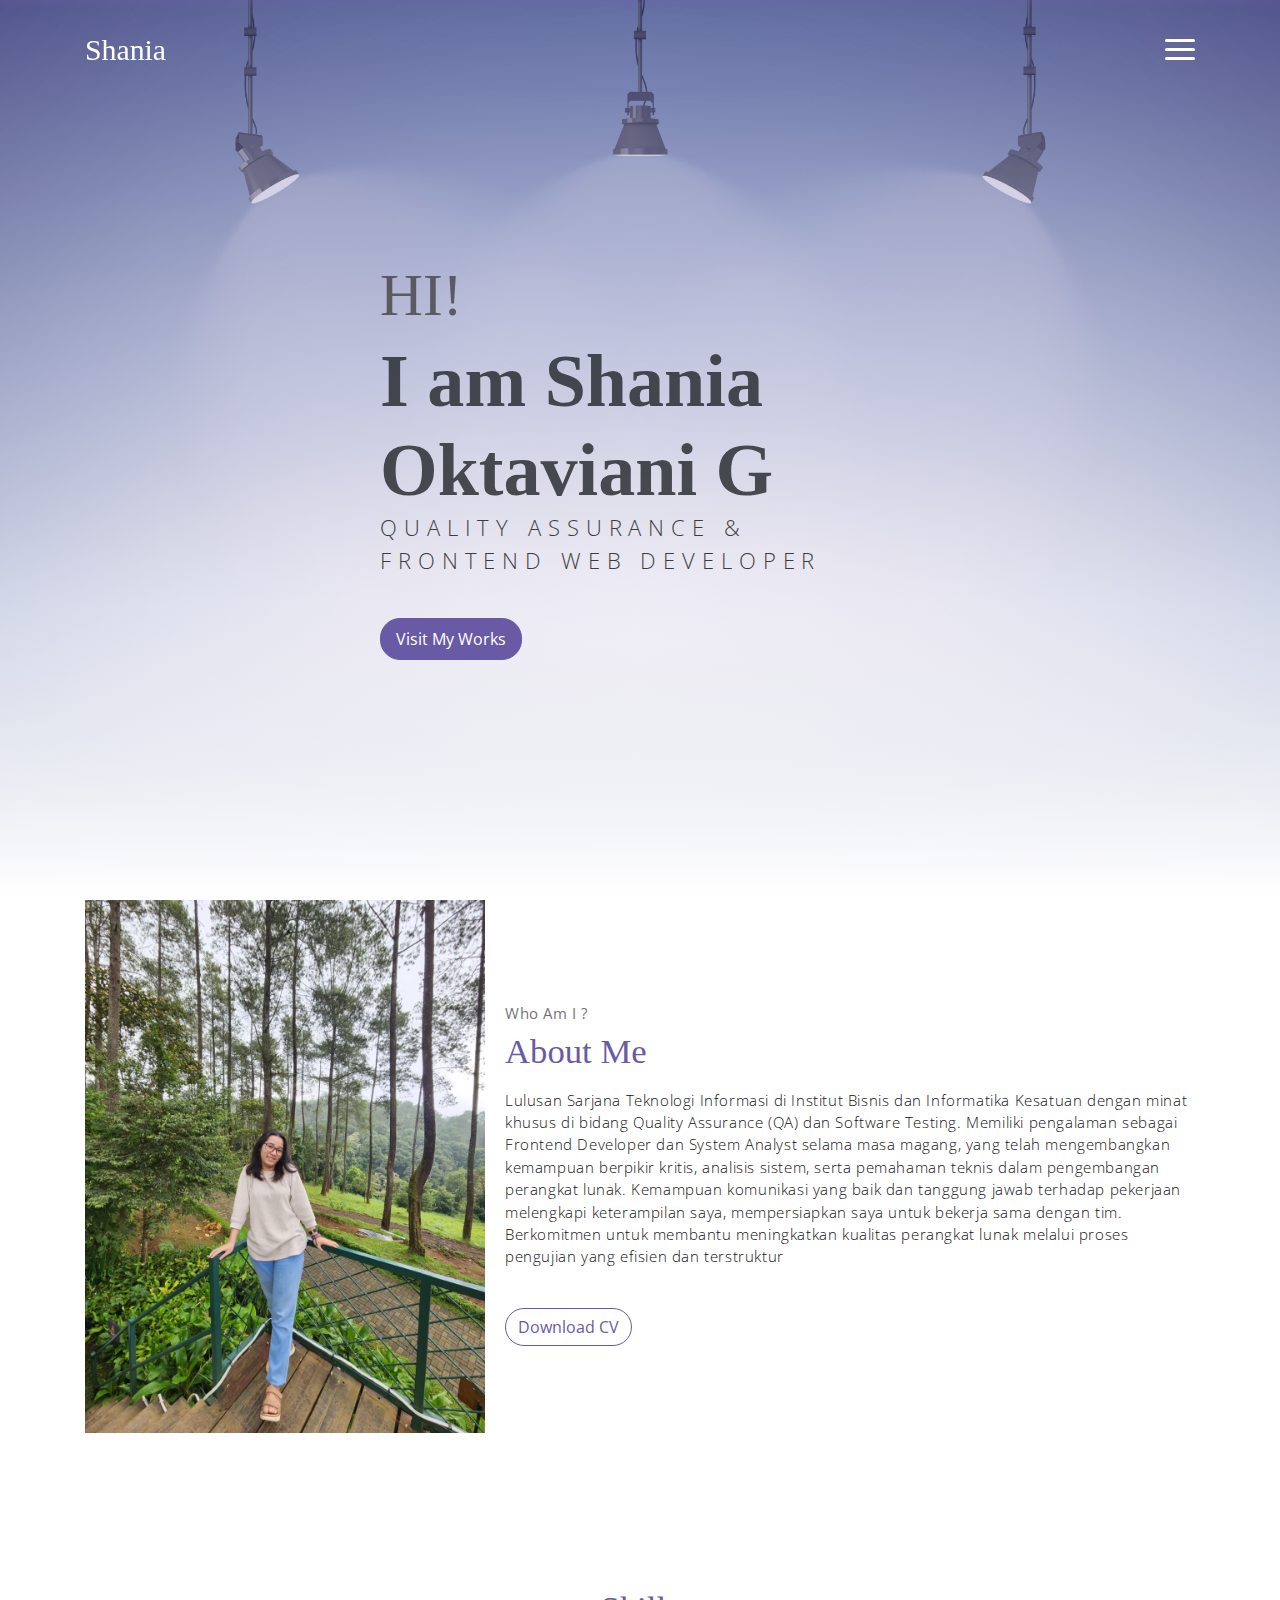
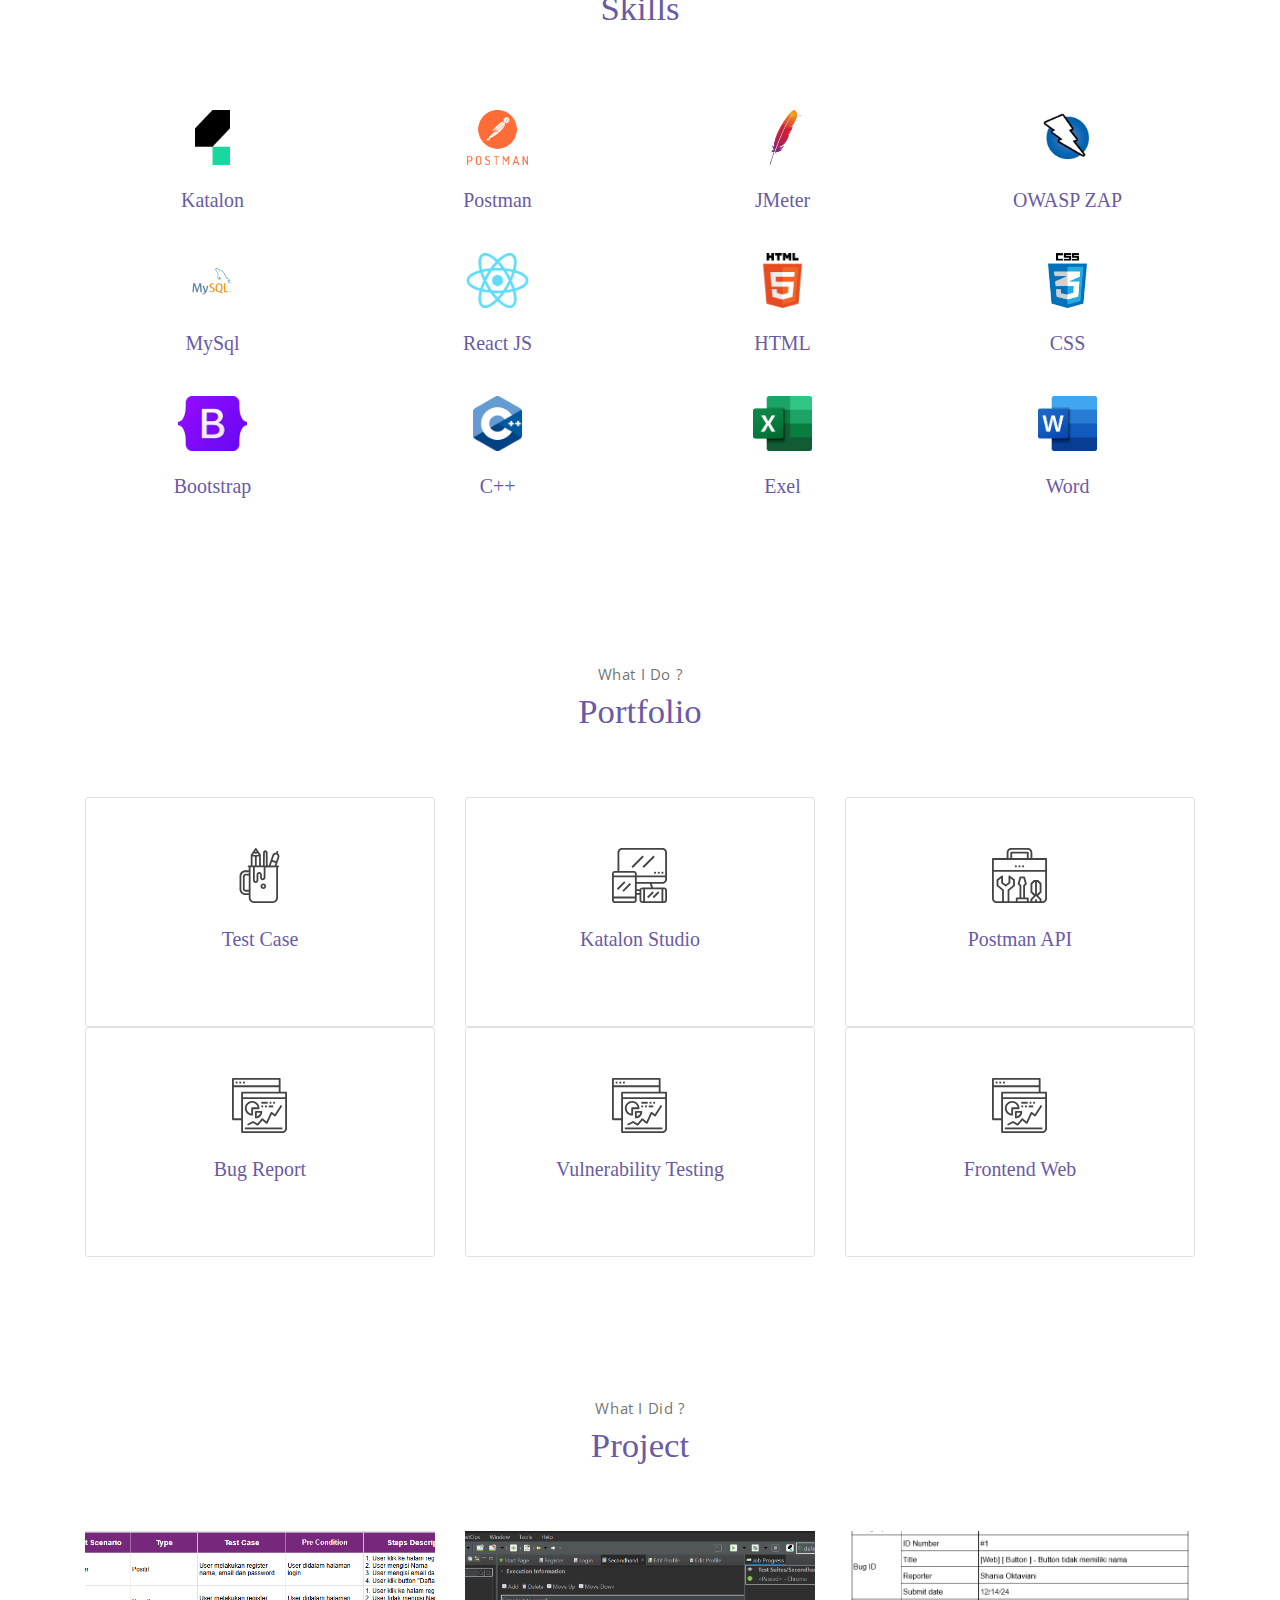
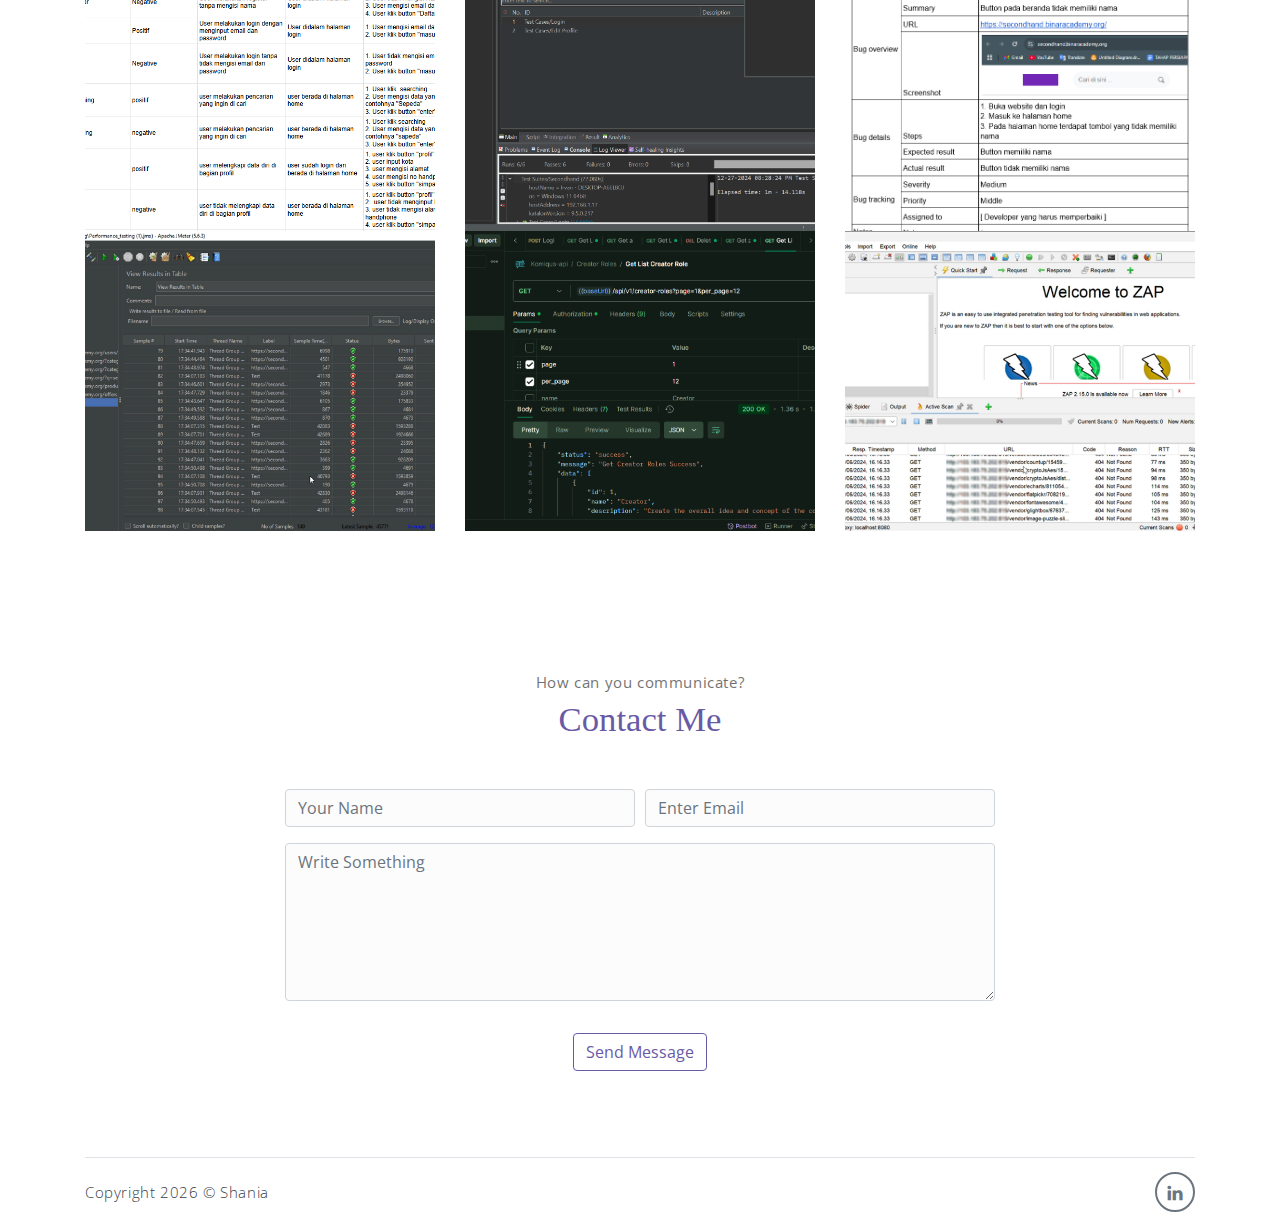
<file: index.html>
<!DOCTYPE html>
<html lang="en">
  <head>
    <meta charset="utf-8" />
    <meta
      name="viewport"
      content="width=device-width, initial-scale=1, shrink-to-fit=no"
    />
    <meta
      name="description"
      content="Explore the portfolio of a skilled QA Tester with expertise in ensuring software quality, bug tracking, and delivering seamless user experiences. Discover case studies, tools, and methodologies used to enhance software performance and reliability."
    />
    <meta name="author" content="Devcrud" />
    <title>
      Shania's Portfolio | Quality Assurance & Frontend Web Developer
    </title>
    <!-- Favicon -->
    <link rel="icon" href="assets/imgs/s.png" type="image/png" />
    <!-- font icons -->
    <link
      rel="stylesheet"
      href="assets/vendors/themify-icons/css/themify-icons.css"
    />
    <!-- Bootstrap + Meyawo main styles -->
    <link rel="stylesheet" href="assets/css/meyawo.css" />
  </head>
  <body data-spy="scroll" data-target=".navbar" data-offset="40" id="home">
    <!-- Page Navbar -->
    <nav class="custom-navbar" data-spy="affix" data-offset-top="20">
      <div class="container">
        <a class="logo" href="#">Shania</a>
        <ul class="nav">
          <li class="item">
            <a class="link" href="#home">Home</a>
          </li>
          <li class="item">
            <a class="link" href="#about">About</a>
          </li>
          <li class="item">
            <a class="link" href="#skills">Skills</a>
          </li>
          <li class="item">
            <a class="link" href="#portfolio">Portfolio</a>
          </li>
          <li class="item">
            <a class="link" href="#project">Project</a>
          </li>
          <li class="item">
            <a class="link" href="#contact">Contact</a>
          </li>
        </ul>
        <a
          href="javascript:void(0)"
          id="nav-toggle"
          class="hamburger hamburger--elastic"
        >
          <div class="hamburger-box">
            <div class="hamburger-inner"></div>
          </div>
        </a>
      </div>
    </nav>
    <!-- End of Page Navbar -->

    <!-- page header -->
    <header id="home" class="header">
      <div class="overlay"></div>
      <div class="header-content container">
        <h1 class="header-title">
          <span class="up">HI!</span>
          <span class="down">I am Shania Oktaviani G</span>
        </h1>
        <p class="header-subtitle">
          QUALITY ASSURANCE & <br />FRONTEND WEB DEVELOPER
        </p>

        <a href="#portfolio">
          <button class="btn btn-primary">Visit My Works</button>
        </a>
      </div>
    </header>
    <!-- end of page header -->

    <!-- about section -->
    <section class="section pt-0" id="about">
      <!-- container -->
      <div class="container text-center">
        <!-- about wrapper -->
        <div class="about">
          <div class="about-img-holder">
            <img src="assets/imgs/profile.jpg" class="about-img" />
          </div>
          <div class="about-caption">
            <p class="section-subtitle">Who Am I ?</p>
            <h2 class="section-title mb-3">About Me</h2>
            <p>
              Lulusan Sarjana Teknologi Informasi di Institut Bisnis dan
              Informatika Kesatuan dengan minat khusus di bidang Quality
              Assurance (QA) dan Software Testing. Memiliki pengalaman sebagai
              Frontend Developer dan System Analyst selama masa magang, yang
              telah mengembangkan kemampuan berpikir kritis, analisis sistem,
              serta pemahaman teknis dalam pengembangan perangkat lunak.
              Kemampuan komunikasi yang baik dan tanggung jawab terhadap
              pekerjaan melengkapi keterampilan saya, mempersiapkan saya untuk
              bekerja sama dengan tim. Berkomitmen untuk membantu meningkatkan
              kualitas perangkat lunak melalui proses pengujian yang efisien dan
              terstruktur
            </p>
            <a href="assets/doc/shan_cv.pdf" target="_blank">
              <button class="btn-rounded btn btn-outline-primary mt-4">
                Download CV
              </button>
            </a>
          </div>
        </div>
        <!-- end of about wrapper -->
      </div>
      <!-- end of container -->
    </section>
    <!-- end of about section -->

    <!-- skill section -->
    <section class="section" id="skills">
      <div class="container text-center">
        <h6 class="section-title mb-6">Skills</h6>
        <div class="row">
          <div class="col-md-3 col-6 p-3">
            <img
              src="assets/imgs/katalon.png"
              style="height: 55px"
              class="mb-4"
            />
            <h6 class="title">Katalon</h6>
          </div>
          <div class="col-md-3 col-6 p-3">
            <img
              src="assets/imgs/postman.png"
              style="height: 55px"
              class="mb-4"
            />
            <h6 class="title">Postman</h6>
          </div>
          <div class="col-md-3 col-6 p-3">
            <img
              src="assets/imgs/jmeter.png"
              style="height: 55px"
              class="mb-4"
            />
            <h6 class="title">JMeter</h6>
          </div>
          <div class="col-md-3 col-6 p-3">
            <img
              src="assets/imgs/owasp.png"
              style="height: 55px"
              class="mb-4"
            />
            <h6 class="title">OWASP ZAP</h6>
          </div>
          <div class="col-md-3 col-6 p-3">
            <img src="assets/imgs/sql.svg" style="height: 55px" class="mb-4" />
            <h6 class="title">MySql</h6>
          </div>
          <div class="col-md-3 col-6 p-3">
            <img
              src="assets/imgs/react.png"
              style="height: 55px"
              class="mb-4"
            />
            <h6 class="title">React JS</h6>
          </div>
          <div class="col-md-3 col-6 p-3">
            <img src="assets/imgs/html.png" style="height: 55px" class="mb-4" />
            <h6 class="title">HTML</h6>
          </div>
          <div class="col-md-3 col-6 p-3">
            <img src="assets/imgs/css.png" style="height: 55px" class="mb-4" />
            <h6 class="title">CSS</h6>
          </div>
          <div class="col-md-3 col-6 p-3">
            <img
              src="assets/imgs/bootstrap.png"
              style="height: 55px"
              class="mb-4"
            />
            <h6 class="title">Bootstrap</h6>
          </div>
          <div class="col-md-3 col-6 p-3">
            <img src="assets/imgs/cpp.png" style="height: 55px" class="mb-4" />
            <h6 class="title">C++</h6>
          </div>
          <div class="col-md-3 col-6 p-3">
            <img src="assets/imgs/exe.png" style="height: 55px" class="mb-4" />
            <h6 class="title">Exel</h6>
          </div>
          <div class="col-md-3 col-6 p-3">
            <img src="assets/imgs/word.png" style="height: 55px" class="mb-4" />
            <h6 class="title">Word</h6>
          </div>
        </div>
      </div>
    </section>

    <!-- portfolio section -->
    <section class="section" id="portfolio">
      <div class="container text-center">
        <p class="section-subtitle">What I Do ?</p>
        <h6 class="section-title mb-6">Portfolio</h6>
        <!-- row -->
        <div class="row">
          <div class="col-md-4">
            <div class="service-card">
              <div class="body">
                <img src="assets/imgs/pencil-case.svg" class="icon" />
                <h6 class="title">Test Case</h6>
                <div class="subtitle">
                  <p>
                    Created test cases for web and mobile using Spreadsheets.
                  </p>
                </div>
              </div>
            </div>
          </div>
          <div class="col-md-4">
            <div class="service-card">
              <div class="body">
                <img src="assets/imgs/responsive.svg" class="icon" />
                <h6 class="title">Katalon Studio</h6>
                <div class="subtitle">
                  <p>
                    Automation testing for web and mobile using Katalon Studio.
                  </p>
                </div>
              </div>
            </div>
          </div>
          <div class="col-md-4">
            <div class="service-card">
              <div class="body">
                <img src="assets/imgs/toolbox.svg" class="icon" />
                <h6 class="title">Postman API</h6>
                <div class="subtitle">
                  <p>API testing for web and mobile using Postman.</p>
                </div>
              </div>
            </div>
          </div>
          <div class="col-md-4">
            <div class="service-card">
              <div class="body">
                <img src="assets/imgs/analytics.svg" class="icon" />
                <h6 class="title">Bug Report</h6>
                <div class="subtitle">
                  <p>
                    Created bug report for web and mobile using Google Document.
                  </p>
                </div>
              </div>
            </div>
          </div>
          <div class="col-md-4">
            <div class="service-card">
              <div class="body">
                <img src="assets/imgs/analytics.svg" class="icon" />
                <h6 class="title">Vulnerability Testing</h6>
                <div class="subtitle">
                  <p>
                    Performed security assessments on web and mobile
                    applications using OWASP ZAP to identify vulnerabilities.
                  </p>
                </div>
              </div>
            </div>
          </div>
          <div class="col-md-4">
            <div class="service-card">
              <div class="body">
                <img src="assets/imgs/analytics.svg" class="icon" />
                <h6 class="title">Frontend Web</h6>
                <div class="subtitle">
                  <p>
                    Developed responsive and interactive web interfaces using
                    React.js.
                  </p>
                </div>
              </div>
            </div>
          </div>
        </div>
        <!-- end of row -->
      </div>
    </section>
    <!-- end of service section -->

    <!-- portfolio section -->
    <section class="section" id="project">
      <div class="container text-center">
        <p class="section-subtitle">What I Did ?</p>
        <h6 class="section-title mb-6">Project</h6>
        <!-- row -->
        <div class="row">
          <div class="col-md-4">
            <a
              href="https://docs.google.com/spreadsheets/d/1jQ_G0SIMCD8kkJg25L4HsJIUYGyi-kmePGwEMuD1Wt4/edit?usp=sharing"
              target="_blank"
              class="portfolio-card"
            >
              <img src="assets/imgs/test-case.png" class="portfolio-card-img" />
              <span class="portfolio-card-overlay">
                <span class="portfolio-card-caption">
                  <h5>Secondhand Scenario</h5>
                  <p class="font-weight-normal">Test Case</p>
                </span>
              </span>
            </a>
          </div>
          <div class="col-md-4">
            <a
              href="assets/doc/katalon-report.html"
              target="_blank"
              class="portfolio-card"
            >
              <img
                class="portfolio-card-img"
                src="assets/imgs/katalon-test.png"
                class="img-responsive rounded"
              />
              <span class="portfolio-card-overlay">
                <span class="portfolio-card-caption">
                  <h5>Secondhand Automation Test</h5>
                  <p class="font-weight-normal">KATALON</p>
                </span>
              </span>
            </a>
          </div>
          <div class="col-md-4">
            <a
              href="https://docs.google.com/document/d/146Sgu62ngHO5RmDXrvWI2LULvHDmw6q-2YFkojRzyzY/edit?usp=sharing"
              target="_blank"
              class="portfolio-card"
            >
              <img
                class="portfolio-card-img"
                src="assets/imgs/bug-report.png"
                class="img-responsive rounded"
              />
              <span class="portfolio-card-overlay">
                <span class="portfolio-card-caption">
                  <h5>Secondhand Bug</h5>
                  <p class="font-weight-normal">Bug Report</p>
                </span>
              </span>
            </a>
          </div>
          <div class="col-md-4">
            <a
              href="https://drive.google.com/file/d/1fqwlrIxGik3t9vhAxqo1BFWMnsKRtgGy/view?usp=sharing"
              target="_blank"
              class="portfolio-card"
            >
              <img
                class="portfolio-card-img"
                src="assets/imgs/load-test.png"
                class="img-responsive rounded"
              />
              <span class="portfolio-card-overlay">
                <span class="portfolio-card-caption">
                  <h5>Secondhand Load Test</h5>
                  <p class="font-weight-normal">JMETER</p>
                </span>
              </span>
            </a>
          </div>
          <div class="col-md-4">
            <a
              href="assets/doc/newman-report-api-test.html"
              target="_blank"
              class="portfolio-card"
            >
              <img
                class="portfolio-card-img"
                src="assets/imgs/postman-test.png"
                class="img-responsive rounded"
              />
              <span class="portfolio-card-overlay">
                <span class="portfolio-card-caption">
                  <h5>Komiqus API Test</h5>
                  <p class="font-weight-normal">POSTMAN & NEWMAN</p>
                </span>
              </span>
            </a>
          </div>
          <div class="col-md-4">
            <a
              href="https://docs.google.com/spreadsheets/d/1kGk33zQpKHTZbgfUni9UjHA3TcFSQ4vOSdi0YbwfBHY/edit?usp=sharing"
              target="_blank"
              class="portfolio-card"
            >
              <img
                class="portfolio-card-img"
                src="assets/imgs/vulnerability-test.png"
                class="img-responsive rounded"
              />
              <span class="portfolio-card-overlay">
                <span class="portfolio-card-caption">
                  <h5>Komiqus Vulnerability Test</h5>
                  <p class="font-weight-normal">OWASP ZAP</p>
                </span>
              </span>
            </a>
          </div>
        </div>
        <!-- end of row -->
      </div>
      <!-- end of container -->
    </section>
    <!-- end of portfolio section -->

    <!-- contact section -->
    <section class="section" id="contact">
      <div class="container text-center">
        <p class="section-subtitle">How can you communicate?</p>
        <h6 class="section-title mb-5">Contact Me</h6>
        <!-- contact form -->
        <form
          action=""
          class="contact-form col-md-10 col-lg-8 m-auto"
          id="contact-form"
        >
          <div class="form-row">
            <div class="form-group col-sm-6">
              <input
                type="text"
                size="50"
                class="form-control"
                placeholder="Your Name"
                name="from_name"
                required
              />
            </div>
            <div class="form-group col-sm-6">
              <input
                type="email"
                class="form-control"
                placeholder="Enter Email"
                name="from_email"
                required
              />
            </div>
            <div class="form-group col-sm-12">
              <textarea
                id="comment"
                rows="6"
                class="form-control"
                placeholder="Write Something"
                name="message"
              ></textarea>
            </div>
            <div class="form-group col-sm-12 mt-3">
              <input
                type="submit"
                value="Send Message"
                class="btn btn-outline-primary rounded"
              />
            </div>
          </div>
        </form>
        <!-- end of contact form -->
      </div>
      <!-- end of container -->
    </section>
    <!-- end of contact section -->

    <!-- footer -->
    <div class="container">
      <footer class="footer">
        <p class="mb-0">
          Copyright
          <script>
            document.write(new Date().getFullYear());
          </script>
          &copy; <a href="#">Shania</a>
        </p>
        <div class="social-links text-right m-auto ml-sm-auto">
          <a
            href="https://www.linkedin.com/in/shania-oktaviani-g-754260261/"
            class="link"
            target="_blank"
            ><i class="ti-linkedin"></i
          ></a>
        </div>
      </footer>
    </div>
    <!-- end of page footer -->

    <!-- core  -->
    <script src="assets/vendors/jquery/jquery-3.4.1.js"></script>
    <script src="assets/vendors/bootstrap/bootstrap.bundle.js"></script>

    <!-- bootstrap 3 affix -->
    <script src="assets/vendors/bootstrap/bootstrap.affix.js"></script>

    <!-- Meyawo js -->
    <script src="assets/js/meyawo.js"></script>

    <!-- emailjs -->
    <script
      type="text/javascript"
      src="https://cdn.emailjs.com/dist/email.min.js"
    ></script>
    <script type="text/javascript">
      (function () {
        emailjs.init("FC3VoWu8QPsa7zONm"); // Ganti dengan User ID Anda

        const form = document.getElementById("contact-form");
        const submitButton = form.querySelector("input[type='submit']"); // Mendapatkan tombol kirim

        form.addEventListener("submit", function (event) {
          event.preventDefault(); // Mencegah formulir dikirim secara default

          // Menonaktifkan tombol kirim dan mengganti teks menjadi "Sending..."
          submitButton.disabled = true;
          submitButton.value = "Sending...";

          // Mengirim formulir ke EmailJS
          emailjs.sendForm("service_p2m9kow", "template_nqhce0j", form).then(
            function (response) {
              // Mengaktifkan kembali tombol dan mengganti teks menjadi "Send Message"
              submitButton.disabled = false;
              submitButton.value = "Send Message";

              // Mengosongkan form setelah berhasil dikirim
              form.reset(); // Reset semua input dalam form

              // Memberikan notifikasi berhasil
              alert("Pesan Anda berhasil dikirim!", response);
            },
            function (error) {
              // Mengaktifkan kembali tombol dan mengganti teks menjadi "Send Message" jika terjadi kesalahan
              submitButton.disabled = false;
              submitButton.value = "Send Message";

              // Menampilkan pesan kesalahan
              alert("Terjadi kesalahan: " + error);
            }
          );
        });
      })();
    </script>
  </body>
</html>
</file>
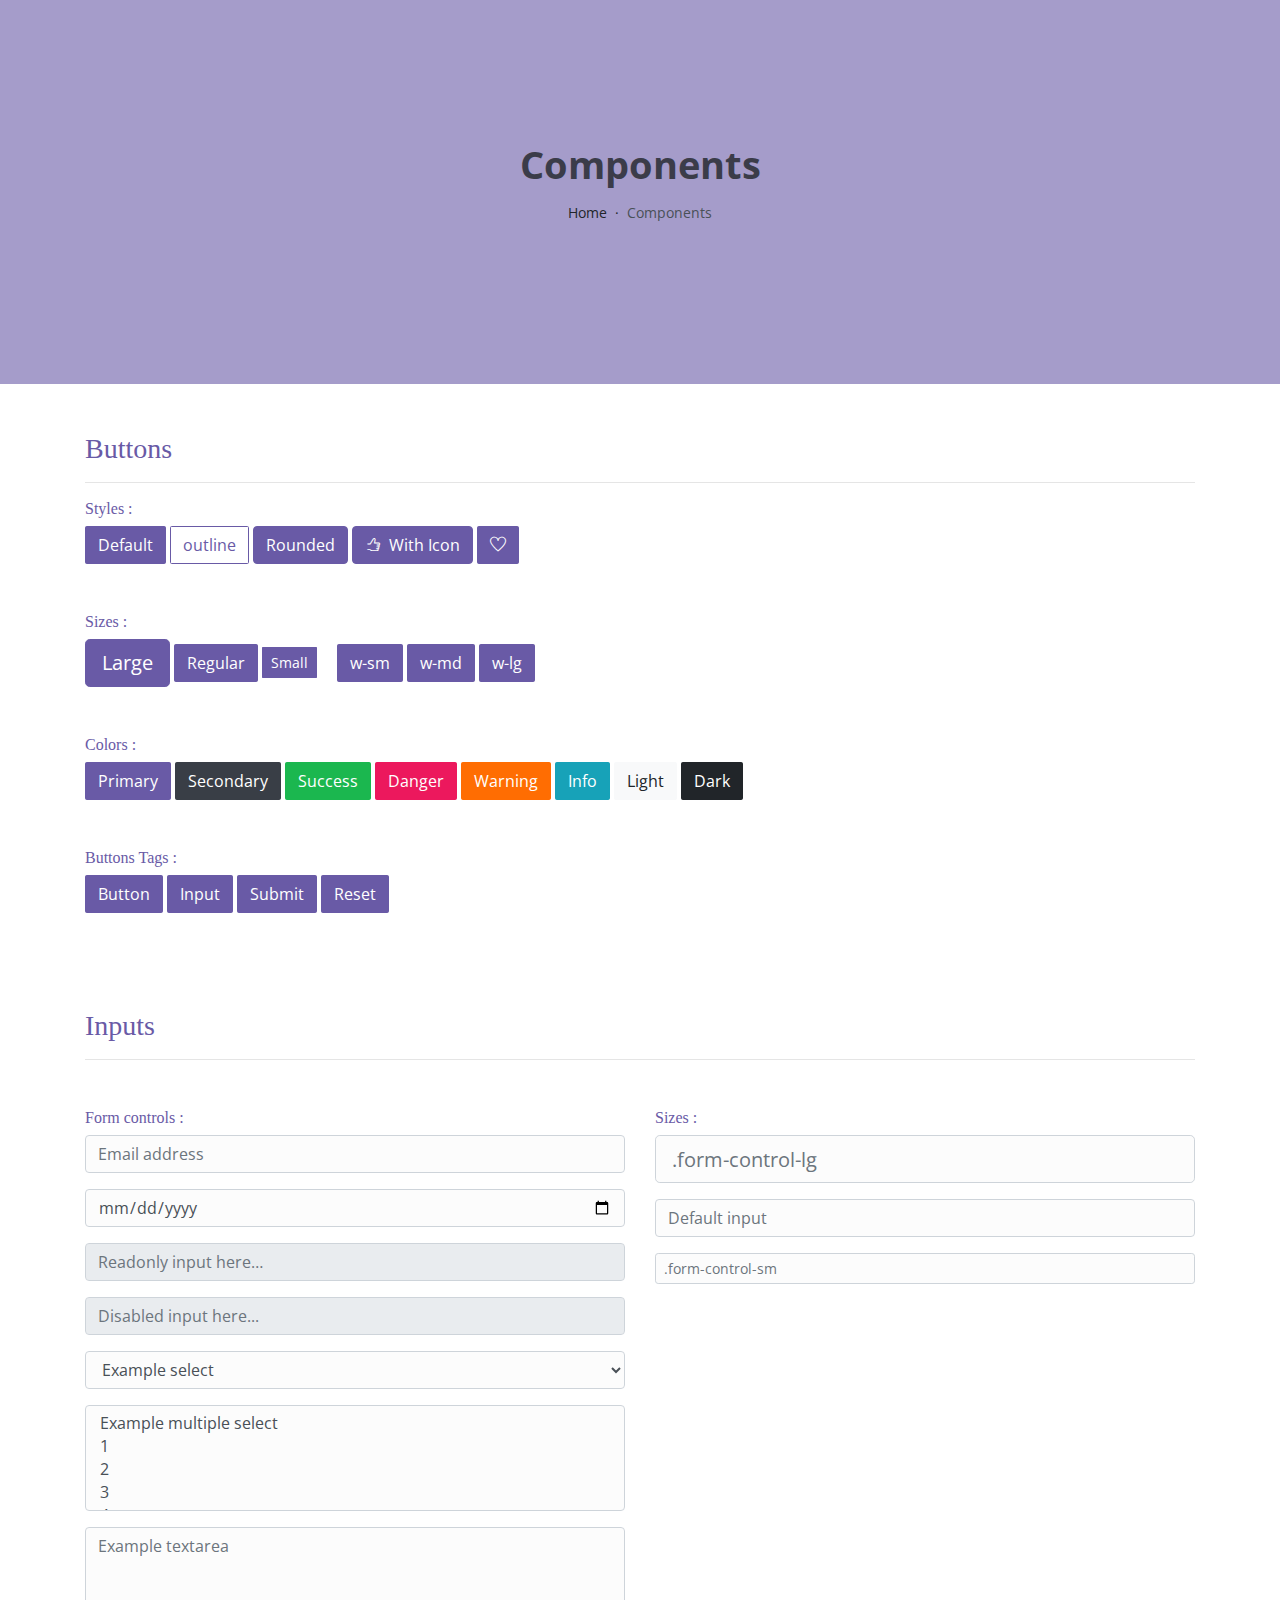
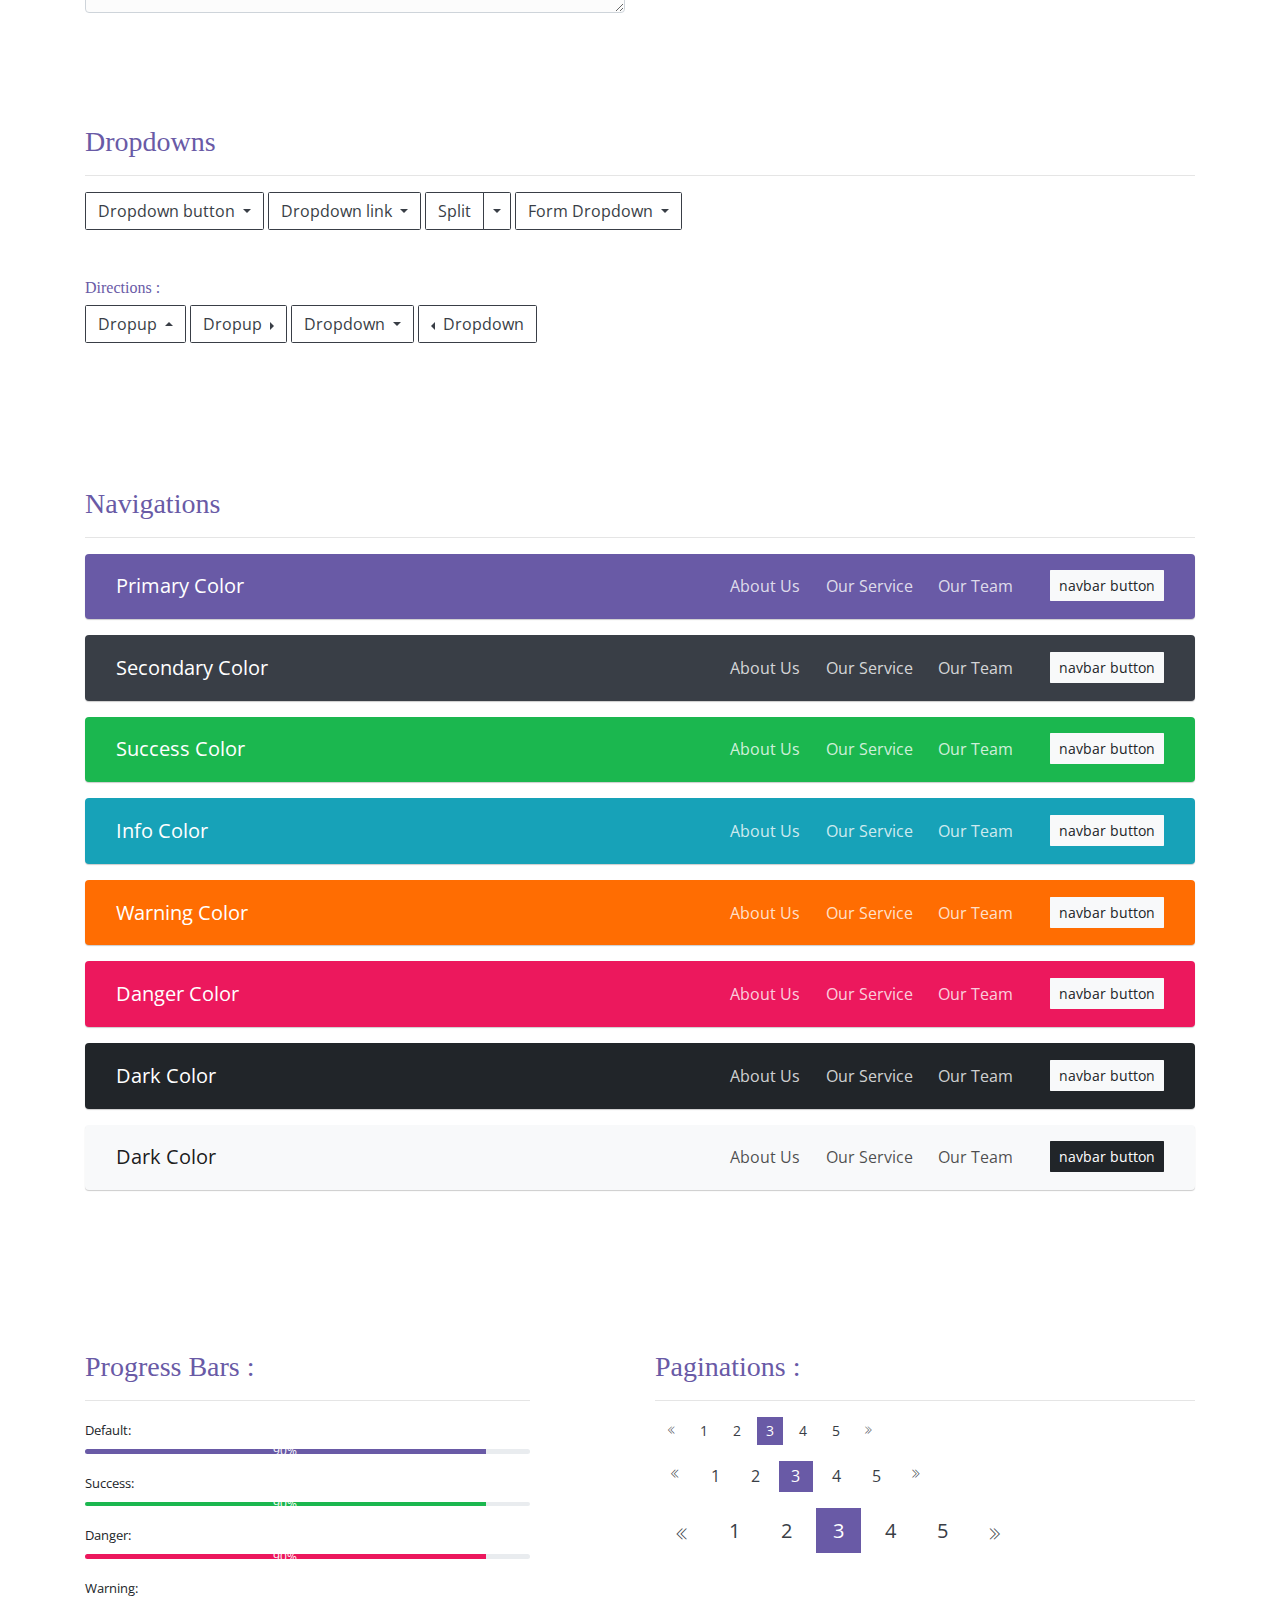
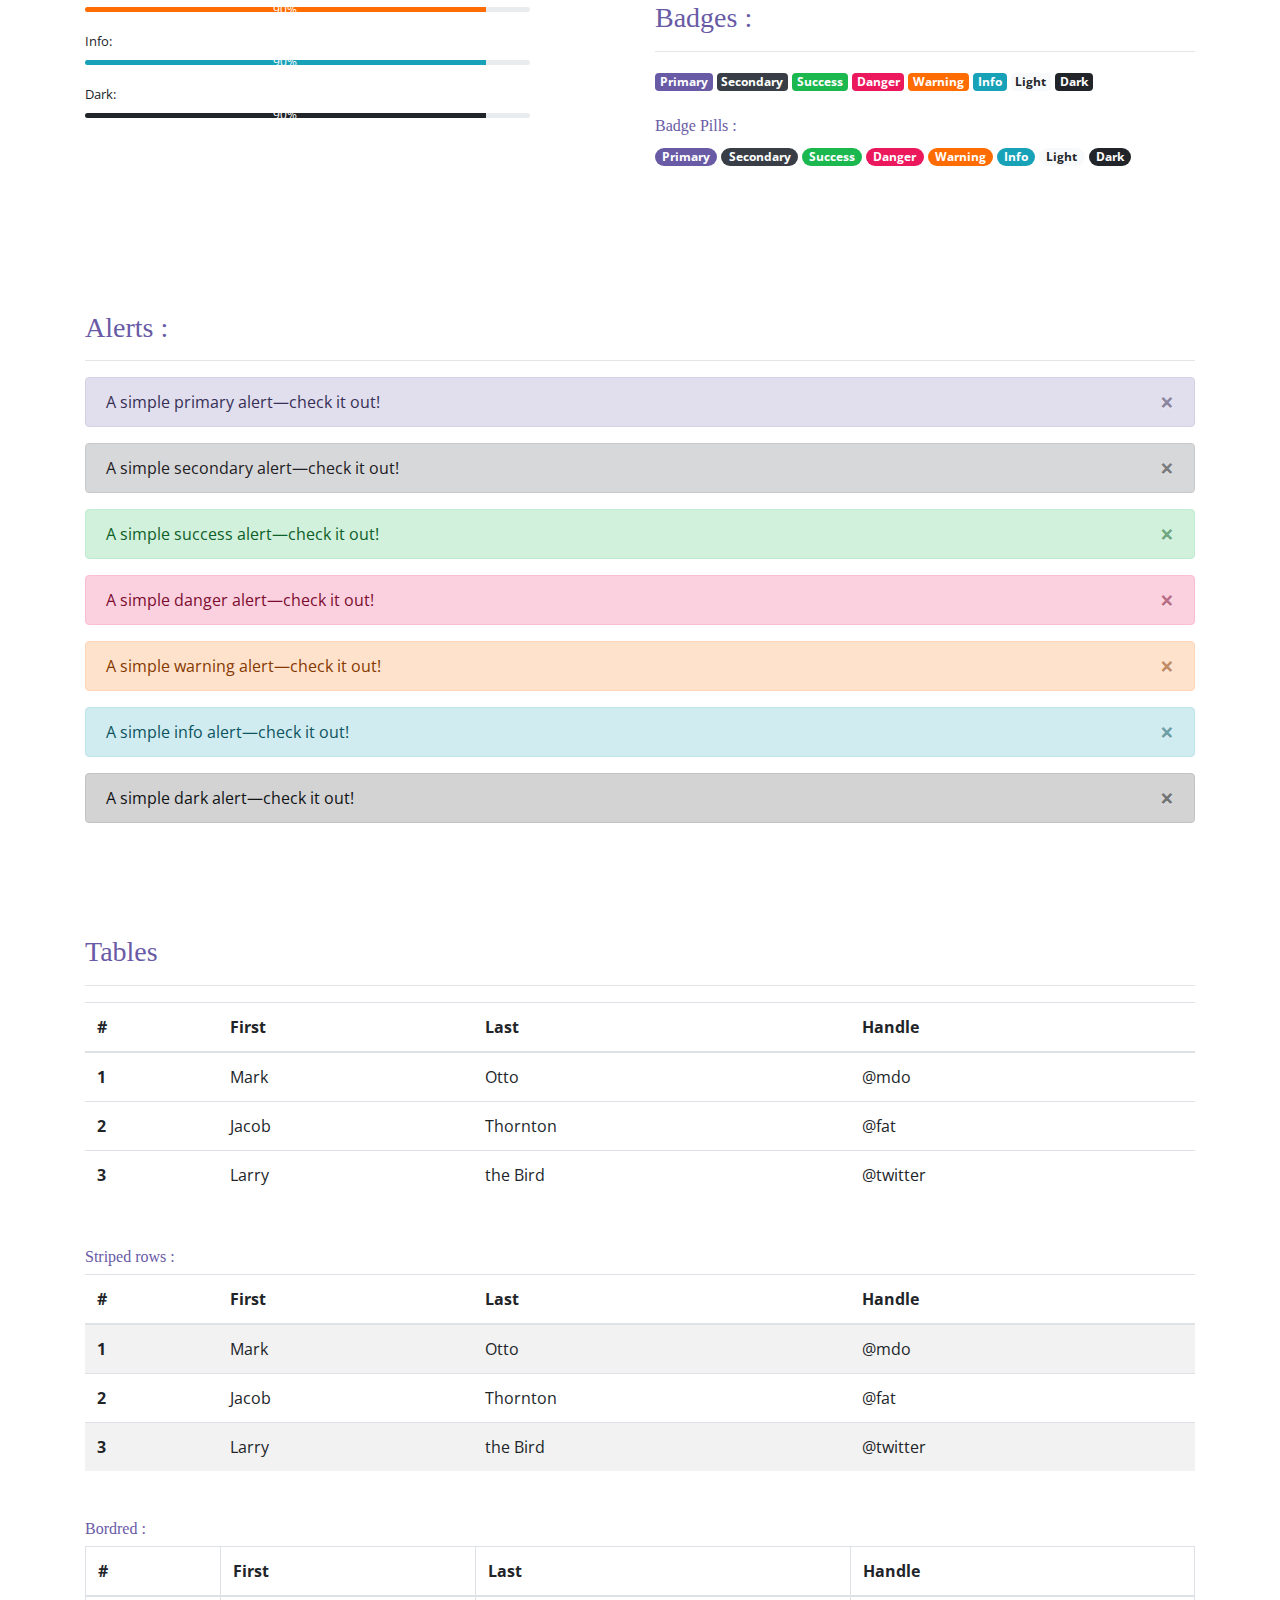
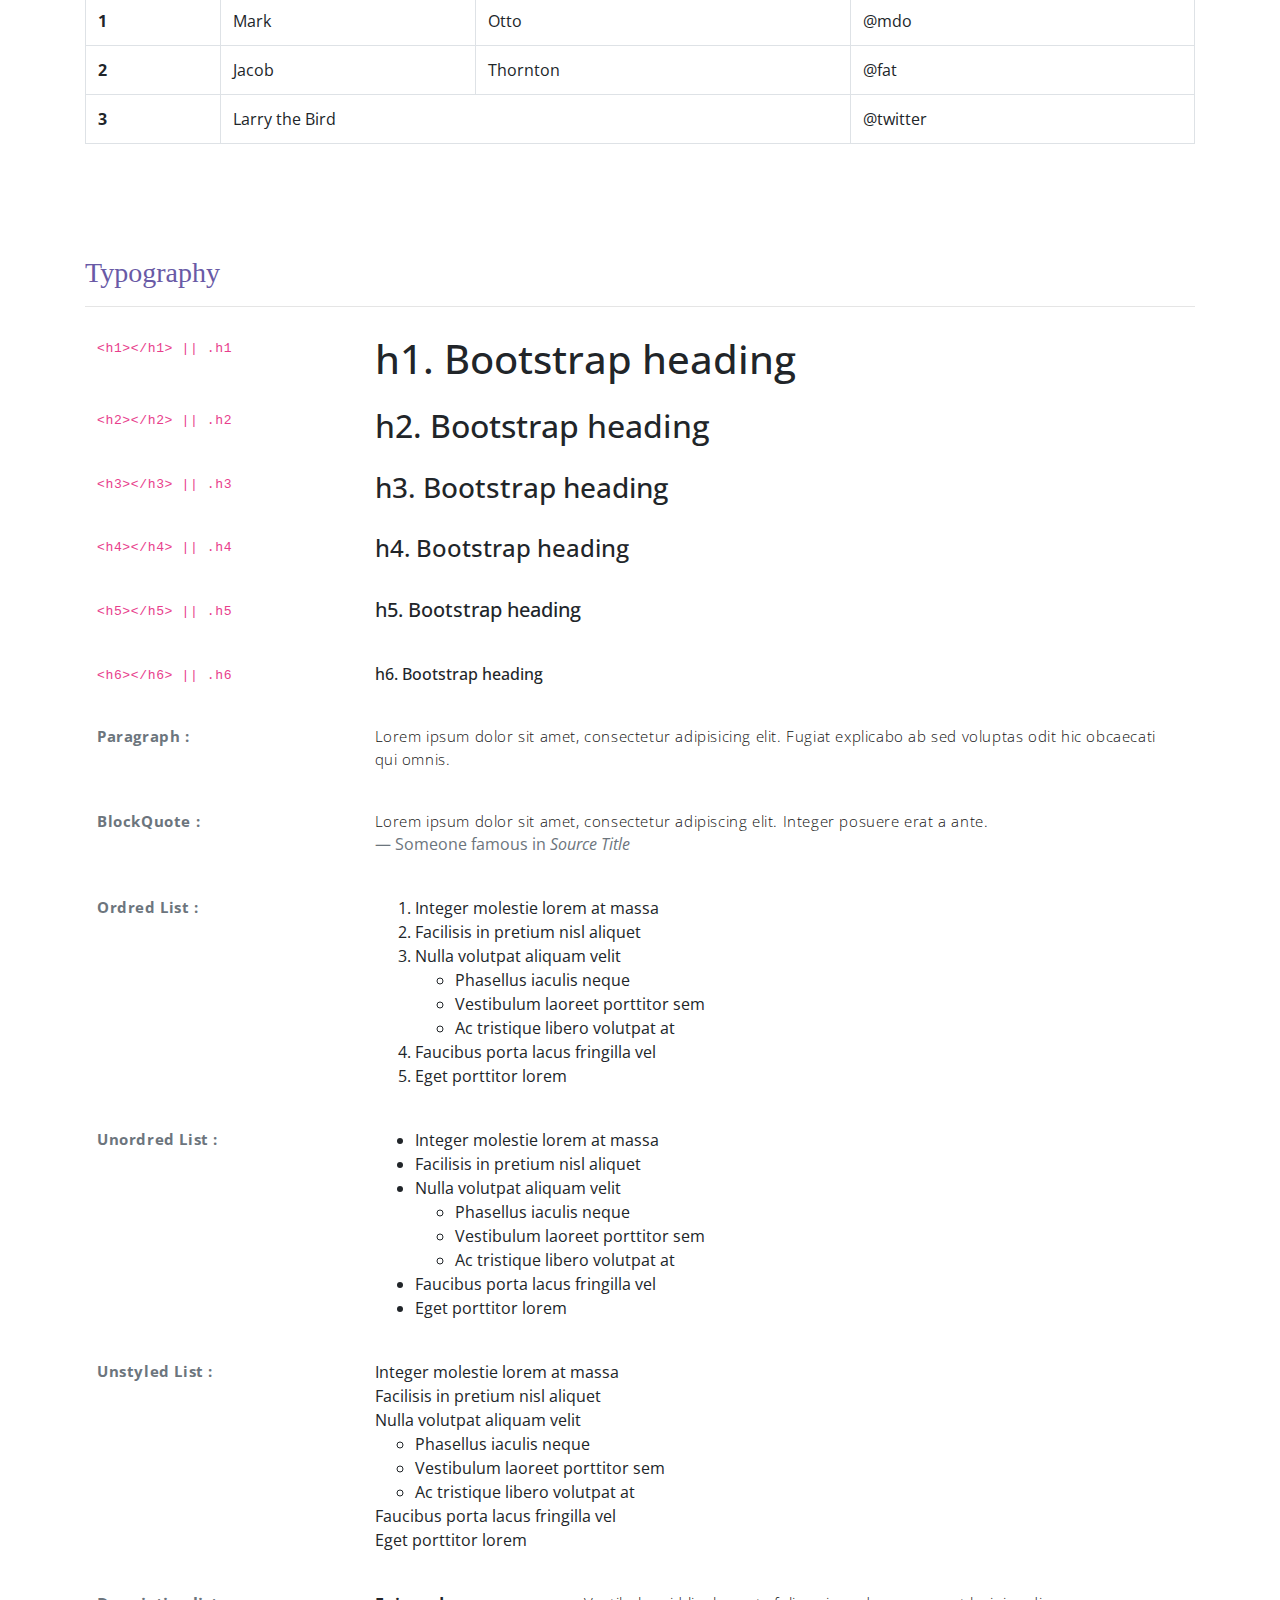
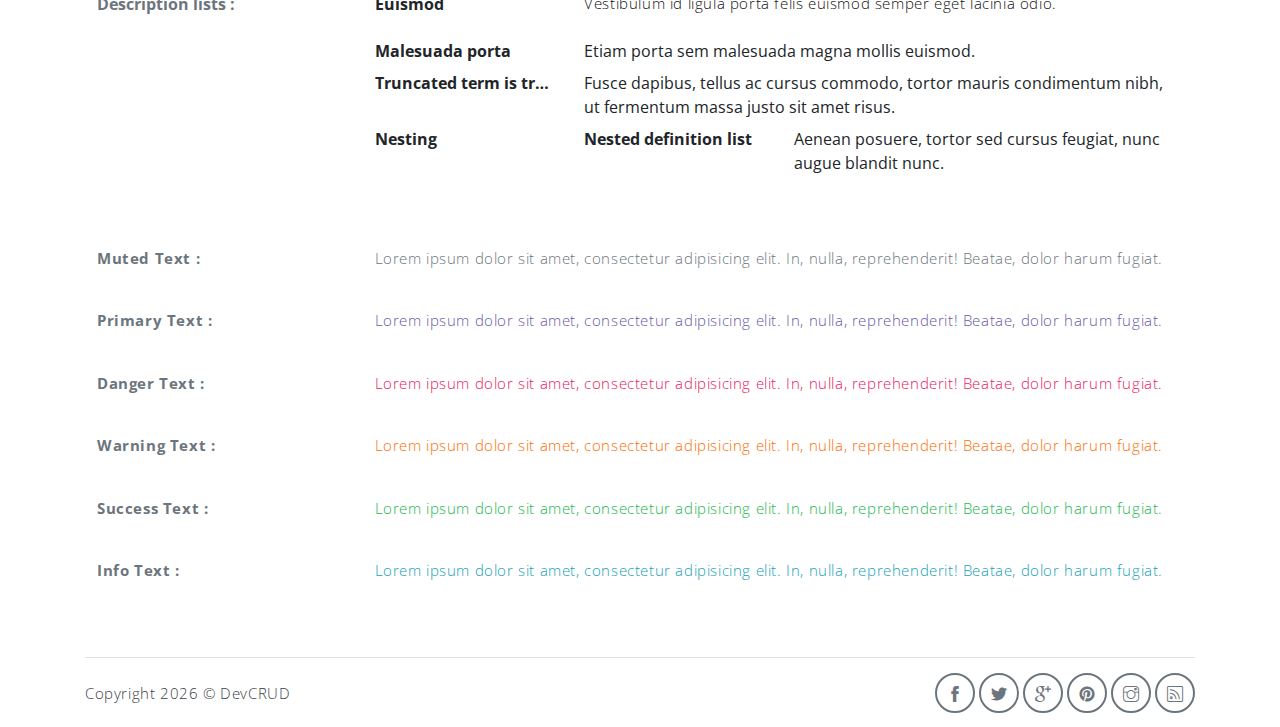
<file: components.html>
<!DOCTYPE html>
<html lang="en">
<head>
   <meta charset="utf-8">
   <meta name="viewport" content="width=device-width, initial-scale=1, shrink-to-fit=no">
   <meta name="description" content="Start your development with Meyawo landing page.">
   <meta name="author" content="Devcrud">
   <title>Meyawo Landing page | Components</title>
   <!-- font icons -->
   <link rel="stylesheet" href="assets/vendors/themify-icons/css/themify-icons.css">
   <!-- Bootstrap + Steller  -->
   <link rel="stylesheet" href="assets/css/meyawo.css">
</head>
<body>

   <!-- Page Header -->
   <header class="header header-mini"> 
      <div class="header-title">Components</div> 
      <nav aria-label="breadcrumb">
         <ol class="breadcrumb">
            <li class="breadcrumb-item"><a href="/">Home</a></li>
            <li class="breadcrumb-item active" aria-current="page">Components</li>
         </ol>
      </nav>
   </header> <!-- End Of Page Header -->

   <!-- main content -->
   <div class="container">

      <!-- Buttons -->
      <h3 class="mt-5">Buttons</h3>
      <hr>
      <h6 class="section-secondary-title">Styles :</h6>
      <button class="btn btn-primary">Default</button>
      <button class="btn btn-outline-primary">outline</button>
      <button class="btn btn-primary rounded">Rounded</button>
      <button class="btn btn-primary rounded"><i class="ti-thumb-up pr-1"></i> With Icon</button>
      <button class="btn btn-primary circle"><i class="ti-heart"></i></button>

      <h6 class="section-secondary-title mt-5">Sizes :</h6>
      <button class="btn btn-primary btn-lg">Large</button>
      <button class="btn btn-primary ">Regular</button>
      <button class="btn btn-primary btn-sm">Small</button>
      <button class="btn btn-primary w-sm ml-3">w-sm</button>
      <button class="btn btn-primary w-md">w-md</button>
      <button class="btn btn-primary w-lg">w-lg</button>

      <h6 class="section-secondary-title mt-5">Colors :</h6>          
      <button type="button" class="btn btn-primary">Primary</button>
      <button type="button" class="btn btn-secondary">Secondary</button>
      <button type="button" class="btn btn-success">Success</button>
      <button type="button" class="btn btn-danger">Danger</button>
      <button type="button" class="btn btn-warning">Warning</button>
      <button type="button" class="btn btn-info">Info</button>
      <button type="button" class="btn btn-light">Light</button>
      <button type="button" class="btn btn-dark">Dark</button>

      <h6 class="section-secondary-title mt-5">Buttons Tags :</h6>
      <button class="btn btn-primary" type="submit">Button</button>
      <input class="btn btn-primary" type="button" value="Input">
      <input class="btn btn-primary" type="submit" value="Submit">
      <input class="btn btn-primary" type="reset" value="Reset">
      
      <!-- devider -->
      <div class="py-5"></div>

      <!-- Inputs -->
      <h3>Inputs</h3>
      <hr>
      <div class="row mt-5">
         <div class="col-md-6">
            <h6 class="section-secondary-title">Form controls :</h6>        
            <div class="form-group">
               <input type="email" class="form-control" id="exampleFormControlInput1" placeholder="Email address">
            </div>
            <div class="form-group">
               <input type="date" class="form-control" id="exampleFormControlInput1" placeholder="Date">
            </div>
            <div class="form-group">
               <input class="form-control" type="text" placeholder="Readonly input here…" readonly>
            </div>
            <div class="form-group">
               <input class="form-control" id="disabledInput" type="text" placeholder="Disabled input here..." disabled>
            </div>
            <div class="form-group">
               <select class="form-control" id="exampleFormControlSelect1">
                  <option>Example select</option>
                  <option>1</option>
                  <option>2</option>
                  <option>3</option>
                  <option>4</option>
                  <option>5</option>
               </select>
            </div>
            <div class="form-group">
               <select multiple class="form-control" id="exampleFormControlSelect2">
                  <option>Example multiple select</option>
                  <option>1</option>
                  <option>2</option>
                  <option>3</option>
                  <option>4</option>
                  <option>5</option>
               </select>
            </div>
            <div class="form-group">
               <textarea class="form-control" id="exampleFormControlTextarea1" rows="3" placeholder="Example textarea"></textarea>
            </div>
         </div>
         <div class="col-md-6">
            <h6 class="section-secondary-title">Sizes :</h6>    
            <div class="form-group">
               <input class="form-control form-control-lg" type="text" placeholder=".form-control-lg">             
            </div>
            <div class="form-group">
               <input class="form-control" type="text" placeholder="Default input">
            </div>
            <div class="form-group">
               <input class="form-control form-control-sm" type="text" placeholder=".form-control-sm"> 
            </div>
         </div>
      </div> <!-- end of inputs -->   

      <!-- devider -->
      <div class="py-5"></div>             

      <!-- Dropdowns -->
      <h3 class="components-section-title font-weight-normal">Dropdowns</h3>
      <hr>
      <div class="dropdown d-inline-block">
         <button class="btn btn-outline-secondary dropdown-toggle" type="button" id="dropdownMenuButton" data-toggle="dropdown" aria-haspopup="true" aria-expanded="false">
         Dropdown button
         </button>
         <div class="dropdown-menu" aria-labelledby="dropdownMenuButton">
         <a class="dropdown-item" href="#">Action</a>
         <a class="dropdown-item" href="#">Another action</a>
         <a class="dropdown-item" href="#">Something else here</a>
         </div>
      </div>
      <div class="dropdown d-inline-block">
         <a class="btn btn-outline-secondary dropdown-toggle" href="#" role="button" id="dropdownMenuLink" data-toggle="dropdown" aria-haspopup="true" aria-expanded="false">
            Dropdown link
         </a>
         <div class="dropdown-menu" aria-labelledby="dropdownMenuLink">
            <a class="dropdown-item" href="#">Action</a>
            <a class="dropdown-item" href="#">Another action</a>
            <a class="dropdown-item" href="#">Something else here</a>
         </div>
      </div>
      <div class="btn-group">
         <button type="button" class="btn btn-outline-secondary">Split</button>
         <button type="button" class="btn btn-outline-secondary dropdown-toggle dropdown-toggle-split" data-toggle="dropdown" aria-haspopup="true" aria-expanded="false">
         <span class="sr-only">Toggle Dropdown</span>
         </button>
         <div class="dropdown-menu">
            <a class="dropdown-item" href="#">Action</a>
            <a class="dropdown-item" href="#">Another action</a>
            <a class="dropdown-item" href="#">Something else here</a>
            <div class="dropdown-divider"></div>
            <a class="dropdown-item" href="#">Separated link</a>
         </div>
      </div>
      <div class="btn-group">
         <button class="btn btn-outline-secondary dropdown-toggle" type="button" id="dropdownMenuButton" data-toggle="dropdown" aria-haspopup="true" aria-expanded="false">
            Form Dropdown
         </button>
         <div class="dropdown-menu form">
            <form class="px-4 py-3">
               <div class="form-group">
                  <input type="email" class="form-control" id="exampleDropdownFormEmail1" placeholder="email@example.com">
               </div>
               <div class="form-group">
                  <input type="password" class="form-control" id="exampleDropdownFormPassword1" placeholder="Password">
               </div>
               <div class="form-check mb-3">
                  <input type="checkbox" class="form-check-input" id="dropdownCheck">
                  <label class="form-check-label" for="dropdownCheck">
                     Remember me
                  </label>
               </div>
               <button type="submit" class="btn btn-primary btn-block">Sign in</button>
            </form>
            <div class="dropdown-divider"></div>
            <a class="dropdown-item" href="#"><small>New around here? Sign up</small></a>
            <a class="dropdown-item" href="#"><small>Forgot password?</small></a>
         </div>
      </div>       
      <h6 class="section-secondary-title mt-5">Directions :</h6>  
      <div class="btn-group dropup">
         <button type="button" class="btn btn-outline-secondary dropdown-toggle" data-toggle="dropdown" aria-haspopup="true" aria-expanded="false">
            Dropup
         </button>
         <div class="dropdown-menu">
            <a class="dropdown-item" href="#">Action</a>
            <a class="dropdown-item" href="#">Another action</a>
            <a class="dropdown-item" href="#">Something else here</a>
            <div class="dropdown-divider"></div>
            <a class="dropdown-item" href="#">Separated link</a>
         </div>
      </div>
      <div class="btn-group dropright">
         <button type="button" class="btn btn-outline-secondary dropdown-toggle" data-toggle="dropdown" aria-haspopup="true" aria-expanded="false">
            Dropup
         </button>
         <div class="dropdown-menu">
            <a class="dropdown-item" href="#">Action</a>
            <a class="dropdown-item" href="#">Another action</a>
            <a class="dropdown-item" href="#">Something else here</a>
            <div class="dropdown-divider"></div>
            <a class="dropdown-item" href="#">Separated link</a>
         </div>
      </div>
      <div class="btn-group">
         <button type="button" class="btn btn-outline-secondary dropdown-toggle" data-toggle="dropdown" aria-haspopup="true" aria-expanded="false">
            Dropdown
         </button>
         <div class="dropdown-menu">
            <a class="dropdown-item" href="#">Action</a>
            <a class="dropdown-item" href="#">Another action</a>
            <a class="dropdown-item" href="#">Something else here</a>
            <div class="dropdown-divider"></div>
            <a class="dropdown-item" href="#">Separated link</a>
         </div>
      </div>
      <div class="btn-group dropleft">
         <button type="button" class="btn btn-outline-secondary dropdown-toggle" data-toggle="dropdown" aria-haspopup="true" aria-expanded="false">
            Dropdown
         </button>
         <div class="dropdown-menu">
            <a class="dropdown-item" href="#">Action</a>
            <a class="dropdown-item" href="#">Another action</a>
            <a class="dropdown-item" href="#">Something else here</a>
            <div class="dropdown-divider"></div>
            <a class="dropdown-item" href="#">Separated link</a>
         </div>
      </div> <!-- end of Dropdowns -->  

      <!-- devider -->
      <div class="py-5"></div>   

      <!-- navbars -->
      <h3 class="components-section-title font-weight-normal mt-5">Navigations</h3>
      <hr>
      <nav class="navbar navbar-expand-sm navbar-dark bg-primary rounded shadow mb-3">
         <div class="container">
            <a class="navbar-brand" href="#">Primary Color</a>
            <button class="navbar-toggler ml-auto" type="button" data-toggle="collapse" data-target="#navbarSupportedContent" aria-controls="navbarSupportedContent" aria-expanded="false" aria-label="Toggle navigation">
            <span class="navbar-toggler-icon"></span>
            </button>
            <div class="collapse navbar-collapse" id="navbarSupportedContent">
               <ul class="navbar-nav ml-auto"> 
                  <li class="nav-item">
                     <a class="nav-link" href="#about">About Us</a>
                  </li>
                  <li class="nav-item">
                     <a class="nav-link" href="#service">Our Service</a>
                  </li>
                  <li class="nav-item">
                     <a class="nav-link" href="#team">Our Team</a>
                  </li>
                  <li class="nav-item">
                     <a href="#book-table" class="ml-4 mt-1 btn btn-light btn-sm">navbar button</a>
                  </li>
               </ul>                       
            </div>
         </div>
      </nav>
      <nav class="navbar navbar-expand-sm navbar-dark bg-secondary rounded shadow mb-3">
         <div class="container">
            <a class="navbar-brand" href="#">Secondary Color</a>
            <button class="navbar-toggler ml-auto" type="button" data-toggle="collapse" data-target="#navbarSupportedContent" aria-controls="navbarSupportedContent" aria-expanded="false" aria-label="Toggle navigation">
            <span class="navbar-toggler-icon"></span>
            </button>
            <div class="collapse navbar-collapse" id="navbarSupportedContent">
               <ul class="navbar-nav ml-auto"> 
                  <li class="nav-item">
                     <a class="nav-link" href="#about">About Us</a>
                  </li>
                  <li class="nav-item">
                     <a class="nav-link" href="#service">Our Service</a>
                  </li>
                  <li class="nav-item">
                     <a class="nav-link" href="#team">Our Team</a>
                  </li>
                  <li class="nav-item">
                     <a href="#book-table" class="ml-4 mt-1 btn btn-light btn-sm">navbar button</a>
                  </li>
               </ul>                       
            </div>
         </div>
      </nav>
      <nav class="navbar navbar-expand-sm navbar-dark bg-success rounded shadow mb-3">
         <div class="container">
            <a class="navbar-brand" href="#">Success Color</a>
            <button class="navbar-toggler ml-auto" type="button" data-toggle="collapse" data-target="#navbarSupportedContent" aria-controls="navbarSupportedContent" aria-expanded="false" aria-label="Toggle navigation">
            <span class="navbar-toggler-icon"></span>
            </button>
            <div class="collapse navbar-collapse" id="navbarSupportedContent">
               <ul class="navbar-nav ml-auto"> 
                  <li class="nav-item">
                     <a class="nav-link" href="#about">About Us</a>
                  </li>
                  <li class="nav-item">
                     <a class="nav-link" href="#service">Our Service</a>
                  </li>
                  <li class="nav-item">
                     <a class="nav-link" href="#team">Our Team</a>
                  </li>
                  <li class="nav-item">
                     <a href="#book-table" class="ml-4 mt-1 btn btn-light btn-sm">navbar button</a>
                  </li>
               </ul>                       
            </div>
         </div>
      </nav>
      <nav class="navbar navbar-expand-sm navbar-dark bg-info rounded shadow mb-3">
         <div class="container">
            <a class="navbar-brand" href="#">Info Color</a>
            <button class="navbar-toggler ml-auto" type="button" data-toggle="collapse" data-target="#navbarSupportedContent" aria-controls="navbarSupportedContent" aria-expanded="false" aria-label="Toggle navigation">
            <span class="navbar-toggler-icon"></span>
            </button>
            <div class="collapse navbar-collapse" id="navbarSupportedContent">
               <ul class="navbar-nav ml-auto"> 
                  <li class="nav-item">
                     <a class="nav-link" href="#about">About Us</a>
                  </li>
                  <li class="nav-item">
                     <a class="nav-link" href="#service">Our Service</a>
                  </li>
                  <li class="nav-item">
                     <a class="nav-link" href="#team">Our Team</a>
                  </li>
                  <li class="nav-item">
                     <a href="#book-table" class="ml-4 mt-1 btn btn-light btn-sm">navbar button</a>
                  </li>
               </ul>                       
            </div>
         </div>
      </nav>
      <nav class="navbar navbar-expand-sm navbar-dark bg-warning rounded shadow mb-3">
         <div class="container">
            <a class="navbar-brand" href="#">Warning Color</a>
            <button class="navbar-toggler ml-auto" type="button" data-toggle="collapse" data-target="#navbarSupportedContent" aria-controls="navbarSupportedContent" aria-expanded="false" aria-label="Toggle navigation">
            <span class="navbar-toggler-icon"></span>
            </button>
            <div class="collapse navbar-collapse" id="navbarSupportedContent">
               <ul class="navbar-nav ml-auto"> 
                  <li class="nav-item">
                     <a class="nav-link" href="#about">About Us</a>
                  </li>
                  <li class="nav-item">
                     <a class="nav-link" href="#service">Our Service</a>
                  </li>
                  <li class="nav-item">
                     <a class="nav-link" href="#team">Our Team</a>
                  </li>
                  <li class="nav-item">
                     <a href="#book-table" class="ml-4 mt-1 btn btn-light btn-sm">navbar button</a>
                  </li>
               </ul>                       
            </div>
         </div>
      </nav>
      <nav class="navbar navbar-expand-sm navbar-dark bg-danger rounded shadow mb-3">
         <div class="container">
            <a class="navbar-brand" href="#">Danger Color</a>
            <button class="navbar-toggler ml-auto" type="button" data-toggle="collapse" data-target="#navbarSupportedContent" aria-controls="navbarSupportedContent" aria-expanded="false" aria-label="Toggle navigation">
            <span class="navbar-toggler-icon"></span>
            </button>
            <div class="collapse navbar-collapse" id="navbarSupportedContent">
               <ul class="navbar-nav ml-auto"> 
                  <li class="nav-item">
                     <a class="nav-link" href="#about">About Us</a>
                  </li>
                  <li class="nav-item">
                     <a class="nav-link" href="#service">Our Service</a>
                  </li>
                  <li class="nav-item">
                     <a class="nav-link" href="#team">Our Team</a>
                  </li>
                  <li class="nav-item">
                     <a href="#book-table" class="ml-4 mt-1 btn btn-light btn-sm">navbar button</a>
                  </li>
               </ul>                       
            </div>
         </div>
      </nav>
      <nav class="navbar navbar-expand-sm navbar-dark bg-dark rounded shadow mb-3">
         <div class="container">
            <a class="navbar-brand" href="#">Dark Color</a>
            <button class="navbar-toggler ml-auto" type="button" data-toggle="collapse" data-target="#navbarSupportedContent" aria-controls="navbarSupportedContent" aria-expanded="false" aria-label="Toggle navigation">
            <span class="navbar-toggler-icon"></span>
            </button>
            <div class="collapse navbar-collapse" id="navbarSupportedContent">
               <ul class="navbar-nav ml-auto"> 
                  <li class="nav-item">
                     <a class="nav-link" href="#about">About Us</a>
                  </li>
                  <li class="nav-item">
                     <a class="nav-link" href="#service">Our Service</a>
                  </li>
                  <li class="nav-item">
                     <a class="nav-link" href="#team">Our Team</a>
                  </li>
                  <li class="nav-item">
                     <a href="#book-table" class="ml-4 mt-1 btn btn-light btn-sm">navbar button</a>
                  </li>
               </ul>                       
            </div>
         </div>
      </nav>
      <nav class="navbar navbar-expand-sm navbar-light bg-light rounded shadow mb-3">
         <div class="container">
            <a class="navbar-brand" href="#">Dark Color</a>
            <button class="navbar-toggler ml-auto" type="button" data-toggle="collapse" data-target="#navbarSupportedContent" aria-controls="navbarSupportedContent" aria-expanded="false" aria-label="Toggle navigation">
            <span class="navbar-toggler-icon"></span>
            </button>
            <div class="collapse navbar-collapse" id="navbarSupportedContent">
               <ul class="navbar-nav ml-auto"> 
                  <li class="nav-item">
                     <a class="nav-link" href="#about">About Us</a>
                  </li>
                  <li class="nav-item">
                     <a class="nav-link" href="#service">Our Service</a>
                  </li>
                  <li class="nav-item">
                     <a class="nav-link" href="#team">Our Team</a>
                  </li>
                  <li class="nav-item">
                     <a href="#book-table" class="ml-4 mt-1 btn btn-dark btn-sm">navbar button</a>
                  </li>
               </ul>                       
            </div>
         </div>
      </nav>
      <!-- End of navbars -->

      <!-- devider -->
      <div class="py-5"></div>   
      
      <!-- progress bars -->
      <div class="row justify-content-between">
         <div class="col-md-5">
            <h3 class="components-section-title font-weight-normal mt-5">Progress Bars :</h3>
            <hr>
            <small>Default: </small>
            <div class="progress mt-2 mb-3">
               <div class="progress-bar" role="progressbar" style="width: 90%" aria-valuenow="25" aria-valuemin="0" aria-valuemax="100"><span>90%</span></div>
            </div>
            <small>Success:</small>
            <div class="progress mt-2 mb-3">
               <div class="progress-bar bg-success" role="progressbar" style="width: 90%" aria-valuenow="25" aria-valuemin="0" aria-valuemax="100"><span>90%</span></div>
            </div>
            <small>Danger:</small>
            <div class="progress mt-2 mb-3">
               <div class="progress-bar bg-danger" role="progressbar" style="width: 90%" aria-valuenow="25" aria-valuemin="0" aria-valuemax="100"><span>90%</span></div>
            </div>
            <small>Warning:</small>
            <div class="progress mt-2 mb-3">
               <div class="progress-bar bg-warning" role="progressbar" style="width: 90%" aria-valuenow="25" aria-valuemin="0" aria-valuemax="100"><span>90%</span></div>
            </div>
            <small>Info:</small>
            <div class="progress mt-2 mb-3">
               <div class="progress-bar bg-info" role="progressbar" style="width: 90%" aria-valuenow="25" aria-valuemin="0" aria-valuemax="100"><span>90%</span></div>
            </div>
            <small>Dark:</small>
            <div class="progress mt-2 mb-3">
               <div class="progress-bar bg-dark" role="progressbar" style="width: 90%" aria-valuenow="25" aria-valuemin="0" aria-valuemax="100"><span>90%</span></div>
            </div>
         </div>
         <div class="col-md-6">
            <h3 class="components-section-title font-weight-normal mt-5">Paginations :</h3>
            <hr>
            <nav aria-label="Page navigation example">
               <ul class="pagination pagination-sm">
                  <li class="page-item"><a class="page-link" href="#"><i class="ti-angle-double-left"></i></a></li>
                  <li class="page-item"><a class="page-link" href="#">1</a></li>
                  <li class="page-item"><a class="page-link" href="#">2</a></li>
                  <li class="page-item active"><a class="page-link" href="#">3</a></li>
                  <li class="page-item"><a class="page-link" href="#">4</a></li>
                  <li class="page-item"><a class="page-link" href="#">5</a></li>
                  <li class="page-item"><a class="page-link" href="#"><i class="ti-angle-double-right"></i></a></li>
               </ul>
            </nav>
            <nav aria-label="Page navigation example">
               <ul class="pagination">
               <li class="page-item"><a class="page-link" href="#"><i class="ti-angle-double-left"></i></a></li>
                  <li class="page-item"><a class="page-link" href="#">1</a></li>
                  <li class="page-item"><a class="page-link" href="#">2</a></li>
                  <li class="page-item active"><a class="page-link" href="#">3</a></li>
                  <li class="page-item"><a class="page-link" href="#">4</a></li>
                  <li class="page-item"><a class="page-link" href="#">5</a></li>
                  <li class="page-item"><a class="page-link" href="#"><i class="ti-angle-double-right"></i></a></li>
               </ul>
            </nav>
            <nav aria-label="Page navigation example">
               <ul class="pagination pagination-lg">
                  <li class="page-item"><a class="page-link" href="#"><i class="ti-angle-double-left"></i></a></li>
                  <li class="page-item"><a class="page-link" href="#">1</a></li>
                  <li class="page-item"><a class="page-link" href="#">2</a></li>
                  <li class="page-item active"><a class="page-link" href="#">3</a></li>
                  <li class="page-item"><a class="page-link" href="#">4</a></li>
                  <li class="page-item"><a class="page-link" href="#">5</a></li>
                  <li class="page-item"><a class="page-link" href="#"><i class="ti-angle-double-right"></i></a></li>
               </ul>
            </nav>

            <!-- Badges -->
            <h3 class="components-section-title font-weight-normal mt-5">Badges :</h3>
            <hr>
            <span class="badge badge-primary">Primary</span>
            <span class="badge badge-secondary">Secondary</span>
            <span class="badge badge-success">Success</span>
            <span class="badge badge-danger">Danger</span>
            <span class="badge badge-warning">Warning</span>
            <span class="badge badge-info">Info</span>
            <span class="badge badge-light">Light</span>
            <span class="badge badge-dark">Dark</span>
            <h6 class="section-secondary-title mt-4 mb-2">Badge Pills :</h6>
            <span class="badge badge-pill badge-primary">Primary</span>
            <span class="badge badge-pill badge-secondary">Secondary</span>
            <span class="badge badge-pill badge-success">Success</span>
            <span class="badge badge-pill badge-danger">Danger</span>
            <span class="badge badge-pill badge-warning">Warning</span>
            <span class="badge badge-pill badge-info">Info</span>
            <span class="badge badge-pill badge-light">Light</span>
            <span class="badge badge-pill badge-dark">Dark</span>
         </div>
      </div> <!-- End of Progress bars -->

      <!-- devider -->
      <div class="py-5"></div>  

      <!-- Alerts -->
      <h3 class="components-section-title font-weight-normal mt-5">Alerts :</h3>
      <hr>
      <div class="alert alert-primary alert-dismissible fade show" role="alert">
         A simple primary alert—check it out!
         <button type="button" class="close" data-dismiss="alert" aria-label="Close">
            <span aria-hidden="true">&times;</span>
         </button>
      </div>
      <div class="alert alert-secondary alert-dismissible fade show" role="alert">
         A simple secondary alert—check it out!
         <button type="button" class="close" data-dismiss="alert" aria-label="Close">
            <span aria-hidden="true">&times;</span>
         </button>
      </div>
      <div class="alert alert-success alert-dismissible fade show" role="alert">
         A simple success alert—check it out!
         <button type="button" class="close" data-dismiss="alert" aria-label="Close">
            <span aria-hidden="true">&times;</span>
         </button>
      </div>
      <div class="alert alert-danger alert-dismissible fade show" role="alert">
         A simple danger alert—check it out!
         <button type="button" class="close" data-dismiss="alert" aria-label="Close">
            <span aria-hidden="true">&times;</span>
         </button>
      </div>
      <div class="alert alert-warning alert-dismissible fade show" role="alert">
         A simple warning alert—check it out!
         <button type="button" class="close" data-dismiss="alert" aria-label="Close">
            <span aria-hidden="true">&times;</span>
         </button>
      </div>
      <div class="alert alert-info alert-dismissible fade show" role="alert">
         A simple info alert—check it out!
         <button type="button" class="close" data-dismiss="alert" aria-label="Close">
            <span aria-hidden="true">&times;</span>
         </button>
      </div>
      <div class="alert alert-dark alert-dismissible fade show" role="alert">
         A simple dark alert—check it out!
         <button type="button" class="close" data-dismiss="alert" aria-label="Close">
            <span aria-hidden="true">&times;</span>
         </button>
      </div>
      <!-- end of alerts -->

      <!-- devider -->
      <div class="py-5"></div> 
   
      <!-- tables -->
      <h3 class="components-section-title">Tables</h3>
      <hr>
      <table class="table">
         <thead>
            <tr>
               <th scope="col">#</th>
               <th scope="col">First</th>
               <th scope="col">Last</th>
               <th scope="col">Handle</th>
            </tr>
         </thead>
         <tbody>
            <tr>
               <th scope="row">1</th>
               <td>Mark</td>
               <td>Otto</td>
               <td>@mdo</td>
            </tr>
            <tr>
               <th scope="row">2</th>
               <td>Jacob</td>
               <td>Thornton</td>
               <td>@fat</td>
            </tr>
            <tr>
               <th scope="row">3</th>
               <td>Larry</td>
               <td>the Bird</td>
               <td>@twitter</td>
            </tr>
         </tbody>
      </table>

      <h6 class="section-secondary-title mt-5">Striped rows :</h6>
      <table class="table table-striped">
         <thead>
            <tr>
               <th scope="col">#</th>
               <th scope="col">First</th>
               <th scope="col">Last</th>
               <th scope="col">Handle</th>
            </tr>
         </thead>
         <tbody>
            <tr>
               <th scope="row">1</th>
               <td>Mark</td>
               <td>Otto</td>
               <td>@mdo</td>
            </tr>
            <tr>
               <th scope="row">2</th>
               <td>Jacob</td>
               <td>Thornton</td>
               <td>@fat</td>
            </tr>
            <tr>
               <th scope="row">3</th>
               <td>Larry</td>
               <td>the Bird</td>
               <td>@twitter</td>
            </tr>
         </tbody>
      </table>

      <h6 class="section-secondary-title mt-5">Bordred :</h6>
      <table class="table table-bordered">
         <thead>
            <tr>
               <th scope="col">#</th>
               <th scope="col">First</th>
               <th scope="col">Last</th>
               <th scope="col">Handle</th>
            </tr>
         </thead>
         <tbody>
            <tr>
               <th scope="row">1</th>
               <td>Mark</td>
               <td>Otto</td>
               <td>@mdo</td>
            </tr>
            <tr>
               <th scope="row">2</th>
               <td>Jacob</td>
               <td>Thornton</td>
               <td>@fat</td>
            </tr>
            <tr>
               <th scope="row">3</th>
               <td colspan="2">Larry the Bird</td>
               <td>@twitter</td>
            </tr>
         </tbody>
      </table>
      <!-- end of tables -->

      <!-- devider -->
      <div class="py-5"></div> 

      <!-- typography -->
      <h3 class="components-section-title">Typography</h3>
      <hr>
      <table class="table table-borderless v-align-center">
         <tbody>
            <tr>
               <td>
                  <p><code class="highlighter-rouge">&lt;h1&gt;&lt;/h1&gt; || .h1</code></p>
               </td>
               <td class="w-75"><span class="h1">h1. Bootstrap heading</span></td>
            </tr>
            <tr>
               <td>
                  <p><code class="highlighter-rouge">&lt;h2&gt;&lt;/h2&gt; || .h2</code></p>
               </td>
               <td><span class="h2">h2. Bootstrap heading</span></td>
            </tr>
            <tr>
               <td>
                  <p><code class="highlighter-rouge">&lt;h3&gt;&lt;/h3&gt; || .h3</code></p>
               </td>
               <td><span class="h3">h3. Bootstrap heading</span></td>
            </tr>
            <tr>
               <td>
                  <p><code class="highlighter-rouge">&lt;h4&gt;&lt;/h4&gt; || .h4</code></p>
               </td>
               <td><span class="h4">h4. Bootstrap heading</span></td>
            </tr>
            <tr>
               <td>
                  <p><code class="highlighter-rouge">&lt;h5&gt;&lt;/h5&gt; || .h5</code></p>
               </td>
               <td><span class="h5">h5. Bootstrap heading</span></td>
            </tr>
            <tr>
               <td>
                  <p><code class="highlighter-rouge">&lt;h6&gt;&lt;/h6&gt; || .h6</code></p>
               </td>
               <td><span class="h6">h6. Bootstrap heading</span></td>
            </tr>
            <tr>
               <td>
                  <p class="font-weight-bold text-muted">Paragraph :</p>
               </td>
               <td><p>Lorem ipsum dolor sit amet, consectetur adipisicing elit. Fugiat explicabo ab sed voluptas odit hic obcaecati qui omnis.</p></td>
            </tr>
            <tr>
               <td>
                  <p class="font-weight-bold text-muted">BlockQuote :</p>
               </td>
               <td>
                  <blockquote class="blockquote">
                     <p class="mb-0">Lorem ipsum dolor sit amet, consectetur adipiscing elit. Integer posuere erat a ante.</p>
                     <footer class="blockquote-footer">Someone famous in <cite title="Source Title">Source Title</cite></footer>
                  </blockquote>
               </td>
            </tr>

            <tr>
               <td><p class="font-weight-bold text-muted">Ordred List :</p></td>
               <td>
                  <ol>
                     <li>Integer molestie lorem at massa</li>
                     <li>Facilisis in pretium nisl aliquet</li>
                     <li>Nulla volutpat aliquam velit
                        <ul>
                           <li>Phasellus iaculis neque</li>
                           <li>Vestibulum laoreet porttitor sem</li>
                           <li>Ac tristique libero volutpat at</li>
                        </ul>
                     </li>
                     <li>Faucibus porta lacus fringilla vel</li>
                     <li>Eget porttitor lorem</li>
                  </ol>
               </td>
            </tr>
            <tr>
               <td><p class="font-weight-bold text-muted">Unordred List :</p></td>
               <td>
                  <ul >
                     <li>Integer molestie lorem at massa</li>
                     <li>Facilisis in pretium nisl aliquet</li>
                     <li>Nulla volutpat aliquam velit
                        <ul>
                           <li>Phasellus iaculis neque</li>
                           <li>Vestibulum laoreet porttitor sem</li>
                           <li>Ac tristique libero volutpat at</li>
                        </ul>
                     </li>
                     <li>Faucibus porta lacus fringilla vel</li>
                     <li>Eget porttitor lorem</li>
                  </ul>
               </td>
            </tr>
            <tr>
               <td><p class="font-weight-bold text-muted">Unstyled List :</p></td>
               <td>
                  <ul class="list-unstyled">
                     <li>Integer molestie lorem at massa</li>
                     <li>Facilisis in pretium nisl aliquet</li>
                     <li>Nulla volutpat aliquam velit
                        <ul>
                           <li>Phasellus iaculis neque</li>
                           <li>Vestibulum laoreet porttitor sem</li>
                           <li>Ac tristique libero volutpat at</li>
                        </ul>
                     </li>
                     <li>Faucibus porta lacus fringilla vel</li>
                     <li>Eget porttitor lorem</li>
                  </ul>
               </td>
            </tr>
            <tr>
               <td class="font-weight-bold text-muted">Description lists : </td>
               <td>
                  <dl class="row">
                     <dt class="col-sm-3">Euismod</dt>
                     <dd class="col-sm-9">
                        <p>Vestibulum id ligula porta felis euismod semper eget lacinia odio.</p>
                     </dd>

                     <dt class="col-sm-3">Malesuada porta</dt>
                     <dd class="col-sm-9">Etiam porta sem malesuada magna mollis euismod.</dd>

                     <dt class="col-sm-3 text-truncate">Truncated term is truncated</dt>
                     <dd class="col-sm-9">Fusce dapibus, tellus ac cursus commodo, tortor mauris condimentum nibh, ut fermentum massa justo sit amet risus.</dd>

                     <dt class="col-sm-3">Nesting</dt>
                     <dd class="col-sm-9">
                        <dl class="row">
                           <dt class="col-sm-4">Nested definition list</dt>
                           <dd class="col-sm-8">Aenean posuere, tortor sed cursus feugiat, nunc augue blandit nunc.</dd>
                        </dl>
                     </dd>
                  </dl>
               </td>
            </tr>
            <tr>
               <td>
                  <p class="font-weight-bold text-muted">Muted Text :</p>
               </td>
               <td>
                  <p class="text-muted">Lorem ipsum dolor sit amet, consectetur adipisicing elit. In, nulla, reprehenderit! Beatae, dolor harum fugiat.</p>
               </td>
            </tr>
            <tr>
               <td>
                  <p class="font-weight-bold text-muted">Primary Text :</p>
               </td>
               <td>
                  <p class="text-primary">Lorem ipsum dolor sit amet, consectetur adipisicing elit. In, nulla, reprehenderit! Beatae, dolor harum fugiat.</p>
               </td>
            </tr>
            <tr>
               <td>
                  <p class="font-weight-bold text-muted">Danger Text :</p>
               </td>
               <td>
                  <p class="text-danger">Lorem ipsum dolor sit amet, consectetur adipisicing elit. In, nulla, reprehenderit! Beatae, dolor harum fugiat.</p>
               </td>
            </tr>
            <tr>
               <td>
                  <p class="font-weight-bold text-muted">Warning Text :</p>
               </td>
               <td>
                  <p class="text-warning">Lorem ipsum dolor sit amet, consectetur adipisicing elit. In, nulla, reprehenderit! Beatae, dolor harum fugiat.</p>
               </td>
            </tr>
            <tr>
               <td>
                  <p class="font-weight-bold text-muted">Success Text :</p>
               </td>
               <td>
                  <p class="text-success">Lorem ipsum dolor sit amet, consectetur adipisicing elit. In, nulla, reprehenderit! Beatae, dolor harum fugiat.</p>
               </td>
            </tr>
            <tr>
               <td>
                  <p class="font-weight-bold text-muted">Info Text :</p>
               </td>
               <td>
                  <p class="text-info">Lorem ipsum dolor sit amet, consectetur adipisicing elit. In, nulla, reprehenderit! Beatae, dolor harum fugiat.</p>
               </td>
            </tr>
         </tbody>
      </table>
   </div>
   <!-- end of typography -->

   <!-- footer -->
    <div class="container mt-5">
        <footer class="footer">       
            <p class="mb-0">Copyright <script>document.write(new Date().getFullYear())</script> &copy; <a href="http://www.devcrud.com">DevCRUD</a></p>
            <div class="social-links text-right m-auto ml-sm-auto">
                <a href="javascript:void(0)" class="link"><i class="ti-facebook"></i></a>
                <a href="javascript:void(0)" class="link"><i class="ti-twitter-alt"></i></a>
                <a href="javascript:void(0)" class="link"><i class="ti-google"></i></a>
                <a href="javascript:void(0)" class="link"><i class="ti-pinterest-alt"></i></a>
                <a href="javascript:void(0)" class="link"><i class="ti-instagram"></i></a>
                <a href="javascript:void(0)" class="link"><i class="ti-rss"></i></a>
            </div>
        </footer>
    </div> <!-- end of page footer -->
   
   <!-- core  -->
   <script src="assets/vendors/jquery/jquery-3.4.1.js"></script>
   <script src="assets/vendors/bootstrap/bootstrap.bundle.js"></script>

</body>
</html>
</file>
<file: assets/vendors/themify-icons/css/themify-icons.css>
@font-face {
	font-family: 'themify';
	src:url("../fonts/themify.eot?-fvbane");
	src:url("../fonts/themify.eot?#iefix-fvbane") format("embedded-opentype"),
		url("../fonts/themify.woff?-fvbane") format("woff"),
		url("../fonts/themify.ttf?-fvbane") format("truetype"),
		url("../fonts/themify.svg?-fvbane#themify") format("svg");
	font-weight: normal;
	font-style: normal;
}

[class^="ti-"], [class*=" ti-"] {
	font-family: 'themify';
	speak: none;
	font-style: normal;
	font-weight: normal;
	font-variant: normal;
	text-transform: none;
	line-height: 1;

	/* Better Font Rendering =========== */
	-webkit-font-smoothing: antialiased;
	-moz-osx-font-smoothing: grayscale;
}

.ti-wand:before {
	content: "\e600";
}
.ti-volume:before {
	content: "\e601";
}
.ti-user:before {
	content: "\e602";
}
.ti-unlock:before {
	content: "\e603";
}
.ti-unlink:before {
	content: "\e604";
}
.ti-trash:before {
	content: "\e605";
}
.ti-thought:before {
	content: "\e606";
}
.ti-target:before {
	content: "\e607";
}
.ti-tag:before {
	content: "\e608";
}
.ti-tablet:before {
	content: "\e609";
}
.ti-star:before {
	content: "\e60a";
}
.ti-spray:before {
	content: "\e60b";
}
.ti-signal:before {
	content: "\e60c";
}
.ti-shopping-cart:before {
	content: "\e60d";
}
.ti-shopping-cart-full:before {
	content: "\e60e";
}
.ti-settings:before {
	content: "\e60f";
}
.ti-search:before {
	content: "\e610";
}
.ti-zoom-in:before {
	content: "\e611";
}
.ti-zoom-out:before {
	content: "\e612";
}
.ti-cut:before {
	content: "\e613";
}
.ti-ruler:before {
	content: "\e614";
}
.ti-ruler-pencil:before {
	content: "\e615";
}
.ti-ruler-alt:before {
	content: "\e616";
}
.ti-bookmark:before {
	content: "\e617";
}
.ti-bookmark-alt:before {
	content: "\e618";
}
.ti-reload:before {
	content: "\e619";
}
.ti-plus:before {
	content: "\e61a";
}
.ti-pin:before {
	content: "\e61b";
}
.ti-pencil:before {
	content: "\e61c";
}
.ti-pencil-alt:before {
	content: "\e61d";
}
.ti-paint-roller:before {
	content: "\e61e";
}
.ti-paint-bucket:before {
	content: "\e61f";
}
.ti-na:before {
	content: "\e620";
}
.ti-mobile:before {
	content: "\e621";
}
.ti-minus:before {
	content: "\e622";
}
.ti-medall:before {
	content: "\e623";
}
.ti-medall-alt:before {
	content: "\e624";
}
.ti-marker:before {
	content: "\e625";
}
.ti-marker-alt:before {
	content: "\e626";
}
.ti-arrow-up:before {
	content: "\e627";
}
.ti-arrow-right:before {
	content: "\e628";
}
.ti-arrow-left:before {
	content: "\e629";
}
.ti-arrow-down:before {
	content: "\e62a";
}
.ti-lock:before {
	content: "\e62b";
}
.ti-location-arrow:before {
	content: "\e62c";
}
.ti-link:before {
	content: "\e62d";
}
.ti-layout:before {
	content: "\e62e";
}
.ti-layers:before {
	content: "\e62f";
}
.ti-layers-alt:before {
	content: "\e630";
}
.ti-key:before {
	content: "\e631";
}
.ti-import:before {
	content: "\e632";
}
.ti-image:before {
	content: "\e633";
}
.ti-heart:before {
	content: "\e634";
}
.ti-heart-broken:before {
	content: "\e635";
}
.ti-hand-stop:before {
	content: "\e636";
}
.ti-hand-open:before {
	content: "\e637";
}
.ti-hand-drag:before {
	content: "\e638";
}
.ti-folder:before {
	content: "\e639";
}
.ti-flag:before {
	content: "\e63a";
}
.ti-flag-alt:before {
	content: "\e63b";
}
.ti-flag-alt-2:before {
	content: "\e63c";
}
.ti-eye:before {
	content: "\e63d";
}
.ti-export:before {
	content: "\e63e";
}
.ti-exchange-vertical:before {
	content: "\e63f";
}
.ti-desktop:before {
	content: "\e640";
}
.ti-cup:before {
	content: "\e641";
}
.ti-crown:before {
	content: "\e642";
}
.ti-comments:before {
	content: "\e643";
}
.ti-comment:before {
	content: "\e644";
}
.ti-comment-alt:before {
	content: "\e645";
}
.ti-close:before {
	content: "\e646";
}
.ti-clip:before {
	content: "\e647";
}
.ti-angle-up:before {
	content: "\e648";
}
.ti-angle-right:before {
	content: "\e649";
}
.ti-angle-left:before {
	content: "\e64a";
}
.ti-angle-down:before {
	content: "\e64b";
}
.ti-check:before {
	content: "\e64c";
}
.ti-check-box:before {
	content: "\e64d";
}
.ti-camera:before {
	content: "\e64e";
}
.ti-announcement:before {
	content: "\e64f";
}
.ti-brush:before {
	content: "\e650";
}
.ti-briefcase:before {
	content: "\e651";
}
.ti-bolt:before {
	content: "\e652";
}
.ti-bolt-alt:before {
	content: "\e653";
}
.ti-blackboard:before {
	content: "\e654";
}
.ti-bag:before {
	content: "\e655";
}
.ti-move:before {
	content: "\e656";
}
.ti-arrows-vertical:before {
	content: "\e657";
}
.ti-arrows-horizontal:before {
	content: "\e658";
}
.ti-fullscreen:before {
	content: "\e659";
}
.ti-arrow-top-right:before {
	content: "\e65a";
}
.ti-arrow-top-left:before {
	content: "\e65b";
}
.ti-arrow-circle-up:before {
	content: "\e65c";
}
.ti-arrow-circle-right:before {
	content: "\e65d";
}
.ti-arrow-circle-left:before {
	content: "\e65e";
}
.ti-arrow-circle-down:before {
	content: "\e65f";
}
.ti-angle-double-up:before {
	content: "\e660";
}
.ti-angle-double-right:before {
	content: "\e661";
}
.ti-angle-double-left:before {
	content: "\e662";
}
.ti-angle-double-down:before {
	content: "\e663";
}
.ti-zip:before {
	content: "\e664";
}
.ti-world:before {
	content: "\e665";
}
.ti-wheelchair:before {
	content: "\e666";
}
.ti-view-list:before {
	content: "\e667";
}
.ti-view-list-alt:before {
	content: "\e668";
}
.ti-view-grid:before {
	content: "\e669";
}
.ti-uppercase:before {
	content: "\e66a";
}
.ti-upload:before {
	content: "\e66b";
}
.ti-underline:before {
	content: "\e66c";
}
.ti-truck:before {
	content: "\e66d";
}
.ti-timer:before {
	content: "\e66e";
}
.ti-ticket:before {
	content: "\e66f";
}
.ti-thumb-up:before {
	content: "\e670";
}
.ti-thumb-down:before {
	content: "\e671";
}
.ti-text:before {
	content: "\e672";
}
.ti-stats-up:before {
	content: "\e673";
}
.ti-stats-down:before {
	content: "\e674";
}
.ti-split-v:before {
	content: "\e675";
}
.ti-split-h:before {
	content: "\e676";
}
.ti-smallcap:before {
	content: "\e677";
}
.ti-shine:before {
	content: "\e678";
}
.ti-shift-right:before {
	content: "\e679";
}
.ti-shift-left:before {
	content: "\e67a";
}
.ti-shield:before {
	content: "\e67b";
}
.ti-notepad:before {
	content: "\e67c";
}
.ti-server:before {
	content: "\e67d";
}
.ti-quote-right:before {
	content: "\e67e";
}
.ti-quote-left:before {
	content: "\e67f";
}
.ti-pulse:before {
	content: "\e680";
}
.ti-printer:before {
	content: "\e681";
}
.ti-power-off:before {
	content: "\e682";
}
.ti-plug:before {
	content: "\e683";
}
.ti-pie-chart:before {
	content: "\e684";
}
.ti-paragraph:before {
	content: "\e685";
}
.ti-panel:before {
	content: "\e686";
}
.ti-package:before {
	content: "\e687";
}
.ti-music:before {
	content: "\e688";
}
.ti-music-alt:before {
	content: "\e689";
}
.ti-mouse:before {
	content: "\e68a";
}
.ti-mouse-alt:before {
	content: "\e68b";
}
.ti-money:before {
	content: "\e68c";
}
.ti-microphone:before {
	content: "\e68d";
}
.ti-menu:before {
	content: "\e68e";
}
.ti-menu-alt:before {
	content: "\e68f";
}
.ti-map:before {
	content: "\e690";
}
.ti-map-alt:before {
	content: "\e691";
}
.ti-loop:before {
	content: "\e692";
}
.ti-location-pin:before {
	content: "\e693";
}
.ti-list:before {
	content: "\e694";
}
.ti-light-bulb:before {
	content: "\e695";
}
.ti-Italic:before {
	content: "\e696";
}
.ti-info:before {
	content: "\e697";
}
.ti-infinite:before {
	content: "\e698";
}
.ti-id-badge:before {
	content: "\e699";
}
.ti-hummer:before {
	content: "\e69a";
}
.ti-home:before {
	content: "\e69b";
}
.ti-help:before {
	content: "\e69c";
}
.ti-headphone:before {
	content: "\e69d";
}
.ti-harddrives:before {
	content: "\e69e";
}
.ti-harddrive:before {
	content: "\e69f";
}
.ti-gift:before {
	content: "\e6a0";
}
.ti-game:before {
	content: "\e6a1";
}
.ti-filter:before {
	content: "\e6a2";
}
.ti-files:before {
	content: "\e6a3";
}
.ti-file:before {
	content: "\e6a4";
}
.ti-eraser:before {
	content: "\e6a5";
}
.ti-envelope:before {
	content: "\e6a6";
}
.ti-download:before {
	content: "\e6a7";
}
.ti-direction:before {
	content: "\e6a8";
}
.ti-direction-alt:before {
	content: "\e6a9";
}
.ti-dashboard:before {
	content: "\e6aa";
}
.ti-control-stop:before {
	content: "\e6ab";
}
.ti-control-shuffle:before {
	content: "\e6ac";
}
.ti-control-play:before {
	content: "\e6ad";
}
.ti-control-pause:before {
	content: "\e6ae";
}
.ti-control-forward:before {
	content: "\e6af";
}
.ti-control-backward:before {
	content: "\e6b0";
}
.ti-cloud:before {
	content: "\e6b1";
}
.ti-cloud-up:before {
	content: "\e6b2";
}
.ti-cloud-down:before {
	content: "\e6b3";
}
.ti-clipboard:before {
	content: "\e6b4";
}
.ti-car:before {
	content: "\e6b5";
}
.ti-calendar:before {
	content: "\e6b6";
}
.ti-book:before {
	content: "\e6b7";
}
.ti-bell:before {
	content: "\e6b8";
}
.ti-basketball:before {
	content: "\e6b9";
}
.ti-bar-chart:before {
	content: "\e6ba";
}
.ti-bar-chart-alt:before {
	content: "\e6bb";
}
.ti-back-right:before {
	content: "\e6bc";
}
.ti-back-left:before {
	content: "\e6bd";
}
.ti-arrows-corner:before {
	content: "\e6be";
}
.ti-archive:before {
	content: "\e6bf";
}
.ti-anchor:before {
	content: "\e6c0";
}
.ti-align-right:before {
	content: "\e6c1";
}
.ti-align-left:before {
	content: "\e6c2";
}
.ti-align-justify:before {
	content: "\e6c3";
}
.ti-align-center:before {
	content: "\e6c4";
}
.ti-alert:before {
	content: "\e6c5";
}
.ti-alarm-clock:before {
	content: "\e6c6";
}
.ti-agenda:before {
	content: "\e6c7";
}
.ti-write:before {
	content: "\e6c8";
}
.ti-window:before {
	content: "\e6c9";
}
.ti-widgetized:before {
	content: "\e6ca";
}
.ti-widget:before {
	content: "\e6cb";
}
.ti-widget-alt:before {
	content: "\e6cc";
}
.ti-wallet:before {
	content: "\e6cd";
}
.ti-video-clapper:before {
	content: "\e6ce";
}
.ti-video-camera:before {
	content: "\e6cf";
}
.ti-vector:before {
	content: "\e6d0";
}
.ti-themify-logo:before {
	content: "\e6d1";
}
.ti-themify-favicon:before {
	content: "\e6d2";
}
.ti-themify-favicon-alt:before {
	content: "\e6d3";
}
.ti-support:before {
	content: "\e6d4";
}
.ti-stamp:before {
	content: "\e6d5";
}
.ti-split-v-alt:before {
	content: "\e6d6";
}
.ti-slice:before {
	content: "\e6d7";
}
.ti-shortcode:before {
	content: "\e6d8";
}
.ti-shift-right-alt:before {
	content: "\e6d9";
}
.ti-shift-left-alt:before {
	content: "\e6da";
}
.ti-ruler-alt-2:before {
	content: "\e6db";
}
.ti-receipt:before {
	content: "\e6dc";
}
.ti-pin2:before {
	content: "\e6dd";
}
.ti-pin-alt:before {
	content: "\e6de";
}
.ti-pencil-alt2:before {
	content: "\e6df";
}
.ti-palette:before {
	content: "\e6e0";
}
.ti-more:before {
	content: "\e6e1";
}
.ti-more-alt:before {
	content: "\e6e2";
}
.ti-microphone-alt:before {
	content: "\e6e3";
}
.ti-magnet:before {
	content: "\e6e4";
}
.ti-line-double:before {
	content: "\e6e5";
}
.ti-line-dotted:before {
	content: "\e6e6";
}
.ti-line-dashed:before {
	content: "\e6e7";
}
.ti-layout-width-full:before {
	content: "\e6e8";
}
.ti-layout-width-default:before {
	content: "\e6e9";
}
.ti-layout-width-default-alt:before {
	content: "\e6ea";
}
.ti-layout-tab:before {
	content: "\e6eb";
}
.ti-layout-tab-window:before {
	content: "\e6ec";
}
.ti-layout-tab-v:before {
	content: "\e6ed";
}
.ti-layout-tab-min:before {
	content: "\e6ee";
}
.ti-layout-slider:before {
	content: "\e6ef";
}
.ti-layout-slider-alt:before {
	content: "\e6f0";
}
.ti-layout-sidebar-right:before {
	content: "\e6f1";
}
.ti-layout-sidebar-none:before {
	content: "\e6f2";
}
.ti-layout-sidebar-left:before {
	content: "\e6f3";
}
.ti-layout-placeholder:before {
	content: "\e6f4";
}
.ti-layout-menu:before {
	content: "\e6f5";
}
.ti-layout-menu-v:before {
	content: "\e6f6";
}
.ti-layout-menu-separated:before {
	content: "\e6f7";
}
.ti-layout-menu-full:before {
	content: "\e6f8";
}
.ti-layout-media-right-alt:before {
	content: "\e6f9";
}
.ti-layout-media-right:before {
	content: "\e6fa";
}
.ti-layout-media-overlay:before {
	content: "\e6fb";
}
.ti-layout-media-overlay-alt:before {
	content: "\e6fc";
}
.ti-layout-media-overlay-alt-2:before {
	content: "\e6fd";
}
.ti-layout-media-left-alt:before {
	content: "\e6fe";
}
.ti-layout-media-left:before {
	content: "\e6ff";
}
.ti-layout-media-center-alt:before {
	content: "\e700";
}
.ti-layout-media-center:before {
	content: "\e701";
}
.ti-layout-list-thumb:before {
	content: "\e702";
}
.ti-layout-list-thumb-alt:before {
	content: "\e703";
}
.ti-layout-list-post:before {
	content: "\e704";
}
.ti-layout-list-large-image:before {
	content: "\e705";
}
.ti-layout-line-solid:before {
	content: "\e706";
}
.ti-layout-grid4:before {
	content: "\e707";
}
.ti-layout-grid3:before {
	content: "\e708";
}
.ti-layout-grid2:before {
	content: "\e709";
}
.ti-layout-grid2-thumb:before {
	content: "\e70a";
}
.ti-layout-cta-right:before {
	content: "\e70b";
}
.ti-layout-cta-left:before {
	content: "\e70c";
}
.ti-layout-cta-center:before {
	content: "\e70d";
}
.ti-layout-cta-btn-right:before {
	content: "\e70e";
}
.ti-layout-cta-btn-left:before {
	content: "\e70f";
}
.ti-layout-column4:before {
	content: "\e710";
}
.ti-layout-column3:before {
	content: "\e711";
}
.ti-layout-column2:before {
	content: "\e712";
}
.ti-layout-accordion-separated:before {
	content: "\e713";
}
.ti-layout-accordion-merged:before {
	content: "\e714";
}
.ti-layout-accordion-list:before {
	content: "\e715";
}
.ti-ink-pen:before {
	content: "\e716";
}
.ti-info-alt:before {
	content: "\e717";
}
.ti-help-alt:before {
	content: "\e718";
}
.ti-headphone-alt:before {
	content: "\e719";
}
.ti-hand-point-up:before {
	content: "\e71a";
}
.ti-hand-point-right:before {
	content: "\e71b";
}
.ti-hand-point-left:before {
	content: "\e71c";
}
.ti-hand-point-down:before {
	content: "\e71d";
}
.ti-gallery:before {
	content: "\e71e";
}
.ti-face-smile:before {
	content: "\e71f";
}
.ti-face-sad:before {
	content: "\e720";
}
.ti-credit-card:before {
	content: "\e721";
}
.ti-control-skip-forward:before {
	content: "\e722";
}
.ti-control-skip-backward:before {
	content: "\e723";
}
.ti-control-record:before {
	content: "\e724";
}
.ti-control-eject:before {
	content: "\e725";
}
.ti-comments-smiley:before {
	content: "\e726";
}
.ti-brush-alt:before {
	content: "\e727";
}
.ti-youtube:before {
	content: "\e728";
}
.ti-vimeo:before {
	content: "\e729";
}
.ti-twitter:before {
	content: "\e72a";
}
.ti-time:before {
	content: "\e72b";
}
.ti-tumblr:before {
	content: "\e72c";
}
.ti-skype:before {
	content: "\e72d";
}
.ti-share:before {
	content: "\e72e";
}
.ti-share-alt:before {
	content: "\e72f";
}
.ti-rocket:before {
	content: "\e730";
}
.ti-pinterest:before {
	content: "\e731";
}
.ti-new-window:before {
	content: "\e732";
}
.ti-microsoft:before {
	content: "\e733";
}
.ti-list-ol:before {
	content: "\e734";
}
.ti-linkedin:before {
	content: "\e735";
}
.ti-layout-sidebar-2:before {
	content: "\e736";
}
.ti-layout-grid4-alt:before {
	content: "\e737";
}
.ti-layout-grid3-alt:before {
	content: "\e738";
}
.ti-layout-grid2-alt:before {
	content: "\e739";
}
.ti-layout-column4-alt:before {
	content: "\e73a";
}
.ti-layout-column3-alt:before {
	content: "\e73b";
}
.ti-layout-column2-alt:before {
	content: "\e73c";
}
.ti-instagram:before {
	content: "\e73d";
}
.ti-google:before {
	content: "\e73e";
}
.ti-github:before {
	content: "\e73f";
}
.ti-flickr:before {
	content: "\e740";
}
.ti-facebook:before {
	content: "\e741";
}
.ti-dropbox:before {
	content: "\e742";
}
.ti-dribbble:before {
	content: "\e743";
}
.ti-apple:before {
	content: "\e744";
}
.ti-android:before {
	content: "\e745";
}
.ti-save:before {
	content: "\e746";
}
.ti-save-alt:before {
	content: "\e747";
}
.ti-yahoo:before {
	content: "\e748";
}
.ti-wordpress:before {
	content: "\e749";
}
.ti-vimeo-alt:before {
	content: "\e74a";
}
.ti-twitter-alt:before {
	content: "\e74b";
}
.ti-tumblr-alt:before {
	content: "\e74c";
}
.ti-trello:before {
	content: "\e74d";
}
.ti-stack-overflow:before {
	content: "\e74e";
}
.ti-soundcloud:before {
	content: "\e74f";
}
.ti-sharethis:before {
	content: "\e750";
}
.ti-sharethis-alt:before {
	content: "\e751";
}
.ti-reddit:before {
	content: "\e752";
}
.ti-pinterest-alt:before {
	content: "\e753";
}
.ti-microsoft-alt:before {
	content: "\e754";
}
.ti-linux:before {
	content: "\e755";
}
.ti-jsfiddle:before {
	content: "\e756";
}
.ti-joomla:before {
	content: "\e757";
}
.ti-html5:before {
	content: "\e758";
}
.ti-flickr-alt:before {
	content: "\e759";
}
.ti-email:before {
	content: "\e75a";
}
.ti-drupal:before {
	content: "\e75b";
}
.ti-dropbox-alt:before {
	content: "\e75c";
}
.ti-css3:before {
	content: "\e75d";
}
.ti-rss:before {
	content: "\e75e";
}
.ti-rss-alt:before {
	content: "\e75f";
}
</file>
<file: assets/css/meyawo.css>
@charset "UTF-8";
/*!
=========================================================
* Meyawo Landing page
=========================================================

* Copyright: 2019 DevCRUD (https://devcrud.com)
* Licensed: (https://devcrud.com/licenses)
* Coded by www.devcrud.com

=========================================================

* The above copyright notice and this permission notice shall be included in all copies or substantial portions of the Software.
*/
@import url("https://fonts.googleapis.com/css?family=Baloo+Paaji|Open+Sans:300,300i,400,400i,600,600i,700,700i");
:root {
  --blue: #1e549f;
  --indigo: #695aa6;
  --purple: #6f42c1;
  --pink: #e83e8c;
  --red: #ec185d;
  --orange: #ff6d02;
  --yellow: #ffc107;
  --green: #1bb74f;
  --teal: #20c997;
  --cyan: #17a2b8;
  --white: #fff;
  --gray: #6c757d;
  --gray-dark: #393e46;
  --primary: #695aa6;
  --secondary: #393e46;
  --success: #1bb74f;
  --info: #17a2b8;
  --warning: #ff6d02;
  --danger: #ec185d;
  --light: #f8f9fa;
  --dark: #212529;
  --breakpoint-xs: 0;
  --breakpoint-sm: 576px;
  --breakpoint-md: 768px;
  --breakpoint-lg: 992px;
  --breakpoint-xl: 1200px;
  --font-family-sans-serif: "Open Sans", sans-serif;
  --font-family-monospace: SFMono-Regular, Menlo, Monaco, Consolas,
    "Liberation Mono", "Courier New", monospace;
}

*,
*::before,
*::after {
  box-sizing: border-box;
}

html {
  font-family: sans-serif;
  line-height: 1.15;
  -webkit-text-size-adjust: 100%;
  -webkit-tap-highlight-color: rgba(0, 0, 0, 0);
}

article,
aside,
figcaption,
figure,
footer,
header,
hgroup,
main,
nav,
section {
  display: block;
}

body {
  margin: 0;
  font-family: "Open Sans", sans-serif;
  font-size: 1rem;
  font-weight: 400;
  line-height: 1.5;
  color: #212529;
  text-align: left;
  background-color: #fff;
}

[tabindex="-1"]:focus {
  outline: 0 !important;
}

hr {
  box-sizing: content-box;
  height: 0;
  overflow: visible;
}

h1,
h2,
h3,
h4,
h5,
h6 {
  margin-top: 0;
  margin-bottom: 0.5rem;
}

p {
  margin-top: 0;
  margin-bottom: 1rem;
}

abbr[title],
abbr[data-original-title] {
  text-decoration: underline;
  -webkit-text-decoration: underline dotted;
  text-decoration: underline dotted;
  cursor: help;
  border-bottom: 0;
  -webkit-text-decoration-skip-ink: none;
  text-decoration-skip-ink: none;
}

address {
  margin-bottom: 1rem;
  font-style: normal;
  line-height: inherit;
}

ol,
ul,
dl {
  margin-top: 0;
  margin-bottom: 1rem;
}

ol ol,
ul ul,
ol ul,
ul ol {
  margin-bottom: 0;
}

dt {
  font-weight: 700;
}

dd {
  margin-bottom: 0.5rem;
  margin-left: 0;
}

blockquote {
  margin: 0 0 1rem;
}

b,
strong {
  font-weight: bolder;
}

small {
  font-size: 80%;
}

sub,
sup {
  position: relative;
  font-size: 75%;
  line-height: 0;
  vertical-align: baseline;
}

sub {
  bottom: -0.25em;
}

sup {
  top: -0.5em;
}

a {
  color: #695aa6;
  text-decoration: none;
  background-color: transparent;
}

a:hover {
  color: #493f75;
  text-decoration: none;
}

a:not([href]):not([tabindex]) {
  color: inherit;
  text-decoration: none;
}

a:not([href]):not([tabindex]):hover,
a:not([href]):not([tabindex]):focus {
  color: inherit;
  text-decoration: none;
}

a:not([href]):not([tabindex]):focus {
  outline: 0;
}

pre,
code,
kbd,
samp {
  font-family: SFMono-Regular, Menlo, Monaco, Consolas, "Liberation Mono",
    "Courier New", monospace;
  font-size: 1em;
}

pre {
  margin-top: 0;
  margin-bottom: 1rem;
  overflow: auto;
}

figure {
  margin: 0 0 1rem;
}

img {
  vertical-align: middle;
  border-style: none;
}

svg {
  overflow: hidden;
  vertical-align: middle;
}

table {
  border-collapse: collapse;
}

caption {
  padding-top: 0.75rem;
  padding-bottom: 0.75rem;
  color: #6c757d;
  text-align: left;
  caption-side: bottom;
}

th {
  text-align: inherit;
}

label {
  display: inline-block;
  margin-bottom: 0.5rem;
}

button {
  border-radius: 0;
}

button:focus {
  outline: 1px dotted;
  outline: 5px auto -webkit-focus-ring-color;
}

input,
button,
select,
optgroup,
textarea {
  margin: 0;
  font-family: inherit;
  font-size: inherit;
  line-height: inherit;
}

button,
input {
  overflow: visible;
}

button,
select {
  text-transform: none;
}

select {
  word-wrap: normal;
}

button,
[type="button"],
[type="reset"],
[type="submit"] {
  -webkit-appearance: button;
}

button:not(:disabled),
[type="button"]:not(:disabled),
[type="reset"]:not(:disabled),
[type="submit"]:not(:disabled) {
  cursor: pointer;
}

button::-moz-focus-inner,
[type="button"]::-moz-focus-inner,
[type="reset"]::-moz-focus-inner,
[type="submit"]::-moz-focus-inner {
  padding: 0;
  border-style: none;
}

input[type="radio"],
input[type="checkbox"] {
  box-sizing: border-box;
  padding: 0;
}

input[type="date"],
input[type="time"],
input[type="datetime-local"],
input[type="month"] {
  -webkit-appearance: listbox;
}

textarea {
  overflow: auto;
  resize: vertical;
}

fieldset {
  min-width: 0;
  padding: 0;
  margin: 0;
  border: 0;
}

legend {
  display: block;
  width: 100%;
  max-width: 100%;
  padding: 0;
  margin-bottom: 0.5rem;
  font-size: 1.5rem;
  line-height: inherit;
  color: inherit;
  white-space: normal;
}

progress {
  vertical-align: baseline;
}

[type="number"]::-webkit-inner-spin-button,
[type="number"]::-webkit-outer-spin-button {
  height: auto;
}

[type="search"] {
  outline-offset: -2px;
  -webkit-appearance: none;
}

[type="search"]::-webkit-search-decoration {
  -webkit-appearance: none;
}

::-webkit-file-upload-button {
  font: inherit;
  -webkit-appearance: button;
}

output {
  display: inline-block;
}

summary {
  display: list-item;
  cursor: pointer;
}

template {
  display: none;
}

[hidden] {
  display: none !important;
}

h1,
h2,
h3,
h4,
h5,
h6,
.h1,
.h2,
.h3,
.h4,
.h5,
.h6 {
  margin-bottom: 0.5rem;
  font-weight: 500;
  line-height: 1.2;
}

h1,
.h1 {
  font-size: 2.5rem;
}

h2,
.h2 {
  font-size: 2rem;
}

h3,
.h3 {
  font-size: 1.75rem;
}

h4,
.h4 {
  font-size: 1.5rem;
}

h5,
.h5 {
  font-size: 1.25rem;
}

h6,
.h6 {
  font-size: 1rem;
}

.lead {
  font-size: 1.25rem;
  font-weight: 300;
}

.display-1 {
  font-size: 6rem;
  font-weight: 300;
  line-height: 1.2;
}

.display-2 {
  font-size: 5.5rem;
  font-weight: 300;
  line-height: 1.2;
}

.display-3 {
  font-size: 4.5rem;
  font-weight: 300;
  line-height: 1.2;
}

.display-4 {
  font-size: 3.5rem;
  font-weight: 300;
  line-height: 1.2;
}

hr {
  margin-top: 1rem;
  margin-bottom: 1rem;
  border: 0;
  border-top: 1px solid rgba(0, 0, 0, 0.1);
}

small,
.small {
  font-size: 80%;
  font-weight: 400;
}

mark,
.mark {
  padding: 0.2em;
  background-color: #fcf8e3;
}

.list-unstyled {
  padding-left: 0;
  list-style: none;
}

.list-inline {
  padding-left: 0;
  list-style: none;
}

.list-inline-item {
  display: inline-block;
}

.list-inline-item:not(:last-child) {
  margin-right: 0.5rem;
}

.initialism {
  font-size: 90%;
  text-transform: uppercase;
}

.blockquote {
  margin-bottom: 1rem;
  font-size: 1.25rem;
}

.blockquote-footer {
  display: block;
  font-size: 80%;
  color: #6c757d;
}

.blockquote-footer::before {
  content: "\2014\00A0";
}

.img-fluid {
  max-width: 100%;
  height: auto;
}

.img-thumbnail {
  padding: 0.25rem;
  background-color: #fff;
  border: 1px solid #dee2e6;
  border-radius: 0.25rem;
  max-width: 100%;
  height: auto;
}

.figure {
  display: inline-block;
}

.figure-img {
  margin-bottom: 0.5rem;
  line-height: 1;
}

.figure-caption {
  font-size: 90%;
  color: #6c757d;
}

code {
  font-size: 87.5%;
  color: #e83e8c;
  word-break: break-word;
}

a > code {
  color: inherit;
}

kbd {
  padding: 0.2rem 0.4rem;
  font-size: 87.5%;
  color: #fff;
  background-color: #212529;
  border-radius: 0.2rem;
}

kbd kbd {
  padding: 0;
  font-size: 100%;
  font-weight: 700;
}

pre {
  display: block;
  font-size: 87.5%;
  color: #212529;
}

pre code {
  font-size: inherit;
  color: inherit;
  word-break: normal;
}

.pre-scrollable {
  max-height: 340px;
  overflow-y: scroll;
}

.container {
  width: 100%;
  padding-right: 15px;
  padding-left: 15px;
  margin-right: auto;
  margin-left: auto;
}

@media (min-width: 576px) {
  .container {
    max-width: 540px;
  }
}

@media (min-width: 768px) {
  .container {
    max-width: 720px;
  }
}

@media (min-width: 992px) {
  .container {
    max-width: 960px;
  }
}

@media (min-width: 1200px) {
  .container {
    max-width: 1140px;
  }
}

.container-fluid {
  width: 100%;
  padding-right: 15px;
  padding-left: 15px;
  margin-right: auto;
  margin-left: auto;
}

.row {
  display: -webkit-box;
  display: -webkit-flex;
  display: -ms-flexbox;
  display: flex;
  -webkit-flex-wrap: wrap;
  -ms-flex-wrap: wrap;
  flex-wrap: wrap;
  margin-right: -15px;
  margin-left: -15px;
}

.no-gutters {
  margin-right: 0;
  margin-left: 0;
}

.no-gutters > .col,
.no-gutters > [class*="col-"] {
  padding-right: 0;
  padding-left: 0;
}

.col-1,
.col-2,
.col-3,
.col-4,
.col-5,
.col-6,
.col-7,
.col-8,
.col-9,
.col-10,
.col-11,
.col-12,
.col,
.col-auto,
.col-sm-1,
.col-sm-2,
.col-sm-3,
.col-sm-4,
.col-sm-5,
.col-sm-6,
.col-sm-7,
.col-sm-8,
.col-sm-9,
.col-sm-10,
.col-sm-11,
.col-sm-12,
.col-sm,
.col-sm-auto,
.col-md-1,
.col-md-2,
.col-md-3,
.col-md-4,
.col-md-5,
.col-md-6,
.col-md-7,
.col-md-8,
.col-md-9,
.col-md-10,
.col-md-11,
.col-md-12,
.col-md,
.col-md-auto,
.col-lg-1,
.col-lg-2,
.col-lg-3,
.col-lg-4,
.col-lg-5,
.col-lg-6,
.col-lg-7,
.col-lg-8,
.col-lg-9,
.col-lg-10,
.col-lg-11,
.col-lg-12,
.col-lg,
.col-lg-auto,
.col-xl-1,
.col-xl-2,
.col-xl-3,
.col-xl-4,
.col-xl-5,
.col-xl-6,
.col-xl-7,
.col-xl-8,
.col-xl-9,
.col-xl-10,
.col-xl-11,
.col-xl-12,
.col-xl,
.col-xl-auto {
  position: relative;
  width: 100%;
  padding-right: 15px;
  padding-left: 15px;
}

.col {
  -webkit-flex-basis: 0;
  -ms-flex-preferred-size: 0;
  flex-basis: 0;
  -webkit-box-flex: 1;
  -webkit-flex-grow: 1;
  -ms-flex-positive: 1;
  flex-grow: 1;
  max-width: 100%;
}

.col-auto {
  -webkit-box-flex: 0;
  -webkit-flex: 0 0 auto;
  -ms-flex: 0 0 auto;
  flex: 0 0 auto;
  width: auto;
  max-width: 100%;
}

.col-1 {
  -webkit-box-flex: 0;
  -webkit-flex: 0 0 8.33333%;
  -ms-flex: 0 0 8.33333%;
  flex: 0 0 8.33333%;
  max-width: 8.33333%;
}

.col-2 {
  -webkit-box-flex: 0;
  -webkit-flex: 0 0 16.66667%;
  -ms-flex: 0 0 16.66667%;
  flex: 0 0 16.66667%;
  max-width: 16.66667%;
}

.col-3 {
  -webkit-box-flex: 0;
  -webkit-flex: 0 0 25%;
  -ms-flex: 0 0 25%;
  flex: 0 0 25%;
  max-width: 25%;
}

.col-4 {
  -webkit-box-flex: 0;
  -webkit-flex: 0 0 33.33333%;
  -ms-flex: 0 0 33.33333%;
  flex: 0 0 33.33333%;
  max-width: 33.33333%;
}

.col-5 {
  -webkit-box-flex: 0;
  -webkit-flex: 0 0 41.66667%;
  -ms-flex: 0 0 41.66667%;
  flex: 0 0 41.66667%;
  max-width: 41.66667%;
}

.col-6 {
  -webkit-box-flex: 0;
  -webkit-flex: 0 0 50%;
  -ms-flex: 0 0 50%;
  flex: 0 0 50%;
  max-width: 50%;
}

.col-7 {
  -webkit-box-flex: 0;
  -webkit-flex: 0 0 58.33333%;
  -ms-flex: 0 0 58.33333%;
  flex: 0 0 58.33333%;
  max-width: 58.33333%;
}

.col-8 {
  -webkit-box-flex: 0;
  -webkit-flex: 0 0 66.66667%;
  -ms-flex: 0 0 66.66667%;
  flex: 0 0 66.66667%;
  max-width: 66.66667%;
}

.col-9 {
  -webkit-box-flex: 0;
  -webkit-flex: 0 0 75%;
  -ms-flex: 0 0 75%;
  flex: 0 0 75%;
  max-width: 75%;
}

.col-10 {
  -webkit-box-flex: 0;
  -webkit-flex: 0 0 83.33333%;
  -ms-flex: 0 0 83.33333%;
  flex: 0 0 83.33333%;
  max-width: 83.33333%;
}

.col-11 {
  -webkit-box-flex: 0;
  -webkit-flex: 0 0 91.66667%;
  -ms-flex: 0 0 91.66667%;
  flex: 0 0 91.66667%;
  max-width: 91.66667%;
}

.col-12 {
  -webkit-box-flex: 0;
  -webkit-flex: 0 0 100%;
  -ms-flex: 0 0 100%;
  flex: 0 0 100%;
  max-width: 100%;
}

.order-first {
  -webkit-box-ordinal-group: 0;
  -webkit-order: -1;
  -ms-flex-order: -1;
  order: -1;
}

.order-last {
  -webkit-box-ordinal-group: 14;
  -webkit-order: 13;
  -ms-flex-order: 13;
  order: 13;
}

.order-0 {
  -webkit-box-ordinal-group: 1;
  -webkit-order: 0;
  -ms-flex-order: 0;
  order: 0;
}

.order-1 {
  -webkit-box-ordinal-group: 2;
  -webkit-order: 1;
  -ms-flex-order: 1;
  order: 1;
}

.order-2 {
  -webkit-box-ordinal-group: 3;
  -webkit-order: 2;
  -ms-flex-order: 2;
  order: 2;
}

.order-3 {
  -webkit-box-ordinal-group: 4;
  -webkit-order: 3;
  -ms-flex-order: 3;
  order: 3;
}

.order-4 {
  -webkit-box-ordinal-group: 5;
  -webkit-order: 4;
  -ms-flex-order: 4;
  order: 4;
}

.order-5 {
  -webkit-box-ordinal-group: 6;
  -webkit-order: 5;
  -ms-flex-order: 5;
  order: 5;
}

.order-6 {
  -webkit-box-ordinal-group: 7;
  -webkit-order: 6;
  -ms-flex-order: 6;
  order: 6;
}

.order-7 {
  -webkit-box-ordinal-group: 8;
  -webkit-order: 7;
  -ms-flex-order: 7;
  order: 7;
}

.order-8 {
  -webkit-box-ordinal-group: 9;
  -webkit-order: 8;
  -ms-flex-order: 8;
  order: 8;
}

.order-9 {
  -webkit-box-ordinal-group: 10;
  -webkit-order: 9;
  -ms-flex-order: 9;
  order: 9;
}

.order-10 {
  -webkit-box-ordinal-group: 11;
  -webkit-order: 10;
  -ms-flex-order: 10;
  order: 10;
}

.order-11 {
  -webkit-box-ordinal-group: 12;
  -webkit-order: 11;
  -ms-flex-order: 11;
  order: 11;
}

.order-12 {
  -webkit-box-ordinal-group: 13;
  -webkit-order: 12;
  -ms-flex-order: 12;
  order: 12;
}

.offset-1 {
  margin-left: 8.33333%;
}

.offset-2 {
  margin-left: 16.66667%;
}

.offset-3 {
  margin-left: 25%;
}

.offset-4 {
  margin-left: 33.33333%;
}

.offset-5 {
  margin-left: 41.66667%;
}

.offset-6 {
  margin-left: 50%;
}

.offset-7 {
  margin-left: 58.33333%;
}

.offset-8 {
  margin-left: 66.66667%;
}

.offset-9 {
  margin-left: 75%;
}

.offset-10 {
  margin-left: 83.33333%;
}

.offset-11 {
  margin-left: 91.66667%;
}

@media (min-width: 576px) {
  .col-sm {
    -webkit-flex-basis: 0;
    -ms-flex-preferred-size: 0;
    flex-basis: 0;
    -webkit-box-flex: 1;
    -webkit-flex-grow: 1;
    -ms-flex-positive: 1;
    flex-grow: 1;
    max-width: 100%;
  }
  .col-sm-auto {
    -webkit-box-flex: 0;
    -webkit-flex: 0 0 auto;
    -ms-flex: 0 0 auto;
    flex: 0 0 auto;
    width: auto;
    max-width: 100%;
  }
  .col-sm-1 {
    -webkit-box-flex: 0;
    -webkit-flex: 0 0 8.33333%;
    -ms-flex: 0 0 8.33333%;
    flex: 0 0 8.33333%;
    max-width: 8.33333%;
  }
  .col-sm-2 {
    -webkit-box-flex: 0;
    -webkit-flex: 0 0 16.66667%;
    -ms-flex: 0 0 16.66667%;
    flex: 0 0 16.66667%;
    max-width: 16.66667%;
  }
  .col-sm-3 {
    -webkit-box-flex: 0;
    -webkit-flex: 0 0 25%;
    -ms-flex: 0 0 25%;
    flex: 0 0 25%;
    max-width: 25%;
  }
  .col-sm-4 {
    -webkit-box-flex: 0;
    -webkit-flex: 0 0 33.33333%;
    -ms-flex: 0 0 33.33333%;
    flex: 0 0 33.33333%;
    max-width: 33.33333%;
  }
  .col-sm-5 {
    -webkit-box-flex: 0;
    -webkit-flex: 0 0 41.66667%;
    -ms-flex: 0 0 41.66667%;
    flex: 0 0 41.66667%;
    max-width: 41.66667%;
  }
  .col-sm-6 {
    -webkit-box-flex: 0;
    -webkit-flex: 0 0 50%;
    -ms-flex: 0 0 50%;
    flex: 0 0 50%;
    max-width: 50%;
  }
  .col-sm-7 {
    -webkit-box-flex: 0;
    -webkit-flex: 0 0 58.33333%;
    -ms-flex: 0 0 58.33333%;
    flex: 0 0 58.33333%;
    max-width: 58.33333%;
  }
  .col-sm-8 {
    -webkit-box-flex: 0;
    -webkit-flex: 0 0 66.66667%;
    -ms-flex: 0 0 66.66667%;
    flex: 0 0 66.66667%;
    max-width: 66.66667%;
  }
  .col-sm-9 {
    -webkit-box-flex: 0;
    -webkit-flex: 0 0 75%;
    -ms-flex: 0 0 75%;
    flex: 0 0 75%;
    max-width: 75%;
  }
  .col-sm-10 {
    -webkit-box-flex: 0;
    -webkit-flex: 0 0 83.33333%;
    -ms-flex: 0 0 83.33333%;
    flex: 0 0 83.33333%;
    max-width: 83.33333%;
  }
  .col-sm-11 {
    -webkit-box-flex: 0;
    -webkit-flex: 0 0 91.66667%;
    -ms-flex: 0 0 91.66667%;
    flex: 0 0 91.66667%;
    max-width: 91.66667%;
  }
  .col-sm-12 {
    -webkit-box-flex: 0;
    -webkit-flex: 0 0 100%;
    -ms-flex: 0 0 100%;
    flex: 0 0 100%;
    max-width: 100%;
  }
  .order-sm-first {
    -webkit-box-ordinal-group: 0;
    -webkit-order: -1;
    -ms-flex-order: -1;
    order: -1;
  }
  .order-sm-last {
    -webkit-box-ordinal-group: 14;
    -webkit-order: 13;
    -ms-flex-order: 13;
    order: 13;
  }
  .order-sm-0 {
    -webkit-box-ordinal-group: 1;
    -webkit-order: 0;
    -ms-flex-order: 0;
    order: 0;
  }
  .order-sm-1 {
    -webkit-box-ordinal-group: 2;
    -webkit-order: 1;
    -ms-flex-order: 1;
    order: 1;
  }
  .order-sm-2 {
    -webkit-box-ordinal-group: 3;
    -webkit-order: 2;
    -ms-flex-order: 2;
    order: 2;
  }
  .order-sm-3 {
    -webkit-box-ordinal-group: 4;
    -webkit-order: 3;
    -ms-flex-order: 3;
    order: 3;
  }
  .order-sm-4 {
    -webkit-box-ordinal-group: 5;
    -webkit-order: 4;
    -ms-flex-order: 4;
    order: 4;
  }
  .order-sm-5 {
    -webkit-box-ordinal-group: 6;
    -webkit-order: 5;
    -ms-flex-order: 5;
    order: 5;
  }
  .order-sm-6 {
    -webkit-box-ordinal-group: 7;
    -webkit-order: 6;
    -ms-flex-order: 6;
    order: 6;
  }
  .order-sm-7 {
    -webkit-box-ordinal-group: 8;
    -webkit-order: 7;
    -ms-flex-order: 7;
    order: 7;
  }
  .order-sm-8 {
    -webkit-box-ordinal-group: 9;
    -webkit-order: 8;
    -ms-flex-order: 8;
    order: 8;
  }
  .order-sm-9 {
    -webkit-box-ordinal-group: 10;
    -webkit-order: 9;
    -ms-flex-order: 9;
    order: 9;
  }
  .order-sm-10 {
    -webkit-box-ordinal-group: 11;
    -webkit-order: 10;
    -ms-flex-order: 10;
    order: 10;
  }
  .order-sm-11 {
    -webkit-box-ordinal-group: 12;
    -webkit-order: 11;
    -ms-flex-order: 11;
    order: 11;
  }
  .order-sm-12 {
    -webkit-box-ordinal-group: 13;
    -webkit-order: 12;
    -ms-flex-order: 12;
    order: 12;
  }
  .offset-sm-0 {
    margin-left: 0;
  }
  .offset-sm-1 {
    margin-left: 8.33333%;
  }
  .offset-sm-2 {
    margin-left: 16.66667%;
  }
  .offset-sm-3 {
    margin-left: 25%;
  }
  .offset-sm-4 {
    margin-left: 33.33333%;
  }
  .offset-sm-5 {
    margin-left: 41.66667%;
  }
  .offset-sm-6 {
    margin-left: 50%;
  }
  .offset-sm-7 {
    margin-left: 58.33333%;
  }
  .offset-sm-8 {
    margin-left: 66.66667%;
  }
  .offset-sm-9 {
    margin-left: 75%;
  }
  .offset-sm-10 {
    margin-left: 83.33333%;
  }
  .offset-sm-11 {
    margin-left: 91.66667%;
  }
}

@media (min-width: 768px) {
  .col-md {
    -webkit-flex-basis: 0;
    -ms-flex-preferred-size: 0;
    flex-basis: 0;
    -webkit-box-flex: 1;
    -webkit-flex-grow: 1;
    -ms-flex-positive: 1;
    flex-grow: 1;
    max-width: 100%;
  }
  .col-md-auto {
    -webkit-box-flex: 0;
    -webkit-flex: 0 0 auto;
    -ms-flex: 0 0 auto;
    flex: 0 0 auto;
    width: auto;
    max-width: 100%;
  }
  .col-md-1 {
    -webkit-box-flex: 0;
    -webkit-flex: 0 0 8.33333%;
    -ms-flex: 0 0 8.33333%;
    flex: 0 0 8.33333%;
    max-width: 8.33333%;
  }
  .col-md-2 {
    -webkit-box-flex: 0;
    -webkit-flex: 0 0 16.66667%;
    -ms-flex: 0 0 16.66667%;
    flex: 0 0 16.66667%;
    max-width: 16.66667%;
  }
  .col-md-3 {
    -webkit-box-flex: 0;
    -webkit-flex: 0 0 25%;
    -ms-flex: 0 0 25%;
    flex: 0 0 25%;
    max-width: 25%;
  }
  .col-md-4 {
    -webkit-box-flex: 0;
    -webkit-flex: 0 0 33.33333%;
    -ms-flex: 0 0 33.33333%;
    flex: 0 0 33.33333%;
    max-width: 33.33333%;
  }
  .col-md-5 {
    -webkit-box-flex: 0;
    -webkit-flex: 0 0 41.66667%;
    -ms-flex: 0 0 41.66667%;
    flex: 0 0 41.66667%;
    max-width: 41.66667%;
  }
  .col-md-6 {
    -webkit-box-flex: 0;
    -webkit-flex: 0 0 50%;
    -ms-flex: 0 0 50%;
    flex: 0 0 50%;
    max-width: 50%;
  }
  .col-md-7 {
    -webkit-box-flex: 0;
    -webkit-flex: 0 0 58.33333%;
    -ms-flex: 0 0 58.33333%;
    flex: 0 0 58.33333%;
    max-width: 58.33333%;
  }
  .col-md-8 {
    -webkit-box-flex: 0;
    -webkit-flex: 0 0 66.66667%;
    -ms-flex: 0 0 66.66667%;
    flex: 0 0 66.66667%;
    max-width: 66.66667%;
  }
  .col-md-9 {
    -webkit-box-flex: 0;
    -webkit-flex: 0 0 75%;
    -ms-flex: 0 0 75%;
    flex: 0 0 75%;
    max-width: 75%;
  }
  .col-md-10 {
    -webkit-box-flex: 0;
    -webkit-flex: 0 0 83.33333%;
    -ms-flex: 0 0 83.33333%;
    flex: 0 0 83.33333%;
    max-width: 83.33333%;
  }
  .col-md-11 {
    -webkit-box-flex: 0;
    -webkit-flex: 0 0 91.66667%;
    -ms-flex: 0 0 91.66667%;
    flex: 0 0 91.66667%;
    max-width: 91.66667%;
  }
  .col-md-12 {
    -webkit-box-flex: 0;
    -webkit-flex: 0 0 100%;
    -ms-flex: 0 0 100%;
    flex: 0 0 100%;
    max-width: 100%;
  }
  .order-md-first {
    -webkit-box-ordinal-group: 0;
    -webkit-order: -1;
    -ms-flex-order: -1;
    order: -1;
  }
  .order-md-last {
    -webkit-box-ordinal-group: 14;
    -webkit-order: 13;
    -ms-flex-order: 13;
    order: 13;
  }
  .order-md-0 {
    -webkit-box-ordinal-group: 1;
    -webkit-order: 0;
    -ms-flex-order: 0;
    order: 0;
  }
  .order-md-1 {
    -webkit-box-ordinal-group: 2;
    -webkit-order: 1;
    -ms-flex-order: 1;
    order: 1;
  }
  .order-md-2 {
    -webkit-box-ordinal-group: 3;
    -webkit-order: 2;
    -ms-flex-order: 2;
    order: 2;
  }
  .order-md-3 {
    -webkit-box-ordinal-group: 4;
    -webkit-order: 3;
    -ms-flex-order: 3;
    order: 3;
  }
  .order-md-4 {
    -webkit-box-ordinal-group: 5;
    -webkit-order: 4;
    -ms-flex-order: 4;
    order: 4;
  }
  .order-md-5 {
    -webkit-box-ordinal-group: 6;
    -webkit-order: 5;
    -ms-flex-order: 5;
    order: 5;
  }
  .order-md-6 {
    -webkit-box-ordinal-group: 7;
    -webkit-order: 6;
    -ms-flex-order: 6;
    order: 6;
  }
  .order-md-7 {
    -webkit-box-ordinal-group: 8;
    -webkit-order: 7;
    -ms-flex-order: 7;
    order: 7;
  }
  .order-md-8 {
    -webkit-box-ordinal-group: 9;
    -webkit-order: 8;
    -ms-flex-order: 8;
    order: 8;
  }
  .order-md-9 {
    -webkit-box-ordinal-group: 10;
    -webkit-order: 9;
    -ms-flex-order: 9;
    order: 9;
  }
  .order-md-10 {
    -webkit-box-ordinal-group: 11;
    -webkit-order: 10;
    -ms-flex-order: 10;
    order: 10;
  }
  .order-md-11 {
    -webkit-box-ordinal-group: 12;
    -webkit-order: 11;
    -ms-flex-order: 11;
    order: 11;
  }
  .order-md-12 {
    -webkit-box-ordinal-group: 13;
    -webkit-order: 12;
    -ms-flex-order: 12;
    order: 12;
  }
  .offset-md-0 {
    margin-left: 0;
  }
  .offset-md-1 {
    margin-left: 8.33333%;
  }
  .offset-md-2 {
    margin-left: 16.66667%;
  }
  .offset-md-3 {
    margin-left: 25%;
  }
  .offset-md-4 {
    margin-left: 33.33333%;
  }
  .offset-md-5 {
    margin-left: 41.66667%;
  }
  .offset-md-6 {
    margin-left: 50%;
  }
  .offset-md-7 {
    margin-left: 58.33333%;
  }
  .offset-md-8 {
    margin-left: 66.66667%;
  }
  .offset-md-9 {
    margin-left: 75%;
  }
  .offset-md-10 {
    margin-left: 83.33333%;
  }
  .offset-md-11 {
    margin-left: 91.66667%;
  }
}

@media (min-width: 992px) {
  .col-lg {
    -webkit-flex-basis: 0;
    -ms-flex-preferred-size: 0;
    flex-basis: 0;
    -webkit-box-flex: 1;
    -webkit-flex-grow: 1;
    -ms-flex-positive: 1;
    flex-grow: 1;
    max-width: 100%;
  }
  .col-lg-auto {
    -webkit-box-flex: 0;
    -webkit-flex: 0 0 auto;
    -ms-flex: 0 0 auto;
    flex: 0 0 auto;
    width: auto;
    max-width: 100%;
  }
  .col-lg-1 {
    -webkit-box-flex: 0;
    -webkit-flex: 0 0 8.33333%;
    -ms-flex: 0 0 8.33333%;
    flex: 0 0 8.33333%;
    max-width: 8.33333%;
  }
  .col-lg-2 {
    -webkit-box-flex: 0;
    -webkit-flex: 0 0 16.66667%;
    -ms-flex: 0 0 16.66667%;
    flex: 0 0 16.66667%;
    max-width: 16.66667%;
  }
  .col-lg-3 {
    -webkit-box-flex: 0;
    -webkit-flex: 0 0 25%;
    -ms-flex: 0 0 25%;
    flex: 0 0 25%;
    max-width: 25%;
  }
  .col-lg-4 {
    -webkit-box-flex: 0;
    -webkit-flex: 0 0 33.33333%;
    -ms-flex: 0 0 33.33333%;
    flex: 0 0 33.33333%;
    max-width: 33.33333%;
  }
  .col-lg-5 {
    -webkit-box-flex: 0;
    -webkit-flex: 0 0 41.66667%;
    -ms-flex: 0 0 41.66667%;
    flex: 0 0 41.66667%;
    max-width: 41.66667%;
  }
  .col-lg-6 {
    -webkit-box-flex: 0;
    -webkit-flex: 0 0 50%;
    -ms-flex: 0 0 50%;
    flex: 0 0 50%;
    max-width: 50%;
  }
  .col-lg-7 {
    -webkit-box-flex: 0;
    -webkit-flex: 0 0 58.33333%;
    -ms-flex: 0 0 58.33333%;
    flex: 0 0 58.33333%;
    max-width: 58.33333%;
  }
  .col-lg-8 {
    -webkit-box-flex: 0;
    -webkit-flex: 0 0 66.66667%;
    -ms-flex: 0 0 66.66667%;
    flex: 0 0 66.66667%;
    max-width: 66.66667%;
  }
  .col-lg-9 {
    -webkit-box-flex: 0;
    -webkit-flex: 0 0 75%;
    -ms-flex: 0 0 75%;
    flex: 0 0 75%;
    max-width: 75%;
  }
  .col-lg-10 {
    -webkit-box-flex: 0;
    -webkit-flex: 0 0 83.33333%;
    -ms-flex: 0 0 83.33333%;
    flex: 0 0 83.33333%;
    max-width: 83.33333%;
  }
  .col-lg-11 {
    -webkit-box-flex: 0;
    -webkit-flex: 0 0 91.66667%;
    -ms-flex: 0 0 91.66667%;
    flex: 0 0 91.66667%;
    max-width: 91.66667%;
  }
  .col-lg-12 {
    -webkit-box-flex: 0;
    -webkit-flex: 0 0 100%;
    -ms-flex: 0 0 100%;
    flex: 0 0 100%;
    max-width: 100%;
  }
  .order-lg-first {
    -webkit-box-ordinal-group: 0;
    -webkit-order: -1;
    -ms-flex-order: -1;
    order: -1;
  }
  .order-lg-last {
    -webkit-box-ordinal-group: 14;
    -webkit-order: 13;
    -ms-flex-order: 13;
    order: 13;
  }
  .order-lg-0 {
    -webkit-box-ordinal-group: 1;
    -webkit-order: 0;
    -ms-flex-order: 0;
    order: 0;
  }
  .order-lg-1 {
    -webkit-box-ordinal-group: 2;
    -webkit-order: 1;
    -ms-flex-order: 1;
    order: 1;
  }
  .order-lg-2 {
    -webkit-box-ordinal-group: 3;
    -webkit-order: 2;
    -ms-flex-order: 2;
    order: 2;
  }
  .order-lg-3 {
    -webkit-box-ordinal-group: 4;
    -webkit-order: 3;
    -ms-flex-order: 3;
    order: 3;
  }
  .order-lg-4 {
    -webkit-box-ordinal-group: 5;
    -webkit-order: 4;
    -ms-flex-order: 4;
    order: 4;
  }
  .order-lg-5 {
    -webkit-box-ordinal-group: 6;
    -webkit-order: 5;
    -ms-flex-order: 5;
    order: 5;
  }
  .order-lg-6 {
    -webkit-box-ordinal-group: 7;
    -webkit-order: 6;
    -ms-flex-order: 6;
    order: 6;
  }
  .order-lg-7 {
    -webkit-box-ordinal-group: 8;
    -webkit-order: 7;
    -ms-flex-order: 7;
    order: 7;
  }
  .order-lg-8 {
    -webkit-box-ordinal-group: 9;
    -webkit-order: 8;
    -ms-flex-order: 8;
    order: 8;
  }
  .order-lg-9 {
    -webkit-box-ordinal-group: 10;
    -webkit-order: 9;
    -ms-flex-order: 9;
    order: 9;
  }
  .order-lg-10 {
    -webkit-box-ordinal-group: 11;
    -webkit-order: 10;
    -ms-flex-order: 10;
    order: 10;
  }
  .order-lg-11 {
    -webkit-box-ordinal-group: 12;
    -webkit-order: 11;
    -ms-flex-order: 11;
    order: 11;
  }
  .order-lg-12 {
    -webkit-box-ordinal-group: 13;
    -webkit-order: 12;
    -ms-flex-order: 12;
    order: 12;
  }
  .offset-lg-0 {
    margin-left: 0;
  }
  .offset-lg-1 {
    margin-left: 8.33333%;
  }
  .offset-lg-2 {
    margin-left: 16.66667%;
  }
  .offset-lg-3 {
    margin-left: 25%;
  }
  .offset-lg-4 {
    margin-left: 33.33333%;
  }
  .offset-lg-5 {
    margin-left: 41.66667%;
  }
  .offset-lg-6 {
    margin-left: 50%;
  }
  .offset-lg-7 {
    margin-left: 58.33333%;
  }
  .offset-lg-8 {
    margin-left: 66.66667%;
  }
  .offset-lg-9 {
    margin-left: 75%;
  }
  .offset-lg-10 {
    margin-left: 83.33333%;
  }
  .offset-lg-11 {
    margin-left: 91.66667%;
  }
}

@media (min-width: 1200px) {
  .col-xl {
    -webkit-flex-basis: 0;
    -ms-flex-preferred-size: 0;
    flex-basis: 0;
    -webkit-box-flex: 1;
    -webkit-flex-grow: 1;
    -ms-flex-positive: 1;
    flex-grow: 1;
    max-width: 100%;
  }
  .col-xl-auto {
    -webkit-box-flex: 0;
    -webkit-flex: 0 0 auto;
    -ms-flex: 0 0 auto;
    flex: 0 0 auto;
    width: auto;
    max-width: 100%;
  }
  .col-xl-1 {
    -webkit-box-flex: 0;
    -webkit-flex: 0 0 8.33333%;
    -ms-flex: 0 0 8.33333%;
    flex: 0 0 8.33333%;
    max-width: 8.33333%;
  }
  .col-xl-2 {
    -webkit-box-flex: 0;
    -webkit-flex: 0 0 16.66667%;
    -ms-flex: 0 0 16.66667%;
    flex: 0 0 16.66667%;
    max-width: 16.66667%;
  }
  .col-xl-3 {
    -webkit-box-flex: 0;
    -webkit-flex: 0 0 25%;
    -ms-flex: 0 0 25%;
    flex: 0 0 25%;
    max-width: 25%;
  }
  .col-xl-4 {
    -webkit-box-flex: 0;
    -webkit-flex: 0 0 33.33333%;
    -ms-flex: 0 0 33.33333%;
    flex: 0 0 33.33333%;
    max-width: 33.33333%;
  }
  .col-xl-5 {
    -webkit-box-flex: 0;
    -webkit-flex: 0 0 41.66667%;
    -ms-flex: 0 0 41.66667%;
    flex: 0 0 41.66667%;
    max-width: 41.66667%;
  }
  .col-xl-6 {
    -webkit-box-flex: 0;
    -webkit-flex: 0 0 50%;
    -ms-flex: 0 0 50%;
    flex: 0 0 50%;
    max-width: 50%;
  }
  .col-xl-7 {
    -webkit-box-flex: 0;
    -webkit-flex: 0 0 58.33333%;
    -ms-flex: 0 0 58.33333%;
    flex: 0 0 58.33333%;
    max-width: 58.33333%;
  }
  .col-xl-8 {
    -webkit-box-flex: 0;
    -webkit-flex: 0 0 66.66667%;
    -ms-flex: 0 0 66.66667%;
    flex: 0 0 66.66667%;
    max-width: 66.66667%;
  }
  .col-xl-9 {
    -webkit-box-flex: 0;
    -webkit-flex: 0 0 75%;
    -ms-flex: 0 0 75%;
    flex: 0 0 75%;
    max-width: 75%;
  }
  .col-xl-10 {
    -webkit-box-flex: 0;
    -webkit-flex: 0 0 83.33333%;
    -ms-flex: 0 0 83.33333%;
    flex: 0 0 83.33333%;
    max-width: 83.33333%;
  }
  .col-xl-11 {
    -webkit-box-flex: 0;
    -webkit-flex: 0 0 91.66667%;
    -ms-flex: 0 0 91.66667%;
    flex: 0 0 91.66667%;
    max-width: 91.66667%;
  }
  .col-xl-12 {
    -webkit-box-flex: 0;
    -webkit-flex: 0 0 100%;
    -ms-flex: 0 0 100%;
    flex: 0 0 100%;
    max-width: 100%;
  }
  .order-xl-first {
    -webkit-box-ordinal-group: 0;
    -webkit-order: -1;
    -ms-flex-order: -1;
    order: -1;
  }
  .order-xl-last {
    -webkit-box-ordinal-group: 14;
    -webkit-order: 13;
    -ms-flex-order: 13;
    order: 13;
  }
  .order-xl-0 {
    -webkit-box-ordinal-group: 1;
    -webkit-order: 0;
    -ms-flex-order: 0;
    order: 0;
  }
  .order-xl-1 {
    -webkit-box-ordinal-group: 2;
    -webkit-order: 1;
    -ms-flex-order: 1;
    order: 1;
  }
  .order-xl-2 {
    -webkit-box-ordinal-group: 3;
    -webkit-order: 2;
    -ms-flex-order: 2;
    order: 2;
  }
  .order-xl-3 {
    -webkit-box-ordinal-group: 4;
    -webkit-order: 3;
    -ms-flex-order: 3;
    order: 3;
  }
  .order-xl-4 {
    -webkit-box-ordinal-group: 5;
    -webkit-order: 4;
    -ms-flex-order: 4;
    order: 4;
  }
  .order-xl-5 {
    -webkit-box-ordinal-group: 6;
    -webkit-order: 5;
    -ms-flex-order: 5;
    order: 5;
  }
  .order-xl-6 {
    -webkit-box-ordinal-group: 7;
    -webkit-order: 6;
    -ms-flex-order: 6;
    order: 6;
  }
  .order-xl-7 {
    -webkit-box-ordinal-group: 8;
    -webkit-order: 7;
    -ms-flex-order: 7;
    order: 7;
  }
  .order-xl-8 {
    -webkit-box-ordinal-group: 9;
    -webkit-order: 8;
    -ms-flex-order: 8;
    order: 8;
  }
  .order-xl-9 {
    -webkit-box-ordinal-group: 10;
    -webkit-order: 9;
    -ms-flex-order: 9;
    order: 9;
  }
  .order-xl-10 {
    -webkit-box-ordinal-group: 11;
    -webkit-order: 10;
    -ms-flex-order: 10;
    order: 10;
  }
  .order-xl-11 {
    -webkit-box-ordinal-group: 12;
    -webkit-order: 11;
    -ms-flex-order: 11;
    order: 11;
  }
  .order-xl-12 {
    -webkit-box-ordinal-group: 13;
    -webkit-order: 12;
    -ms-flex-order: 12;
    order: 12;
  }
  .offset-xl-0 {
    margin-left: 0;
  }
  .offset-xl-1 {
    margin-left: 8.33333%;
  }
  .offset-xl-2 {
    margin-left: 16.66667%;
  }
  .offset-xl-3 {
    margin-left: 25%;
  }
  .offset-xl-4 {
    margin-left: 33.33333%;
  }
  .offset-xl-5 {
    margin-left: 41.66667%;
  }
  .offset-xl-6 {
    margin-left: 50%;
  }
  .offset-xl-7 {
    margin-left: 58.33333%;
  }
  .offset-xl-8 {
    margin-left: 66.66667%;
  }
  .offset-xl-9 {
    margin-left: 75%;
  }
  .offset-xl-10 {
    margin-left: 83.33333%;
  }
  .offset-xl-11 {
    margin-left: 91.66667%;
  }
}

.table {
  width: 100%;
  margin-bottom: 1rem;
  color: #212529;
}

.table th,
.table td {
  padding: 0.75rem;
  vertical-align: top;
  border-top: 1px solid #dee2e6;
}

.table thead th {
  vertical-align: bottom;
  border-bottom: 2px solid #dee2e6;
}

.table tbody + tbody {
  border-top: 2px solid #dee2e6;
}

.table-sm th,
.table-sm td {
  padding: 0.3rem;
}

.table-bordered {
  border: 1px solid #dee2e6;
}

.table-bordered th,
.table-bordered td {
  border: 1px solid #dee2e6;
}

.table-bordered thead th,
.table-bordered thead td {
  border-bottom-width: 2px;
}

.table-borderless th,
.table-borderless td,
.table-borderless thead th,
.table-borderless tbody + tbody {
  border: 0;
}

.table-striped tbody tr:nth-of-type(odd) {
  background-color: rgba(0, 0, 0, 0.05);
}

.table-hover tbody tr:hover {
  color: #212529;
  background-color: rgba(0, 0, 0, 0.075);
}

.table-primary,
.table-primary > th,
.table-primary > td {
  background-color: #d5d1e6;
}

.table-primary th,
.table-primary td,
.table-primary thead th,
.table-primary tbody + tbody {
  border-color: #b1a9d1;
}

.table-hover .table-primary:hover {
  background-color: #c6c0dd;
}

.table-hover .table-primary:hover > td,
.table-hover .table-primary:hover > th {
  background-color: #c6c0dd;
}

.table-secondary,
.table-secondary > th,
.table-secondary > td {
  background-color: #c8c9cb;
}

.table-secondary th,
.table-secondary td,
.table-secondary thead th,
.table-secondary tbody + tbody {
  border-color: #989b9f;
}

.table-hover .table-secondary:hover {
  background-color: #bbbcbf;
}

.table-hover .table-secondary:hover > td,
.table-hover .table-secondary:hover > th {
  background-color: #bbbcbf;
}

.table-success,
.table-success > th,
.table-success > td {
  background-color: #bfebce;
}

.table-success th,
.table-success td,
.table-success thead th,
.table-success tbody + tbody {
  border-color: #88daa3;
}

.table-hover .table-success:hover {
  background-color: #ace5bf;
}

.table-hover .table-success:hover > td,
.table-hover .table-success:hover > th {
  background-color: #ace5bf;
}

.table-info,
.table-info > th,
.table-info > td {
  background-color: #bee5eb;
}

.table-info th,
.table-info td,
.table-info thead th,
.table-info tbody + tbody {
  border-color: #86cfda;
}

.table-hover .table-info:hover {
  background-color: #abdde5;
}

.table-hover .table-info:hover > td,
.table-hover .table-info:hover > th {
  background-color: #abdde5;
}

.table-warning,
.table-warning > th,
.table-warning > td {
  background-color: #ffd6b8;
}

.table-warning th,
.table-warning td,
.table-warning thead th,
.table-warning tbody + tbody {
  border-color: #ffb37b;
}

.table-hover .table-warning:hover {
  background-color: #ffc79f;
}

.table-hover .table-warning:hover > td,
.table-hover .table-warning:hover > th {
  background-color: #ffc79f;
}

.table-danger,
.table-danger > th,
.table-danger > td {
  background-color: #fabed2;
}

.table-danger th,
.table-danger td,
.table-danger thead th,
.table-danger tbody + tbody {
  border-color: #f587ab;
}

.table-hover .table-danger:hover {
  background-color: #f8a6c2;
}

.table-hover .table-danger:hover > td,
.table-hover .table-danger:hover > th {
  background-color: #f8a6c2;
}

.table-light,
.table-light > th,
.table-light > td {
  background-color: #fdfdfe;
}

.table-light th,
.table-light td,
.table-light thead th,
.table-light tbody + tbody {
  border-color: #fbfcfc;
}

.table-hover .table-light:hover {
  background-color: #ececf6;
}

.table-hover .table-light:hover > td,
.table-hover .table-light:hover > th {
  background-color: #ececf6;
}

.table-dark,
.table-dark > th,
.table-dark > td {
  background-color: #c1c2c3;
}

.table-dark th,
.table-dark td,
.table-dark thead th,
.table-dark tbody + tbody {
  border-color: #8c8e90;
}

.table-hover .table-dark:hover {
  background-color: #b4b5b6;
}

.table-hover .table-dark:hover > td,
.table-hover .table-dark:hover > th {
  background-color: #b4b5b6;
}

.table-active,
.table-active > th,
.table-active > td {
  background-color: rgba(0, 0, 0, 0.075);
}

.table-hover .table-active:hover {
  background-color: rgba(0, 0, 0, 0.075);
}

.table-hover .table-active:hover > td,
.table-hover .table-active:hover > th {
  background-color: rgba(0, 0, 0, 0.075);
}

.table .thead-dark th {
  color: #fff;
  background-color: #393e46;
  border-color: #4a515b;
}

.table .thead-light th {
  color: #495057;
  background-color: #e9ecef;
  border-color: #dee2e6;
}

.table-dark {
  color: #fff;
  background-color: #393e46;
}

.table-dark th,
.table-dark td,
.table-dark thead th {
  border-color: #4a515b;
}

.table-dark.table-bordered {
  border: 0;
}

.table-dark.table-striped tbody tr:nth-of-type(odd) {
  background-color: rgba(255, 255, 255, 0.05);
}

.table-dark.table-hover tbody tr:hover {
  color: #fff;
  background-color: rgba(255, 255, 255, 0.075);
}

@media (max-width: 575.98px) {
  .table-responsive-sm {
    display: block;
    width: 100%;
    overflow-x: auto;
    -webkit-overflow-scrolling: touch;
  }
  .table-responsive-sm > .table-bordered {
    border: 0;
  }
}

@media (max-width: 767.98px) {
  .table-responsive-md {
    display: block;
    width: 100%;
    overflow-x: auto;
    -webkit-overflow-scrolling: touch;
  }
  .table-responsive-md > .table-bordered {
    border: 0;
  }
}

@media (max-width: 991.98px) {
  .table-responsive-lg {
    display: block;
    width: 100%;
    overflow-x: auto;
    -webkit-overflow-scrolling: touch;
  }
  .table-responsive-lg > .table-bordered {
    border: 0;
  }
}

@media (max-width: 1199.98px) {
  .table-responsive-xl {
    display: block;
    width: 100%;
    overflow-x: auto;
    -webkit-overflow-scrolling: touch;
  }
  .table-responsive-xl > .table-bordered {
    border: 0;
  }
}

.table-responsive {
  display: block;
  width: 100%;
  overflow-x: auto;
  -webkit-overflow-scrolling: touch;
}

.table-responsive > .table-bordered {
  border: 0;
}

.form-control {
  display: block;
  width: 100%;
  height: calc(1.5em + 0.75rem + 2px);
  padding: 0.375rem 0.75rem;
  font-size: 1rem;
  font-weight: 400;
  line-height: 1.5;
  color: #495057;
  background-color: rgba(0, 0, 0, 0.01);
  background-clip: padding-box;
  border: 1px solid #ced4da;
  border-radius: 0.25rem;
  -webkit-transition: border-color 0.15s ease-in-out,
    box-shadow 0.15s ease-in-out;
  transition: border-color 0.15s ease-in-out, box-shadow 0.15s ease-in-out;
}

@media (prefers-reduced-motion: reduce) {
  .form-control {
    -webkit-transition: none;
    transition: none;
  }
}

.form-control::-ms-expand {
  background-color: transparent;
  border: 0;
}

.form-control:focus {
  color: #495057;
  background-color: rgba(0, 0, 0, 0.01);
  border-color: #b4add3;
  outline: 0;
  box-shadow: 0 0 0 0.2rem rgba(105, 90, 166, 0.25);
}

.form-control::-webkit-input-placeholder {
  color: #6c757d;
  opacity: 1;
}

.form-control::-moz-placeholder {
  color: #6c757d;
  opacity: 1;
}

.form-control:-ms-input-placeholder {
  color: #6c757d;
  opacity: 1;
}

.form-control::-ms-input-placeholder {
  color: #6c757d;
  opacity: 1;
}

.form-control::placeholder {
  color: #6c757d;
  opacity: 1;
}

.form-control:disabled,
.form-control[readonly] {
  background-color: #e9ecef;
  opacity: 1;
}

select.form-control:focus::-ms-value {
  color: #495057;
  background-color: rgba(0, 0, 0, 0.01);
}

.form-control-file,
.form-control-range {
  display: block;
  width: 100%;
}

.col-form-label {
  padding-top: calc(0.375rem + 1px);
  padding-bottom: calc(0.375rem + 1px);
  margin-bottom: 0;
  font-size: inherit;
  line-height: 1.5;
}

.col-form-label-lg {
  padding-top: calc(0.5rem + 1px);
  padding-bottom: calc(0.5rem + 1px);
  font-size: 1.25rem;
  line-height: 1.5;
}

.col-form-label-sm {
  padding-top: calc(0.25rem + 1px);
  padding-bottom: calc(0.25rem + 1px);
  font-size: 0.875rem;
  line-height: 1.5;
}

.form-control-plaintext {
  display: block;
  width: 100%;
  padding-top: 0.375rem;
  padding-bottom: 0.375rem;
  margin-bottom: 0;
  line-height: 1.5;
  color: #212529;
  background-color: transparent;
  border: solid transparent;
  border-width: 1px 0;
}

.form-control-plaintext.form-control-sm,
.form-control-plaintext.form-control-lg {
  padding-right: 0;
  padding-left: 0;
}

.form-control-sm {
  height: calc(1.5em + 0.5rem + 2px);
  padding: 0.25rem 0.5rem;
  font-size: 0.875rem;
  line-height: 1.5;
  border-radius: 0.2rem;
}

.form-control-lg {
  height: calc(1.5em + 1rem + 2px);
  padding: 0.5rem 1rem;
  font-size: 1.25rem;
  line-height: 1.5;
  border-radius: 0.3rem;
}

select.form-control[size],
select.form-control[multiple] {
  height: auto;
}

textarea.form-control {
  height: auto;
}

.form-group {
  margin-bottom: 1rem;
}

.form-text {
  display: block;
  margin-top: 0.25rem;
}

.form-row {
  display: -webkit-box;
  display: -webkit-flex;
  display: -ms-flexbox;
  display: flex;
  -webkit-flex-wrap: wrap;
  -ms-flex-wrap: wrap;
  flex-wrap: wrap;
  margin-right: -5px;
  margin-left: -5px;
}

.form-row > .col,
.form-row > [class*="col-"] {
  padding-right: 5px;
  padding-left: 5px;
}

.form-check {
  position: relative;
  display: block;
  padding-left: 1.25rem;
}

.form-check-input {
  position: absolute;
  margin-top: 0.3rem;
  margin-left: -1.25rem;
}

.form-check-input:disabled ~ .form-check-label {
  color: #6c757d;
}

.form-check-label {
  margin-bottom: 0;
}

.form-check-inline {
  display: -webkit-inline-box;
  display: -webkit-inline-flex;
  display: -ms-inline-flexbox;
  display: inline-flex;
  -webkit-box-align: center;
  -webkit-align-items: center;
  -ms-flex-align: center;
  align-items: center;
  padding-left: 0;
  margin-right: 0.75rem;
}

.form-check-inline .form-check-input {
  position: static;
  margin-top: 0;
  margin-right: 0.3125rem;
  margin-left: 0;
}

.valid-feedback {
  display: none;
  width: 100%;
  margin-top: 0.25rem;
  font-size: 80%;
  color: #1bb74f;
}

.valid-tooltip {
  position: absolute;
  top: 100%;
  z-index: 5;
  display: none;
  max-width: 100%;
  padding: 0.25rem 0.5rem;
  margin-top: 0.1rem;
  font-size: 0.875rem;
  line-height: 1.5;
  color: #fff;
  background-color: rgba(27, 183, 79, 0.9);
  border-radius: 0.25rem;
}

.was-validated .form-control:valid,
.form-control.is-valid {
  border-color: #1bb74f;
  padding-right: calc(1.5em + 0.75rem);
  background-image: url("data:image/svg+xml,%3csvg xmlns='http://www.w3.org/2000/svg' viewBox='0 0 8 8'%3e%3cpath fill='%231bb74f' d='M2.3 6.73L.6 4.53c-.4-1.04.46-1.4 1.1-.8l1.1 1.4 3.4-3.8c.6-.63 1.6-.27 1.2.7l-4 4.6c-.43.5-.8.4-1.1.1z'/%3e%3c/svg%3e");
  background-repeat: no-repeat;
  background-position: center right calc(0.375em + 0.1875rem);
  background-size: calc(0.75em + 0.375rem) calc(0.75em + 0.375rem);
}

.was-validated .form-control:valid:focus,
.form-control.is-valid:focus {
  border-color: #1bb74f;
  box-shadow: 0 0 0 0.2rem rgba(27, 183, 79, 0.25);
}

.was-validated .form-control:valid ~ .valid-feedback,
.was-validated .form-control:valid ~ .valid-tooltip,
.form-control.is-valid ~ .valid-feedback,
.form-control.is-valid ~ .valid-tooltip {
  display: block;
}

.was-validated textarea.form-control:valid,
textarea.form-control.is-valid {
  padding-right: calc(1.5em + 0.75rem);
  background-position: top calc(0.375em + 0.1875rem) right
    calc(0.375em + 0.1875rem);
}

.was-validated .custom-select:valid,
.custom-select.is-valid {
  border-color: #1bb74f;
  padding-right: calc((1em + 0.75rem) * 3 / 4 + 1.75rem);
  background: url("data:image/svg+xml,%3csvg xmlns='http://www.w3.org/2000/svg' viewBox='0 0 4 5'%3e%3cpath fill='%23393e46' d='M2 0L0 2h4zm0 5L0 3h4z'/%3e%3c/svg%3e")
      no-repeat right 0.75rem center/8px 10px,
    url("data:image/svg+xml,%3csvg xmlns='http://www.w3.org/2000/svg' viewBox='0 0 8 8'%3e%3cpath fill='%231bb74f' d='M2.3 6.73L.6 4.53c-.4-1.04.46-1.4 1.1-.8l1.1 1.4 3.4-3.8c.6-.63 1.6-.27 1.2.7l-4 4.6c-.43.5-.8.4-1.1.1z'/%3e%3c/svg%3e")
      rgba(0, 0, 0, 0.01) no-repeat center right 1.75rem /
      calc(0.75em + 0.375rem) calc(0.75em + 0.375rem);
}

.was-validated .custom-select:valid:focus,
.custom-select.is-valid:focus {
  border-color: #1bb74f;
  box-shadow: 0 0 0 0.2rem rgba(27, 183, 79, 0.25);
}

.was-validated .custom-select:valid ~ .valid-feedback,
.was-validated .custom-select:valid ~ .valid-tooltip,
.custom-select.is-valid ~ .valid-feedback,
.custom-select.is-valid ~ .valid-tooltip {
  display: block;
}

.was-validated .form-control-file:valid ~ .valid-feedback,
.was-validated .form-control-file:valid ~ .valid-tooltip,
.form-control-file.is-valid ~ .valid-feedback,
.form-control-file.is-valid ~ .valid-tooltip {
  display: block;
}

.was-validated .form-check-input:valid ~ .form-check-label,
.form-check-input.is-valid ~ .form-check-label {
  color: #1bb74f;
}

.was-validated .form-check-input:valid ~ .valid-feedback,
.was-validated .form-check-input:valid ~ .valid-tooltip,
.form-check-input.is-valid ~ .valid-feedback,
.form-check-input.is-valid ~ .valid-tooltip {
  display: block;
}

.was-validated .custom-control-input:valid ~ .custom-control-label,
.custom-control-input.is-valid ~ .custom-control-label {
  color: #1bb74f;
}

.was-validated .custom-control-input:valid ~ .custom-control-label::before,
.custom-control-input.is-valid ~ .custom-control-label::before {
  border-color: #1bb74f;
}

.was-validated .custom-control-input:valid ~ .valid-feedback,
.was-validated .custom-control-input:valid ~ .valid-tooltip,
.custom-control-input.is-valid ~ .valid-feedback,
.custom-control-input.is-valid ~ .valid-tooltip {
  display: block;
}

.was-validated
  .custom-control-input:valid:checked
  ~ .custom-control-label::before,
.custom-control-input.is-valid:checked ~ .custom-control-label::before {
  border-color: #26df64;
  background-color: #26df64;
}

.was-validated
  .custom-control-input:valid:focus
  ~ .custom-control-label::before,
.custom-control-input.is-valid:focus ~ .custom-control-label::before {
  box-shadow: 0 0 0 0.2rem rgba(27, 183, 79, 0.25);
}

.was-validated
  .custom-control-input:valid:focus:not(:checked)
  ~ .custom-control-label::before,
.custom-control-input.is-valid:focus:not(:checked)
  ~ .custom-control-label::before {
  border-color: #1bb74f;
}

.was-validated .custom-file-input:valid ~ .custom-file-label,
.custom-file-input.is-valid ~ .custom-file-label {
  border-color: #1bb74f;
}

.was-validated .custom-file-input:valid ~ .valid-feedback,
.was-validated .custom-file-input:valid ~ .valid-tooltip,
.custom-file-input.is-valid ~ .valid-feedback,
.custom-file-input.is-valid ~ .valid-tooltip {
  display: block;
}

.was-validated .custom-file-input:valid:focus ~ .custom-file-label,
.custom-file-input.is-valid:focus ~ .custom-file-label {
  border-color: #1bb74f;
  box-shadow: 0 0 0 0.2rem rgba(27, 183, 79, 0.25);
}

.invalid-feedback {
  display: none;
  width: 100%;
  margin-top: 0.25rem;
  font-size: 80%;
  color: #ec185d;
}

.invalid-tooltip {
  position: absolute;
  top: 100%;
  z-index: 5;
  display: none;
  max-width: 100%;
  padding: 0.25rem 0.5rem;
  margin-top: 0.1rem;
  font-size: 0.875rem;
  line-height: 1.5;
  color: #fff;
  background-color: rgba(236, 24, 93, 0.9);
  border-radius: 0.25rem;
}

.was-validated .form-control:invalid,
.form-control.is-invalid {
  border-color: #ec185d;
  padding-right: calc(1.5em + 0.75rem);
  background-image: url("data:image/svg+xml,%3csvg xmlns='http://www.w3.org/2000/svg' fill='%23ec185d' viewBox='-2 -2 7 7'%3e%3cpath stroke='%23ec185d' d='M0 0l3 3m0-3L0 3'/%3e%3ccircle r='.5'/%3e%3ccircle cx='3' r='.5'/%3e%3ccircle cy='3' r='.5'/%3e%3ccircle cx='3' cy='3' r='.5'/%3e%3c/svg%3E");
  background-repeat: no-repeat;
  background-position: center right calc(0.375em + 0.1875rem);
  background-size: calc(0.75em + 0.375rem) calc(0.75em + 0.375rem);
}

.was-validated .form-control:invalid:focus,
.form-control.is-invalid:focus {
  border-color: #ec185d;
  box-shadow: 0 0 0 0.2rem rgba(236, 24, 93, 0.25);
}

.was-validated .form-control:invalid ~ .invalid-feedback,
.was-validated .form-control:invalid ~ .invalid-tooltip,
.form-control.is-invalid ~ .invalid-feedback,
.form-control.is-invalid ~ .invalid-tooltip {
  display: block;
}

.was-validated textarea.form-control:invalid,
textarea.form-control.is-invalid {
  padding-right: calc(1.5em + 0.75rem);
  background-position: top calc(0.375em + 0.1875rem) right
    calc(0.375em + 0.1875rem);
}

.was-validated .custom-select:invalid,
.custom-select.is-invalid {
  border-color: #ec185d;
  padding-right: calc((1em + 0.75rem) * 3 / 4 + 1.75rem);
  background: url("data:image/svg+xml,%3csvg xmlns='http://www.w3.org/2000/svg' viewBox='0 0 4 5'%3e%3cpath fill='%23393e46' d='M2 0L0 2h4zm0 5L0 3h4z'/%3e%3c/svg%3e")
      no-repeat right 0.75rem center/8px 10px,
    url("data:image/svg+xml,%3csvg xmlns='http://www.w3.org/2000/svg' fill='%23ec185d' viewBox='-2 -2 7 7'%3e%3cpath stroke='%23ec185d' d='M0 0l3 3m0-3L0 3'/%3e%3ccircle r='.5'/%3e%3ccircle cx='3' r='.5'/%3e%3ccircle cy='3' r='.5'/%3e%3ccircle cx='3' cy='3' r='.5'/%3e%3c/svg%3E")
      rgba(0, 0, 0, 0.01) no-repeat center right 1.75rem /
      calc(0.75em + 0.375rem) calc(0.75em + 0.375rem);
}

.was-validated .custom-select:invalid:focus,
.custom-select.is-invalid:focus {
  border-color: #ec185d;
  box-shadow: 0 0 0 0.2rem rgba(236, 24, 93, 0.25);
}

.was-validated .custom-select:invalid ~ .invalid-feedback,
.was-validated .custom-select:invalid ~ .invalid-tooltip,
.custom-select.is-invalid ~ .invalid-feedback,
.custom-select.is-invalid ~ .invalid-tooltip {
  display: block;
}

.was-validated .form-control-file:invalid ~ .invalid-feedback,
.was-validated .form-control-file:invalid ~ .invalid-tooltip,
.form-control-file.is-invalid ~ .invalid-feedback,
.form-control-file.is-invalid ~ .invalid-tooltip {
  display: block;
}

.was-validated .form-check-input:invalid ~ .form-check-label,
.form-check-input.is-invalid ~ .form-check-label {
  color: #ec185d;
}

.was-validated .form-check-input:invalid ~ .invalid-feedback,
.was-validated .form-check-input:invalid ~ .invalid-tooltip,
.form-check-input.is-invalid ~ .invalid-feedback,
.form-check-input.is-invalid ~ .invalid-tooltip {
  display: block;
}

.was-validated .custom-control-input:invalid ~ .custom-control-label,
.custom-control-input.is-invalid ~ .custom-control-label {
  color: #ec185d;
}

.was-validated .custom-control-input:invalid ~ .custom-control-label::before,
.custom-control-input.is-invalid ~ .custom-control-label::before {
  border-color: #ec185d;
}

.was-validated .custom-control-input:invalid ~ .invalid-feedback,
.was-validated .custom-control-input:invalid ~ .invalid-tooltip,
.custom-control-input.is-invalid ~ .invalid-feedback,
.custom-control-input.is-invalid ~ .invalid-tooltip {
  display: block;
}

.was-validated
  .custom-control-input:invalid:checked
  ~ .custom-control-label::before,
.custom-control-input.is-invalid:checked ~ .custom-control-label::before {
  border-color: #f0477e;
  background-color: #f0477e;
}

.was-validated
  .custom-control-input:invalid:focus
  ~ .custom-control-label::before,
.custom-control-input.is-invalid:focus ~ .custom-control-label::before {
  box-shadow: 0 0 0 0.2rem rgba(236, 24, 93, 0.25);
}

.was-validated
  .custom-control-input:invalid:focus:not(:checked)
  ~ .custom-control-label::before,
.custom-control-input.is-invalid:focus:not(:checked)
  ~ .custom-control-label::before {
  border-color: #ec185d;
}

.was-validated .custom-file-input:invalid ~ .custom-file-label,
.custom-file-input.is-invalid ~ .custom-file-label {
  border-color: #ec185d;
}

.was-validated .custom-file-input:invalid ~ .invalid-feedback,
.was-validated .custom-file-input:invalid ~ .invalid-tooltip,
.custom-file-input.is-invalid ~ .invalid-feedback,
.custom-file-input.is-invalid ~ .invalid-tooltip {
  display: block;
}

.was-validated .custom-file-input:invalid:focus ~ .custom-file-label,
.custom-file-input.is-invalid:focus ~ .custom-file-label {
  border-color: #ec185d;
  box-shadow: 0 0 0 0.2rem rgba(236, 24, 93, 0.25);
}

.form-inline {
  display: -webkit-box;
  display: -webkit-flex;
  display: -ms-flexbox;
  display: flex;
  -webkit-box-orient: horizontal;
  -webkit-box-direction: normal;
  -webkit-flex-flow: row wrap;
  -ms-flex-flow: row wrap;
  flex-flow: row wrap;
  -webkit-box-align: center;
  -webkit-align-items: center;
  -ms-flex-align: center;
  align-items: center;
}

.form-inline .form-check {
  width: 100%;
}

@media (min-width: 576px) {
  .form-inline label {
    display: -webkit-box;
    display: -webkit-flex;
    display: -ms-flexbox;
    display: flex;
    -webkit-box-align: center;
    -webkit-align-items: center;
    -ms-flex-align: center;
    align-items: center;
    -webkit-box-pack: center;
    -webkit-justify-content: center;
    -ms-flex-pack: center;
    justify-content: center;
    margin-bottom: 0;
  }
  .form-inline .form-group {
    display: -webkit-box;
    display: -webkit-flex;
    display: -ms-flexbox;
    display: flex;
    -webkit-box-flex: 0;
    -webkit-flex: 0 0 auto;
    -ms-flex: 0 0 auto;
    flex: 0 0 auto;
    -webkit-box-orient: horizontal;
    -webkit-box-direction: normal;
    -webkit-flex-flow: row wrap;
    -ms-flex-flow: row wrap;
    flex-flow: row wrap;
    -webkit-box-align: center;
    -webkit-align-items: center;
    -ms-flex-align: center;
    align-items: center;
    margin-bottom: 0;
  }
  .form-inline .form-control {
    display: inline-block;
    width: auto;
    vertical-align: middle;
  }
  .form-inline .form-control-plaintext {
    display: inline-block;
  }
  .form-inline .input-group,
  .form-inline .custom-select {
    width: auto;
  }
  .form-inline .form-check {
    display: -webkit-box;
    display: -webkit-flex;
    display: -ms-flexbox;
    display: flex;
    -webkit-box-align: center;
    -webkit-align-items: center;
    -ms-flex-align: center;
    align-items: center;
    -webkit-box-pack: center;
    -webkit-justify-content: center;
    -ms-flex-pack: center;
    justify-content: center;
    width: auto;
    padding-left: 0;
  }
  .form-inline .form-check-input {
    position: relative;
    -webkit-flex-shrink: 0;
    -ms-flex-negative: 0;
    flex-shrink: 0;
    margin-top: 0;
    margin-right: 0.25rem;
    margin-left: 0;
  }
  .form-inline .custom-control {
    -webkit-box-align: center;
    -webkit-align-items: center;
    -ms-flex-align: center;
    align-items: center;
    -webkit-box-pack: center;
    -webkit-justify-content: center;
    -ms-flex-pack: center;
    justify-content: center;
  }
  .form-inline .custom-control-label {
    margin-bottom: 0;
  }
}

.btn {
  display: inline-block;
  font-weight: 400;
  color: #212529;
  text-align: center;
  vertical-align: middle;
  -webkit-user-select: none;
  -moz-user-select: none;
  -ms-user-select: none;
  user-select: none;
  background-color: transparent;
  border: 1px solid transparent;
  padding: 0.375rem 0.75rem;
  font-size: 1rem;
  line-height: 1.5;
  border-radius: 0.1rem;
  -webkit-transition: color 0.15s ease-in-out,
    background-color 0.15s ease-in-out, border-color 0.15s ease-in-out,
    box-shadow 0.15s ease-in-out;
  transition: color 0.15s ease-in-out, background-color 0.15s ease-in-out,
    border-color 0.15s ease-in-out, box-shadow 0.15s ease-in-out;
}

@media (prefers-reduced-motion: reduce) {
  .btn {
    -webkit-transition: none;
    transition: none;
  }
}

.btn:hover {
  color: #212529;
  text-decoration: none;
}

.btn:focus,
.btn.focus {
  outline: 0;
  box-shadow: 0 0 0 0.2rem rgba(105, 90, 166, 0.25);
}

.btn.disabled,
.btn:disabled {
  opacity: 0.65;
}

a.btn.disabled,
fieldset:disabled a.btn {
  pointer-events: none;
}

.btn-primary {
  color: #fff;
  background-color: #695aa6;
  border-color: #695aa6;
}

.btn-primary:hover {
  color: #fff;
  background-color: #594c8d;
  border-color: #544885;
}

.btn-primary:focus,
.btn-primary.focus {
  box-shadow: 0 0 0 0.2rem rgba(128, 115, 179, 0.5);
}

.btn-primary.disabled,
.btn-primary:disabled {
  color: #fff;
  background-color: #695aa6;
  border-color: #695aa6;
}

.btn-primary:not(:disabled):not(.disabled):active,
.btn-primary:not(:disabled):not(.disabled).active,
.show > .btn-primary.dropdown-toggle {
  color: #fff;
  background-color: #544885;
  border-color: #4f437d;
}

.btn-primary:not(:disabled):not(.disabled):active:focus,
.btn-primary:not(:disabled):not(.disabled).active:focus,
.show > .btn-primary.dropdown-toggle:focus {
  box-shadow: 0 0 0 0.2rem rgba(128, 115, 179, 0.5);
}

.btn-secondary {
  color: #fff;
  background-color: #393e46;
  border-color: #393e46;
}

.btn-secondary:hover {
  color: #fff;
  background-color: #282b31;
  border-color: #22252a;
}

.btn-secondary:focus,
.btn-secondary.focus {
  box-shadow: 0 0 0 0.2rem rgba(87, 91, 98, 0.5);
}

.btn-secondary.disabled,
.btn-secondary:disabled {
  color: #fff;
  background-color: #393e46;
  border-color: #393e46;
}

.btn-secondary:not(:disabled):not(.disabled):active,
.btn-secondary:not(:disabled):not(.disabled).active,
.show > .btn-secondary.dropdown-toggle {
  color: #fff;
  background-color: #22252a;
  border-color: #1c1f23;
}

.btn-secondary:not(:disabled):not(.disabled):active:focus,
.btn-secondary:not(:disabled):not(.disabled).active:focus,
.show > .btn-secondary.dropdown-toggle:focus {
  box-shadow: 0 0 0 0.2rem rgba(87, 91, 98, 0.5);
}

.btn-success {
  color: #fff;
  background-color: #1bb74f;
  border-color: #1bb74f;
}

.btn-success:hover {
  color: #fff;
  background-color: #169641;
  border-color: #148b3c;
}

.btn-success:focus,
.btn-success.focus {
  box-shadow: 0 0 0 0.2rem rgba(61, 194, 105, 0.5);
}

.btn-success.disabled,
.btn-success:disabled {
  color: #fff;
  background-color: #1bb74f;
  border-color: #1bb74f;
}

.btn-success:not(:disabled):not(.disabled):active,
.btn-success:not(:disabled):not(.disabled).active,
.show > .btn-success.dropdown-toggle {
  color: #fff;
  background-color: #148b3c;
  border-color: #137f37;
}

.btn-success:not(:disabled):not(.disabled):active:focus,
.btn-success:not(:disabled):not(.disabled).active:focus,
.show > .btn-success.dropdown-toggle:focus {
  box-shadow: 0 0 0 0.2rem rgba(61, 194, 105, 0.5);
}

.btn-info {
  color: #fff;
  background-color: #17a2b8;
  border-color: #17a2b8;
}

.btn-info:hover {
  color: #fff;
  background-color: #138496;
  border-color: #117a8b;
}

.btn-info:focus,
.btn-info.focus {
  box-shadow: 0 0 0 0.2rem rgba(58, 176, 195, 0.5);
}

.btn-info.disabled,
.btn-info:disabled {
  color: #fff;
  background-color: #17a2b8;
  border-color: #17a2b8;
}

.btn-info:not(:disabled):not(.disabled):active,
.btn-info:not(:disabled):not(.disabled).active,
.show > .btn-info.dropdown-toggle {
  color: #fff;
  background-color: #117a8b;
  border-color: #10707f;
}

.btn-info:not(:disabled):not(.disabled):active:focus,
.btn-info:not(:disabled):not(.disabled).active:focus,
.show > .btn-info.dropdown-toggle:focus {
  box-shadow: 0 0 0 0.2rem rgba(58, 176, 195, 0.5);
}

.btn-warning {
  color: #fff;
  background-color: #ff6d02;
  border-color: #ff6d02;
}

.btn-warning:hover {
  color: #fff;
  background-color: #db5d00;
  border-color: #ce5700;
}

.btn-warning:focus,
.btn-warning.focus {
  box-shadow: 0 0 0 0.2rem rgba(255, 131, 40, 0.5);
}

.btn-warning.disabled,
.btn-warning:disabled {
  color: #fff;
  background-color: #ff6d02;
  border-color: #ff6d02;
}

.btn-warning:not(:disabled):not(.disabled):active,
.btn-warning:not(:disabled):not(.disabled).active,
.show > .btn-warning.dropdown-toggle {
  color: #fff;
  background-color: #ce5700;
  border-color: #c15200;
}

.btn-warning:not(:disabled):not(.disabled):active:focus,
.btn-warning:not(:disabled):not(.disabled).active:focus,
.show > .btn-warning.dropdown-toggle:focus {
  box-shadow: 0 0 0 0.2rem rgba(255, 131, 40, 0.5);
}

.btn-danger {
  color: #fff;
  background-color: #ec185d;
  border-color: #ec185d;
}

.btn-danger:hover {
  color: #fff;
  background-color: #cd114e;
  border-color: #c1104a;
}

.btn-danger:focus,
.btn-danger.focus {
  box-shadow: 0 0 0 0.2rem rgba(239, 59, 117, 0.5);
}

.btn-danger.disabled,
.btn-danger:disabled {
  color: #fff;
  background-color: #ec185d;
  border-color: #ec185d;
}

.btn-danger:not(:disabled):not(.disabled):active,
.btn-danger:not(:disabled):not(.disabled).active,
.show > .btn-danger.dropdown-toggle {
  color: #fff;
  background-color: #c1104a;
  border-color: #b50f45;
}

.btn-danger:not(:disabled):not(.disabled):active:focus,
.btn-danger:not(:disabled):not(.disabled).active:focus,
.show > .btn-danger.dropdown-toggle:focus {
  box-shadow: 0 0 0 0.2rem rgba(239, 59, 117, 0.5);
}

.btn-light {
  color: #212529;
  background-color: #f8f9fa;
  border-color: #f8f9fa;
}

.btn-light:hover {
  color: #212529;
  background-color: #e2e6ea;
  border-color: #dae0e5;
}

.btn-light:focus,
.btn-light.focus {
  box-shadow: 0 0 0 0.2rem rgba(216, 217, 219, 0.5);
}

.btn-light.disabled,
.btn-light:disabled {
  color: #212529;
  background-color: #f8f9fa;
  border-color: #f8f9fa;
}

.btn-light:not(:disabled):not(.disabled):active,
.btn-light:not(:disabled):not(.disabled).active,
.show > .btn-light.dropdown-toggle {
  color: #212529;
  background-color: #dae0e5;
  border-color: #d3d9df;
}

.btn-light:not(:disabled):not(.disabled):active:focus,
.btn-light:not(:disabled):not(.disabled).active:focus,
.show > .btn-light.dropdown-toggle:focus {
  box-shadow: 0 0 0 0.2rem rgba(216, 217, 219, 0.5);
}

.btn-dark {
  color: #fff;
  background-color: #212529;
  border-color: #212529;
}

.btn-dark:hover {
  color: #fff;
  background-color: #101214;
  border-color: #0a0c0d;
}

.btn-dark:focus,
.btn-dark.focus {
  box-shadow: 0 0 0 0.2rem rgba(66, 70, 73, 0.5);
}

.btn-dark.disabled,
.btn-dark:disabled {
  color: #fff;
  background-color: #212529;
  border-color: #212529;
}

.btn-dark:not(:disabled):not(.disabled):active,
.btn-dark:not(:disabled):not(.disabled).active,
.show > .btn-dark.dropdown-toggle {
  color: #fff;
  background-color: #0a0c0d;
  border-color: #050506;
}

.btn-dark:not(:disabled):not(.disabled):active:focus,
.btn-dark:not(:disabled):not(.disabled).active:focus,
.show > .btn-dark.dropdown-toggle:focus {
  box-shadow: 0 0 0 0.2rem rgba(66, 70, 73, 0.5);
}

.btn-outline-primary {
  color: #695aa6;
  border-color: #695aa6;
}

.btn-outline-primary:hover {
  color: #fff;
  background-color: #695aa6;
  border-color: #695aa6;
}

.btn-outline-primary:focus,
.btn-outline-primary.focus {
  box-shadow: 0 0 0 0.2rem rgba(105, 90, 166, 0.5);
}

.btn-outline-primary.disabled,
.btn-outline-primary:disabled {
  color: #695aa6;
  background-color: transparent;
}

.btn-outline-primary:not(:disabled):not(.disabled):active,
.btn-outline-primary:not(:disabled):not(.disabled).active,
.show > .btn-outline-primary.dropdown-toggle {
  color: #fff;
  background-color: #695aa6;
  border-color: #695aa6;
}

.btn-outline-primary:not(:disabled):not(.disabled):active:focus,
.btn-outline-primary:not(:disabled):not(.disabled).active:focus,
.show > .btn-outline-primary.dropdown-toggle:focus {
  box-shadow: 0 0 0 0.2rem rgba(105, 90, 166, 0.5);
}

.btn-outline-secondary {
  color: #393e46;
  border-color: #393e46;
}

.btn-outline-secondary:hover {
  color: #fff;
  background-color: #393e46;
  border-color: #393e46;
}

.btn-outline-secondary:focus,
.btn-outline-secondary.focus {
  box-shadow: 0 0 0 0.2rem rgba(57, 62, 70, 0.5);
}

.btn-outline-secondary.disabled,
.btn-outline-secondary:disabled {
  color: #393e46;
  background-color: transparent;
}

.btn-outline-secondary:not(:disabled):not(.disabled):active,
.btn-outline-secondary:not(:disabled):not(.disabled).active,
.show > .btn-outline-secondary.dropdown-toggle {
  color: #fff;
  background-color: #393e46;
  border-color: #393e46;
}

.btn-outline-secondary:not(:disabled):not(.disabled):active:focus,
.btn-outline-secondary:not(:disabled):not(.disabled).active:focus,
.show > .btn-outline-secondary.dropdown-toggle:focus {
  box-shadow: 0 0 0 0.2rem rgba(57, 62, 70, 0.5);
}

.btn-outline-success {
  color: #1bb74f;
  border-color: #1bb74f;
}

.btn-outline-success:hover {
  color: #fff;
  background-color: #1bb74f;
  border-color: #1bb74f;
}

.btn-outline-success:focus,
.btn-outline-success.focus {
  box-shadow: 0 0 0 0.2rem rgba(27, 183, 79, 0.5);
}

.btn-outline-success.disabled,
.btn-outline-success:disabled {
  color: #1bb74f;
  background-color: transparent;
}

.btn-outline-success:not(:disabled):not(.disabled):active,
.btn-outline-success:not(:disabled):not(.disabled).active,
.show > .btn-outline-success.dropdown-toggle {
  color: #fff;
  background-color: #1bb74f;
  border-color: #1bb74f;
}

.btn-outline-success:not(:disabled):not(.disabled):active:focus,
.btn-outline-success:not(:disabled):not(.disabled).active:focus,
.show > .btn-outline-success.dropdown-toggle:focus {
  box-shadow: 0 0 0 0.2rem rgba(27, 183, 79, 0.5);
}

.btn-outline-info {
  color: #17a2b8;
  border-color: #17a2b8;
}

.btn-outline-info:hover {
  color: #fff;
  background-color: #17a2b8;
  border-color: #17a2b8;
}

.btn-outline-info:focus,
.btn-outline-info.focus {
  box-shadow: 0 0 0 0.2rem rgba(23, 162, 184, 0.5);
}

.btn-outline-info.disabled,
.btn-outline-info:disabled {
  color: #17a2b8;
  background-color: transparent;
}

.btn-outline-info:not(:disabled):not(.disabled):active,
.btn-outline-info:not(:disabled):not(.disabled).active,
.show > .btn-outline-info.dropdown-toggle {
  color: #fff;
  background-color: #17a2b8;
  border-color: #17a2b8;
}

.btn-outline-info:not(:disabled):not(.disabled):active:focus,
.btn-outline-info:not(:disabled):not(.disabled).active:focus,
.show > .btn-outline-info.dropdown-toggle:focus {
  box-shadow: 0 0 0 0.2rem rgba(23, 162, 184, 0.5);
}

.btn-outline-warning {
  color: #ff6d02;
  border-color: #ff6d02;
}

.btn-outline-warning:hover {
  color: #fff;
  background-color: #ff6d02;
  border-color: #ff6d02;
}

.btn-outline-warning:focus,
.btn-outline-warning.focus {
  box-shadow: 0 0 0 0.2rem rgba(255, 109, 2, 0.5);
}

.btn-outline-warning.disabled,
.btn-outline-warning:disabled {
  color: #ff6d02;
  background-color: transparent;
}

.btn-outline-warning:not(:disabled):not(.disabled):active,
.btn-outline-warning:not(:disabled):not(.disabled).active,
.show > .btn-outline-warning.dropdown-toggle {
  color: #fff;
  background-color: #ff6d02;
  border-color: #ff6d02;
}

.btn-outline-warning:not(:disabled):not(.disabled):active:focus,
.btn-outline-warning:not(:disabled):not(.disabled).active:focus,
.show > .btn-outline-warning.dropdown-toggle:focus {
  box-shadow: 0 0 0 0.2rem rgba(255, 109, 2, 0.5);
}

.btn-outline-danger {
  color: #ec185d;
  border-color: #ec185d;
}

.btn-outline-danger:hover {
  color: #fff;
  background-color: #ec185d;
  border-color: #ec185d;
}

.btn-outline-danger:focus,
.btn-outline-danger.focus {
  box-shadow: 0 0 0 0.2rem rgba(236, 24, 93, 0.5);
}

.btn-outline-danger.disabled,
.btn-outline-danger:disabled {
  color: #ec185d;
  background-color: transparent;
}

.btn-outline-danger:not(:disabled):not(.disabled):active,
.btn-outline-danger:not(:disabled):not(.disabled).active,
.show > .btn-outline-danger.dropdown-toggle {
  color: #fff;
  background-color: #ec185d;
  border-color: #ec185d;
}

.btn-outline-danger:not(:disabled):not(.disabled):active:focus,
.btn-outline-danger:not(:disabled):not(.disabled).active:focus,
.show > .btn-outline-danger.dropdown-toggle:focus {
  box-shadow: 0 0 0 0.2rem rgba(236, 24, 93, 0.5);
}

.btn-outline-light {
  color: #f8f9fa;
  border-color: #f8f9fa;
}

.btn-outline-light:hover {
  color: #212529;
  background-color: #f8f9fa;
  border-color: #f8f9fa;
}

.btn-outline-light:focus,
.btn-outline-light.focus {
  box-shadow: 0 0 0 0.2rem rgba(248, 249, 250, 0.5);
}

.btn-outline-light.disabled,
.btn-outline-light:disabled {
  color: #f8f9fa;
  background-color: transparent;
}

.btn-outline-light:not(:disabled):not(.disabled):active,
.btn-outline-light:not(:disabled):not(.disabled).active,
.show > .btn-outline-light.dropdown-toggle {
  color: #212529;
  background-color: #f8f9fa;
  border-color: #f8f9fa;
}

.btn-outline-light:not(:disabled):not(.disabled):active:focus,
.btn-outline-light:not(:disabled):not(.disabled).active:focus,
.show > .btn-outline-light.dropdown-toggle:focus {
  box-shadow: 0 0 0 0.2rem rgba(248, 249, 250, 0.5);
}

.btn-outline-dark {
  color: #212529;
  border-color: #212529;
}

.btn-outline-dark:hover {
  color: #fff;
  background-color: #212529;
  border-color: #212529;
}

.btn-outline-dark:focus,
.btn-outline-dark.focus {
  box-shadow: 0 0 0 0.2rem rgba(33, 37, 41, 0.5);
}

.btn-outline-dark.disabled,
.btn-outline-dark:disabled {
  color: #212529;
  background-color: transparent;
}

.btn-outline-dark:not(:disabled):not(.disabled):active,
.btn-outline-dark:not(:disabled):not(.disabled).active,
.show > .btn-outline-dark.dropdown-toggle {
  color: #fff;
  background-color: #212529;
  border-color: #212529;
}

.btn-outline-dark:not(:disabled):not(.disabled):active:focus,
.btn-outline-dark:not(:disabled):not(.disabled).active:focus,
.show > .btn-outline-dark.dropdown-toggle:focus {
  box-shadow: 0 0 0 0.2rem rgba(33, 37, 41, 0.5);
}

.btn-link {
  font-weight: 400;
  color: #695aa6;
  text-decoration: none;
}

.btn-link:hover {
  color: #493f75;
  text-decoration: none;
}

.btn-link:focus,
.btn-link.focus {
  text-decoration: none;
  box-shadow: none;
}

.btn-link:disabled,
.btn-link.disabled {
  color: #6c757d;
  pointer-events: none;
}

.btn-lg,
.btn-group-lg > .btn {
  padding: 0.5rem 1rem;
  font-size: 1.25rem;
  line-height: 1.5;
  border-radius: 0.3rem;
}

.btn-sm,
.btn-group-sm > .btn {
  padding: 0.25rem 0.5rem;
  font-size: 0.875rem;
  line-height: 1.5;
  border-radius: 0.05rem;
}

.btn-block {
  display: block;
  width: 100%;
}

.btn-block + .btn-block {
  margin-top: 0.5rem;
}

input[type="submit"].btn-block,
input[type="reset"].btn-block,
input[type="button"].btn-block {
  width: 100%;
}

.fade {
  -webkit-transition: opacity 0.15s linear;
  transition: opacity 0.15s linear;
}

@media (prefers-reduced-motion: reduce) {
  .fade {
    -webkit-transition: none;
    transition: none;
  }
}

.fade:not(.show) {
  opacity: 0;
}

.collapse:not(.show) {
  display: none;
}

.collapsing {
  position: relative;
  height: 0;
  overflow: hidden;
  -webkit-transition: height 0.35s ease;
  transition: height 0.35s ease;
}

@media (prefers-reduced-motion: reduce) {
  .collapsing {
    -webkit-transition: none;
    transition: none;
  }
}

.dropup,
.dropright,
.dropdown,
.dropleft {
  position: relative;
}

.dropdown-toggle {
  white-space: nowrap;
}

.dropdown-toggle::after {
  display: inline-block;
  margin-left: 0.255em;
  vertical-align: 0.255em;
  content: "";
  border-top: 0.3em solid;
  border-right: 0.3em solid transparent;
  border-bottom: 0;
  border-left: 0.3em solid transparent;
}

.dropdown-toggle:empty::after {
  margin-left: 0;
}

.dropdown-menu {
  position: absolute;
  top: 100%;
  left: 0;
  z-index: 1000;
  display: none;
  float: left;
  min-width: 10rem;
  padding: 0.5rem 0;
  margin: 0.125rem 0 0;
  font-size: 1rem;
  color: #212529;
  text-align: left;
  list-style: none;
  background-color: #fff;
  background-clip: padding-box;
  border: 1px solid rgba(0, 0, 0, 0.15);
  border-radius: 0.25rem;
}

.dropdown-menu-left {
  right: auto;
  left: 0;
}

.dropdown-menu-right {
  right: 0;
  left: auto;
}

@media (min-width: 576px) {
  .dropdown-menu-sm-left {
    right: auto;
    left: 0;
  }
  .dropdown-menu-sm-right {
    right: 0;
    left: auto;
  }
}

@media (min-width: 768px) {
  .dropdown-menu-md-left {
    right: auto;
    left: 0;
  }
  .dropdown-menu-md-right {
    right: 0;
    left: auto;
  }
}

@media (min-width: 992px) {
  .dropdown-menu-lg-left {
    right: auto;
    left: 0;
  }
  .dropdown-menu-lg-right {
    right: 0;
    left: auto;
  }
}

@media (min-width: 1200px) {
  .dropdown-menu-xl-left {
    right: auto;
    left: 0;
  }
  .dropdown-menu-xl-right {
    right: 0;
    left: auto;
  }
}

.dropup .dropdown-menu {
  top: auto;
  bottom: 100%;
  margin-top: 0;
  margin-bottom: 0.125rem;
}

.dropup .dropdown-toggle::after {
  display: inline-block;
  margin-left: 0.255em;
  vertical-align: 0.255em;
  content: "";
  border-top: 0;
  border-right: 0.3em solid transparent;
  border-bottom: 0.3em solid;
  border-left: 0.3em solid transparent;
}

.dropup .dropdown-toggle:empty::after {
  margin-left: 0;
}

.dropright .dropdown-menu {
  top: 0;
  right: auto;
  left: 100%;
  margin-top: 0;
  margin-left: 0.125rem;
}

.dropright .dropdown-toggle::after {
  display: inline-block;
  margin-left: 0.255em;
  vertical-align: 0.255em;
  content: "";
  border-top: 0.3em solid transparent;
  border-right: 0;
  border-bottom: 0.3em solid transparent;
  border-left: 0.3em solid;
}

.dropright .dropdown-toggle:empty::after {
  margin-left: 0;
}

.dropright .dropdown-toggle::after {
  vertical-align: 0;
}

.dropleft .dropdown-menu {
  top: 0;
  right: 100%;
  left: auto;
  margin-top: 0;
  margin-right: 0.125rem;
}

.dropleft .dropdown-toggle::after {
  display: inline-block;
  margin-left: 0.255em;
  vertical-align: 0.255em;
  content: "";
}

.dropleft .dropdown-toggle::after {
  display: none;
}

.dropleft .dropdown-toggle::before {
  display: inline-block;
  margin-right: 0.255em;
  vertical-align: 0.255em;
  content: "";
  border-top: 0.3em solid transparent;
  border-right: 0.3em solid;
  border-bottom: 0.3em solid transparent;
}

.dropleft .dropdown-toggle:empty::after {
  margin-left: 0;
}

.dropleft .dropdown-toggle::before {
  vertical-align: 0;
}

.dropdown-menu[x-placement^="top"],
.dropdown-menu[x-placement^="right"],
.dropdown-menu[x-placement^="bottom"],
.dropdown-menu[x-placement^="left"] {
  right: auto;
  bottom: auto;
}

.dropdown-divider {
  height: 0;
  margin: 0.5rem 0;
  overflow: hidden;
  border-top: 1px solid #e9ecef;
}

.dropdown-item {
  display: block;
  width: 100%;
  padding: 0.25rem 1.5rem;
  clear: both;
  font-weight: 400;
  color: #212529;
  text-align: inherit;
  white-space: nowrap;
  background-color: transparent;
  border: 0;
}

.dropdown-item:hover,
.dropdown-item:focus {
  color: #16181b;
  text-decoration: none;
  background-color: #f8f9fa;
}

.dropdown-item.active,
.dropdown-item:active {
  color: #fff;
  text-decoration: none;
  background-color: #695aa6;
}

.dropdown-item.disabled,
.dropdown-item:disabled {
  color: #6c757d;
  pointer-events: none;
  background-color: transparent;
}

.dropdown-menu.show {
  display: block;
}

.dropdown-header {
  display: block;
  padding: 0.5rem 1.5rem;
  margin-bottom: 0;
  font-size: 0.875rem;
  color: #6c757d;
  white-space: nowrap;
}

.dropdown-item-text {
  display: block;
  padding: 0.25rem 1.5rem;
  color: #212529;
}

.btn-group,
.btn-group-vertical {
  position: relative;
  display: -webkit-inline-box;
  display: -webkit-inline-flex;
  display: -ms-inline-flexbox;
  display: inline-flex;
  vertical-align: middle;
}

.btn-group > .btn,
.btn-group-vertical > .btn {
  position: relative;
  -webkit-box-flex: 1;
  -webkit-flex: 1 1 auto;
  -ms-flex: 1 1 auto;
  flex: 1 1 auto;
}

.btn-group > .btn:hover,
.btn-group-vertical > .btn:hover {
  z-index: 1;
}

.btn-group > .btn:focus,
.btn-group > .btn:active,
.btn-group > .btn.active,
.btn-group-vertical > .btn:focus,
.btn-group-vertical > .btn:active,
.btn-group-vertical > .btn.active {
  z-index: 1;
}

.btn-toolbar {
  display: -webkit-box;
  display: -webkit-flex;
  display: -ms-flexbox;
  display: flex;
  -webkit-flex-wrap: wrap;
  -ms-flex-wrap: wrap;
  flex-wrap: wrap;
  -webkit-box-pack: start;
  -webkit-justify-content: flex-start;
  -ms-flex-pack: start;
  justify-content: flex-start;
}

.btn-toolbar .input-group {
  width: auto;
}

.btn-group > .btn:not(:first-child),
.btn-group > .btn-group:not(:first-child) {
  margin-left: -1px;
}

.btn-group > .btn:not(:last-child):not(.dropdown-toggle),
.btn-group > .btn-group:not(:last-child) > .btn {
  border-top-right-radius: 0;
  border-bottom-right-radius: 0;
}

.btn-group > .btn:not(:first-child),
.btn-group > .btn-group:not(:first-child) > .btn {
  border-top-left-radius: 0;
  border-bottom-left-radius: 0;
}

.dropdown-toggle-split {
  padding-right: 0.5625rem;
  padding-left: 0.5625rem;
}

.dropdown-toggle-split::after,
.dropup .dropdown-toggle-split::after,
.dropright .dropdown-toggle-split::after {
  margin-left: 0;
}

.dropleft .dropdown-toggle-split::before {
  margin-right: 0;
}

.btn-sm + .dropdown-toggle-split,
.btn-group-sm > .btn + .dropdown-toggle-split {
  padding-right: 0.375rem;
  padding-left: 0.375rem;
}

.btn-lg + .dropdown-toggle-split,
.btn-group-lg > .btn + .dropdown-toggle-split {
  padding-right: 0.75rem;
  padding-left: 0.75rem;
}

.btn-group-vertical {
  -webkit-box-orient: vertical;
  -webkit-box-direction: normal;
  -webkit-flex-direction: column;
  -ms-flex-direction: column;
  flex-direction: column;
  -webkit-box-align: start;
  -webkit-align-items: flex-start;
  -ms-flex-align: start;
  align-items: flex-start;
  -webkit-box-pack: center;
  -webkit-justify-content: center;
  -ms-flex-pack: center;
  justify-content: center;
}

.btn-group-vertical > .btn,
.btn-group-vertical > .btn-group {
  width: 100%;
}

.btn-group-vertical > .btn:not(:first-child),
.btn-group-vertical > .btn-group:not(:first-child) {
  margin-top: -1px;
}

.btn-group-vertical > .btn:not(:last-child):not(.dropdown-toggle),
.btn-group-vertical > .btn-group:not(:last-child) > .btn {
  border-bottom-right-radius: 0;
  border-bottom-left-radius: 0;
}

.btn-group-vertical > .btn:not(:first-child),
.btn-group-vertical > .btn-group:not(:first-child) > .btn {
  border-top-left-radius: 0;
  border-top-right-radius: 0;
}

.btn-group-toggle > .btn,
.btn-group-toggle > .btn-group > .btn {
  margin-bottom: 0;
}

.btn-group-toggle > .btn input[type="radio"],
.btn-group-toggle > .btn input[type="checkbox"],
.btn-group-toggle > .btn-group > .btn input[type="radio"],
.btn-group-toggle > .btn-group > .btn input[type="checkbox"] {
  position: absolute;
  clip: rect(0, 0, 0, 0);
  pointer-events: none;
}

.input-group {
  position: relative;
  display: -webkit-box;
  display: -webkit-flex;
  display: -ms-flexbox;
  display: flex;
  -webkit-flex-wrap: wrap;
  -ms-flex-wrap: wrap;
  flex-wrap: wrap;
  -webkit-box-align: stretch;
  -webkit-align-items: stretch;
  -ms-flex-align: stretch;
  align-items: stretch;
  width: 100%;
}

.input-group > .form-control,
.input-group > .form-control-plaintext,
.input-group > .custom-select,
.input-group > .custom-file {
  position: relative;
  -webkit-box-flex: 1;
  -webkit-flex: 1 1 auto;
  -ms-flex: 1 1 auto;
  flex: 1 1 auto;
  width: 1%;
  margin-bottom: 0;
}

.input-group > .form-control + .form-control,
.input-group > .form-control + .custom-select,
.input-group > .form-control + .custom-file,
.input-group > .form-control-plaintext + .form-control,
.input-group > .form-control-plaintext + .custom-select,
.input-group > .form-control-plaintext + .custom-file,
.input-group > .custom-select + .form-control,
.input-group > .custom-select + .custom-select,
.input-group > .custom-select + .custom-file,
.input-group > .custom-file + .form-control,
.input-group > .custom-file + .custom-select,
.input-group > .custom-file + .custom-file {
  margin-left: -1px;
}

.input-group > .form-control:focus,
.input-group > .custom-select:focus,
.input-group > .custom-file .custom-file-input:focus ~ .custom-file-label {
  z-index: 3;
}

.input-group > .custom-file .custom-file-input:focus {
  z-index: 4;
}

.input-group > .form-control:not(:last-child),
.input-group > .custom-select:not(:last-child) {
  border-top-right-radius: 0;
  border-bottom-right-radius: 0;
}

.input-group > .form-control:not(:first-child),
.input-group > .custom-select:not(:first-child) {
  border-top-left-radius: 0;
  border-bottom-left-radius: 0;
}

.input-group > .custom-file {
  display: -webkit-box;
  display: -webkit-flex;
  display: -ms-flexbox;
  display: flex;
  -webkit-box-align: center;
  -webkit-align-items: center;
  -ms-flex-align: center;
  align-items: center;
}

.input-group > .custom-file:not(:last-child) .custom-file-label,
.input-group > .custom-file:not(:last-child) .custom-file-label::after {
  border-top-right-radius: 0;
  border-bottom-right-radius: 0;
}

.input-group > .custom-file:not(:first-child) .custom-file-label {
  border-top-left-radius: 0;
  border-bottom-left-radius: 0;
}

.input-group-prepend,
.input-group-append {
  display: -webkit-box;
  display: -webkit-flex;
  display: -ms-flexbox;
  display: flex;
}

.input-group-prepend .btn,
.input-group-append .btn {
  position: relative;
  z-index: 2;
}

.input-group-prepend .btn:focus,
.input-group-append .btn:focus {
  z-index: 3;
}

.input-group-prepend .btn + .btn,
.input-group-prepend .btn + .input-group-text,
.input-group-prepend .input-group-text + .input-group-text,
.input-group-prepend .input-group-text + .btn,
.input-group-append .btn + .btn,
.input-group-append .btn + .input-group-text,
.input-group-append .input-group-text + .input-group-text,
.input-group-append .input-group-text + .btn {
  margin-left: -1px;
}

.input-group-prepend {
  margin-right: -1px;
}

.input-group-append {
  margin-left: -1px;
}

.input-group-text {
  display: -webkit-box;
  display: -webkit-flex;
  display: -ms-flexbox;
  display: flex;
  -webkit-box-align: center;
  -webkit-align-items: center;
  -ms-flex-align: center;
  align-items: center;
  padding: 0.375rem 0.75rem;
  margin-bottom: 0;
  font-size: 1rem;
  font-weight: 400;
  line-height: 1.5;
  color: #495057;
  text-align: center;
  white-space: nowrap;
  background-color: #e9ecef;
  border: 1px solid #ced4da;
  border-radius: 0.25rem;
}

.input-group-text input[type="radio"],
.input-group-text input[type="checkbox"] {
  margin-top: 0;
}

.input-group-lg > .form-control:not(textarea),
.input-group-lg > .custom-select {
  height: calc(1.5em + 1rem + 2px);
}

.input-group-lg > .form-control,
.input-group-lg > .custom-select,
.input-group-lg > .input-group-prepend > .input-group-text,
.input-group-lg > .input-group-append > .input-group-text,
.input-group-lg > .input-group-prepend > .btn,
.input-group-lg > .input-group-append > .btn {
  padding: 0.5rem 1rem;
  font-size: 1.25rem;
  line-height: 1.5;
  border-radius: 0.3rem;
}

.input-group-sm > .form-control:not(textarea),
.input-group-sm > .custom-select {
  height: calc(1.5em + 0.5rem + 2px);
}

.input-group-sm > .form-control,
.input-group-sm > .custom-select,
.input-group-sm > .input-group-prepend > .input-group-text,
.input-group-sm > .input-group-append > .input-group-text,
.input-group-sm > .input-group-prepend > .btn,
.input-group-sm > .input-group-append > .btn {
  padding: 0.25rem 0.5rem;
  font-size: 0.875rem;
  line-height: 1.5;
  border-radius: 0.2rem;
}

.input-group-lg > .custom-select,
.input-group-sm > .custom-select {
  padding-right: 1.75rem;
}

.input-group > .input-group-prepend > .btn,
.input-group > .input-group-prepend > .input-group-text,
.input-group > .input-group-append:not(:last-child) > .btn,
.input-group > .input-group-append:not(:last-child) > .input-group-text,
.input-group
  > .input-group-append:last-child
  > .btn:not(:last-child):not(.dropdown-toggle),
.input-group
  > .input-group-append:last-child
  > .input-group-text:not(:last-child) {
  border-top-right-radius: 0;
  border-bottom-right-radius: 0;
}

.input-group > .input-group-append > .btn,
.input-group > .input-group-append > .input-group-text,
.input-group > .input-group-prepend:not(:first-child) > .btn,
.input-group > .input-group-prepend:not(:first-child) > .input-group-text,
.input-group > .input-group-prepend:first-child > .btn:not(:first-child),
.input-group
  > .input-group-prepend:first-child
  > .input-group-text:not(:first-child) {
  border-top-left-radius: 0;
  border-bottom-left-radius: 0;
}

.custom-control {
  position: relative;
  display: block;
  min-height: 1.5rem;
  padding-left: 1.5rem;
}

.custom-control-inline {
  display: -webkit-inline-box;
  display: -webkit-inline-flex;
  display: -ms-inline-flexbox;
  display: inline-flex;
  margin-right: 1rem;
}

.custom-control-input {
  position: absolute;
  z-index: -1;
  opacity: 0;
}

.custom-control-input:checked ~ .custom-control-label::before {
  color: #fff;
  border-color: #695aa6;
  background-color: #695aa6;
}

.custom-control-input:focus ~ .custom-control-label::before {
  box-shadow: 0 0 0 0.2rem rgba(105, 90, 166, 0.25);
}

.custom-control-input:focus:not(:checked) ~ .custom-control-label::before {
  border-color: #b4add3;
}

.custom-control-input:not(:disabled):active ~ .custom-control-label::before {
  color: #fff;
  background-color: #d2cee5;
  border-color: #d2cee5;
}

.custom-control-input:disabled ~ .custom-control-label {
  color: #6c757d;
}

.custom-control-input:disabled ~ .custom-control-label::before {
  background-color: #e9ecef;
}

.custom-control-label {
  position: relative;
  margin-bottom: 0;
  vertical-align: top;
}

.custom-control-label::before {
  position: absolute;
  top: 0.25rem;
  left: -1.5rem;
  display: block;
  width: 1rem;
  height: 1rem;
  pointer-events: none;
  content: "";
  background-color: rgba(0, 0, 0, 0.01);
  border: #adb5bd solid 1px;
}

.custom-control-label::after {
  position: absolute;
  top: 0.25rem;
  left: -1.5rem;
  display: block;
  width: 1rem;
  height: 1rem;
  content: "";
  background: no-repeat 50% / 50% 50%;
}

.custom-checkbox .custom-control-label::before {
  border-radius: 0.25rem;
}

.custom-checkbox .custom-control-input:checked ~ .custom-control-label::after {
  background-image: url("data:image/svg+xml,%3csvg xmlns='http://www.w3.org/2000/svg' viewBox='0 0 8 8'%3e%3cpath fill='%23fff' d='M6.564.75l-3.59 3.612-1.538-1.55L0 4.26 2.974 7.25 8 2.193z'/%3e%3c/svg%3e");
}

.custom-checkbox
  .custom-control-input:indeterminate
  ~ .custom-control-label::before {
  border-color: #695aa6;
  background-color: #695aa6;
}

.custom-checkbox
  .custom-control-input:indeterminate
  ~ .custom-control-label::after {
  background-image: url("data:image/svg+xml,%3csvg xmlns='http://www.w3.org/2000/svg' viewBox='0 0 4 4'%3e%3cpath stroke='%23fff' d='M0 2h4'/%3e%3c/svg%3e");
}

.custom-checkbox
  .custom-control-input:disabled:checked
  ~ .custom-control-label::before {
  background-color: rgba(105, 90, 166, 0.5);
}

.custom-checkbox
  .custom-control-input:disabled:indeterminate
  ~ .custom-control-label::before {
  background-color: rgba(105, 90, 166, 0.5);
}

.custom-radio .custom-control-label::before {
  border-radius: 50%;
}

.custom-radio .custom-control-input:checked ~ .custom-control-label::after {
  background-image: url("data:image/svg+xml,%3csvg xmlns='http://www.w3.org/2000/svg' viewBox='-4 -4 8 8'%3e%3ccircle r='3' fill='%23fff'/%3e%3c/svg%3e");
}

.custom-radio
  .custom-control-input:disabled:checked
  ~ .custom-control-label::before {
  background-color: rgba(105, 90, 166, 0.5);
}

.custom-switch {
  padding-left: 2.25rem;
}

.custom-switch .custom-control-label::before {
  left: -2.25rem;
  width: 1.75rem;
  pointer-events: all;
  border-radius: 0.5rem;
}

.custom-switch .custom-control-label::after {
  top: calc(0.25rem + 2px);
  left: calc(-2.25rem + 2px);
  width: calc(1rem - 4px);
  height: calc(1rem - 4px);
  background-color: #adb5bd;
  border-radius: 0.5rem;
  -webkit-transition: background-color 0.15s ease-in-out,
    border-color 0.15s ease-in-out, box-shadow 0.15s ease-in-out,
    -webkit-transform 0.15s ease-in-out;
  transition: background-color 0.15s ease-in-out, border-color 0.15s ease-in-out,
    box-shadow 0.15s ease-in-out, -webkit-transform 0.15s ease-in-out;
  transition: transform 0.15s ease-in-out, background-color 0.15s ease-in-out,
    border-color 0.15s ease-in-out, box-shadow 0.15s ease-in-out;
  transition: transform 0.15s ease-in-out, background-color 0.15s ease-in-out,
    border-color 0.15s ease-in-out, box-shadow 0.15s ease-in-out,
    -webkit-transform 0.15s ease-in-out;
}

@media (prefers-reduced-motion: reduce) {
  .custom-switch .custom-control-label::after {
    -webkit-transition: none;
    transition: none;
  }
}

.custom-switch .custom-control-input:checked ~ .custom-control-label::after {
  background-color: rgba(0, 0, 0, 0.01);
  -webkit-transform: translateX(0.75rem);
  -ms-transform: translateX(0.75rem);
  transform: translateX(0.75rem);
}

.custom-switch
  .custom-control-input:disabled:checked
  ~ .custom-control-label::before {
  background-color: rgba(105, 90, 166, 0.5);
}

.custom-select {
  display: inline-block;
  width: 100%;
  height: calc(1.5em + 0.75rem + 2px);
  padding: 0.375rem 1.75rem 0.375rem 0.75rem;
  font-size: 1rem;
  font-weight: 400;
  line-height: 1.5;
  color: #495057;
  vertical-align: middle;
  background: url("data:image/svg+xml,%3csvg xmlns='http://www.w3.org/2000/svg' viewBox='0 0 4 5'%3e%3cpath fill='%23393e46' d='M2 0L0 2h4zm0 5L0 3h4z'/%3e%3c/svg%3e")
    no-repeat right 0.75rem center/8px 10px;
  background-color: rgba(0, 0, 0, 0.01);
  border: 1px solid #ced4da;
  border-radius: 0.25rem;
  -webkit-appearance: none;
  -moz-appearance: none;
  appearance: none;
}

.custom-select:focus {
  border-color: #b4add3;
  outline: 0;
  box-shadow: 0 0 0 0.2rem rgba(105, 90, 166, 0.25);
}

.custom-select:focus::-ms-value {
  color: #495057;
  background-color: rgba(0, 0, 0, 0.01);
}

.custom-select[multiple],
.custom-select[size]:not([size="1"]) {
  height: auto;
  padding-right: 0.75rem;
  background-image: none;
}

.custom-select:disabled {
  color: #6c757d;
  background-color: #e9ecef;
}

.custom-select::-ms-expand {
  display: none;
}

.custom-select-sm {
  height: calc(1.5em + 0.5rem + 2px);
  padding-top: 0.25rem;
  padding-bottom: 0.25rem;
  padding-left: 0.5rem;
  font-size: 0.875rem;
}

.custom-select-lg {
  height: calc(1.5em + 1rem + 2px);
  padding-top: 0.5rem;
  padding-bottom: 0.5rem;
  padding-left: 1rem;
  font-size: 1.25rem;
}

.custom-file {
  position: relative;
  display: inline-block;
  width: 100%;
  height: calc(1.5em + 0.75rem + 2px);
  margin-bottom: 0;
}

.custom-file-input {
  position: relative;
  z-index: 2;
  width: 100%;
  height: calc(1.5em + 0.75rem + 2px);
  margin: 0;
  opacity: 0;
}

.custom-file-input:focus ~ .custom-file-label {
  border-color: #b4add3;
  box-shadow: 0 0 0 0.2rem rgba(105, 90, 166, 0.25);
}

.custom-file-input:disabled ~ .custom-file-label {
  background-color: #e9ecef;
}

.custom-file-input:lang(en) ~ .custom-file-label::after {
  content: "Browse";
}

.custom-file-input ~ .custom-file-label[data-browse]::after {
  content: attr(data-browse);
}

.custom-file-label {
  position: absolute;
  top: 0;
  right: 0;
  left: 0;
  z-index: 1;
  height: calc(1.5em + 0.75rem + 2px);
  padding: 0.375rem 0.75rem;
  font-weight: 400;
  line-height: 1.5;
  color: #495057;
  background-color: rgba(0, 0, 0, 0.01);
  border: 1px solid #ced4da;
  border-radius: 0.25rem;
}

.custom-file-label::after {
  position: absolute;
  top: 0;
  right: 0;
  bottom: 0;
  z-index: 3;
  display: block;
  height: calc(1.5em + 0.75rem);
  padding: 0.375rem 0.75rem;
  line-height: 1.5;
  color: #495057;
  content: "Browse";
  background-color: #e9ecef;
  border-left: inherit;
  border-radius: 0 0.25rem 0.25rem 0;
}

.custom-range {
  width: 100%;
  height: calc(1rem + 0.4rem);
  padding: 0;
  background-color: transparent;
  -webkit-appearance: none;
  -moz-appearance: none;
  appearance: none;
}

.custom-range:focus {
  outline: none;
}

.custom-range:focus::-webkit-slider-thumb {
  box-shadow: 0 0 0 1px #fff, 0 0 0 0.2rem rgba(105, 90, 166, 0.25);
}

.custom-range:focus::-moz-range-thumb {
  box-shadow: 0 0 0 1px #fff, 0 0 0 0.2rem rgba(105, 90, 166, 0.25);
}

.custom-range:focus::-ms-thumb {
  box-shadow: 0 0 0 1px #fff, 0 0 0 0.2rem rgba(105, 90, 166, 0.25);
}

.custom-range::-moz-focus-outer {
  border: 0;
}

.custom-range::-webkit-slider-thumb {
  width: 1rem;
  height: 1rem;
  margin-top: -0.25rem;
  background-color: #695aa6;
  border: 0;
  border-radius: 1rem;
  -webkit-transition: background-color 0.15s ease-in-out,
    border-color 0.15s ease-in-out, box-shadow 0.15s ease-in-out;
  transition: background-color 0.15s ease-in-out, border-color 0.15s ease-in-out,
    box-shadow 0.15s ease-in-out;
  -webkit-appearance: none;
  appearance: none;
}

@media (prefers-reduced-motion: reduce) {
  .custom-range::-webkit-slider-thumb {
    -webkit-transition: none;
    transition: none;
  }
}

.custom-range::-webkit-slider-thumb:active {
  background-color: #d2cee5;
}

.custom-range::-webkit-slider-runnable-track {
  width: 100%;
  height: 0.5rem;
  color: transparent;
  cursor: pointer;
  background-color: #dee2e6;
  border-color: transparent;
  border-radius: 1rem;
}

.custom-range::-moz-range-thumb {
  width: 1rem;
  height: 1rem;
  background-color: #695aa6;
  border: 0;
  border-radius: 1rem;
  -webkit-transition: background-color 0.15s ease-in-out,
    border-color 0.15s ease-in-out, box-shadow 0.15s ease-in-out;
  transition: background-color 0.15s ease-in-out, border-color 0.15s ease-in-out,
    box-shadow 0.15s ease-in-out;
  -moz-appearance: none;
  appearance: none;
}

@media (prefers-reduced-motion: reduce) {
  .custom-range::-moz-range-thumb {
    -webkit-transition: none;
    transition: none;
  }
}

.custom-range::-moz-range-thumb:active {
  background-color: #d2cee5;
}

.custom-range::-moz-range-track {
  width: 100%;
  height: 0.5rem;
  color: transparent;
  cursor: pointer;
  background-color: #dee2e6;
  border-color: transparent;
  border-radius: 1rem;
}

.custom-range::-ms-thumb {
  width: 1rem;
  height: 1rem;
  margin-top: 0;
  margin-right: 0.2rem;
  margin-left: 0.2rem;
  background-color: #695aa6;
  border: 0;
  border-radius: 1rem;
  -webkit-transition: background-color 0.15s ease-in-out,
    border-color 0.15s ease-in-out, box-shadow 0.15s ease-in-out;
  transition: background-color 0.15s ease-in-out, border-color 0.15s ease-in-out,
    box-shadow 0.15s ease-in-out;
  appearance: none;
}

@media (prefers-reduced-motion: reduce) {
  .custom-range::-ms-thumb {
    -webkit-transition: none;
    transition: none;
  }
}

.custom-range::-ms-thumb:active {
  background-color: #d2cee5;
}

.custom-range::-ms-track {
  width: 100%;
  height: 0.5rem;
  color: transparent;
  cursor: pointer;
  background-color: transparent;
  border-color: transparent;
  border-width: 0.5rem;
}

.custom-range::-ms-fill-lower {
  background-color: #dee2e6;
  border-radius: 1rem;
}

.custom-range::-ms-fill-upper {
  margin-right: 15px;
  background-color: #dee2e6;
  border-radius: 1rem;
}

.custom-range:disabled::-webkit-slider-thumb {
  background-color: #adb5bd;
}

.custom-range:disabled::-webkit-slider-runnable-track {
  cursor: default;
}

.custom-range:disabled::-moz-range-thumb {
  background-color: #adb5bd;
}

.custom-range:disabled::-moz-range-track {
  cursor: default;
}

.custom-range:disabled::-ms-thumb {
  background-color: #adb5bd;
}

.custom-control-label::before,
.custom-file-label,
.custom-select {
  -webkit-transition: background-color 0.15s ease-in-out,
    border-color 0.15s ease-in-out, box-shadow 0.15s ease-in-out;
  transition: background-color 0.15s ease-in-out, border-color 0.15s ease-in-out,
    box-shadow 0.15s ease-in-out;
}

@media (prefers-reduced-motion: reduce) {
  .custom-control-label::before,
  .custom-file-label,
  .custom-select {
    -webkit-transition: none;
    transition: none;
  }
}

.nav {
  display: -webkit-box;
  display: -webkit-flex;
  display: -ms-flexbox;
  display: flex;
  -webkit-flex-wrap: wrap;
  -ms-flex-wrap: wrap;
  flex-wrap: wrap;
  padding-left: 0;
  margin-bottom: 0;
  list-style: none;
}

.nav-link {
  display: block;
  padding: 0.5rem 1rem;
}

.nav-link:hover,
.nav-link:focus {
  text-decoration: none;
}

.nav-link.disabled {
  color: #6c757d;
  pointer-events: none;
  cursor: default;
}

.nav-tabs {
  border-bottom: 1px solid #dee2e6;
}

.nav-tabs .nav-item {
  margin-bottom: -1px;
}

.nav-tabs .nav-link {
  border: 1px solid transparent;
  border-top-left-radius: 0.25rem;
  border-top-right-radius: 0.25rem;
}

.nav-tabs .nav-link:hover,
.nav-tabs .nav-link:focus {
  border-color: #e9ecef #e9ecef #dee2e6;
}

.nav-tabs .nav-link.disabled {
  color: #6c757d;
  background-color: transparent;
  border-color: transparent;
}

.nav-tabs .nav-link.active,
.nav-tabs .nav-item.show .nav-link {
  color: #495057;
  background-color: #fff;
  border-color: #dee2e6 #dee2e6 #fff;
}

.nav-tabs .dropdown-menu {
  margin-top: -1px;
  border-top-left-radius: 0;
  border-top-right-radius: 0;
}

.nav-pills .nav-link {
  border-radius: 0.25rem;
}

.nav-pills .nav-link.active,
.nav-pills .show > .nav-link {
  color: #fff;
  background-color: #695aa6;
}

.nav-fill .nav-item {
  -webkit-box-flex: 1;
  -webkit-flex: 1 1 auto;
  -ms-flex: 1 1 auto;
  flex: 1 1 auto;
  text-align: center;
}

.nav-justified .nav-item {
  -webkit-flex-basis: 0;
  -ms-flex-preferred-size: 0;
  flex-basis: 0;
  -webkit-box-flex: 1;
  -webkit-flex-grow: 1;
  -ms-flex-positive: 1;
  flex-grow: 1;
  text-align: center;
}

.tab-content > .tab-pane {
  display: none;
}

.tab-content > .active {
  display: block;
}

.navbar {
  position: relative;
  display: -webkit-box;
  display: -webkit-flex;
  display: -ms-flexbox;
  display: flex;
  -webkit-flex-wrap: wrap;
  -ms-flex-wrap: wrap;
  flex-wrap: wrap;
  -webkit-box-align: center;
  -webkit-align-items: center;
  -ms-flex-align: center;
  align-items: center;
  -webkit-box-pack: justify;
  -webkit-justify-content: space-between;
  -ms-flex-pack: justify;
  justify-content: space-between;
  padding: 0.8rem 1rem;
}

.navbar > .container,
.navbar > .container-fluid {
  display: -webkit-box;
  display: -webkit-flex;
  display: -ms-flexbox;
  display: flex;
  -webkit-flex-wrap: wrap;
  -ms-flex-wrap: wrap;
  flex-wrap: wrap;
  -webkit-box-align: center;
  -webkit-align-items: center;
  -ms-flex-align: center;
  align-items: center;
  -webkit-box-pack: justify;
  -webkit-justify-content: space-between;
  -ms-flex-pack: justify;
  justify-content: space-between;
}

.navbar-brand {
  display: inline-block;
  padding-top: 0.3125rem;
  padding-bottom: 0.3125rem;
  margin-right: 1rem;
  font-size: 1.25rem;
  line-height: inherit;
  white-space: nowrap;
}

.navbar-brand:hover,
.navbar-brand:focus {
  text-decoration: none;
}

.navbar-nav {
  display: -webkit-box;
  display: -webkit-flex;
  display: -ms-flexbox;
  display: flex;
  -webkit-box-orient: vertical;
  -webkit-box-direction: normal;
  -webkit-flex-direction: column;
  -ms-flex-direction: column;
  flex-direction: column;
  padding-left: 0;
  margin-bottom: 0;
  list-style: none;
}

.navbar-nav .nav-link {
  padding-right: 0;
  padding-left: 0;
}

.navbar-nav .dropdown-menu {
  position: static;
  float: none;
}

.navbar-text {
  display: inline-block;
  padding-top: 0.5rem;
  padding-bottom: 0.5rem;
}

.navbar-collapse {
  -webkit-flex-basis: 100%;
  -ms-flex-preferred-size: 100%;
  flex-basis: 100%;
  -webkit-box-flex: 1;
  -webkit-flex-grow: 1;
  -ms-flex-positive: 1;
  flex-grow: 1;
  -webkit-box-align: center;
  -webkit-align-items: center;
  -ms-flex-align: center;
  align-items: center;
}

.navbar-toggler {
  padding: 0 0;
  font-size: 1.25rem;
  line-height: 1;
  background-color: transparent;
  border: 1px solid transparent;
  border-radius: 0;
}

.navbar-toggler:hover,
.navbar-toggler:focus {
  text-decoration: none;
}

.navbar-toggler-icon {
  display: inline-block;
  width: 1.5em;
  height: 1.5em;
  vertical-align: middle;
  content: "";
  background: no-repeat center center;
  background-size: 100% 100%;
}

@media (max-width: 575.98px) {
  .navbar-expand-sm > .container,
  .navbar-expand-sm > .container-fluid {
    padding-right: 0;
    padding-left: 0;
  }
}

@media (min-width: 576px) {
  .navbar-expand-sm {
    -webkit-box-orient: horizontal;
    -webkit-box-direction: normal;
    -webkit-flex-flow: row nowrap;
    -ms-flex-flow: row nowrap;
    flex-flow: row nowrap;
    -webkit-box-pack: start;
    -webkit-justify-content: flex-start;
    -ms-flex-pack: start;
    justify-content: flex-start;
  }
  .navbar-expand-sm .navbar-nav {
    -webkit-box-orient: horizontal;
    -webkit-box-direction: normal;
    -webkit-flex-direction: row;
    -ms-flex-direction: row;
    flex-direction: row;
  }
  .navbar-expand-sm .navbar-nav .dropdown-menu {
    position: absolute;
  }
  .navbar-expand-sm .navbar-nav .nav-link {
    padding-right: 0.8rem;
    padding-left: 0.8rem;
  }
  .navbar-expand-sm > .container,
  .navbar-expand-sm > .container-fluid {
    -webkit-flex-wrap: nowrap;
    -ms-flex-wrap: nowrap;
    flex-wrap: nowrap;
  }
  .navbar-expand-sm .navbar-collapse {
    display: -webkit-box !important;
    display: -webkit-flex !important;
    display: -ms-flexbox !important;
    display: flex !important;
    -webkit-flex-basis: auto;
    -ms-flex-preferred-size: auto;
    flex-basis: auto;
  }
  .navbar-expand-sm .navbar-toggler {
    display: none;
  }
}

@media (max-width: 767.98px) {
  .navbar-expand-md > .container,
  .navbar-expand-md > .container-fluid {
    padding-right: 0;
    padding-left: 0;
  }
}

@media (min-width: 768px) {
  .navbar-expand-md {
    -webkit-box-orient: horizontal;
    -webkit-box-direction: normal;
    -webkit-flex-flow: row nowrap;
    -ms-flex-flow: row nowrap;
    flex-flow: row nowrap;
    -webkit-box-pack: start;
    -webkit-justify-content: flex-start;
    -ms-flex-pack: start;
    justify-content: flex-start;
  }
  .navbar-expand-md .navbar-nav {
    -webkit-box-orient: horizontal;
    -webkit-box-direction: normal;
    -webkit-flex-direction: row;
    -ms-flex-direction: row;
    flex-direction: row;
  }
  .navbar-expand-md .navbar-nav .dropdown-menu {
    position: absolute;
  }
  .navbar-expand-md .navbar-nav .nav-link {
    padding-right: 0.8rem;
    padding-left: 0.8rem;
  }
  .navbar-expand-md > .container,
  .navbar-expand-md > .container-fluid {
    -webkit-flex-wrap: nowrap;
    -ms-flex-wrap: nowrap;
    flex-wrap: nowrap;
  }
  .navbar-expand-md .navbar-collapse {
    display: -webkit-box !important;
    display: -webkit-flex !important;
    display: -ms-flexbox !important;
    display: flex !important;
    -webkit-flex-basis: auto;
    -ms-flex-preferred-size: auto;
    flex-basis: auto;
  }
  .navbar-expand-md .navbar-toggler {
    display: none;
  }
}

@media (max-width: 991.98px) {
  .navbar-expand-lg > .container,
  .navbar-expand-lg > .container-fluid {
    padding-right: 0;
    padding-left: 0;
  }
}

@media (min-width: 992px) {
  .navbar-expand-lg {
    -webkit-box-orient: horizontal;
    -webkit-box-direction: normal;
    -webkit-flex-flow: row nowrap;
    -ms-flex-flow: row nowrap;
    flex-flow: row nowrap;
    -webkit-box-pack: start;
    -webkit-justify-content: flex-start;
    -ms-flex-pack: start;
    justify-content: flex-start;
  }
  .navbar-expand-lg .navbar-nav {
    -webkit-box-orient: horizontal;
    -webkit-box-direction: normal;
    -webkit-flex-direction: row;
    -ms-flex-direction: row;
    flex-direction: row;
  }
  .navbar-expand-lg .navbar-nav .dropdown-menu {
    position: absolute;
  }
  .navbar-expand-lg .navbar-nav .nav-link {
    padding-right: 0.8rem;
    padding-left: 0.8rem;
  }
  .navbar-expand-lg > .container,
  .navbar-expand-lg > .container-fluid {
    -webkit-flex-wrap: nowrap;
    -ms-flex-wrap: nowrap;
    flex-wrap: nowrap;
  }
  .navbar-expand-lg .navbar-collapse {
    display: -webkit-box !important;
    display: -webkit-flex !important;
    display: -ms-flexbox !important;
    display: flex !important;
    -webkit-flex-basis: auto;
    -ms-flex-preferred-size: auto;
    flex-basis: auto;
  }
  .navbar-expand-lg .navbar-toggler {
    display: none;
  }
}

@media (max-width: 1199.98px) {
  .navbar-expand-xl > .container,
  .navbar-expand-xl > .container-fluid {
    padding-right: 0;
    padding-left: 0;
  }
}

@media (min-width: 1200px) {
  .navbar-expand-xl {
    -webkit-box-orient: horizontal;
    -webkit-box-direction: normal;
    -webkit-flex-flow: row nowrap;
    -ms-flex-flow: row nowrap;
    flex-flow: row nowrap;
    -webkit-box-pack: start;
    -webkit-justify-content: flex-start;
    -ms-flex-pack: start;
    justify-content: flex-start;
  }
  .navbar-expand-xl .navbar-nav {
    -webkit-box-orient: horizontal;
    -webkit-box-direction: normal;
    -webkit-flex-direction: row;
    -ms-flex-direction: row;
    flex-direction: row;
  }
  .navbar-expand-xl .navbar-nav .dropdown-menu {
    position: absolute;
  }
  .navbar-expand-xl .navbar-nav .nav-link {
    padding-right: 0.8rem;
    padding-left: 0.8rem;
  }
  .navbar-expand-xl > .container,
  .navbar-expand-xl > .container-fluid {
    -webkit-flex-wrap: nowrap;
    -ms-flex-wrap: nowrap;
    flex-wrap: nowrap;
  }
  .navbar-expand-xl .navbar-collapse {
    display: -webkit-box !important;
    display: -webkit-flex !important;
    display: -ms-flexbox !important;
    display: flex !important;
    -webkit-flex-basis: auto;
    -ms-flex-preferred-size: auto;
    flex-basis: auto;
  }
  .navbar-expand-xl .navbar-toggler {
    display: none;
  }
}

.navbar-expand {
  -webkit-box-orient: horizontal;
  -webkit-box-direction: normal;
  -webkit-flex-flow: row nowrap;
  -ms-flex-flow: row nowrap;
  flex-flow: row nowrap;
  -webkit-box-pack: start;
  -webkit-justify-content: flex-start;
  -ms-flex-pack: start;
  justify-content: flex-start;
}

.navbar-expand > .container,
.navbar-expand > .container-fluid {
  padding-right: 0;
  padding-left: 0;
}

.navbar-expand .navbar-nav {
  -webkit-box-orient: horizontal;
  -webkit-box-direction: normal;
  -webkit-flex-direction: row;
  -ms-flex-direction: row;
  flex-direction: row;
}

.navbar-expand .navbar-nav .dropdown-menu {
  position: absolute;
}

.navbar-expand .navbar-nav .nav-link {
  padding-right: 0.8rem;
  padding-left: 0.8rem;
}

.navbar-expand > .container,
.navbar-expand > .container-fluid {
  -webkit-flex-wrap: nowrap;
  -ms-flex-wrap: nowrap;
  flex-wrap: nowrap;
}

.navbar-expand .navbar-collapse {
  display: -webkit-box !important;
  display: -webkit-flex !important;
  display: -ms-flexbox !important;
  display: flex !important;
  -webkit-flex-basis: auto;
  -ms-flex-preferred-size: auto;
  flex-basis: auto;
}

.navbar-expand .navbar-toggler {
  display: none;
}

.navbar-light .navbar-brand {
  color: rgba(0, 0, 0, 0.9);
}

.navbar-light .navbar-brand:hover,
.navbar-light .navbar-brand:focus {
  color: rgba(0, 0, 0, 0.9);
}

.navbar-light .navbar-nav .nav-link {
  color: rgba(0, 0, 0, 0.7);
}

.navbar-light .navbar-nav .nav-link:hover,
.navbar-light .navbar-nav .nav-link:focus {
  color: rgba(0, 0, 0, 0.95);
}

.navbar-light .navbar-nav .nav-link.disabled {
  color: rgba(0, 0, 0, 0.3);
}

.navbar-light .navbar-nav .show > .nav-link,
.navbar-light .navbar-nav .active > .nav-link,
.navbar-light .navbar-nav .nav-link.show,
.navbar-light .navbar-nav .nav-link.active {
  color: rgba(0, 0, 0, 0.9);
}

.navbar-light .navbar-toggler {
  color: rgba(0, 0, 0, 0.7);
  border-color: rgba(0, 0, 0, 0.1);
}

.navbar-light .navbar-toggler-icon {
  background-image: url("data:image/svg+xml,%3csvg viewBox='0 0 30 30' xmlns='http://www.w3.org/2000/svg'%3e%3cpath stroke='rgba(0, 0, 0, 0.7)' stroke-width='2' stroke-linecap='round' stroke-miterlimit='10' d='M4 7h22M4 15h22M4 23h22'/%3e%3c/svg%3e");
}

.navbar-light .navbar-text {
  color: rgba(0, 0, 0, 0.7);
}

.navbar-light .navbar-text a {
  color: rgba(0, 0, 0, 0.9);
}

.navbar-light .navbar-text a:hover,
.navbar-light .navbar-text a:focus {
  color: rgba(0, 0, 0, 0.9);
}

.navbar-dark .navbar-brand {
  color: #fff;
}

.navbar-dark .navbar-brand:hover,
.navbar-dark .navbar-brand:focus {
  color: #fff;
}

.navbar-dark .navbar-nav .nav-link {
  color: rgba(255, 255, 255, 0.8);
}

.navbar-dark .navbar-nav .nav-link:hover,
.navbar-dark .navbar-nav .nav-link:focus {
  color: rgba(255, 255, 255, 0.95);
}

.navbar-dark .navbar-nav .nav-link.disabled {
  color: rgba(255, 255, 255, 0.25);
}

.navbar-dark .navbar-nav .show > .nav-link,
.navbar-dark .navbar-nav .active > .nav-link,
.navbar-dark .navbar-nav .nav-link.show,
.navbar-dark .navbar-nav .nav-link.active {
  color: #fff;
}

.navbar-dark .navbar-toggler {
  color: rgba(255, 255, 255, 0.8);
  border-color: rgba(255, 255, 255, 0.1);
}

.navbar-dark .navbar-toggler-icon {
  background-image: url("data:image/svg+xml,%3csvg viewBox='0 0 30 30' xmlns='http://www.w3.org/2000/svg'%3e%3cpath stroke='rgba(255, 255, 255, 0.8)' stroke-width='2' stroke-linecap='round' stroke-miterlimit='10' d='M4 7h22M4 15h22M4 23h22'/%3e%3c/svg%3e");
}

.navbar-dark .navbar-text {
  color: rgba(255, 255, 255, 0.8);
}

.navbar-dark .navbar-text a {
  color: #fff;
}

.navbar-dark .navbar-text a:hover,
.navbar-dark .navbar-text a:focus {
  color: #fff;
}

.card {
  position: relative;
  display: -webkit-box;
  display: -webkit-flex;
  display: -ms-flexbox;
  display: flex;
  -webkit-box-orient: vertical;
  -webkit-box-direction: normal;
  -webkit-flex-direction: column;
  -ms-flex-direction: column;
  flex-direction: column;
  min-width: 0;
  word-wrap: break-word;
  background-color: #fff;
  background-clip: border-box;
  border: 1px solid rgba(0, 0, 0, 0.125);
  border-radius: 0;
}

.card > hr {
  margin-right: 0;
  margin-left: 0;
}

.card > .list-group:first-child .list-group-item:first-child {
  border-top-left-radius: 0;
  border-top-right-radius: 0;
}

.card > .list-group:last-child .list-group-item:last-child {
  border-bottom-right-radius: 0;
  border-bottom-left-radius: 0;
}

.card-body {
  -webkit-box-flex: 1;
  -webkit-flex: 1 1 auto;
  -ms-flex: 1 1 auto;
  flex: 1 1 auto;
  padding: 1.25rem;
}

.card-title {
  margin-bottom: 0.75rem;
}

.card-subtitle {
  margin-top: -0.375rem;
  margin-bottom: 0;
}

.card-text:last-child {
  margin-bottom: 0;
}

.card-link:hover {
  text-decoration: none;
}

.card-link + .card-link {
  margin-left: 1.25rem;
}

.card-header {
  padding: 0.75rem 1.25rem;
  margin-bottom: 0;
  background-color: rgba(0, 0, 0, 0.03);
  border-bottom: 1px solid rgba(0, 0, 0, 0.125);
}

.card-header:first-child {
  border-radius: calc(0 - 1px) calc(0 - 1px) 0 0;
}

.card-header + .list-group .list-group-item:first-child {
  border-top: 0;
}

.card-footer {
  padding: 0.75rem 1.25rem;
  background-color: rgba(0, 0, 0, 0.03);
  border-top: 1px solid rgba(0, 0, 0, 0.125);
}

.card-footer:last-child {
  border-radius: 0 0 calc(0 - 1px) calc(0 - 1px);
}

.card-header-tabs {
  margin-right: -0.625rem;
  margin-bottom: -0.75rem;
  margin-left: -0.625rem;
  border-bottom: 0;
}

.card-header-pills {
  margin-right: -0.625rem;
  margin-left: -0.625rem;
}

.card-img-overlay {
  position: absolute;
  top: 0;
  right: 0;
  bottom: 0;
  left: 0;
  padding: 1.25rem;
}

.card-img {
  width: 100%;
  border-radius: calc(0 - 1px);
}

.card-img-top {
  width: 100%;
  border-top-left-radius: calc(0 - 1px);
  border-top-right-radius: calc(0 - 1px);
}

.card-img-bottom {
  width: 100%;
  border-bottom-right-radius: calc(0 - 1px);
  border-bottom-left-radius: calc(0 - 1px);
}

.card-deck {
  display: -webkit-box;
  display: -webkit-flex;
  display: -ms-flexbox;
  display: flex;
  -webkit-box-orient: vertical;
  -webkit-box-direction: normal;
  -webkit-flex-direction: column;
  -ms-flex-direction: column;
  flex-direction: column;
}

.card-deck .card {
  margin-bottom: 15px;
}

@media (min-width: 576px) {
  .card-deck {
    -webkit-box-orient: horizontal;
    -webkit-box-direction: normal;
    -webkit-flex-flow: row wrap;
    -ms-flex-flow: row wrap;
    flex-flow: row wrap;
    margin-right: -15px;
    margin-left: -15px;
  }
  .card-deck .card {
    display: -webkit-box;
    display: -webkit-flex;
    display: -ms-flexbox;
    display: flex;
    -webkit-box-flex: 1;
    -webkit-flex: 1 0 0%;
    -ms-flex: 1 0 0%;
    flex: 1 0 0%;
    -webkit-box-orient: vertical;
    -webkit-box-direction: normal;
    -webkit-flex-direction: column;
    -ms-flex-direction: column;
    flex-direction: column;
    margin-right: 15px;
    margin-bottom: 0;
    margin-left: 15px;
  }
}

.card-group {
  display: -webkit-box;
  display: -webkit-flex;
  display: -ms-flexbox;
  display: flex;
  -webkit-box-orient: vertical;
  -webkit-box-direction: normal;
  -webkit-flex-direction: column;
  -ms-flex-direction: column;
  flex-direction: column;
}

.card-group > .card {
  margin-bottom: 15px;
}

@media (min-width: 576px) {
  .card-group {
    -webkit-box-orient: horizontal;
    -webkit-box-direction: normal;
    -webkit-flex-flow: row wrap;
    -ms-flex-flow: row wrap;
    flex-flow: row wrap;
  }
  .card-group > .card {
    -webkit-box-flex: 1;
    -webkit-flex: 1 0 0%;
    -ms-flex: 1 0 0%;
    flex: 1 0 0%;
    margin-bottom: 0;
  }
  .card-group > .card + .card {
    margin-left: 0;
    border-left: 0;
  }
  .card-group > .card:not(:last-child) {
    border-top-right-radius: 0;
    border-bottom-right-radius: 0;
  }
  .card-group > .card:not(:last-child) .card-img-top,
  .card-group > .card:not(:last-child) .card-header {
    border-top-right-radius: 0;
  }
  .card-group > .card:not(:last-child) .card-img-bottom,
  .card-group > .card:not(:last-child) .card-footer {
    border-bottom-right-radius: 0;
  }
  .card-group > .card:not(:first-child) {
    border-top-left-radius: 0;
    border-bottom-left-radius: 0;
  }
  .card-group > .card:not(:first-child) .card-img-top,
  .card-group > .card:not(:first-child) .card-header {
    border-top-left-radius: 0;
  }
  .card-group > .card:not(:first-child) .card-img-bottom,
  .card-group > .card:not(:first-child) .card-footer {
    border-bottom-left-radius: 0;
  }
}

.card-columns .card {
  margin-bottom: 0.75rem;
}

@media (min-width: 576px) {
  .card-columns {
    -webkit-column-count: 3;
    -moz-column-count: 3;
    column-count: 3;
    -webkit-column-gap: 1.25rem;
    -moz-column-gap: 1.25rem;
    column-gap: 1.25rem;
    orphans: 1;
    widows: 1;
  }
  .card-columns .card {
    display: inline-block;
    width: 100%;
  }
}

.accordion > .card {
  overflow: hidden;
}

.accordion > .card:not(:first-of-type) .card-header:first-child {
  border-radius: 0;
}

.accordion > .card:not(:first-of-type):not(:last-of-type) {
  border-bottom: 0;
  border-radius: 0;
}

.accordion > .card:first-of-type {
  border-bottom: 0;
  border-bottom-right-radius: 0;
  border-bottom-left-radius: 0;
}

.accordion > .card:last-of-type {
  border-top-left-radius: 0;
  border-top-right-radius: 0;
}

.accordion > .card .card-header {
  margin-bottom: -1px;
}

.breadcrumb {
  display: -webkit-box;
  display: -webkit-flex;
  display: -ms-flexbox;
  display: flex;
  -webkit-flex-wrap: wrap;
  -ms-flex-wrap: wrap;
  flex-wrap: wrap;
  padding: 0.55rem 1rem;
  margin-bottom: 1rem;
  list-style: none;
  background-color: transparent;
  border-radius: 0.25rem;
}

.breadcrumb-item + .breadcrumb-item {
  padding-left: 0.5rem;
}

.breadcrumb-item + .breadcrumb-item::before {
  display: inline-block;
  padding-right: 0.5rem;
  color: #212529;
  content: "·";
}

.breadcrumb-item + .breadcrumb-item:hover::before {
  text-decoration: underline;
}

.breadcrumb-item + .breadcrumb-item:hover::before {
  text-decoration: none;
}

.breadcrumb-item.active {
  color: #495057;
}

.pagination {
  display: -webkit-box;
  display: -webkit-flex;
  display: -ms-flexbox;
  display: flex;
  padding-left: 0;
  list-style: none;
  border-radius: 0.25rem;
}

.page-link {
  position: relative;
  display: block;
  padding: 0.3rem 0.7rem;
  margin-left: -1px;
  line-height: 1.25;
  color: #393e46;
  background-color: #fff;
  border: 1px solid transparent;
}

.page-link:hover {
  z-index: 2;
  color: #493f75;
  text-decoration: none;
  background-color: rgba(105, 90, 166, 0.3);
  border-color: transparent;
}

.page-link:focus {
  z-index: 2;
  outline: 0;
  box-shadow: 0 0 0 0.2rem rgba(105, 90, 166, 0.25);
}

.page-item:first-child .page-link {
  margin-left: 0;
  border-top-left-radius: 0.25rem;
  border-bottom-left-radius: 0.25rem;
}

.page-item:last-child .page-link {
  border-top-right-radius: 0.25rem;
  border-bottom-right-radius: 0.25rem;
}

.page-item.active .page-link {
  z-index: 1;
  color: #fff;
  background-color: #695aa6;
  border-color: #695aa6;
}

.page-item.disabled .page-link {
  color: #6c757d;
  pointer-events: none;
  cursor: auto;
  background-color: #fff;
  border-color: #dee2e6;
}

.pagination-lg .page-link {
  padding: 0.4rem 1rem;
  font-size: 1.25rem;
  line-height: 1.5;
}

.pagination-lg .page-item:first-child .page-link {
  border-top-left-radius: 0.3rem;
  border-bottom-left-radius: 0.3rem;
}

.pagination-lg .page-item:last-child .page-link {
  border-top-right-radius: 0.3rem;
  border-bottom-right-radius: 0.3rem;
}

.pagination-sm .page-link {
  padding: 0.15rem 0.5rem;
  font-size: 0.875rem;
  line-height: 1.5;
}

.pagination-sm .page-item:first-child .page-link {
  border-top-left-radius: 0.2rem;
  border-bottom-left-radius: 0.2rem;
}

.pagination-sm .page-item:last-child .page-link {
  border-top-right-radius: 0.2rem;
  border-bottom-right-radius: 0.2rem;
}

.badge {
  display: inline-block;
  padding: 0.25em 0.4em;
  font-size: 75%;
  font-weight: 700;
  line-height: 1;
  text-align: center;
  white-space: nowrap;
  vertical-align: baseline;
  border-radius: 0.25rem;
  -webkit-transition: color 0.15s ease-in-out,
    background-color 0.15s ease-in-out, border-color 0.15s ease-in-out,
    box-shadow 0.15s ease-in-out;
  transition: color 0.15s ease-in-out, background-color 0.15s ease-in-out,
    border-color 0.15s ease-in-out, box-shadow 0.15s ease-in-out;
}

@media (prefers-reduced-motion: reduce) {
  .badge {
    -webkit-transition: none;
    transition: none;
  }
}

a.badge:hover,
a.badge:focus {
  text-decoration: none;
}

.badge:empty {
  display: none;
}

.btn .badge {
  position: relative;
  top: -1px;
}

.badge-pill {
  padding-right: 0.6em;
  padding-left: 0.6em;
  border-radius: 10rem;
}

.badge-primary {
  color: #fff;
  background-color: #695aa6;
}

a.badge-primary:hover,
a.badge-primary:focus {
  color: #fff;
  background-color: #544885;
}

a.badge-primary:focus,
a.badge-primary.focus {
  outline: 0;
  box-shadow: 0 0 0 0.2rem rgba(105, 90, 166, 0.5);
}

.badge-secondary {
  color: #fff;
  background-color: #393e46;
}

a.badge-secondary:hover,
a.badge-secondary:focus {
  color: #fff;
  background-color: #22252a;
}

a.badge-secondary:focus,
a.badge-secondary.focus {
  outline: 0;
  box-shadow: 0 0 0 0.2rem rgba(57, 62, 70, 0.5);
}

.badge-success {
  color: #fff;
  background-color: #1bb74f;
}

a.badge-success:hover,
a.badge-success:focus {
  color: #fff;
  background-color: #148b3c;
}

a.badge-success:focus,
a.badge-success.focus {
  outline: 0;
  box-shadow: 0 0 0 0.2rem rgba(27, 183, 79, 0.5);
}

.badge-info {
  color: #fff;
  background-color: #17a2b8;
}

a.badge-info:hover,
a.badge-info:focus {
  color: #fff;
  background-color: #117a8b;
}

a.badge-info:focus,
a.badge-info.focus {
  outline: 0;
  box-shadow: 0 0 0 0.2rem rgba(23, 162, 184, 0.5);
}

.badge-warning {
  color: #fff;
  background-color: #ff6d02;
}

a.badge-warning:hover,
a.badge-warning:focus {
  color: #fff;
  background-color: #ce5700;
}

a.badge-warning:focus,
a.badge-warning.focus {
  outline: 0;
  box-shadow: 0 0 0 0.2rem rgba(255, 109, 2, 0.5);
}

.badge-danger {
  color: #fff;
  background-color: #ec185d;
}

a.badge-danger:hover,
a.badge-danger:focus {
  color: #fff;
  background-color: #c1104a;
}

a.badge-danger:focus,
a.badge-danger.focus {
  outline: 0;
  box-shadow: 0 0 0 0.2rem rgba(236, 24, 93, 0.5);
}

.badge-light {
  color: #212529;
  background-color: #f8f9fa;
}

a.badge-light:hover,
a.badge-light:focus {
  color: #212529;
  background-color: #dae0e5;
}

a.badge-light:focus,
a.badge-light.focus {
  outline: 0;
  box-shadow: 0 0 0 0.2rem rgba(248, 249, 250, 0.5);
}

.badge-dark {
  color: #fff;
  background-color: #212529;
}

a.badge-dark:hover,
a.badge-dark:focus {
  color: #fff;
  background-color: #0a0c0d;
}

a.badge-dark:focus,
a.badge-dark.focus {
  outline: 0;
  box-shadow: 0 0 0 0.2rem rgba(33, 37, 41, 0.5);
}

.jumbotron {
  padding: 2rem 1rem;
  margin-bottom: 2rem;
  background-color: #e9ecef;
  border-radius: 0.3rem;
}

@media (min-width: 576px) {
  .jumbotron {
    padding: 4rem 2rem;
  }
}

.jumbotron-fluid {
  padding-right: 0;
  padding-left: 0;
  border-radius: 0;
}

.alert {
  position: relative;
  padding: 0.75rem 1.25rem;
  margin-bottom: 1rem;
  border: 1px solid transparent;
  border-radius: 0.25rem;
}

.alert-heading {
  color: inherit;
}

.alert-link {
  font-weight: 700;
}

.alert-dismissible {
  padding-right: 4rem;
}

.alert-dismissible .close {
  position: absolute;
  top: 0;
  right: 0;
  padding: 0.75rem 1.25rem;
  color: inherit;
}

.alert-primary {
  color: #372f56;
  background-color: #e1deed;
  border-color: #d5d1e6;
}

.alert-primary hr {
  border-top-color: #c6c0dd;
}

.alert-primary .alert-link {
  color: #221d35;
}

.alert-secondary {
  color: #1e2024;
  background-color: #d7d8da;
  border-color: #c8c9cb;
}

.alert-secondary hr {
  border-top-color: #bbbcbf;
}

.alert-secondary .alert-link {
  color: #070708;
}

.alert-success {
  color: #0e5f29;
  background-color: #d1f1dc;
  border-color: #bfebce;
}

.alert-success hr {
  border-top-color: #ace5bf;
}

.alert-success .alert-link {
  color: #073316;
}

.alert-info {
  color: #0c5460;
  background-color: #d1ecf1;
  border-color: #bee5eb;
}

.alert-info hr {
  border-top-color: #abdde5;
}

.alert-info .alert-link {
  color: #062c33;
}

.alert-warning {
  color: #853901;
  background-color: #ffe2cc;
  border-color: #ffd6b8;
}

.alert-warning hr {
  border-top-color: #ffc79f;
}

.alert-warning .alert-link {
  color: #522301;
}

.alert-danger {
  color: #7b0c30;
  background-color: #fbd1df;
  border-color: #fabed2;
}

.alert-danger hr {
  border-top-color: #f8a6c2;
}

.alert-danger .alert-link {
  color: #4d071e;
}

.alert-light {
  color: #818182;
  background-color: #fefefe;
  border-color: #fdfdfe;
}

.alert-light hr {
  border-top-color: #ececf6;
}

.alert-light .alert-link {
  color: #686868;
}

.alert-dark {
  color: #111315;
  background-color: #d3d3d4;
  border-color: #c1c2c3;
}

.alert-dark hr {
  border-top-color: #b4b5b6;
}

.alert-dark .alert-link {
  color: black;
}

@-webkit-keyframes progress-bar-stripes {
  from {
    background-position: 0.3rem 0;
  }
  to {
    background-position: 0 0;
  }
}

@keyframes progress-bar-stripes {
  from {
    background-position: 0.3rem 0;
  }
  to {
    background-position: 0 0;
  }
}

.progress {
  display: -webkit-box;
  display: -webkit-flex;
  display: -ms-flexbox;
  display: flex;
  height: 0.3rem;
  overflow: hidden;
  font-size: 0.75rem;
  background-color: #e9ecef;
  border-radius: 0.25rem;
}

.progress-bar {
  display: -webkit-box;
  display: -webkit-flex;
  display: -ms-flexbox;
  display: flex;
  -webkit-box-orient: vertical;
  -webkit-box-direction: normal;
  -webkit-flex-direction: column;
  -ms-flex-direction: column;
  flex-direction: column;
  -webkit-box-pack: center;
  -webkit-justify-content: center;
  -ms-flex-pack: center;
  justify-content: center;
  color: #fff;
  text-align: center;
  white-space: nowrap;
  background-color: #695aa6;
  -webkit-transition: width 0.6s ease;
  transition: width 0.6s ease;
}

@media (prefers-reduced-motion: reduce) {
  .progress-bar {
    -webkit-transition: none;
    transition: none;
  }
}

.progress-bar-striped {
  background-image: -webkit-linear-gradient(
    45deg,
    rgba(255, 255, 255, 0.15) 25%,
    transparent 25%,
    transparent 50%,
    rgba(255, 255, 255, 0.15) 50%,
    rgba(255, 255, 255, 0.15) 75%,
    transparent 75%,
    transparent
  );
  background-image: linear-gradient(
    45deg,
    rgba(255, 255, 255, 0.15) 25%,
    transparent 25%,
    transparent 50%,
    rgba(255, 255, 255, 0.15) 50%,
    rgba(255, 255, 255, 0.15) 75%,
    transparent 75%,
    transparent
  );
  background-size: 0.3rem 0.3rem;
}

.progress-bar-animated {
  -webkit-animation: progress-bar-stripes 1s linear infinite;
  animation: progress-bar-stripes 1s linear infinite;
}

@media (prefers-reduced-motion: reduce) {
  .progress-bar-animated {
    -webkit-animation: none;
    animation: none;
  }
}

.media {
  display: -webkit-box;
  display: -webkit-flex;
  display: -ms-flexbox;
  display: flex;
  -webkit-box-align: start;
  -webkit-align-items: flex-start;
  -ms-flex-align: start;
  align-items: flex-start;
}

.media-body {
  -webkit-box-flex: 1;
  -webkit-flex: 1;
  -ms-flex: 1;
  flex: 1;
}

.list-group {
  display: -webkit-box;
  display: -webkit-flex;
  display: -ms-flexbox;
  display: flex;
  -webkit-box-orient: vertical;
  -webkit-box-direction: normal;
  -webkit-flex-direction: column;
  -ms-flex-direction: column;
  flex-direction: column;
  padding-left: 0;
  margin-bottom: 0;
}

.list-group-item-action {
  width: 100%;
  color: #495057;
  text-align: inherit;
}

.list-group-item-action:hover,
.list-group-item-action:focus {
  z-index: 1;
  color: #495057;
  text-decoration: none;
  background-color: #f8f9fa;
}

.list-group-item-action:active {
  color: #212529;
  background-color: #e9ecef;
}

.list-group-item {
  position: relative;
  display: block;
  padding: 0.75rem 1.25rem;
  margin-bottom: -1px;
  background-color: #fff;
  border: 1px solid rgba(0, 0, 0, 0.125);
}

.list-group-item:first-child {
  border-top-left-radius: 0.25rem;
  border-top-right-radius: 0.25rem;
}

.list-group-item:last-child {
  margin-bottom: 0;
  border-bottom-right-radius: 0.25rem;
  border-bottom-left-radius: 0.25rem;
}

.list-group-item.disabled,
.list-group-item:disabled {
  color: #6c757d;
  pointer-events: none;
  background-color: #fff;
}

.list-group-item.active {
  z-index: 2;
  color: #fff;
  background-color: #695aa6;
  border-color: #695aa6;
}

.list-group-horizontal {
  -webkit-box-orient: horizontal;
  -webkit-box-direction: normal;
  -webkit-flex-direction: row;
  -ms-flex-direction: row;
  flex-direction: row;
}

.list-group-horizontal .list-group-item {
  margin-right: -1px;
  margin-bottom: 0;
}

.list-group-horizontal .list-group-item:first-child {
  border-top-left-radius: 0.25rem;
  border-bottom-left-radius: 0.25rem;
  border-top-right-radius: 0;
}

.list-group-horizontal .list-group-item:last-child {
  margin-right: 0;
  border-top-right-radius: 0.25rem;
  border-bottom-right-radius: 0.25rem;
  border-bottom-left-radius: 0;
}

@media (min-width: 576px) {
  .list-group-horizontal-sm {
    -webkit-box-orient: horizontal;
    -webkit-box-direction: normal;
    -webkit-flex-direction: row;
    -ms-flex-direction: row;
    flex-direction: row;
  }
  .list-group-horizontal-sm .list-group-item {
    margin-right: -1px;
    margin-bottom: 0;
  }
  .list-group-horizontal-sm .list-group-item:first-child {
    border-top-left-radius: 0.25rem;
    border-bottom-left-radius: 0.25rem;
    border-top-right-radius: 0;
  }
  .list-group-horizontal-sm .list-group-item:last-child {
    margin-right: 0;
    border-top-right-radius: 0.25rem;
    border-bottom-right-radius: 0.25rem;
    border-bottom-left-radius: 0;
  }
}

@media (min-width: 768px) {
  .list-group-horizontal-md {
    -webkit-box-orient: horizontal;
    -webkit-box-direction: normal;
    -webkit-flex-direction: row;
    -ms-flex-direction: row;
    flex-direction: row;
  }
  .list-group-horizontal-md .list-group-item {
    margin-right: -1px;
    margin-bottom: 0;
  }
  .list-group-horizontal-md .list-group-item:first-child {
    border-top-left-radius: 0.25rem;
    border-bottom-left-radius: 0.25rem;
    border-top-right-radius: 0;
  }
  .list-group-horizontal-md .list-group-item:last-child {
    margin-right: 0;
    border-top-right-radius: 0.25rem;
    border-bottom-right-radius: 0.25rem;
    border-bottom-left-radius: 0;
  }
}

@media (min-width: 992px) {
  .list-group-horizontal-lg {
    -webkit-box-orient: horizontal;
    -webkit-box-direction: normal;
    -webkit-flex-direction: row;
    -ms-flex-direction: row;
    flex-direction: row;
  }
  .list-group-horizontal-lg .list-group-item {
    margin-right: -1px;
    margin-bottom: 0;
  }
  .list-group-horizontal-lg .list-group-item:first-child {
    border-top-left-radius: 0.25rem;
    border-bottom-left-radius: 0.25rem;
    border-top-right-radius: 0;
  }
  .list-group-horizontal-lg .list-group-item:last-child {
    margin-right: 0;
    border-top-right-radius: 0.25rem;
    border-bottom-right-radius: 0.25rem;
    border-bottom-left-radius: 0;
  }
}

@media (min-width: 1200px) {
  .list-group-horizontal-xl {
    -webkit-box-orient: horizontal;
    -webkit-box-direction: normal;
    -webkit-flex-direction: row;
    -ms-flex-direction: row;
    flex-direction: row;
  }
  .list-group-horizontal-xl .list-group-item {
    margin-right: -1px;
    margin-bottom: 0;
  }
  .list-group-horizontal-xl .list-group-item:first-child {
    border-top-left-radius: 0.25rem;
    border-bottom-left-radius: 0.25rem;
    border-top-right-radius: 0;
  }
  .list-group-horizontal-xl .list-group-item:last-child {
    margin-right: 0;
    border-top-right-radius: 0.25rem;
    border-bottom-right-radius: 0.25rem;
    border-bottom-left-radius: 0;
  }
}

.list-group-flush .list-group-item {
  border-right: 0;
  border-left: 0;
  border-radius: 0;
}

.list-group-flush .list-group-item:last-child {
  margin-bottom: -1px;
}

.list-group-flush:first-child .list-group-item:first-child {
  border-top: 0;
}

.list-group-flush:last-child .list-group-item:last-child {
  margin-bottom: 0;
  border-bottom: 0;
}

.list-group-item-primary {
  color: #372f56;
  background-color: #d5d1e6;
}

.list-group-item-primary.list-group-item-action:hover,
.list-group-item-primary.list-group-item-action:focus {
  color: #372f56;
  background-color: #c6c0dd;
}

.list-group-item-primary.list-group-item-action.active {
  color: #fff;
  background-color: #372f56;
  border-color: #372f56;
}

.list-group-item-secondary {
  color: #1e2024;
  background-color: #c8c9cb;
}

.list-group-item-secondary.list-group-item-action:hover,
.list-group-item-secondary.list-group-item-action:focus {
  color: #1e2024;
  background-color: #bbbcbf;
}

.list-group-item-secondary.list-group-item-action.active {
  color: #fff;
  background-color: #1e2024;
  border-color: #1e2024;
}

.list-group-item-success {
  color: #0e5f29;
  background-color: #bfebce;
}

.list-group-item-success.list-group-item-action:hover,
.list-group-item-success.list-group-item-action:focus {
  color: #0e5f29;
  background-color: #ace5bf;
}

.list-group-item-success.list-group-item-action.active {
  color: #fff;
  background-color: #0e5f29;
  border-color: #0e5f29;
}

.list-group-item-info {
  color: #0c5460;
  background-color: #bee5eb;
}

.list-group-item-info.list-group-item-action:hover,
.list-group-item-info.list-group-item-action:focus {
  color: #0c5460;
  background-color: #abdde5;
}

.list-group-item-info.list-group-item-action.active {
  color: #fff;
  background-color: #0c5460;
  border-color: #0c5460;
}

.list-group-item-warning {
  color: #853901;
  background-color: #ffd6b8;
}

.list-group-item-warning.list-group-item-action:hover,
.list-group-item-warning.list-group-item-action:focus {
  color: #853901;
  background-color: #ffc79f;
}

.list-group-item-warning.list-group-item-action.active {
  color: #fff;
  background-color: #853901;
  border-color: #853901;
}

.list-group-item-danger {
  color: #7b0c30;
  background-color: #fabed2;
}

.list-group-item-danger.list-group-item-action:hover,
.list-group-item-danger.list-group-item-action:focus {
  color: #7b0c30;
  background-color: #f8a6c2;
}

.list-group-item-danger.list-group-item-action.active {
  color: #fff;
  background-color: #7b0c30;
  border-color: #7b0c30;
}

.list-group-item-light {
  color: #818182;
  background-color: #fdfdfe;
}

.list-group-item-light.list-group-item-action:hover,
.list-group-item-light.list-group-item-action:focus {
  color: #818182;
  background-color: #ececf6;
}

.list-group-item-light.list-group-item-action.active {
  color: #fff;
  background-color: #818182;
  border-color: #818182;
}

.list-group-item-dark {
  color: #111315;
  background-color: #c1c2c3;
}

.list-group-item-dark.list-group-item-action:hover,
.list-group-item-dark.list-group-item-action:focus {
  color: #111315;
  background-color: #b4b5b6;
}

.list-group-item-dark.list-group-item-action.active {
  color: #fff;
  background-color: #111315;
  border-color: #111315;
}

.close {
  float: right;
  font-size: 1.5rem;
  font-weight: 700;
  line-height: 1;
  color: #000;
  text-shadow: 0 1px 0 #fff;
  opacity: 0.5;
}

.close:hover {
  color: #000;
  text-decoration: none;
}

.close:not(:disabled):not(.disabled):hover,
.close:not(:disabled):not(.disabled):focus {
  opacity: 0.75;
}

button.close {
  padding: 0;
  background-color: transparent;
  border: 0;
  -webkit-appearance: none;
  -moz-appearance: none;
  appearance: none;
}

a.close.disabled {
  pointer-events: none;
}

.toast {
  max-width: 350px;
  overflow: hidden;
  font-size: 0.875rem;
  background-color: rgba(255, 255, 255, 0.85);
  background-clip: padding-box;
  border: 1px solid rgba(0, 0, 0, 0.1);
  box-shadow: 0 0.25rem 0.75rem rgba(0, 0, 0, 0.1);
  -webkit-backdrop-filter: blur(10px);
  backdrop-filter: blur(10px);
  opacity: 0;
  border-radius: 0.25rem;
}

.toast:not(:last-child) {
  margin-bottom: 0.75rem;
}

.toast.showing {
  opacity: 1;
}

.toast.show {
  display: block;
  opacity: 1;
}

.toast.hide {
  display: none;
}

.toast-header {
  display: -webkit-box;
  display: -webkit-flex;
  display: -ms-flexbox;
  display: flex;
  -webkit-box-align: center;
  -webkit-align-items: center;
  -ms-flex-align: center;
  align-items: center;
  padding: 0.25rem 0.75rem;
  color: #6c757d;
  background-color: rgba(255, 255, 255, 0.85);
  background-clip: padding-box;
  border-bottom: 1px solid rgba(0, 0, 0, 0.05);
}

.toast-body {
  padding: 0.75rem;
}

.modal-open {
  overflow: hidden;
}

.modal-open .modal {
  overflow-x: hidden;
  overflow-y: auto;
}

.modal {
  position: fixed;
  top: 0;
  left: 0;
  z-index: 1050;
  display: none;
  width: 100%;
  height: 100%;
  overflow: hidden;
  outline: 0;
}

.modal-dialog {
  position: relative;
  width: auto;
  margin: 0.5rem;
  pointer-events: none;
}

.modal.fade .modal-dialog {
  -webkit-transition: -webkit-transform 0.3s ease-out;
  transition: -webkit-transform 0.3s ease-out;
  transition: transform 0.3s ease-out;
  transition: transform 0.3s ease-out, -webkit-transform 0.3s ease-out;
  -webkit-transform: translate(0, -50px);
  -ms-transform: translate(0, -50px);
  transform: translate(0, -50px);
}

@media (prefers-reduced-motion: reduce) {
  .modal.fade .modal-dialog {
    -webkit-transition: none;
    transition: none;
  }
}

.modal.show .modal-dialog {
  -webkit-transform: none;
  -ms-transform: none;
  transform: none;
}

.modal-dialog-scrollable {
  display: -webkit-box;
  display: -webkit-flex;
  display: -ms-flexbox;
  display: flex;
  max-height: calc(100% - 1rem);
}

.modal-dialog-scrollable .modal-content {
  max-height: calc(100vh - 1rem);
  overflow: hidden;
}

.modal-dialog-scrollable .modal-header,
.modal-dialog-scrollable .modal-footer {
  -webkit-flex-shrink: 0;
  -ms-flex-negative: 0;
  flex-shrink: 0;
}

.modal-dialog-scrollable .modal-body {
  overflow-y: auto;
}

.modal-dialog-centered {
  display: -webkit-box;
  display: -webkit-flex;
  display: -ms-flexbox;
  display: flex;
  -webkit-box-align: center;
  -webkit-align-items: center;
  -ms-flex-align: center;
  align-items: center;
  min-height: calc(100% - 1rem);
}

.modal-dialog-centered::before {
  display: block;
  height: calc(100vh - 1rem);
  content: "";
}

.modal-dialog-centered.modal-dialog-scrollable {
  -webkit-box-orient: vertical;
  -webkit-box-direction: normal;
  -webkit-flex-direction: column;
  -ms-flex-direction: column;
  flex-direction: column;
  -webkit-box-pack: center;
  -webkit-justify-content: center;
  -ms-flex-pack: center;
  justify-content: center;
  height: 100%;
}

.modal-dialog-centered.modal-dialog-scrollable .modal-content {
  max-height: none;
}

.modal-dialog-centered.modal-dialog-scrollable::before {
  content: none;
}

.modal-content {
  position: relative;
  display: -webkit-box;
  display: -webkit-flex;
  display: -ms-flexbox;
  display: flex;
  -webkit-box-orient: vertical;
  -webkit-box-direction: normal;
  -webkit-flex-direction: column;
  -ms-flex-direction: column;
  flex-direction: column;
  width: 100%;
  pointer-events: auto;
  background-color: #fff;
  background-clip: padding-box;
  border: 1px solid rgba(0, 0, 0, 0.2);
  border-radius: 0.3rem;
  outline: 0;
}

.modal-backdrop {
  position: fixed;
  top: 0;
  left: 0;
  z-index: 1040;
  width: 100vw;
  height: 100vh;
  background-color: #000;
}

.modal-backdrop.fade {
  opacity: 0;
}

.modal-backdrop.show {
  opacity: 0.5;
}

.modal-header {
  display: -webkit-box;
  display: -webkit-flex;
  display: -ms-flexbox;
  display: flex;
  -webkit-box-align: start;
  -webkit-align-items: flex-start;
  -ms-flex-align: start;
  align-items: flex-start;
  -webkit-box-pack: justify;
  -webkit-justify-content: space-between;
  -ms-flex-pack: justify;
  justify-content: space-between;
  padding: 1rem 1rem;
  border-bottom: 1px solid #dee2e6;
  border-top-left-radius: 0.3rem;
  border-top-right-radius: 0.3rem;
}

.modal-header .close {
  padding: 1rem 1rem;
  margin: -1rem -1rem -1rem auto;
}

.modal-title {
  margin-bottom: 0;
  line-height: 1.5;
}

.modal-body {
  position: relative;
  -webkit-box-flex: 1;
  -webkit-flex: 1 1 auto;
  -ms-flex: 1 1 auto;
  flex: 1 1 auto;
  padding: 1rem;
}

.modal-footer {
  display: -webkit-box;
  display: -webkit-flex;
  display: -ms-flexbox;
  display: flex;
  -webkit-box-align: center;
  -webkit-align-items: center;
  -ms-flex-align: center;
  align-items: center;
  -webkit-box-pack: end;
  -webkit-justify-content: flex-end;
  -ms-flex-pack: end;
  justify-content: flex-end;
  padding: 1rem;
  border-top: 1px solid #dee2e6;
  border-bottom-right-radius: 0.3rem;
  border-bottom-left-radius: 0.3rem;
}

.modal-footer > :not(:first-child) {
  margin-left: 0.25rem;
}

.modal-footer > :not(:last-child) {
  margin-right: 0.25rem;
}

.modal-scrollbar-measure {
  position: absolute;
  top: -9999px;
  width: 50px;
  height: 50px;
  overflow: scroll;
}

@media (min-width: 576px) {
  .modal-dialog {
    max-width: 500px;
    margin: 1.75rem auto;
  }
  .modal-dialog-scrollable {
    max-height: calc(100% - 3.5rem);
  }
  .modal-dialog-scrollable .modal-content {
    max-height: calc(100vh - 3.5rem);
  }
  .modal-dialog-centered {
    min-height: calc(100% - 3.5rem);
  }
  .modal-dialog-centered::before {
    height: calc(100vh - 3.5rem);
  }
  .modal-sm {
    max-width: 300px;
  }
}

@media (min-width: 992px) {
  .modal-lg,
  .modal-xl {
    max-width: 800px;
  }
}

@media (min-width: 1200px) {
  .modal-xl {
    max-width: 1140px;
  }
}

.tooltip {
  position: absolute;
  z-index: 1070;
  display: block;
  margin: 0;
  font-family: "Open Sans", sans-serif;
  font-style: normal;
  font-weight: 400;
  line-height: 1.5;
  text-align: left;
  text-align: start;
  text-decoration: none;
  text-shadow: none;
  text-transform: none;
  letter-spacing: normal;
  word-break: normal;
  word-spacing: normal;
  white-space: normal;
  line-break: auto;
  font-size: 0.875rem;
  word-wrap: break-word;
  opacity: 0;
}

.tooltip.show {
  opacity: 0.9;
}

.tooltip .arrow {
  position: absolute;
  display: block;
  width: 0.8rem;
  height: 0.4rem;
}

.tooltip .arrow::before {
  position: absolute;
  content: "";
  border-color: transparent;
  border-style: solid;
}

.bs-tooltip-top,
.bs-tooltip-auto[x-placement^="top"] {
  padding: 0.4rem 0;
}

.bs-tooltip-top .arrow,
.bs-tooltip-auto[x-placement^="top"] .arrow {
  bottom: 0;
}

.bs-tooltip-top .arrow::before,
.bs-tooltip-auto[x-placement^="top"] .arrow::before {
  top: 0;
  border-width: 0.4rem 0.4rem 0;
  border-top-color: #000;
}

.bs-tooltip-right,
.bs-tooltip-auto[x-placement^="right"] {
  padding: 0 0.4rem;
}

.bs-tooltip-right .arrow,
.bs-tooltip-auto[x-placement^="right"] .arrow {
  left: 0;
  width: 0.4rem;
  height: 0.8rem;
}

.bs-tooltip-right .arrow::before,
.bs-tooltip-auto[x-placement^="right"] .arrow::before {
  right: 0;
  border-width: 0.4rem 0.4rem 0.4rem 0;
  border-right-color: #000;
}

.bs-tooltip-bottom,
.bs-tooltip-auto[x-placement^="bottom"] {
  padding: 0.4rem 0;
}

.bs-tooltip-bottom .arrow,
.bs-tooltip-auto[x-placement^="bottom"] .arrow {
  top: 0;
}

.bs-tooltip-bottom .arrow::before,
.bs-tooltip-auto[x-placement^="bottom"] .arrow::before {
  bottom: 0;
  border-width: 0 0.4rem 0.4rem;
  border-bottom-color: #000;
}

.bs-tooltip-left,
.bs-tooltip-auto[x-placement^="left"] {
  padding: 0 0.4rem;
}

.bs-tooltip-left .arrow,
.bs-tooltip-auto[x-placement^="left"] .arrow {
  right: 0;
  width: 0.4rem;
  height: 0.8rem;
}

.bs-tooltip-left .arrow::before,
.bs-tooltip-auto[x-placement^="left"] .arrow::before {
  left: 0;
  border-width: 0.4rem 0 0.4rem 0.4rem;
  border-left-color: #000;
}

.tooltip-inner {
  max-width: 200px;
  padding: 0.25rem 0.5rem;
  color: #fff;
  text-align: center;
  background-color: #000;
  border-radius: 0.25rem;
}

.popover {
  position: absolute;
  top: 0;
  left: 0;
  z-index: 1060;
  display: block;
  max-width: 276px;
  font-family: "Open Sans", sans-serif;
  font-style: normal;
  font-weight: 400;
  line-height: 1.5;
  text-align: left;
  text-align: start;
  text-decoration: none;
  text-shadow: none;
  text-transform: none;
  letter-spacing: normal;
  word-break: normal;
  word-spacing: normal;
  white-space: normal;
  line-break: auto;
  font-size: 0.875rem;
  word-wrap: break-word;
  background-color: #fff;
  background-clip: padding-box;
  border: 1px solid rgba(0, 0, 0, 0.2);
  border-radius: 0.3rem;
}

.popover .arrow {
  position: absolute;
  display: block;
  width: 1rem;
  height: 0.5rem;
  margin: 0 0.3rem;
}

.popover .arrow::before,
.popover .arrow::after {
  position: absolute;
  display: block;
  content: "";
  border-color: transparent;
  border-style: solid;
}

.bs-popover-top,
.bs-popover-auto[x-placement^="top"] {
  margin-bottom: 0.5rem;
}

.bs-popover-top > .arrow,
.bs-popover-auto[x-placement^="top"] > .arrow {
  bottom: calc((0.5rem + 1px) * -1);
}

.bs-popover-top > .arrow::before,
.bs-popover-auto[x-placement^="top"] > .arrow::before {
  bottom: 0;
  border-width: 0.5rem 0.5rem 0;
  border-top-color: rgba(0, 0, 0, 0.25);
}

.bs-popover-top > .arrow::after,
.bs-popover-auto[x-placement^="top"] > .arrow::after {
  bottom: 1px;
  border-width: 0.5rem 0.5rem 0;
  border-top-color: #fff;
}

.bs-popover-right,
.bs-popover-auto[x-placement^="right"] {
  margin-left: 0.5rem;
}

.bs-popover-right > .arrow,
.bs-popover-auto[x-placement^="right"] > .arrow {
  left: calc((0.5rem + 1px) * -1);
  width: 0.5rem;
  height: 1rem;
  margin: 0.3rem 0;
}

.bs-popover-right > .arrow::before,
.bs-popover-auto[x-placement^="right"] > .arrow::before {
  left: 0;
  border-width: 0.5rem 0.5rem 0.5rem 0;
  border-right-color: rgba(0, 0, 0, 0.25);
}

.bs-popover-right > .arrow::after,
.bs-popover-auto[x-placement^="right"] > .arrow::after {
  left: 1px;
  border-width: 0.5rem 0.5rem 0.5rem 0;
  border-right-color: #fff;
}

.bs-popover-bottom,
.bs-popover-auto[x-placement^="bottom"] {
  margin-top: 0.5rem;
}

.bs-popover-bottom > .arrow,
.bs-popover-auto[x-placement^="bottom"] > .arrow {
  top: calc((0.5rem + 1px) * -1);
}

.bs-popover-bottom > .arrow::before,
.bs-popover-auto[x-placement^="bottom"] > .arrow::before {
  top: 0;
  border-width: 0 0.5rem 0.5rem 0.5rem;
  border-bottom-color: rgba(0, 0, 0, 0.25);
}

.bs-popover-bottom > .arrow::after,
.bs-popover-auto[x-placement^="bottom"] > .arrow::after {
  top: 1px;
  border-width: 0 0.5rem 0.5rem 0.5rem;
  border-bottom-color: #fff;
}

.bs-popover-bottom .popover-header::before,
.bs-popover-auto[x-placement^="bottom"] .popover-header::before {
  position: absolute;
  top: 0;
  left: 50%;
  display: block;
  width: 1rem;
  margin-left: -0.5rem;
  content: "";
  border-bottom: 1px solid #f7f7f7;
}

.bs-popover-left,
.bs-popover-auto[x-placement^="left"] {
  margin-right: 0.5rem;
}

.bs-popover-left > .arrow,
.bs-popover-auto[x-placement^="left"] > .arrow {
  right: calc((0.5rem + 1px) * -1);
  width: 0.5rem;
  height: 1rem;
  margin: 0.3rem 0;
}

.bs-popover-left > .arrow::before,
.bs-popover-auto[x-placement^="left"] > .arrow::before {
  right: 0;
  border-width: 0.5rem 0 0.5rem 0.5rem;
  border-left-color: rgba(0, 0, 0, 0.25);
}

.bs-popover-left > .arrow::after,
.bs-popover-auto[x-placement^="left"] > .arrow::after {
  right: 1px;
  border-width: 0.5rem 0 0.5rem 0.5rem;
  border-left-color: #fff;
}

.popover-header {
  padding: 0.5rem 0.75rem;
  margin-bottom: 0;
  font-size: 1rem;
  background-color: #f7f7f7;
  border-bottom: 1px solid #ebebeb;
  border-top-left-radius: calc(0.3rem - 1px);
  border-top-right-radius: calc(0.3rem - 1px);
}

.popover-header:empty {
  display: none;
}

.popover-body {
  padding: 0.5rem 0.75rem;
  color: #212529;
}

.carousel {
  position: relative;
}

.carousel.pointer-event {
  -ms-touch-action: pan-y;
  touch-action: pan-y;
}

.carousel-inner {
  position: relative;
  width: 100%;
  overflow: hidden;
}

.carousel-inner::after {
  display: block;
  clear: both;
  content: "";
}

.carousel-item {
  position: relative;
  display: none;
  float: left;
  width: 100%;
  margin-right: -100%;
  -webkit-backface-visibility: hidden;
  backface-visibility: hidden;
  -webkit-transition: -webkit-transform 0.6s ease-in-out;
  transition: -webkit-transform 0.6s ease-in-out;
  transition: transform 0.6s ease-in-out;
  transition: transform 0.6s ease-in-out, -webkit-transform 0.6s ease-in-out;
}

@media (prefers-reduced-motion: reduce) {
  .carousel-item {
    -webkit-transition: none;
    transition: none;
  }
}

.carousel-item.active,
.carousel-item-next,
.carousel-item-prev {
  display: block;
}

.carousel-item-next:not(.carousel-item-left),
.active.carousel-item-right {
  -webkit-transform: translateX(100%);
  -ms-transform: translateX(100%);
  transform: translateX(100%);
}

.carousel-item-prev:not(.carousel-item-right),
.active.carousel-item-left {
  -webkit-transform: translateX(-100%);
  -ms-transform: translateX(-100%);
  transform: translateX(-100%);
}

.carousel-fade .carousel-item {
  opacity: 0;
  -webkit-transition-property: opacity;
  transition-property: opacity;
  -webkit-transform: none;
  -ms-transform: none;
  transform: none;
}

.carousel-fade .carousel-item.active,
.carousel-fade .carousel-item-next.carousel-item-left,
.carousel-fade .carousel-item-prev.carousel-item-right {
  z-index: 1;
  opacity: 1;
}

.carousel-fade .active.carousel-item-left,
.carousel-fade .active.carousel-item-right {
  z-index: 0;
  opacity: 0;
  -webkit-transition: 0s 0.6s opacity;
  transition: 0s 0.6s opacity;
}

@media (prefers-reduced-motion: reduce) {
  .carousel-fade .active.carousel-item-left,
  .carousel-fade .active.carousel-item-right {
    -webkit-transition: none;
    transition: none;
  }
}

.carousel-control-prev,
.carousel-control-next {
  position: absolute;
  top: 0;
  bottom: 0;
  z-index: 1;
  display: -webkit-box;
  display: -webkit-flex;
  display: -ms-flexbox;
  display: flex;
  -webkit-box-align: center;
  -webkit-align-items: center;
  -ms-flex-align: center;
  align-items: center;
  -webkit-box-pack: center;
  -webkit-justify-content: center;
  -ms-flex-pack: center;
  justify-content: center;
  width: 15%;
  color: #fff;
  text-align: center;
  opacity: 0.5;
  -webkit-transition: opacity 0.15s ease;
  transition: opacity 0.15s ease;
}

@media (prefers-reduced-motion: reduce) {
  .carousel-control-prev,
  .carousel-control-next {
    -webkit-transition: none;
    transition: none;
  }
}

.carousel-control-prev:hover,
.carousel-control-prev:focus,
.carousel-control-next:hover,
.carousel-control-next:focus {
  color: #fff;
  text-decoration: none;
  outline: 0;
  opacity: 0.9;
}

.carousel-control-prev {
  left: 0;
}

.carousel-control-next {
  right: 0;
}

.carousel-control-prev-icon,
.carousel-control-next-icon {
  display: inline-block;
  width: 20px;
  height: 20px;
  background: no-repeat 50% / 100% 100%;
}

.carousel-control-prev-icon {
  background-image: url("data:image/svg+xml,%3csvg xmlns='http://www.w3.org/2000/svg' fill='%23fff' viewBox='0 0 8 8'%3e%3cpath d='M5.25 0l-4 4 4 4 1.5-1.5-2.5-2.5 2.5-2.5-1.5-1.5z'/%3e%3c/svg%3e");
}

.carousel-control-next-icon {
  background-image: url("data:image/svg+xml,%3csvg xmlns='http://www.w3.org/2000/svg' fill='%23fff' viewBox='0 0 8 8'%3e%3cpath d='M2.75 0l-1.5 1.5 2.5 2.5-2.5 2.5 1.5 1.5 4-4-4-4z'/%3e%3c/svg%3e");
}

.carousel-indicators {
  position: absolute;
  right: 0;
  bottom: 0;
  left: 0;
  z-index: 15;
  display: -webkit-box;
  display: -webkit-flex;
  display: -ms-flexbox;
  display: flex;
  -webkit-box-pack: center;
  -webkit-justify-content: center;
  -ms-flex-pack: center;
  justify-content: center;
  padding-left: 0;
  margin-right: 15%;
  margin-left: 15%;
  list-style: none;
}

.carousel-indicators li {
  box-sizing: content-box;
  -webkit-box-flex: 0;
  -webkit-flex: 0 1 auto;
  -ms-flex: 0 1 auto;
  flex: 0 1 auto;
  width: 30px;
  height: 3px;
  margin-right: 3px;
  margin-left: 3px;
  text-indent: -999px;
  cursor: pointer;
  background-color: #fff;
  background-clip: padding-box;
  border-top: 10px solid transparent;
  border-bottom: 10px solid transparent;
  opacity: 0.5;
  -webkit-transition: opacity 0.6s ease;
  transition: opacity 0.6s ease;
}

@media (prefers-reduced-motion: reduce) {
  .carousel-indicators li {
    -webkit-transition: none;
    transition: none;
  }
}

.carousel-indicators .active {
  opacity: 1;
}

.carousel-caption {
  position: absolute;
  right: 15%;
  bottom: 20px;
  left: 15%;
  z-index: 10;
  padding-top: 20px;
  padding-bottom: 20px;
  color: #fff;
  text-align: center;
}

@-webkit-keyframes spinner-border {
  to {
    -webkit-transform: rotate(360deg);
    transform: rotate(360deg);
  }
}

@keyframes spinner-border {
  to {
    -webkit-transform: rotate(360deg);
    transform: rotate(360deg);
  }
}

.spinner-border {
  display: inline-block;
  width: 2rem;
  height: 2rem;
  vertical-align: text-bottom;
  border: 0.25em solid currentColor;
  border-right-color: transparent;
  border-radius: 50%;
  -webkit-animation: spinner-border 0.75s linear infinite;
  animation: spinner-border 0.75s linear infinite;
}

.spinner-border-sm {
  width: 1rem;
  height: 1rem;
  border-width: 0.2em;
}

@-webkit-keyframes spinner-grow {
  0% {
    -webkit-transform: scale(0);
    transform: scale(0);
  }
  50% {
    opacity: 1;
  }
}

@keyframes spinner-grow {
  0% {
    -webkit-transform: scale(0);
    transform: scale(0);
  }
  50% {
    opacity: 1;
  }
}

.spinner-grow {
  display: inline-block;
  width: 2rem;
  height: 2rem;
  vertical-align: text-bottom;
  background-color: currentColor;
  border-radius: 50%;
  opacity: 0;
  -webkit-animation: spinner-grow 0.75s linear infinite;
  animation: spinner-grow 0.75s linear infinite;
}

.spinner-grow-sm {
  width: 1rem;
  height: 1rem;
}

.align-baseline {
  vertical-align: baseline !important;
}

.align-top {
  vertical-align: top !important;
}

.align-middle {
  vertical-align: middle !important;
}

.align-bottom {
  vertical-align: bottom !important;
}

.align-text-bottom {
  vertical-align: text-bottom !important;
}

.align-text-top {
  vertical-align: text-top !important;
}

.bg-primary {
  background-color: #695aa6 !important;
}

a.bg-primary:hover,
a.bg-primary:focus,
button.bg-primary:hover,
button.bg-primary:focus {
  background-color: #544885 !important;
}

.bg-secondary {
  background-color: #393e46 !important;
}

a.bg-secondary:hover,
a.bg-secondary:focus,
button.bg-secondary:hover,
button.bg-secondary:focus {
  background-color: #22252a !important;
}

.bg-success {
  background-color: #1bb74f !important;
}

a.bg-success:hover,
a.bg-success:focus,
button.bg-success:hover,
button.bg-success:focus {
  background-color: #148b3c !important;
}

.bg-info {
  background-color: #17a2b8 !important;
}

a.bg-info:hover,
a.bg-info:focus,
button.bg-info:hover,
button.bg-info:focus {
  background-color: #117a8b !important;
}

.bg-warning {
  background-color: #ff6d02 !important;
}

a.bg-warning:hover,
a.bg-warning:focus,
button.bg-warning:hover,
button.bg-warning:focus {
  background-color: #ce5700 !important;
}

.bg-danger {
  background-color: #ec185d !important;
}

a.bg-danger:hover,
a.bg-danger:focus,
button.bg-danger:hover,
button.bg-danger:focus {
  background-color: #c1104a !important;
}

.bg-light {
  background-color: #f8f9fa !important;
}

a.bg-light:hover,
a.bg-light:focus,
button.bg-light:hover,
button.bg-light:focus {
  background-color: #dae0e5 !important;
}

.bg-dark {
  background-color: #212529 !important;
}

a.bg-dark:hover,
a.bg-dark:focus,
button.bg-dark:hover,
button.bg-dark:focus {
  background-color: #0a0c0d !important;
}

.bg-white {
  background-color: #fff !important;
}

.bg-transparent {
  background-color: transparent !important;
}

.border {
  border: 1px solid #dee2e6 !important;
}

.border-top {
  border-top: 1px solid #dee2e6 !important;
}

.border-right {
  border-right: 1px solid #dee2e6 !important;
}

.border-bottom {
  border-bottom: 1px solid #dee2e6 !important;
}

.border-left {
  border-left: 1px solid #dee2e6 !important;
}

.border-0 {
  border: 0 !important;
}

.border-top-0 {
  border-top: 0 !important;
}

.border-right-0 {
  border-right: 0 !important;
}

.border-bottom-0 {
  border-bottom: 0 !important;
}

.border-left-0 {
  border-left: 0 !important;
}

.border-primary {
  border-color: #695aa6 !important;
}

.border-secondary {
  border-color: #393e46 !important;
}

.border-success {
  border-color: #1bb74f !important;
}

.border-info {
  border-color: #17a2b8 !important;
}

.border-warning {
  border-color: #ff6d02 !important;
}

.border-danger {
  border-color: #ec185d !important;
}

.border-light {
  border-color: #f8f9fa !important;
}

.border-dark {
  border-color: #212529 !important;
}

.border-white {
  border-color: #fff !important;
}

.rounded-sm {
  border-radius: 0.2rem !important;
}

.rounded {
  border-radius: 0.25rem !important;
}

.rounded-top {
  border-top-left-radius: 0.25rem !important;
  border-top-right-radius: 0.25rem !important;
}

.rounded-right {
  border-top-right-radius: 0.25rem !important;
  border-bottom-right-radius: 0.25rem !important;
}

.rounded-bottom {
  border-bottom-right-radius: 0.25rem !important;
  border-bottom-left-radius: 0.25rem !important;
}

.rounded-left {
  border-top-left-radius: 0.25rem !important;
  border-bottom-left-radius: 0.25rem !important;
}

.rounded-lg {
  border-radius: 0.3rem !important;
}

.rounded-circle {
  border-radius: 50% !important;
}

.rounded-pill {
  border-radius: 50rem !important;
}

.rounded-0 {
  border-radius: 0 !important;
}

.clearfix::after {
  display: block;
  clear: both;
  content: "";
}

.d-none {
  display: none !important;
}

.d-inline {
  display: inline !important;
}

.d-inline-block {
  display: inline-block !important;
}

.d-block {
  display: block !important;
}

.d-table {
  display: table !important;
}

.d-table-row {
  display: table-row !important;
}

.d-table-cell {
  display: table-cell !important;
}

.d-flex {
  display: -webkit-box !important;
  display: -webkit-flex !important;
  display: -ms-flexbox !important;
  display: flex !important;
}

.d-inline-flex {
  display: -webkit-inline-box !important;
  display: -webkit-inline-flex !important;
  display: -ms-inline-flexbox !important;
  display: inline-flex !important;
}

@media (min-width: 576px) {
  .d-sm-none {
    display: none !important;
  }
  .d-sm-inline {
    display: inline !important;
  }
  .d-sm-inline-block {
    display: inline-block !important;
  }
  .d-sm-block {
    display: block !important;
  }
  .d-sm-table {
    display: table !important;
  }
  .d-sm-table-row {
    display: table-row !important;
  }
  .d-sm-table-cell {
    display: table-cell !important;
  }
  .d-sm-flex {
    display: -webkit-box !important;
    display: -webkit-flex !important;
    display: -ms-flexbox !important;
    display: flex !important;
  }
  .d-sm-inline-flex {
    display: -webkit-inline-box !important;
    display: -webkit-inline-flex !important;
    display: -ms-inline-flexbox !important;
    display: inline-flex !important;
  }
}

@media (min-width: 768px) {
  .d-md-none {
    display: none !important;
  }
  .d-md-inline {
    display: inline !important;
  }
  .d-md-inline-block {
    display: inline-block !important;
  }
  .d-md-block {
    display: block !important;
  }
  .d-md-table {
    display: table !important;
  }
  .d-md-table-row {
    display: table-row !important;
  }
  .d-md-table-cell {
    display: table-cell !important;
  }
  .d-md-flex {
    display: -webkit-box !important;
    display: -webkit-flex !important;
    display: -ms-flexbox !important;
    display: flex !important;
  }
  .d-md-inline-flex {
    display: -webkit-inline-box !important;
    display: -webkit-inline-flex !important;
    display: -ms-inline-flexbox !important;
    display: inline-flex !important;
  }
}

@media (min-width: 992px) {
  .d-lg-none {
    display: none !important;
  }
  .d-lg-inline {
    display: inline !important;
  }
  .d-lg-inline-block {
    display: inline-block !important;
  }
  .d-lg-block {
    display: block !important;
  }
  .d-lg-table {
    display: table !important;
  }
  .d-lg-table-row {
    display: table-row !important;
  }
  .d-lg-table-cell {
    display: table-cell !important;
  }
  .d-lg-flex {
    display: -webkit-box !important;
    display: -webkit-flex !important;
    display: -ms-flexbox !important;
    display: flex !important;
  }
  .d-lg-inline-flex {
    display: -webkit-inline-box !important;
    display: -webkit-inline-flex !important;
    display: -ms-inline-flexbox !important;
    display: inline-flex !important;
  }
}

@media (min-width: 1200px) {
  .d-xl-none {
    display: none !important;
  }
  .d-xl-inline {
    display: inline !important;
  }
  .d-xl-inline-block {
    display: inline-block !important;
  }
  .d-xl-block {
    display: block !important;
  }
  .d-xl-table {
    display: table !important;
  }
  .d-xl-table-row {
    display: table-row !important;
  }
  .d-xl-table-cell {
    display: table-cell !important;
  }
  .d-xl-flex {
    display: -webkit-box !important;
    display: -webkit-flex !important;
    display: -ms-flexbox !important;
    display: flex !important;
  }
  .d-xl-inline-flex {
    display: -webkit-inline-box !important;
    display: -webkit-inline-flex !important;
    display: -ms-inline-flexbox !important;
    display: inline-flex !important;
  }
}

@media print {
  .d-print-none {
    display: none !important;
  }
  .d-print-inline {
    display: inline !important;
  }
  .d-print-inline-block {
    display: inline-block !important;
  }
  .d-print-block {
    display: block !important;
  }
  .d-print-table {
    display: table !important;
  }
  .d-print-table-row {
    display: table-row !important;
  }
  .d-print-table-cell {
    display: table-cell !important;
  }
  .d-print-flex {
    display: -webkit-box !important;
    display: -webkit-flex !important;
    display: -ms-flexbox !important;
    display: flex !important;
  }
  .d-print-inline-flex {
    display: -webkit-inline-box !important;
    display: -webkit-inline-flex !important;
    display: -ms-inline-flexbox !important;
    display: inline-flex !important;
  }
}

.embed-responsive {
  position: relative;
  display: block;
  width: 100%;
  padding: 0;
  overflow: hidden;
}

.embed-responsive::before {
  display: block;
  content: "";
}

.embed-responsive .embed-responsive-item,
.embed-responsive iframe,
.embed-responsive embed,
.embed-responsive object,
.embed-responsive video {
  position: absolute;
  top: 0;
  bottom: 0;
  left: 0;
  width: 100%;
  height: 100%;
  border: 0;
}

.embed-responsive-21by9::before {
  padding-top: 42.85714%;
}

.embed-responsive-16by9::before {
  padding-top: 56.25%;
}

.embed-responsive-4by3::before {
  padding-top: 75%;
}

.embed-responsive-1by1::before {
  padding-top: 100%;
}

.flex-row {
  -webkit-box-orient: horizontal !important;
  -webkit-box-direction: normal !important;
  -webkit-flex-direction: row !important;
  -ms-flex-direction: row !important;
  flex-direction: row !important;
}

.flex-column {
  -webkit-box-orient: vertical !important;
  -webkit-box-direction: normal !important;
  -webkit-flex-direction: column !important;
  -ms-flex-direction: column !important;
  flex-direction: column !important;
}

.flex-row-reverse {
  -webkit-box-orient: horizontal !important;
  -webkit-box-direction: reverse !important;
  -webkit-flex-direction: row-reverse !important;
  -ms-flex-direction: row-reverse !important;
  flex-direction: row-reverse !important;
}

.flex-column-reverse {
  -webkit-box-orient: vertical !important;
  -webkit-box-direction: reverse !important;
  -webkit-flex-direction: column-reverse !important;
  -ms-flex-direction: column-reverse !important;
  flex-direction: column-reverse !important;
}

.flex-wrap {
  -webkit-flex-wrap: wrap !important;
  -ms-flex-wrap: wrap !important;
  flex-wrap: wrap !important;
}

.flex-nowrap {
  -webkit-flex-wrap: nowrap !important;
  -ms-flex-wrap: nowrap !important;
  flex-wrap: nowrap !important;
}

.flex-wrap-reverse {
  -webkit-flex-wrap: wrap-reverse !important;
  -ms-flex-wrap: wrap-reverse !important;
  flex-wrap: wrap-reverse !important;
}

.flex-fill {
  -webkit-box-flex: 1 !important;
  -webkit-flex: 1 1 auto !important;
  -ms-flex: 1 1 auto !important;
  flex: 1 1 auto !important;
}

.flex-grow-0 {
  -webkit-box-flex: 0 !important;
  -webkit-flex-grow: 0 !important;
  -ms-flex-positive: 0 !important;
  flex-grow: 0 !important;
}

.flex-grow-1 {
  -webkit-box-flex: 1 !important;
  -webkit-flex-grow: 1 !important;
  -ms-flex-positive: 1 !important;
  flex-grow: 1 !important;
}

.flex-shrink-0 {
  -webkit-flex-shrink: 0 !important;
  -ms-flex-negative: 0 !important;
  flex-shrink: 0 !important;
}

.flex-shrink-1 {
  -webkit-flex-shrink: 1 !important;
  -ms-flex-negative: 1 !important;
  flex-shrink: 1 !important;
}

.justify-content-start {
  -webkit-box-pack: start !important;
  -webkit-justify-content: flex-start !important;
  -ms-flex-pack: start !important;
  justify-content: flex-start !important;
}

.justify-content-end {
  -webkit-box-pack: end !important;
  -webkit-justify-content: flex-end !important;
  -ms-flex-pack: end !important;
  justify-content: flex-end !important;
}

.justify-content-center {
  -webkit-box-pack: center !important;
  -webkit-justify-content: center !important;
  -ms-flex-pack: center !important;
  justify-content: center !important;
}

.justify-content-between {
  -webkit-box-pack: justify !important;
  -webkit-justify-content: space-between !important;
  -ms-flex-pack: justify !important;
  justify-content: space-between !important;
}

.justify-content-around {
  -webkit-justify-content: space-around !important;
  -ms-flex-pack: distribute !important;
  justify-content: space-around !important;
}

.align-items-start {
  -webkit-box-align: start !important;
  -webkit-align-items: flex-start !important;
  -ms-flex-align: start !important;
  align-items: flex-start !important;
}

.align-items-end {
  -webkit-box-align: end !important;
  -webkit-align-items: flex-end !important;
  -ms-flex-align: end !important;
  align-items: flex-end !important;
}

.align-items-center {
  -webkit-box-align: center !important;
  -webkit-align-items: center !important;
  -ms-flex-align: center !important;
  align-items: center !important;
}

.align-items-baseline {
  -webkit-box-align: baseline !important;
  -webkit-align-items: baseline !important;
  -ms-flex-align: baseline !important;
  align-items: baseline !important;
}

.align-items-stretch {
  -webkit-box-align: stretch !important;
  -webkit-align-items: stretch !important;
  -ms-flex-align: stretch !important;
  align-items: stretch !important;
}

.align-content-start {
  -webkit-align-content: flex-start !important;
  -ms-flex-line-pack: start !important;
  align-content: flex-start !important;
}

.align-content-end {
  -webkit-align-content: flex-end !important;
  -ms-flex-line-pack: end !important;
  align-content: flex-end !important;
}

.align-content-center {
  -webkit-align-content: center !important;
  -ms-flex-line-pack: center !important;
  align-content: center !important;
}

.align-content-between {
  -webkit-align-content: space-between !important;
  -ms-flex-line-pack: justify !important;
  align-content: space-between !important;
}

.align-content-around {
  -webkit-align-content: space-around !important;
  -ms-flex-line-pack: distribute !important;
  align-content: space-around !important;
}

.align-content-stretch {
  -webkit-align-content: stretch !important;
  -ms-flex-line-pack: stretch !important;
  align-content: stretch !important;
}

.align-self-auto {
  -webkit-align-self: auto !important;
  -ms-flex-item-align: auto !important;
  align-self: auto !important;
}

.align-self-start {
  -webkit-align-self: flex-start !important;
  -ms-flex-item-align: start !important;
  align-self: flex-start !important;
}

.align-self-end {
  -webkit-align-self: flex-end !important;
  -ms-flex-item-align: end !important;
  align-self: flex-end !important;
}

.align-self-center {
  -webkit-align-self: center !important;
  -ms-flex-item-align: center !important;
  align-self: center !important;
}

.align-self-baseline {
  -webkit-align-self: baseline !important;
  -ms-flex-item-align: baseline !important;
  align-self: baseline !important;
}

.align-self-stretch {
  -webkit-align-self: stretch !important;
  -ms-flex-item-align: stretch !important;
  align-self: stretch !important;
}

@media (min-width: 576px) {
  .flex-sm-row {
    -webkit-box-orient: horizontal !important;
    -webkit-box-direction: normal !important;
    -webkit-flex-direction: row !important;
    -ms-flex-direction: row !important;
    flex-direction: row !important;
  }
  .flex-sm-column {
    -webkit-box-orient: vertical !important;
    -webkit-box-direction: normal !important;
    -webkit-flex-direction: column !important;
    -ms-flex-direction: column !important;
    flex-direction: column !important;
  }
  .flex-sm-row-reverse {
    -webkit-box-orient: horizontal !important;
    -webkit-box-direction: reverse !important;
    -webkit-flex-direction: row-reverse !important;
    -ms-flex-direction: row-reverse !important;
    flex-direction: row-reverse !important;
  }
  .flex-sm-column-reverse {
    -webkit-box-orient: vertical !important;
    -webkit-box-direction: reverse !important;
    -webkit-flex-direction: column-reverse !important;
    -ms-flex-direction: column-reverse !important;
    flex-direction: column-reverse !important;
  }
  .flex-sm-wrap {
    -webkit-flex-wrap: wrap !important;
    -ms-flex-wrap: wrap !important;
    flex-wrap: wrap !important;
  }
  .flex-sm-nowrap {
    -webkit-flex-wrap: nowrap !important;
    -ms-flex-wrap: nowrap !important;
    flex-wrap: nowrap !important;
  }
  .flex-sm-wrap-reverse {
    -webkit-flex-wrap: wrap-reverse !important;
    -ms-flex-wrap: wrap-reverse !important;
    flex-wrap: wrap-reverse !important;
  }
  .flex-sm-fill {
    -webkit-box-flex: 1 !important;
    -webkit-flex: 1 1 auto !important;
    -ms-flex: 1 1 auto !important;
    flex: 1 1 auto !important;
  }
  .flex-sm-grow-0 {
    -webkit-box-flex: 0 !important;
    -webkit-flex-grow: 0 !important;
    -ms-flex-positive: 0 !important;
    flex-grow: 0 !important;
  }
  .flex-sm-grow-1 {
    -webkit-box-flex: 1 !important;
    -webkit-flex-grow: 1 !important;
    -ms-flex-positive: 1 !important;
    flex-grow: 1 !important;
  }
  .flex-sm-shrink-0 {
    -webkit-flex-shrink: 0 !important;
    -ms-flex-negative: 0 !important;
    flex-shrink: 0 !important;
  }
  .flex-sm-shrink-1 {
    -webkit-flex-shrink: 1 !important;
    -ms-flex-negative: 1 !important;
    flex-shrink: 1 !important;
  }
  .justify-content-sm-start {
    -webkit-box-pack: start !important;
    -webkit-justify-content: flex-start !important;
    -ms-flex-pack: start !important;
    justify-content: flex-start !important;
  }
  .justify-content-sm-end {
    -webkit-box-pack: end !important;
    -webkit-justify-content: flex-end !important;
    -ms-flex-pack: end !important;
    justify-content: flex-end !important;
  }
  .justify-content-sm-center {
    -webkit-box-pack: center !important;
    -webkit-justify-content: center !important;
    -ms-flex-pack: center !important;
    justify-content: center !important;
  }
  .justify-content-sm-between {
    -webkit-box-pack: justify !important;
    -webkit-justify-content: space-between !important;
    -ms-flex-pack: justify !important;
    justify-content: space-between !important;
  }
  .justify-content-sm-around {
    -webkit-justify-content: space-around !important;
    -ms-flex-pack: distribute !important;
    justify-content: space-around !important;
  }
  .align-items-sm-start {
    -webkit-box-align: start !important;
    -webkit-align-items: flex-start !important;
    -ms-flex-align: start !important;
    align-items: flex-start !important;
  }
  .align-items-sm-end {
    -webkit-box-align: end !important;
    -webkit-align-items: flex-end !important;
    -ms-flex-align: end !important;
    align-items: flex-end !important;
  }
  .align-items-sm-center {
    -webkit-box-align: center !important;
    -webkit-align-items: center !important;
    -ms-flex-align: center !important;
    align-items: center !important;
  }
  .align-items-sm-baseline {
    -webkit-box-align: baseline !important;
    -webkit-align-items: baseline !important;
    -ms-flex-align: baseline !important;
    align-items: baseline !important;
  }
  .align-items-sm-stretch {
    -webkit-box-align: stretch !important;
    -webkit-align-items: stretch !important;
    -ms-flex-align: stretch !important;
    align-items: stretch !important;
  }
  .align-content-sm-start {
    -webkit-align-content: flex-start !important;
    -ms-flex-line-pack: start !important;
    align-content: flex-start !important;
  }
  .align-content-sm-end {
    -webkit-align-content: flex-end !important;
    -ms-flex-line-pack: end !important;
    align-content: flex-end !important;
  }
  .align-content-sm-center {
    -webkit-align-content: center !important;
    -ms-flex-line-pack: center !important;
    align-content: center !important;
  }
  .align-content-sm-between {
    -webkit-align-content: space-between !important;
    -ms-flex-line-pack: justify !important;
    align-content: space-between !important;
  }
  .align-content-sm-around {
    -webkit-align-content: space-around !important;
    -ms-flex-line-pack: distribute !important;
    align-content: space-around !important;
  }
  .align-content-sm-stretch {
    -webkit-align-content: stretch !important;
    -ms-flex-line-pack: stretch !important;
    align-content: stretch !important;
  }
  .align-self-sm-auto {
    -webkit-align-self: auto !important;
    -ms-flex-item-align: auto !important;
    align-self: auto !important;
  }
  .align-self-sm-start {
    -webkit-align-self: flex-start !important;
    -ms-flex-item-align: start !important;
    align-self: flex-start !important;
  }
  .align-self-sm-end {
    -webkit-align-self: flex-end !important;
    -ms-flex-item-align: end !important;
    align-self: flex-end !important;
  }
  .align-self-sm-center {
    -webkit-align-self: center !important;
    -ms-flex-item-align: center !important;
    align-self: center !important;
  }
  .align-self-sm-baseline {
    -webkit-align-self: baseline !important;
    -ms-flex-item-align: baseline !important;
    align-self: baseline !important;
  }
  .align-self-sm-stretch {
    -webkit-align-self: stretch !important;
    -ms-flex-item-align: stretch !important;
    align-self: stretch !important;
  }
}

@media (min-width: 768px) {
  .flex-md-row {
    -webkit-box-orient: horizontal !important;
    -webkit-box-direction: normal !important;
    -webkit-flex-direction: row !important;
    -ms-flex-direction: row !important;
    flex-direction: row !important;
  }
  .flex-md-column {
    -webkit-box-orient: vertical !important;
    -webkit-box-direction: normal !important;
    -webkit-flex-direction: column !important;
    -ms-flex-direction: column !important;
    flex-direction: column !important;
  }
  .flex-md-row-reverse {
    -webkit-box-orient: horizontal !important;
    -webkit-box-direction: reverse !important;
    -webkit-flex-direction: row-reverse !important;
    -ms-flex-direction: row-reverse !important;
    flex-direction: row-reverse !important;
  }
  .flex-md-column-reverse {
    -webkit-box-orient: vertical !important;
    -webkit-box-direction: reverse !important;
    -webkit-flex-direction: column-reverse !important;
    -ms-flex-direction: column-reverse !important;
    flex-direction: column-reverse !important;
  }
  .flex-md-wrap {
    -webkit-flex-wrap: wrap !important;
    -ms-flex-wrap: wrap !important;
    flex-wrap: wrap !important;
  }
  .flex-md-nowrap {
    -webkit-flex-wrap: nowrap !important;
    -ms-flex-wrap: nowrap !important;
    flex-wrap: nowrap !important;
  }
  .flex-md-wrap-reverse {
    -webkit-flex-wrap: wrap-reverse !important;
    -ms-flex-wrap: wrap-reverse !important;
    flex-wrap: wrap-reverse !important;
  }
  .flex-md-fill {
    -webkit-box-flex: 1 !important;
    -webkit-flex: 1 1 auto !important;
    -ms-flex: 1 1 auto !important;
    flex: 1 1 auto !important;
  }
  .flex-md-grow-0 {
    -webkit-box-flex: 0 !important;
    -webkit-flex-grow: 0 !important;
    -ms-flex-positive: 0 !important;
    flex-grow: 0 !important;
  }
  .flex-md-grow-1 {
    -webkit-box-flex: 1 !important;
    -webkit-flex-grow: 1 !important;
    -ms-flex-positive: 1 !important;
    flex-grow: 1 !important;
  }
  .flex-md-shrink-0 {
    -webkit-flex-shrink: 0 !important;
    -ms-flex-negative: 0 !important;
    flex-shrink: 0 !important;
  }
  .flex-md-shrink-1 {
    -webkit-flex-shrink: 1 !important;
    -ms-flex-negative: 1 !important;
    flex-shrink: 1 !important;
  }
  .justify-content-md-start {
    -webkit-box-pack: start !important;
    -webkit-justify-content: flex-start !important;
    -ms-flex-pack: start !important;
    justify-content: flex-start !important;
  }
  .justify-content-md-end {
    -webkit-box-pack: end !important;
    -webkit-justify-content: flex-end !important;
    -ms-flex-pack: end !important;
    justify-content: flex-end !important;
  }
  .justify-content-md-center {
    -webkit-box-pack: center !important;
    -webkit-justify-content: center !important;
    -ms-flex-pack: center !important;
    justify-content: center !important;
  }
  .justify-content-md-between {
    -webkit-box-pack: justify !important;
    -webkit-justify-content: space-between !important;
    -ms-flex-pack: justify !important;
    justify-content: space-between !important;
  }
  .justify-content-md-around {
    -webkit-justify-content: space-around !important;
    -ms-flex-pack: distribute !important;
    justify-content: space-around !important;
  }
  .align-items-md-start {
    -webkit-box-align: start !important;
    -webkit-align-items: flex-start !important;
    -ms-flex-align: start !important;
    align-items: flex-start !important;
  }
  .align-items-md-end {
    -webkit-box-align: end !important;
    -webkit-align-items: flex-end !important;
    -ms-flex-align: end !important;
    align-items: flex-end !important;
  }
  .align-items-md-center {
    -webkit-box-align: center !important;
    -webkit-align-items: center !important;
    -ms-flex-align: center !important;
    align-items: center !important;
  }
  .align-items-md-baseline {
    -webkit-box-align: baseline !important;
    -webkit-align-items: baseline !important;
    -ms-flex-align: baseline !important;
    align-items: baseline !important;
  }
  .align-items-md-stretch {
    -webkit-box-align: stretch !important;
    -webkit-align-items: stretch !important;
    -ms-flex-align: stretch !important;
    align-items: stretch !important;
  }
  .align-content-md-start {
    -webkit-align-content: flex-start !important;
    -ms-flex-line-pack: start !important;
    align-content: flex-start !important;
  }
  .align-content-md-end {
    -webkit-align-content: flex-end !important;
    -ms-flex-line-pack: end !important;
    align-content: flex-end !important;
  }
  .align-content-md-center {
    -webkit-align-content: center !important;
    -ms-flex-line-pack: center !important;
    align-content: center !important;
  }
  .align-content-md-between {
    -webkit-align-content: space-between !important;
    -ms-flex-line-pack: justify !important;
    align-content: space-between !important;
  }
  .align-content-md-around {
    -webkit-align-content: space-around !important;
    -ms-flex-line-pack: distribute !important;
    align-content: space-around !important;
  }
  .align-content-md-stretch {
    -webkit-align-content: stretch !important;
    -ms-flex-line-pack: stretch !important;
    align-content: stretch !important;
  }
  .align-self-md-auto {
    -webkit-align-self: auto !important;
    -ms-flex-item-align: auto !important;
    align-self: auto !important;
  }
  .align-self-md-start {
    -webkit-align-self: flex-start !important;
    -ms-flex-item-align: start !important;
    align-self: flex-start !important;
  }
  .align-self-md-end {
    -webkit-align-self: flex-end !important;
    -ms-flex-item-align: end !important;
    align-self: flex-end !important;
  }
  .align-self-md-center {
    -webkit-align-self: center !important;
    -ms-flex-item-align: center !important;
    align-self: center !important;
  }
  .align-self-md-baseline {
    -webkit-align-self: baseline !important;
    -ms-flex-item-align: baseline !important;
    align-self: baseline !important;
  }
  .align-self-md-stretch {
    -webkit-align-self: stretch !important;
    -ms-flex-item-align: stretch !important;
    align-self: stretch !important;
  }
}

@media (min-width: 992px) {
  .flex-lg-row {
    -webkit-box-orient: horizontal !important;
    -webkit-box-direction: normal !important;
    -webkit-flex-direction: row !important;
    -ms-flex-direction: row !important;
    flex-direction: row !important;
  }
  .flex-lg-column {
    -webkit-box-orient: vertical !important;
    -webkit-box-direction: normal !important;
    -webkit-flex-direction: column !important;
    -ms-flex-direction: column !important;
    flex-direction: column !important;
  }
  .flex-lg-row-reverse {
    -webkit-box-orient: horizontal !important;
    -webkit-box-direction: reverse !important;
    -webkit-flex-direction: row-reverse !important;
    -ms-flex-direction: row-reverse !important;
    flex-direction: row-reverse !important;
  }
  .flex-lg-column-reverse {
    -webkit-box-orient: vertical !important;
    -webkit-box-direction: reverse !important;
    -webkit-flex-direction: column-reverse !important;
    -ms-flex-direction: column-reverse !important;
    flex-direction: column-reverse !important;
  }
  .flex-lg-wrap {
    -webkit-flex-wrap: wrap !important;
    -ms-flex-wrap: wrap !important;
    flex-wrap: wrap !important;
  }
  .flex-lg-nowrap {
    -webkit-flex-wrap: nowrap !important;
    -ms-flex-wrap: nowrap !important;
    flex-wrap: nowrap !important;
  }
  .flex-lg-wrap-reverse {
    -webkit-flex-wrap: wrap-reverse !important;
    -ms-flex-wrap: wrap-reverse !important;
    flex-wrap: wrap-reverse !important;
  }
  .flex-lg-fill {
    -webkit-box-flex: 1 !important;
    -webkit-flex: 1 1 auto !important;
    -ms-flex: 1 1 auto !important;
    flex: 1 1 auto !important;
  }
  .flex-lg-grow-0 {
    -webkit-box-flex: 0 !important;
    -webkit-flex-grow: 0 !important;
    -ms-flex-positive: 0 !important;
    flex-grow: 0 !important;
  }
  .flex-lg-grow-1 {
    -webkit-box-flex: 1 !important;
    -webkit-flex-grow: 1 !important;
    -ms-flex-positive: 1 !important;
    flex-grow: 1 !important;
  }
  .flex-lg-shrink-0 {
    -webkit-flex-shrink: 0 !important;
    -ms-flex-negative: 0 !important;
    flex-shrink: 0 !important;
  }
  .flex-lg-shrink-1 {
    -webkit-flex-shrink: 1 !important;
    -ms-flex-negative: 1 !important;
    flex-shrink: 1 !important;
  }
  .justify-content-lg-start {
    -webkit-box-pack: start !important;
    -webkit-justify-content: flex-start !important;
    -ms-flex-pack: start !important;
    justify-content: flex-start !important;
  }
  .justify-content-lg-end {
    -webkit-box-pack: end !important;
    -webkit-justify-content: flex-end !important;
    -ms-flex-pack: end !important;
    justify-content: flex-end !important;
  }
  .justify-content-lg-center {
    -webkit-box-pack: center !important;
    -webkit-justify-content: center !important;
    -ms-flex-pack: center !important;
    justify-content: center !important;
  }
  .justify-content-lg-between {
    -webkit-box-pack: justify !important;
    -webkit-justify-content: space-between !important;
    -ms-flex-pack: justify !important;
    justify-content: space-between !important;
  }
  .justify-content-lg-around {
    -webkit-justify-content: space-around !important;
    -ms-flex-pack: distribute !important;
    justify-content: space-around !important;
  }
  .align-items-lg-start {
    -webkit-box-align: start !important;
    -webkit-align-items: flex-start !important;
    -ms-flex-align: start !important;
    align-items: flex-start !important;
  }
  .align-items-lg-end {
    -webkit-box-align: end !important;
    -webkit-align-items: flex-end !important;
    -ms-flex-align: end !important;
    align-items: flex-end !important;
  }
  .align-items-lg-center {
    -webkit-box-align: center !important;
    -webkit-align-items: center !important;
    -ms-flex-align: center !important;
    align-items: center !important;
  }
  .align-items-lg-baseline {
    -webkit-box-align: baseline !important;
    -webkit-align-items: baseline !important;
    -ms-flex-align: baseline !important;
    align-items: baseline !important;
  }
  .align-items-lg-stretch {
    -webkit-box-align: stretch !important;
    -webkit-align-items: stretch !important;
    -ms-flex-align: stretch !important;
    align-items: stretch !important;
  }
  .align-content-lg-start {
    -webkit-align-content: flex-start !important;
    -ms-flex-line-pack: start !important;
    align-content: flex-start !important;
  }
  .align-content-lg-end {
    -webkit-align-content: flex-end !important;
    -ms-flex-line-pack: end !important;
    align-content: flex-end !important;
  }
  .align-content-lg-center {
    -webkit-align-content: center !important;
    -ms-flex-line-pack: center !important;
    align-content: center !important;
  }
  .align-content-lg-between {
    -webkit-align-content: space-between !important;
    -ms-flex-line-pack: justify !important;
    align-content: space-between !important;
  }
  .align-content-lg-around {
    -webkit-align-content: space-around !important;
    -ms-flex-line-pack: distribute !important;
    align-content: space-around !important;
  }
  .align-content-lg-stretch {
    -webkit-align-content: stretch !important;
    -ms-flex-line-pack: stretch !important;
    align-content: stretch !important;
  }
  .align-self-lg-auto {
    -webkit-align-self: auto !important;
    -ms-flex-item-align: auto !important;
    align-self: auto !important;
  }
  .align-self-lg-start {
    -webkit-align-self: flex-start !important;
    -ms-flex-item-align: start !important;
    align-self: flex-start !important;
  }
  .align-self-lg-end {
    -webkit-align-self: flex-end !important;
    -ms-flex-item-align: end !important;
    align-self: flex-end !important;
  }
  .align-self-lg-center {
    -webkit-align-self: center !important;
    -ms-flex-item-align: center !important;
    align-self: center !important;
  }
  .align-self-lg-baseline {
    -webkit-align-self: baseline !important;
    -ms-flex-item-align: baseline !important;
    align-self: baseline !important;
  }
  .align-self-lg-stretch {
    -webkit-align-self: stretch !important;
    -ms-flex-item-align: stretch !important;
    align-self: stretch !important;
  }
}

@media (min-width: 1200px) {
  .flex-xl-row {
    -webkit-box-orient: horizontal !important;
    -webkit-box-direction: normal !important;
    -webkit-flex-direction: row !important;
    -ms-flex-direction: row !important;
    flex-direction: row !important;
  }
  .flex-xl-column {
    -webkit-box-orient: vertical !important;
    -webkit-box-direction: normal !important;
    -webkit-flex-direction: column !important;
    -ms-flex-direction: column !important;
    flex-direction: column !important;
  }
  .flex-xl-row-reverse {
    -webkit-box-orient: horizontal !important;
    -webkit-box-direction: reverse !important;
    -webkit-flex-direction: row-reverse !important;
    -ms-flex-direction: row-reverse !important;
    flex-direction: row-reverse !important;
  }
  .flex-xl-column-reverse {
    -webkit-box-orient: vertical !important;
    -webkit-box-direction: reverse !important;
    -webkit-flex-direction: column-reverse !important;
    -ms-flex-direction: column-reverse !important;
    flex-direction: column-reverse !important;
  }
  .flex-xl-wrap {
    -webkit-flex-wrap: wrap !important;
    -ms-flex-wrap: wrap !important;
    flex-wrap: wrap !important;
  }
  .flex-xl-nowrap {
    -webkit-flex-wrap: nowrap !important;
    -ms-flex-wrap: nowrap !important;
    flex-wrap: nowrap !important;
  }
  .flex-xl-wrap-reverse {
    -webkit-flex-wrap: wrap-reverse !important;
    -ms-flex-wrap: wrap-reverse !important;
    flex-wrap: wrap-reverse !important;
  }
  .flex-xl-fill {
    -webkit-box-flex: 1 !important;
    -webkit-flex: 1 1 auto !important;
    -ms-flex: 1 1 auto !important;
    flex: 1 1 auto !important;
  }
  .flex-xl-grow-0 {
    -webkit-box-flex: 0 !important;
    -webkit-flex-grow: 0 !important;
    -ms-flex-positive: 0 !important;
    flex-grow: 0 !important;
  }
  .flex-xl-grow-1 {
    -webkit-box-flex: 1 !important;
    -webkit-flex-grow: 1 !important;
    -ms-flex-positive: 1 !important;
    flex-grow: 1 !important;
  }
  .flex-xl-shrink-0 {
    -webkit-flex-shrink: 0 !important;
    -ms-flex-negative: 0 !important;
    flex-shrink: 0 !important;
  }
  .flex-xl-shrink-1 {
    -webkit-flex-shrink: 1 !important;
    -ms-flex-negative: 1 !important;
    flex-shrink: 1 !important;
  }
  .justify-content-xl-start {
    -webkit-box-pack: start !important;
    -webkit-justify-content: flex-start !important;
    -ms-flex-pack: start !important;
    justify-content: flex-start !important;
  }
  .justify-content-xl-end {
    -webkit-box-pack: end !important;
    -webkit-justify-content: flex-end !important;
    -ms-flex-pack: end !important;
    justify-content: flex-end !important;
  }
  .justify-content-xl-center {
    -webkit-box-pack: center !important;
    -webkit-justify-content: center !important;
    -ms-flex-pack: center !important;
    justify-content: center !important;
  }
  .justify-content-xl-between {
    -webkit-box-pack: justify !important;
    -webkit-justify-content: space-between !important;
    -ms-flex-pack: justify !important;
    justify-content: space-between !important;
  }
  .justify-content-xl-around {
    -webkit-justify-content: space-around !important;
    -ms-flex-pack: distribute !important;
    justify-content: space-around !important;
  }
  .align-items-xl-start {
    -webkit-box-align: start !important;
    -webkit-align-items: flex-start !important;
    -ms-flex-align: start !important;
    align-items: flex-start !important;
  }
  .align-items-xl-end {
    -webkit-box-align: end !important;
    -webkit-align-items: flex-end !important;
    -ms-flex-align: end !important;
    align-items: flex-end !important;
  }
  .align-items-xl-center {
    -webkit-box-align: center !important;
    -webkit-align-items: center !important;
    -ms-flex-align: center !important;
    align-items: center !important;
  }
  .align-items-xl-baseline {
    -webkit-box-align: baseline !important;
    -webkit-align-items: baseline !important;
    -ms-flex-align: baseline !important;
    align-items: baseline !important;
  }
  .align-items-xl-stretch {
    -webkit-box-align: stretch !important;
    -webkit-align-items: stretch !important;
    -ms-flex-align: stretch !important;
    align-items: stretch !important;
  }
  .align-content-xl-start {
    -webkit-align-content: flex-start !important;
    -ms-flex-line-pack: start !important;
    align-content: flex-start !important;
  }
  .align-content-xl-end {
    -webkit-align-content: flex-end !important;
    -ms-flex-line-pack: end !important;
    align-content: flex-end !important;
  }
  .align-content-xl-center {
    -webkit-align-content: center !important;
    -ms-flex-line-pack: center !important;
    align-content: center !important;
  }
  .align-content-xl-between {
    -webkit-align-content: space-between !important;
    -ms-flex-line-pack: justify !important;
    align-content: space-between !important;
  }
  .align-content-xl-around {
    -webkit-align-content: space-around !important;
    -ms-flex-line-pack: distribute !important;
    align-content: space-around !important;
  }
  .align-content-xl-stretch {
    -webkit-align-content: stretch !important;
    -ms-flex-line-pack: stretch !important;
    align-content: stretch !important;
  }
  .align-self-xl-auto {
    -webkit-align-self: auto !important;
    -ms-flex-item-align: auto !important;
    align-self: auto !important;
  }
  .align-self-xl-start {
    -webkit-align-self: flex-start !important;
    -ms-flex-item-align: start !important;
    align-self: flex-start !important;
  }
  .align-self-xl-end {
    -webkit-align-self: flex-end !important;
    -ms-flex-item-align: end !important;
    align-self: flex-end !important;
  }
  .align-self-xl-center {
    -webkit-align-self: center !important;
    -ms-flex-item-align: center !important;
    align-self: center !important;
  }
  .align-self-xl-baseline {
    -webkit-align-self: baseline !important;
    -ms-flex-item-align: baseline !important;
    align-self: baseline !important;
  }
  .align-self-xl-stretch {
    -webkit-align-self: stretch !important;
    -ms-flex-item-align: stretch !important;
    align-self: stretch !important;
  }
}

.float-left {
  float: left !important;
}

.float-right {
  float: right !important;
}

.float-none {
  float: none !important;
}

@media (min-width: 576px) {
  .float-sm-left {
    float: left !important;
  }
  .float-sm-right {
    float: right !important;
  }
  .float-sm-none {
    float: none !important;
  }
}

@media (min-width: 768px) {
  .float-md-left {
    float: left !important;
  }
  .float-md-right {
    float: right !important;
  }
  .float-md-none {
    float: none !important;
  }
}

@media (min-width: 992px) {
  .float-lg-left {
    float: left !important;
  }
  .float-lg-right {
    float: right !important;
  }
  .float-lg-none {
    float: none !important;
  }
}

@media (min-width: 1200px) {
  .float-xl-left {
    float: left !important;
  }
  .float-xl-right {
    float: right !important;
  }
  .float-xl-none {
    float: none !important;
  }
}

.overflow-auto {
  overflow: auto !important;
}

.overflow-hidden {
  overflow: hidden !important;
}

.position-static {
  position: static !important;
}

.position-relative {
  position: relative !important;
}

.position-absolute {
  position: absolute !important;
}

.position-fixed {
  position: fixed !important;
}

.position-sticky {
  position: -webkit-sticky !important;
  position: sticky !important;
}

.fixed-top {
  position: fixed;
  top: 0;
  right: 0;
  left: 0;
  z-index: 1030;
}

.fixed-bottom {
  position: fixed;
  right: 0;
  bottom: 0;
  left: 0;
  z-index: 1030;
}

@supports ((position: -webkit-sticky) or (position: sticky)) {
  .sticky-top {
    position: -webkit-sticky;
    position: sticky;
    top: 0;
    z-index: 1020;
  }
}

.sr-only {
  position: absolute;
  width: 1px;
  height: 1px;
  padding: 0;
  overflow: hidden;
  clip: rect(0, 0, 0, 0);
  white-space: nowrap;
  border: 0;
}

.sr-only-focusable:active,
.sr-only-focusable:focus {
  position: static;
  width: auto;
  height: auto;
  overflow: visible;
  clip: auto;
  white-space: normal;
}

.shadow-sm {
  box-shadow: 0 0.125rem 0.25rem rgba(0, 0, 0, 0.075) !important;
}

.shadow {
  box-shadow: 0 1px 1px rgba(0, 0, 0, 0.2) !important;
}

.shadow-lg {
  box-shadow: 0 1rem 3rem rgba(0, 0, 0, 0.175) !important;
}

.shadow-none {
  box-shadow: none !important;
}

.w-25 {
  width: 25% !important;
}

.w-50 {
  width: 50% !important;
}

.w-75 {
  width: 75% !important;
}

.w-100 {
  width: 100% !important;
}

.w-auto {
  width: auto !important;
}

.h-25 {
  height: 25% !important;
}

.h-50 {
  height: 50% !important;
}

.h-75 {
  height: 75% !important;
}

.h-100 {
  height: 100% !important;
}

.h-auto {
  height: auto !important;
}

.mw-100 {
  max-width: 100% !important;
}

.mh-100 {
  max-height: 100% !important;
}

.min-vw-100 {
  min-width: 100vw !important;
}

.min-vh-100 {
  min-height: 100vh !important;
}

.vw-100 {
  width: 100vw !important;
}

.vh-100 {
  height: 100vh !important;
}

.stretched-link::after {
  position: absolute;
  top: 0;
  right: 0;
  bottom: 0;
  left: 0;
  z-index: 1;
  pointer-events: auto;
  content: "";
  background-color: rgba(0, 0, 0, 0);
}

.m-0 {
  margin: 0 !important;
}

.mt-0,
.my-0 {
  margin-top: 0 !important;
}

.mr-0,
.mx-0 {
  margin-right: 0 !important;
}

.mb-0,
.my-0 {
  margin-bottom: 0 !important;
}

.ml-0,
.mx-0 {
  margin-left: 0 !important;
}

.m-1 {
  margin: 0.25rem !important;
}

.mt-1,
.my-1 {
  margin-top: 0.25rem !important;
}

.mr-1,
.mx-1 {
  margin-right: 0.25rem !important;
}

.mb-1,
.my-1 {
  margin-bottom: 0.25rem !important;
}

.ml-1,
.mx-1 {
  margin-left: 0.25rem !important;
}

.m-2 {
  margin: 0.5rem !important;
}

.mt-2,
.my-2 {
  margin-top: 0.5rem !important;
}

.mr-2,
.mx-2 {
  margin-right: 0.5rem !important;
}

.mb-2,
.my-2 {
  margin-bottom: 0.5rem !important;
}

.ml-2,
.mx-2 {
  margin-left: 0.5rem !important;
}

.m-3 {
  margin: 1rem !important;
}

.mt-3,
.my-3 {
  margin-top: 1rem !important;
}

.mr-3,
.mx-3 {
  margin-right: 1rem !important;
}

.mb-3,
.my-3 {
  margin-bottom: 1rem !important;
}

.ml-3,
.mx-3 {
  margin-left: 1rem !important;
}

.m-4 {
  margin: 1.5rem !important;
}

.mt-4,
.my-4 {
  margin-top: 1.5rem !important;
}

.mr-4,
.mx-4 {
  margin-right: 1.5rem !important;
}

.mb-4,
.my-4 {
  margin-bottom: 1.5rem !important;
}

.ml-4,
.mx-4 {
  margin-left: 1.5rem !important;
}

.m-5 {
  margin: 3rem !important;
}

.mt-5,
.my-5 {
  margin-top: 3rem !important;
}

.mr-5,
.mx-5 {
  margin-right: 3rem !important;
}

.mb-5,
.my-5 {
  margin-bottom: 3rem !important;
}

.ml-5,
.mx-5 {
  margin-left: 3rem !important;
}

.p-0 {
  padding: 0 !important;
}

.pt-0,
.py-0 {
  padding-top: 0 !important;
}

.pr-0,
.px-0 {
  padding-right: 0 !important;
}

.pb-0,
.py-0 {
  padding-bottom: 0 !important;
}

.pl-0,
.px-0 {
  padding-left: 0 !important;
}

.p-1 {
  padding: 0.25rem !important;
}

.pt-1,
.py-1 {
  padding-top: 0.25rem !important;
}

.pr-1,
.px-1 {
  padding-right: 0.25rem !important;
}

.pb-1,
.py-1 {
  padding-bottom: 0.25rem !important;
}

.pl-1,
.px-1 {
  padding-left: 0.25rem !important;
}

.p-2 {
  padding: 0.5rem !important;
}

.pt-2,
.py-2 {
  padding-top: 0.5rem !important;
}

.pr-2,
.px-2 {
  padding-right: 0.5rem !important;
}

.pb-2,
.py-2 {
  padding-bottom: 0.5rem !important;
}

.pl-2,
.px-2 {
  padding-left: 0.5rem !important;
}

.p-3 {
  padding: 1rem !important;
}

.pt-3,
.py-3 {
  padding-top: 1rem !important;
}

.pr-3,
.px-3 {
  padding-right: 1rem !important;
}

.pb-3,
.py-3 {
  padding-bottom: 1rem !important;
}

.pl-3,
.px-3 {
  padding-left: 1rem !important;
}

.p-4 {
  padding: 1.5rem !important;
}

.pt-4,
.py-4 {
  padding-top: 1.5rem !important;
}

.pr-4,
.px-4 {
  padding-right: 1.5rem !important;
}

.pb-4,
.py-4 {
  padding-bottom: 1.5rem !important;
}

.pl-4,
.px-4 {
  padding-left: 1.5rem !important;
}

.p-5 {
  padding: 3rem !important;
}

.pt-5,
.py-5 {
  padding-top: 3rem !important;
}

.pr-5,
.px-5 {
  padding-right: 3rem !important;
}

.pb-5,
.py-5 {
  padding-bottom: 3rem !important;
}

.pl-5,
.px-5 {
  padding-left: 3rem !important;
}

.m-n1 {
  margin: -0.25rem !important;
}

.mt-n1,
.my-n1 {
  margin-top: -0.25rem !important;
}

.mr-n1,
.mx-n1 {
  margin-right: -0.25rem !important;
}

.mb-n1,
.my-n1 {
  margin-bottom: -0.25rem !important;
}

.ml-n1,
.mx-n1 {
  margin-left: -0.25rem !important;
}

.m-n2 {
  margin: -0.5rem !important;
}

.mt-n2,
.my-n2 {
  margin-top: -0.5rem !important;
}

.mr-n2,
.mx-n2 {
  margin-right: -0.5rem !important;
}

.mb-n2,
.my-n2 {
  margin-bottom: -0.5rem !important;
}

.ml-n2,
.mx-n2 {
  margin-left: -0.5rem !important;
}

.m-n3 {
  margin: -1rem !important;
}

.mt-n3,
.my-n3 {
  margin-top: -1rem !important;
}

.mr-n3,
.mx-n3 {
  margin-right: -1rem !important;
}

.mb-n3,
.my-n3 {
  margin-bottom: -1rem !important;
}

.ml-n3,
.mx-n3 {
  margin-left: -1rem !important;
}

.m-n4 {
  margin: -1.5rem !important;
}

.mt-n4,
.my-n4 {
  margin-top: -1.5rem !important;
}

.mr-n4,
.mx-n4 {
  margin-right: -1.5rem !important;
}

.mb-n4,
.my-n4 {
  margin-bottom: -1.5rem !important;
}

.ml-n4,
.mx-n4 {
  margin-left: -1.5rem !important;
}

.m-n5 {
  margin: -3rem !important;
}

.mt-n5,
.my-n5 {
  margin-top: -3rem !important;
}

.mr-n5,
.mx-n5 {
  margin-right: -3rem !important;
}

.mb-n5,
.my-n5 {
  margin-bottom: -3rem !important;
}

.ml-n5,
.mx-n5 {
  margin-left: -3rem !important;
}

.m-auto {
  margin: auto !important;
}

.mt-auto,
.my-auto {
  margin-top: auto !important;
}

.mr-auto,
.mx-auto {
  margin-right: auto !important;
}

.mb-auto,
.my-auto {
  margin-bottom: auto !important;
}

.ml-auto,
.mx-auto {
  margin-left: auto !important;
}

@media (min-width: 576px) {
  .m-sm-0 {
    margin: 0 !important;
  }
  .mt-sm-0,
  .my-sm-0 {
    margin-top: 0 !important;
  }
  .mr-sm-0,
  .mx-sm-0 {
    margin-right: 0 !important;
  }
  .mb-sm-0,
  .my-sm-0 {
    margin-bottom: 0 !important;
  }
  .ml-sm-0,
  .mx-sm-0 {
    margin-left: 0 !important;
  }
  .m-sm-1 {
    margin: 0.25rem !important;
  }
  .mt-sm-1,
  .my-sm-1 {
    margin-top: 0.25rem !important;
  }
  .mr-sm-1,
  .mx-sm-1 {
    margin-right: 0.25rem !important;
  }
  .mb-sm-1,
  .my-sm-1 {
    margin-bottom: 0.25rem !important;
  }
  .ml-sm-1,
  .mx-sm-1 {
    margin-left: 0.25rem !important;
  }
  .m-sm-2 {
    margin: 0.5rem !important;
  }
  .mt-sm-2,
  .my-sm-2 {
    margin-top: 0.5rem !important;
  }
  .mr-sm-2,
  .mx-sm-2 {
    margin-right: 0.5rem !important;
  }
  .mb-sm-2,
  .my-sm-2 {
    margin-bottom: 0.5rem !important;
  }
  .ml-sm-2,
  .mx-sm-2 {
    margin-left: 0.5rem !important;
  }
  .m-sm-3 {
    margin: 1rem !important;
  }
  .mt-sm-3,
  .my-sm-3 {
    margin-top: 1rem !important;
  }
  .mr-sm-3,
  .mx-sm-3 {
    margin-right: 1rem !important;
  }
  .mb-sm-3,
  .my-sm-3 {
    margin-bottom: 1rem !important;
  }
  .ml-sm-3,
  .mx-sm-3 {
    margin-left: 1rem !important;
  }
  .m-sm-4 {
    margin: 1.5rem !important;
  }
  .mt-sm-4,
  .my-sm-4 {
    margin-top: 1.5rem !important;
  }
  .mr-sm-4,
  .mx-sm-4 {
    margin-right: 1.5rem !important;
  }
  .mb-sm-4,
  .my-sm-4 {
    margin-bottom: 1.5rem !important;
  }
  .ml-sm-4,
  .mx-sm-4 {
    margin-left: 1.5rem !important;
  }
  .m-sm-5 {
    margin: 3rem !important;
  }
  .mt-sm-5,
  .my-sm-5 {
    margin-top: 3rem !important;
  }
  .mr-sm-5,
  .mx-sm-5 {
    margin-right: 3rem !important;
  }
  .mb-sm-5,
  .my-sm-5 {
    margin-bottom: 3rem !important;
  }
  .ml-sm-5,
  .mx-sm-5 {
    margin-left: 3rem !important;
  }
  .p-sm-0 {
    padding: 0 !important;
  }
  .pt-sm-0,
  .py-sm-0 {
    padding-top: 0 !important;
  }
  .pr-sm-0,
  .px-sm-0 {
    padding-right: 0 !important;
  }
  .pb-sm-0,
  .py-sm-0 {
    padding-bottom: 0 !important;
  }
  .pl-sm-0,
  .px-sm-0 {
    padding-left: 0 !important;
  }
  .p-sm-1 {
    padding: 0.25rem !important;
  }
  .pt-sm-1,
  .py-sm-1 {
    padding-top: 0.25rem !important;
  }
  .pr-sm-1,
  .px-sm-1 {
    padding-right: 0.25rem !important;
  }
  .pb-sm-1,
  .py-sm-1 {
    padding-bottom: 0.25rem !important;
  }
  .pl-sm-1,
  .px-sm-1 {
    padding-left: 0.25rem !important;
  }
  .p-sm-2 {
    padding: 0.5rem !important;
  }
  .pt-sm-2,
  .py-sm-2 {
    padding-top: 0.5rem !important;
  }
  .pr-sm-2,
  .px-sm-2 {
    padding-right: 0.5rem !important;
  }
  .pb-sm-2,
  .py-sm-2 {
    padding-bottom: 0.5rem !important;
  }
  .pl-sm-2,
  .px-sm-2 {
    padding-left: 0.5rem !important;
  }
  .p-sm-3 {
    padding: 1rem !important;
  }
  .pt-sm-3,
  .py-sm-3 {
    padding-top: 1rem !important;
  }
  .pr-sm-3,
  .px-sm-3 {
    padding-right: 1rem !important;
  }
  .pb-sm-3,
  .py-sm-3 {
    padding-bottom: 1rem !important;
  }
  .pl-sm-3,
  .px-sm-3 {
    padding-left: 1rem !important;
  }
  .p-sm-4 {
    padding: 1.5rem !important;
  }
  .pt-sm-4,
  .py-sm-4 {
    padding-top: 1.5rem !important;
  }
  .pr-sm-4,
  .px-sm-4 {
    padding-right: 1.5rem !important;
  }
  .pb-sm-4,
  .py-sm-4 {
    padding-bottom: 1.5rem !important;
  }
  .pl-sm-4,
  .px-sm-4 {
    padding-left: 1.5rem !important;
  }
  .p-sm-5 {
    padding: 3rem !important;
  }
  .pt-sm-5,
  .py-sm-5 {
    padding-top: 3rem !important;
  }
  .pr-sm-5,
  .px-sm-5 {
    padding-right: 3rem !important;
  }
  .pb-sm-5,
  .py-sm-5 {
    padding-bottom: 3rem !important;
  }
  .pl-sm-5,
  .px-sm-5 {
    padding-left: 3rem !important;
  }
  .m-sm-n1 {
    margin: -0.25rem !important;
  }
  .mt-sm-n1,
  .my-sm-n1 {
    margin-top: -0.25rem !important;
  }
  .mr-sm-n1,
  .mx-sm-n1 {
    margin-right: -0.25rem !important;
  }
  .mb-sm-n1,
  .my-sm-n1 {
    margin-bottom: -0.25rem !important;
  }
  .ml-sm-n1,
  .mx-sm-n1 {
    margin-left: -0.25rem !important;
  }
  .m-sm-n2 {
    margin: -0.5rem !important;
  }
  .mt-sm-n2,
  .my-sm-n2 {
    margin-top: -0.5rem !important;
  }
  .mr-sm-n2,
  .mx-sm-n2 {
    margin-right: -0.5rem !important;
  }
  .mb-sm-n2,
  .my-sm-n2 {
    margin-bottom: -0.5rem !important;
  }
  .ml-sm-n2,
  .mx-sm-n2 {
    margin-left: -0.5rem !important;
  }
  .m-sm-n3 {
    margin: -1rem !important;
  }
  .mt-sm-n3,
  .my-sm-n3 {
    margin-top: -1rem !important;
  }
  .mr-sm-n3,
  .mx-sm-n3 {
    margin-right: -1rem !important;
  }
  .mb-sm-n3,
  .my-sm-n3 {
    margin-bottom: -1rem !important;
  }
  .ml-sm-n3,
  .mx-sm-n3 {
    margin-left: -1rem !important;
  }
  .m-sm-n4 {
    margin: -1.5rem !important;
  }
  .mt-sm-n4,
  .my-sm-n4 {
    margin-top: -1.5rem !important;
  }
  .mr-sm-n4,
  .mx-sm-n4 {
    margin-right: -1.5rem !important;
  }
  .mb-sm-n4,
  .my-sm-n4 {
    margin-bottom: -1.5rem !important;
  }
  .ml-sm-n4,
  .mx-sm-n4 {
    margin-left: -1.5rem !important;
  }
  .m-sm-n5 {
    margin: -3rem !important;
  }
  .mt-sm-n5,
  .my-sm-n5 {
    margin-top: -3rem !important;
  }
  .mr-sm-n5,
  .mx-sm-n5 {
    margin-right: -3rem !important;
  }
  .mb-sm-n5,
  .my-sm-n5 {
    margin-bottom: -3rem !important;
  }
  .ml-sm-n5,
  .mx-sm-n5 {
    margin-left: -3rem !important;
  }
  .m-sm-auto {
    margin: auto !important;
  }
  .mt-sm-auto,
  .my-sm-auto {
    margin-top: auto !important;
  }
  .mr-sm-auto,
  .mx-sm-auto {
    margin-right: auto !important;
  }
  .mb-sm-auto,
  .my-sm-auto {
    margin-bottom: auto !important;
  }
  .ml-sm-auto,
  .mx-sm-auto {
    margin-left: auto !important;
  }
}

@media (min-width: 768px) {
  .m-md-0 {
    margin: 0 !important;
  }
  .mt-md-0,
  .my-md-0 {
    margin-top: 0 !important;
  }
  .mr-md-0,
  .mx-md-0 {
    margin-right: 0 !important;
  }
  .mb-md-0,
  .my-md-0 {
    margin-bottom: 0 !important;
  }
  .ml-md-0,
  .mx-md-0 {
    margin-left: 0 !important;
  }
  .m-md-1 {
    margin: 0.25rem !important;
  }
  .mt-md-1,
  .my-md-1 {
    margin-top: 0.25rem !important;
  }
  .mr-md-1,
  .mx-md-1 {
    margin-right: 0.25rem !important;
  }
  .mb-md-1,
  .my-md-1 {
    margin-bottom: 0.25rem !important;
  }
  .ml-md-1,
  .mx-md-1 {
    margin-left: 0.25rem !important;
  }
  .m-md-2 {
    margin: 0.5rem !important;
  }
  .mt-md-2,
  .my-md-2 {
    margin-top: 0.5rem !important;
  }
  .mr-md-2,
  .mx-md-2 {
    margin-right: 0.5rem !important;
  }
  .mb-md-2,
  .my-md-2 {
    margin-bottom: 0.5rem !important;
  }
  .ml-md-2,
  .mx-md-2 {
    margin-left: 0.5rem !important;
  }
  .m-md-3 {
    margin: 1rem !important;
  }
  .mt-md-3,
  .my-md-3 {
    margin-top: 1rem !important;
  }
  .mr-md-3,
  .mx-md-3 {
    margin-right: 1rem !important;
  }
  .mb-md-3,
  .my-md-3 {
    margin-bottom: 1rem !important;
  }
  .ml-md-3,
  .mx-md-3 {
    margin-left: 1rem !important;
  }
  .m-md-4 {
    margin: 1.5rem !important;
  }
  .mt-md-4,
  .my-md-4 {
    margin-top: 1.5rem !important;
  }
  .mr-md-4,
  .mx-md-4 {
    margin-right: 1.5rem !important;
  }
  .mb-md-4,
  .my-md-4 {
    margin-bottom: 1.5rem !important;
  }
  .ml-md-4,
  .mx-md-4 {
    margin-left: 1.5rem !important;
  }
  .m-md-5 {
    margin: 3rem !important;
  }
  .mt-md-5,
  .my-md-5 {
    margin-top: 3rem !important;
  }
  .mr-md-5,
  .mx-md-5 {
    margin-right: 3rem !important;
  }
  .mb-md-5,
  .my-md-5 {
    margin-bottom: 3rem !important;
  }
  .ml-md-5,
  .mx-md-5 {
    margin-left: 3rem !important;
  }
  .p-md-0 {
    padding: 0 !important;
  }
  .pt-md-0,
  .py-md-0 {
    padding-top: 0 !important;
  }
  .pr-md-0,
  .px-md-0 {
    padding-right: 0 !important;
  }
  .pb-md-0,
  .py-md-0 {
    padding-bottom: 0 !important;
  }
  .pl-md-0,
  .px-md-0 {
    padding-left: 0 !important;
  }
  .p-md-1 {
    padding: 0.25rem !important;
  }
  .pt-md-1,
  .py-md-1 {
    padding-top: 0.25rem !important;
  }
  .pr-md-1,
  .px-md-1 {
    padding-right: 0.25rem !important;
  }
  .pb-md-1,
  .py-md-1 {
    padding-bottom: 0.25rem !important;
  }
  .pl-md-1,
  .px-md-1 {
    padding-left: 0.25rem !important;
  }
  .p-md-2 {
    padding: 0.5rem !important;
  }
  .pt-md-2,
  .py-md-2 {
    padding-top: 0.5rem !important;
  }
  .pr-md-2,
  .px-md-2 {
    padding-right: 0.5rem !important;
  }
  .pb-md-2,
  .py-md-2 {
    padding-bottom: 0.5rem !important;
  }
  .pl-md-2,
  .px-md-2 {
    padding-left: 0.5rem !important;
  }
  .p-md-3 {
    padding: 1rem !important;
  }
  .pt-md-3,
  .py-md-3 {
    padding-top: 1rem !important;
  }
  .pr-md-3,
  .px-md-3 {
    padding-right: 1rem !important;
  }
  .pb-md-3,
  .py-md-3 {
    padding-bottom: 1rem !important;
  }
  .pl-md-3,
  .px-md-3 {
    padding-left: 1rem !important;
  }
  .p-md-4 {
    padding: 1.5rem !important;
  }
  .pt-md-4,
  .py-md-4 {
    padding-top: 1.5rem !important;
  }
  .pr-md-4,
  .px-md-4 {
    padding-right: 1.5rem !important;
  }
  .pb-md-4,
  .py-md-4 {
    padding-bottom: 1.5rem !important;
  }
  .pl-md-4,
  .px-md-4 {
    padding-left: 1.5rem !important;
  }
  .p-md-5 {
    padding: 3rem !important;
  }
  .pt-md-5,
  .py-md-5 {
    padding-top: 3rem !important;
  }
  .pr-md-5,
  .px-md-5 {
    padding-right: 3rem !important;
  }
  .pb-md-5,
  .py-md-5 {
    padding-bottom: 3rem !important;
  }
  .pl-md-5,
  .px-md-5 {
    padding-left: 3rem !important;
  }
  .m-md-n1 {
    margin: -0.25rem !important;
  }
  .mt-md-n1,
  .my-md-n1 {
    margin-top: -0.25rem !important;
  }
  .mr-md-n1,
  .mx-md-n1 {
    margin-right: -0.25rem !important;
  }
  .mb-md-n1,
  .my-md-n1 {
    margin-bottom: -0.25rem !important;
  }
  .ml-md-n1,
  .mx-md-n1 {
    margin-left: -0.25rem !important;
  }
  .m-md-n2 {
    margin: -0.5rem !important;
  }
  .mt-md-n2,
  .my-md-n2 {
    margin-top: -0.5rem !important;
  }
  .mr-md-n2,
  .mx-md-n2 {
    margin-right: -0.5rem !important;
  }
  .mb-md-n2,
  .my-md-n2 {
    margin-bottom: -0.5rem !important;
  }
  .ml-md-n2,
  .mx-md-n2 {
    margin-left: -0.5rem !important;
  }
  .m-md-n3 {
    margin: -1rem !important;
  }
  .mt-md-n3,
  .my-md-n3 {
    margin-top: -1rem !important;
  }
  .mr-md-n3,
  .mx-md-n3 {
    margin-right: -1rem !important;
  }
  .mb-md-n3,
  .my-md-n3 {
    margin-bottom: -1rem !important;
  }
  .ml-md-n3,
  .mx-md-n3 {
    margin-left: -1rem !important;
  }
  .m-md-n4 {
    margin: -1.5rem !important;
  }
  .mt-md-n4,
  .my-md-n4 {
    margin-top: -1.5rem !important;
  }
  .mr-md-n4,
  .mx-md-n4 {
    margin-right: -1.5rem !important;
  }
  .mb-md-n4,
  .my-md-n4 {
    margin-bottom: -1.5rem !important;
  }
  .ml-md-n4,
  .mx-md-n4 {
    margin-left: -1.5rem !important;
  }
  .m-md-n5 {
    margin: -3rem !important;
  }
  .mt-md-n5,
  .my-md-n5 {
    margin-top: -3rem !important;
  }
  .mr-md-n5,
  .mx-md-n5 {
    margin-right: -3rem !important;
  }
  .mb-md-n5,
  .my-md-n5 {
    margin-bottom: -3rem !important;
  }
  .ml-md-n5,
  .mx-md-n5 {
    margin-left: -3rem !important;
  }
  .m-md-auto {
    margin: auto !important;
  }
  .mt-md-auto,
  .my-md-auto {
    margin-top: auto !important;
  }
  .mr-md-auto,
  .mx-md-auto {
    margin-right: auto !important;
  }
  .mb-md-auto,
  .my-md-auto {
    margin-bottom: auto !important;
  }
  .ml-md-auto,
  .mx-md-auto {
    margin-left: auto !important;
  }
}

@media (min-width: 992px) {
  .m-lg-0 {
    margin: 0 !important;
  }
  .mt-lg-0,
  .my-lg-0 {
    margin-top: 0 !important;
  }
  .mr-lg-0,
  .mx-lg-0 {
    margin-right: 0 !important;
  }
  .mb-lg-0,
  .my-lg-0 {
    margin-bottom: 0 !important;
  }
  .ml-lg-0,
  .mx-lg-0 {
    margin-left: 0 !important;
  }
  .m-lg-1 {
    margin: 0.25rem !important;
  }
  .mt-lg-1,
  .my-lg-1 {
    margin-top: 0.25rem !important;
  }
  .mr-lg-1,
  .mx-lg-1 {
    margin-right: 0.25rem !important;
  }
  .mb-lg-1,
  .my-lg-1 {
    margin-bottom: 0.25rem !important;
  }
  .ml-lg-1,
  .mx-lg-1 {
    margin-left: 0.25rem !important;
  }
  .m-lg-2 {
    margin: 0.5rem !important;
  }
  .mt-lg-2,
  .my-lg-2 {
    margin-top: 0.5rem !important;
  }
  .mr-lg-2,
  .mx-lg-2 {
    margin-right: 0.5rem !important;
  }
  .mb-lg-2,
  .my-lg-2 {
    margin-bottom: 0.5rem !important;
  }
  .ml-lg-2,
  .mx-lg-2 {
    margin-left: 0.5rem !important;
  }
  .m-lg-3 {
    margin: 1rem !important;
  }
  .mt-lg-3,
  .my-lg-3 {
    margin-top: 1rem !important;
  }
  .mr-lg-3,
  .mx-lg-3 {
    margin-right: 1rem !important;
  }
  .mb-lg-3,
  .my-lg-3 {
    margin-bottom: 1rem !important;
  }
  .ml-lg-3,
  .mx-lg-3 {
    margin-left: 1rem !important;
  }
  .m-lg-4 {
    margin: 1.5rem !important;
  }
  .mt-lg-4,
  .my-lg-4 {
    margin-top: 1.5rem !important;
  }
  .mr-lg-4,
  .mx-lg-4 {
    margin-right: 1.5rem !important;
  }
  .mb-lg-4,
  .my-lg-4 {
    margin-bottom: 1.5rem !important;
  }
  .ml-lg-4,
  .mx-lg-4 {
    margin-left: 1.5rem !important;
  }
  .m-lg-5 {
    margin: 3rem !important;
  }
  .mt-lg-5,
  .my-lg-5 {
    margin-top: 3rem !important;
  }
  .mr-lg-5,
  .mx-lg-5 {
    margin-right: 3rem !important;
  }
  .mb-lg-5,
  .my-lg-5 {
    margin-bottom: 3rem !important;
  }
  .ml-lg-5,
  .mx-lg-5 {
    margin-left: 3rem !important;
  }
  .p-lg-0 {
    padding: 0 !important;
  }
  .pt-lg-0,
  .py-lg-0 {
    padding-top: 0 !important;
  }
  .pr-lg-0,
  .px-lg-0 {
    padding-right: 0 !important;
  }
  .pb-lg-0,
  .py-lg-0 {
    padding-bottom: 0 !important;
  }
  .pl-lg-0,
  .px-lg-0 {
    padding-left: 0 !important;
  }
  .p-lg-1 {
    padding: 0.25rem !important;
  }
  .pt-lg-1,
  .py-lg-1 {
    padding-top: 0.25rem !important;
  }
  .pr-lg-1,
  .px-lg-1 {
    padding-right: 0.25rem !important;
  }
  .pb-lg-1,
  .py-lg-1 {
    padding-bottom: 0.25rem !important;
  }
  .pl-lg-1,
  .px-lg-1 {
    padding-left: 0.25rem !important;
  }
  .p-lg-2 {
    padding: 0.5rem !important;
  }
  .pt-lg-2,
  .py-lg-2 {
    padding-top: 0.5rem !important;
  }
  .pr-lg-2,
  .px-lg-2 {
    padding-right: 0.5rem !important;
  }
  .pb-lg-2,
  .py-lg-2 {
    padding-bottom: 0.5rem !important;
  }
  .pl-lg-2,
  .px-lg-2 {
    padding-left: 0.5rem !important;
  }
  .p-lg-3 {
    padding: 1rem !important;
  }
  .pt-lg-3,
  .py-lg-3 {
    padding-top: 1rem !important;
  }
  .pr-lg-3,
  .px-lg-3 {
    padding-right: 1rem !important;
  }
  .pb-lg-3,
  .py-lg-3 {
    padding-bottom: 1rem !important;
  }
  .pl-lg-3,
  .px-lg-3 {
    padding-left: 1rem !important;
  }
  .p-lg-4 {
    padding: 1.5rem !important;
  }
  .pt-lg-4,
  .py-lg-4 {
    padding-top: 1.5rem !important;
  }
  .pr-lg-4,
  .px-lg-4 {
    padding-right: 1.5rem !important;
  }
  .pb-lg-4,
  .py-lg-4 {
    padding-bottom: 1.5rem !important;
  }
  .pl-lg-4,
  .px-lg-4 {
    padding-left: 1.5rem !important;
  }
  .p-lg-5 {
    padding: 3rem !important;
  }
  .pt-lg-5,
  .py-lg-5 {
    padding-top: 3rem !important;
  }
  .pr-lg-5,
  .px-lg-5 {
    padding-right: 3rem !important;
  }
  .pb-lg-5,
  .py-lg-5 {
    padding-bottom: 3rem !important;
  }
  .pl-lg-5,
  .px-lg-5 {
    padding-left: 3rem !important;
  }
  .m-lg-n1 {
    margin: -0.25rem !important;
  }
  .mt-lg-n1,
  .my-lg-n1 {
    margin-top: -0.25rem !important;
  }
  .mr-lg-n1,
  .mx-lg-n1 {
    margin-right: -0.25rem !important;
  }
  .mb-lg-n1,
  .my-lg-n1 {
    margin-bottom: -0.25rem !important;
  }
  .ml-lg-n1,
  .mx-lg-n1 {
    margin-left: -0.25rem !important;
  }
  .m-lg-n2 {
    margin: -0.5rem !important;
  }
  .mt-lg-n2,
  .my-lg-n2 {
    margin-top: -0.5rem !important;
  }
  .mr-lg-n2,
  .mx-lg-n2 {
    margin-right: -0.5rem !important;
  }
  .mb-lg-n2,
  .my-lg-n2 {
    margin-bottom: -0.5rem !important;
  }
  .ml-lg-n2,
  .mx-lg-n2 {
    margin-left: -0.5rem !important;
  }
  .m-lg-n3 {
    margin: -1rem !important;
  }
  .mt-lg-n3,
  .my-lg-n3 {
    margin-top: -1rem !important;
  }
  .mr-lg-n3,
  .mx-lg-n3 {
    margin-right: -1rem !important;
  }
  .mb-lg-n3,
  .my-lg-n3 {
    margin-bottom: -1rem !important;
  }
  .ml-lg-n3,
  .mx-lg-n3 {
    margin-left: -1rem !important;
  }
  .m-lg-n4 {
    margin: -1.5rem !important;
  }
  .mt-lg-n4,
  .my-lg-n4 {
    margin-top: -1.5rem !important;
  }
  .mr-lg-n4,
  .mx-lg-n4 {
    margin-right: -1.5rem !important;
  }
  .mb-lg-n4,
  .my-lg-n4 {
    margin-bottom: -1.5rem !important;
  }
  .ml-lg-n4,
  .mx-lg-n4 {
    margin-left: -1.5rem !important;
  }
  .m-lg-n5 {
    margin: -3rem !important;
  }
  .mt-lg-n5,
  .my-lg-n5 {
    margin-top: -3rem !important;
  }
  .mr-lg-n5,
  .mx-lg-n5 {
    margin-right: -3rem !important;
  }
  .mb-lg-n5,
  .my-lg-n5 {
    margin-bottom: -3rem !important;
  }
  .ml-lg-n5,
  .mx-lg-n5 {
    margin-left: -3rem !important;
  }
  .m-lg-auto {
    margin: auto !important;
  }
  .mt-lg-auto,
  .my-lg-auto {
    margin-top: auto !important;
  }
  .mr-lg-auto,
  .mx-lg-auto {
    margin-right: auto !important;
  }
  .mb-lg-auto,
  .my-lg-auto {
    margin-bottom: auto !important;
  }
  .ml-lg-auto,
  .mx-lg-auto {
    margin-left: auto !important;
  }
}

@media (min-width: 1200px) {
  .m-xl-0 {
    margin: 0 !important;
  }
  .mt-xl-0,
  .my-xl-0 {
    margin-top: 0 !important;
  }
  .mr-xl-0,
  .mx-xl-0 {
    margin-right: 0 !important;
  }
  .mb-xl-0,
  .my-xl-0 {
    margin-bottom: 0 !important;
  }
  .ml-xl-0,
  .mx-xl-0 {
    margin-left: 0 !important;
  }
  .m-xl-1 {
    margin: 0.25rem !important;
  }
  .mt-xl-1,
  .my-xl-1 {
    margin-top: 0.25rem !important;
  }
  .mr-xl-1,
  .mx-xl-1 {
    margin-right: 0.25rem !important;
  }
  .mb-xl-1,
  .my-xl-1 {
    margin-bottom: 0.25rem !important;
  }
  .ml-xl-1,
  .mx-xl-1 {
    margin-left: 0.25rem !important;
  }
  .m-xl-2 {
    margin: 0.5rem !important;
  }
  .mt-xl-2,
  .my-xl-2 {
    margin-top: 0.5rem !important;
  }
  .mr-xl-2,
  .mx-xl-2 {
    margin-right: 0.5rem !important;
  }
  .mb-xl-2,
  .my-xl-2 {
    margin-bottom: 0.5rem !important;
  }
  .ml-xl-2,
  .mx-xl-2 {
    margin-left: 0.5rem !important;
  }
  .m-xl-3 {
    margin: 1rem !important;
  }
  .mt-xl-3,
  .my-xl-3 {
    margin-top: 1rem !important;
  }
  .mr-xl-3,
  .mx-xl-3 {
    margin-right: 1rem !important;
  }
  .mb-xl-3,
  .my-xl-3 {
    margin-bottom: 1rem !important;
  }
  .ml-xl-3,
  .mx-xl-3 {
    margin-left: 1rem !important;
  }
  .m-xl-4 {
    margin: 1.5rem !important;
  }
  .mt-xl-4,
  .my-xl-4 {
    margin-top: 1.5rem !important;
  }
  .mr-xl-4,
  .mx-xl-4 {
    margin-right: 1.5rem !important;
  }
  .mb-xl-4,
  .my-xl-4 {
    margin-bottom: 1.5rem !important;
  }
  .ml-xl-4,
  .mx-xl-4 {
    margin-left: 1.5rem !important;
  }
  .m-xl-5 {
    margin: 3rem !important;
  }
  .mt-xl-5,
  .my-xl-5 {
    margin-top: 3rem !important;
  }
  .mr-xl-5,
  .mx-xl-5 {
    margin-right: 3rem !important;
  }
  .mb-xl-5,
  .my-xl-5 {
    margin-bottom: 3rem !important;
  }
  .ml-xl-5,
  .mx-xl-5 {
    margin-left: 3rem !important;
  }
  .p-xl-0 {
    padding: 0 !important;
  }
  .pt-xl-0,
  .py-xl-0 {
    padding-top: 0 !important;
  }
  .pr-xl-0,
  .px-xl-0 {
    padding-right: 0 !important;
  }
  .pb-xl-0,
  .py-xl-0 {
    padding-bottom: 0 !important;
  }
  .pl-xl-0,
  .px-xl-0 {
    padding-left: 0 !important;
  }
  .p-xl-1 {
    padding: 0.25rem !important;
  }
  .pt-xl-1,
  .py-xl-1 {
    padding-top: 0.25rem !important;
  }
  .pr-xl-1,
  .px-xl-1 {
    padding-right: 0.25rem !important;
  }
  .pb-xl-1,
  .py-xl-1 {
    padding-bottom: 0.25rem !important;
  }
  .pl-xl-1,
  .px-xl-1 {
    padding-left: 0.25rem !important;
  }
  .p-xl-2 {
    padding: 0.5rem !important;
  }
  .pt-xl-2,
  .py-xl-2 {
    padding-top: 0.5rem !important;
  }
  .pr-xl-2,
  .px-xl-2 {
    padding-right: 0.5rem !important;
  }
  .pb-xl-2,
  .py-xl-2 {
    padding-bottom: 0.5rem !important;
  }
  .pl-xl-2,
  .px-xl-2 {
    padding-left: 0.5rem !important;
  }
  .p-xl-3 {
    padding: 1rem !important;
  }
  .pt-xl-3,
  .py-xl-3 {
    padding-top: 1rem !important;
  }
  .pr-xl-3,
  .px-xl-3 {
    padding-right: 1rem !important;
  }
  .pb-xl-3,
  .py-xl-3 {
    padding-bottom: 1rem !important;
  }
  .pl-xl-3,
  .px-xl-3 {
    padding-left: 1rem !important;
  }
  .p-xl-4 {
    padding: 1.5rem !important;
  }
  .pt-xl-4,
  .py-xl-4 {
    padding-top: 1.5rem !important;
  }
  .pr-xl-4,
  .px-xl-4 {
    padding-right: 1.5rem !important;
  }
  .pb-xl-4,
  .py-xl-4 {
    padding-bottom: 1.5rem !important;
  }
  .pl-xl-4,
  .px-xl-4 {
    padding-left: 1.5rem !important;
  }
  .p-xl-5 {
    padding: 3rem !important;
  }
  .pt-xl-5,
  .py-xl-5 {
    padding-top: 3rem !important;
  }
  .pr-xl-5,
  .px-xl-5 {
    padding-right: 3rem !important;
  }
  .pb-xl-5,
  .py-xl-5 {
    padding-bottom: 3rem !important;
  }
  .pl-xl-5,
  .px-xl-5 {
    padding-left: 3rem !important;
  }
  .m-xl-n1 {
    margin: -0.25rem !important;
  }
  .mt-xl-n1,
  .my-xl-n1 {
    margin-top: -0.25rem !important;
  }
  .mr-xl-n1,
  .mx-xl-n1 {
    margin-right: -0.25rem !important;
  }
  .mb-xl-n1,
  .my-xl-n1 {
    margin-bottom: -0.25rem !important;
  }
  .ml-xl-n1,
  .mx-xl-n1 {
    margin-left: -0.25rem !important;
  }
  .m-xl-n2 {
    margin: -0.5rem !important;
  }
  .mt-xl-n2,
  .my-xl-n2 {
    margin-top: -0.5rem !important;
  }
  .mr-xl-n2,
  .mx-xl-n2 {
    margin-right: -0.5rem !important;
  }
  .mb-xl-n2,
  .my-xl-n2 {
    margin-bottom: -0.5rem !important;
  }
  .ml-xl-n2,
  .mx-xl-n2 {
    margin-left: -0.5rem !important;
  }
  .m-xl-n3 {
    margin: -1rem !important;
  }
  .mt-xl-n3,
  .my-xl-n3 {
    margin-top: -1rem !important;
  }
  .mr-xl-n3,
  .mx-xl-n3 {
    margin-right: -1rem !important;
  }
  .mb-xl-n3,
  .my-xl-n3 {
    margin-bottom: -1rem !important;
  }
  .ml-xl-n3,
  .mx-xl-n3 {
    margin-left: -1rem !important;
  }
  .m-xl-n4 {
    margin: -1.5rem !important;
  }
  .mt-xl-n4,
  .my-xl-n4 {
    margin-top: -1.5rem !important;
  }
  .mr-xl-n4,
  .mx-xl-n4 {
    margin-right: -1.5rem !important;
  }
  .mb-xl-n4,
  .my-xl-n4 {
    margin-bottom: -1.5rem !important;
  }
  .ml-xl-n4,
  .mx-xl-n4 {
    margin-left: -1.5rem !important;
  }
  .m-xl-n5 {
    margin: -3rem !important;
  }
  .mt-xl-n5,
  .my-xl-n5 {
    margin-top: -3rem !important;
  }
  .mr-xl-n5,
  .mx-xl-n5 {
    margin-right: -3rem !important;
  }
  .mb-xl-n5,
  .my-xl-n5 {
    margin-bottom: -3rem !important;
  }
  .ml-xl-n5,
  .mx-xl-n5 {
    margin-left: -3rem !important;
  }
  .m-xl-auto {
    margin: auto !important;
  }
  .mt-xl-auto,
  .my-xl-auto {
    margin-top: auto !important;
  }
  .mr-xl-auto,
  .mx-xl-auto {
    margin-right: auto !important;
  }
  .mb-xl-auto,
  .my-xl-auto {
    margin-bottom: auto !important;
  }
  .ml-xl-auto,
  .mx-xl-auto {
    margin-left: auto !important;
  }
}

.text-monospace {
  font-family: SFMono-Regular, Menlo, Monaco, Consolas, "Liberation Mono",
    "Courier New", monospace !important;
}

.text-justify {
  text-align: justify !important;
}

.text-wrap {
  white-space: normal !important;
}

.text-nowrap {
  white-space: nowrap !important;
}

.text-truncate {
  overflow: hidden;
  text-overflow: ellipsis;
  white-space: nowrap;
}

.text-left {
  text-align: left !important;
}

.text-right {
  text-align: right !important;
}

.text-center {
  text-align: center !important;
}

@media (min-width: 576px) {
  .text-sm-left {
    text-align: left !important;
  }
  .text-sm-right {
    text-align: right !important;
  }
  .text-sm-center {
    text-align: center !important;
  }
}

@media (min-width: 768px) {
  .text-md-left {
    text-align: left !important;
  }
  .text-md-right {
    text-align: right !important;
  }
  .text-md-center {
    text-align: center !important;
  }
}

@media (min-width: 992px) {
  .text-lg-left {
    text-align: left !important;
  }
  .text-lg-right {
    text-align: right !important;
  }
  .text-lg-center {
    text-align: center !important;
  }
}

@media (min-width: 1200px) {
  .text-xl-left {
    text-align: left !important;
  }
  .text-xl-right {
    text-align: right !important;
  }
  .text-xl-center {
    text-align: center !important;
  }
}

.text-lowercase {
  text-transform: lowercase !important;
}

.text-uppercase {
  text-transform: uppercase !important;
}

.text-capitalize {
  text-transform: capitalize !important;
}

.font-weight-light {
  font-weight: 300 !important;
}

.font-weight-lighter {
  font-weight: lighter !important;
}

.font-weight-normal {
  font-weight: 400 !important;
}

.font-weight-bold {
  font-weight: 700 !important;
}

.font-weight-bolder {
  font-weight: bolder !important;
}

.font-italic {
  font-style: italic !important;
}

.text-white {
  color: #fff !important;
}

.text-primary {
  color: #695aa6 !important;
}

a.text-primary:hover,
a.text-primary:focus {
  color: #493f75 !important;
}

.text-secondary {
  color: #393e46 !important;
}

a.text-secondary:hover,
a.text-secondary:focus {
  color: #17191c !important;
}

.text-success {
  color: #1bb74f !important;
}

a.text-success:hover,
a.text-success:focus {
  color: #117432 !important;
}

.text-info {
  color: #17a2b8 !important;
}

a.text-info:hover,
a.text-info:focus {
  color: #0f6674 !important;
}

.text-warning {
  color: #ff6d02 !important;
}

a.text-warning:hover,
a.text-warning:focus {
  color: #b54c00 !important;
}

.text-danger {
  color: #ec185d !important;
}

a.text-danger:hover,
a.text-danger:focus {
  color: #aa0e41 !important;
}

.text-light {
  color: #f8f9fa !important;
}

a.text-light:hover,
a.text-light:focus {
  color: #cbd3da !important;
}

.text-dark {
  color: #212529 !important;
}

a.text-dark:hover,
a.text-dark:focus {
  color: black !important;
}

.text-body {
  color: #212529 !important;
}

.text-muted {
  color: #6c757d !important;
}

.text-black-50 {
  color: rgba(0, 0, 0, 0.5) !important;
}

.text-white-50 {
  color: rgba(255, 255, 255, 0.5) !important;
}

.text-hide {
  font: 0/0 a;
  color: transparent;
  text-shadow: none;
  background-color: transparent;
  border: 0;
}

.text-decoration-none {
  text-decoration: none !important;
}

.text-break {
  word-break: break-word !important;
  overflow-wrap: break-word !important;
}

.text-reset {
  color: inherit !important;
}

.visible {
  visibility: visible !important;
}

.invisible {
  visibility: hidden !important;
}

@media print {
  *,
  *::before,
  *::after {
    text-shadow: none !important;
    box-shadow: none !important;
  }
  a:not(.btn) {
    text-decoration: underline;
  }
  abbr[title]::after {
    content: " (" attr(title) ")";
  }
  pre {
    white-space: pre-wrap !important;
  }
  pre,
  blockquote {
    border: 1px solid #adb5bd;
    page-break-inside: avoid;
  }
  thead {
    display: table-header-group;
  }
  tr,
  img {
    page-break-inside: avoid;
  }
  p,
  h2,
  h3 {
    orphans: 3;
    widows: 3;
  }
  h2,
  h3 {
    page-break-after: avoid;
  }
  @page {
    size: a3;
  }
  body {
    min-width: 992px !important;
  }
  .container {
    min-width: 992px !important;
  }
  .navbar {
    display: none;
  }
  .badge {
    border: 1px solid #000;
  }
  .table {
    border-collapse: collapse !important;
  }
  .table td,
  .table th {
    background-color: #fff !important;
  }
  .table-bordered th,
  .table-bordered td {
    border: 1px solid #dee2e6 !important;
  }
  .table-dark {
    color: inherit;
  }
  .table-dark th,
  .table-dark td,
  .table-dark thead th,
  .table-dark tbody + tbody {
    border-color: #dee2e6;
  }
  .table .thead-dark th {
    color: inherit;
    border-color: #dee2e6;
  }
}

::-moz-selection {
  background: #695aa6;
  color: white;
}

::selection {
  background: #695aa6;
  color: white;
}

.infos {
  height: 100px;
  padding-bottom: 20px;
  color: #fff;
  display: -webkit-box;
  display: -ms-flexbox;
  display: -webkit-flex;
  display: flex;
  opacity: 0.8;
  -webkit-box-align: end;
  -webkit-align-items: flex-end;
  -ms-flex-align: end;
  align-items: flex-end;
}

.infos * {
  margin: 0;
  padding: 0;
}

.infos .title,
.infos .socials {
  -webkit-box-flex: 1;
  -webkit-flex-grow: 1;
  -ms-flex-positive: 1;
  flex-grow: 1;
}

.infos .title .subtitle,
.infos .socials .subtitle {
  font-size: 14px;
  opacity: 0.9;
}

.infos .title .font-small {
  color: #fff;
  font-size: 13px;
}

.infos .subtitle {
  margin: 2px;
}

.infos .subtitle i {
  width: 20px;
  display: inline-block;
  position: relative;
  top: 2px;
}

.infos .social-links a {
  font-size: 14px;
  color: #fff;
}

.infos .social-links a:hover {
  color: #695aa6;
}

/* contact section */
.list {
  list-style-type: none;
  padding-left: 0;
  padding: 0 30px;
}

.list .list-head {
  border-bottom: 1px solid #dee2e6;
  padding-bottom: 6px;
}

.list .list-body {
  padding-top: 6px;
}

.list .list-body p {
  margin-bottom: 5px;
}

.list .list-body p i {
  display: inline-block;
  width: 20px;
}

.list .list-body a {
  display: block;
  text-decoration: none;
  margin-bottom: 4px;
}

.list .list-body .social-links {
  margin-top: 15px;
}

.list .list-body .social-links a {
  display: inline;
  padding: 0 8px 0 0;
}

h1,
h2,
h3,
h4,
h5,
h6 {
  font-weight: 500;
  font-family: "Baloo Paaji", cursive;
  color: #695aa6;
}

.my-font {
  font-family: "Baloo Paaji", cursive;
}

p {
  font-size: calc(13px + (15 - 13) * ((100vw - 300px) / (1300 - 300)));
  font-weight: 100;
  opacity: 1;
  color: #111;
  letter-spacing: 0.6px;
}

.xs-font {
  font-size: 13px;
  opacity: 0.5;
}

.title {
  font-size: calc(15px + (20 - 15) * ((100vw - 300px) / (1300 - 300)));
}

.title.big {
  font-size: calc(17px + (25 - 17) * ((100vw - 300px) / (1300 - 300)));
}

.mb-6 {
  margin-bottom: 4rem !important;
}

.img-responsive {
  width: 100% !important;
}

.rounded {
  border-radius: 4px;
}

.breadcrumb {
  font-size: 0.9rem;
}

.breadcrumb .breadcrumb-item a {
  color: #212529;
}

.breadcrumb .breadcrumb-item.active {
  color: #495057;
}

.btn-rounded {
  border-radius: 100px;
}

.service-card {
  position: relative;
  min-height: 230px;
  border: 1px solid #dee2e6;
  overflow: hidden;
  border-radius: 3px;
}

.service-card .body {
  padding: 10px;
}

.service-card .body img.icon {
  margin-top: 40px;
  width: 55px;
  margin-bottom: 25px;
  -webkit-transition: all, 0.3s;
  transition: all, 0.3s;
}

@media (prefers-reduced-motion: reduce) {
  .service-card .body img.icon {
    -webkit-transition: none;
    transition: none;
  }
}

.service-card .body .subtitle {
  position: absolute;
  bottom: -100%;
  opacity: 0;
  visibility: hidden;
  -webkit-transition: all, 0.3s;
  transition: all, 0.3s;
}

@media (prefers-reduced-motion: reduce) {
  .service-card .body .subtitle {
    -webkit-transition: none;
    transition: none;
  }
}

.service-card:hover .body img.icon {
  margin-top: 5px;
  width: 45px;
  margin-bottom: 15px;
}

.service-card:hover .body .subtitle {
  bottom: 7px;
  opacity: 1;
  visibility: visible;
}

/*/ portfolio wrapper */
.portfolio-card {
  display: block;
  position: relative;
  overflow: hidden;
}

.portfolio-card .portfolio-card-img {
  width: 100%;
  height: 300px;
  object-fit: cover;
}

.portfolio-card .portfolio-card-overlay {
  position: absolute;
  top: 50%;
  left: 50%;
  -webkit-transform: translate(-50%, -50%);
  -ms-transform: translate(-50%, -50%);
  transform: translate(-50%, -50%);
  text-align: center;
  visibility: hidden;
  opacity: 0;
  background-image: -webkit-linear-gradient(
    bottom,
    #e1dfed 0%,
    rgba(225, 223, 237, 0.7) 99%,
    rgba(225, 223, 237, 0.8) 100%
  );
  background-image: linear-gradient(
    to top,
    #e1dfed 0%,
    rgba(225, 223, 237, 0.7) 99%,
    rgba(225, 223, 237, 0.8) 100%
  );
  -webkit-transition: all, 0.3s;
  transition: all, 0.3s;
  width: 0;
  height: 0;
  border-radius: 50%;
  overflow: hidden;
}

@media (prefers-reduced-motion: reduce) {
  .portfolio-card .portfolio-card-overlay {
    -webkit-transition: none;
    transition: none;
  }
}

.portfolio-card .portfolio-card-overlay .portfolio-card-caption {
  display: block;
  position: absolute;
  top: 50%;
  left: 50%;
  -webkit-transform: translate(-50%, -50%);
  -ms-transform: translate(-50%, -50%);
  transform: translate(-50%, -50%);
  width: 100%;
}

.portfolio-card:hover .portfolio-card-overlay {
  opacity: 1;
  visibility: visible;
  width: 100%;
  height: 100%;
  border-radius: 0;
}

@media (max-width: 767.98px) {
  .portfolio-card {
    margin-bottom: 30px;
  }
  .service-card {
    margin-bottom: 30px;
  }
}

/* Pricing card */
.pricing-wrapper {
  display: -webkit-box;
  display: -ms-flexbox;
  display: -webkit-flex;
  display: flex;
}

.pricing-wrapper .pricing-card {
  display: block;
  border: 1px solid #dee2e6;
  padding: 30px 15px;
  -webkit-box-flex: 1;
  -webkit-flex-grow: 1;
  -ms-flex-positive: 1;
  flex-grow: 1;
  -webkit-flex-basis: 0;
  -ms-flex-preferred-size: 0;
  flex-basis: 0;
  background: #fff;
  -webkit-transition: all, 0.3s;
  transition: all, 0.3s;
}

@media (prefers-reduced-motion: reduce) {
  .pricing-wrapper .pricing-card {
    -webkit-transition: none;
    transition: none;
  }
}

.pricing-wrapper .pricing-card-header .pricing-card-icon {
  width: 70px;
  margin-bottom: 25px;
}

.pricing-wrapper .pricing-card-footer {
  margin: 15px 0;
}

.pricing-wrapper .pricing-card-footer span {
  font-size: calc(18px + (35 - 18) * ((100vw - 300px) / (1300 - 300)));
  font-weight: 600;
  opacity: 0.8;
}

.pricing-wrapper .pricing-card-footer span:first-child {
  position: relative;
  right: -6px;
  top: -6px;
  font-size: calc(15px + (25 - 15) * ((100vw - 300px) / (1300 - 300)));
}

.pricing-wrapper .pricing-card-title {
  margin-bottom: 15px;
  font-size: calc(18px + (35 - 18) * ((100vw - 300px) / (1300 - 300)));
}

.pricing-wrapper .pricing-card-list p {
  margin-bottom: 12px;
  font-weight: 500;
  opacity: 0.6;
}

.pricing-wrapper .pricing-card-list p i {
  color: #ec185d;
}

.pricing-wrapper .pricing-card:hover {
  -webkit-transform: translateY(-5px);
  -ms-transform: translateY(-5px);
  transform: translateY(-5px);
  border-radius: 0 !important;
}

.pricing-wrapper .pricing-card:first-child {
  border-radius: 0 0 0 0;
}

.pricing-wrapper .pricing-card:nth-child(2) {
  margin-left: -1px;
  margin-right: -1px;
}

.pricing-wrapper .pricing-card:last-child {
  border-radius: 0 0 0 0;
}

@media (max-width: 767.98px) {
  .pricing-wrapper {
    -webkit-box-orient: vertical;
    -webkit-box-direction: normal;
    -webkit-flex-direction: column;
    -ms-flex-direction: column;
    flex-direction: column;
  }
  .pricing-card {
    border-radius: 0 !important;
    margin: 0 0 15px 0 !important;
    width: 100%;
  }
}

/* testmonial card */
.testimonial-card {
  display: -webkit-box;
  display: -ms-flexbox;
  display: -webkit-flex;
  display: flex;
  -webkit-box-align: center;
  -webkit-align-items: center;
  -ms-flex-align: center;
  align-items: center;
  margin-bottom: 30px;
}

.testimonial-card-img-holder {
  min-width: 45px;
  max-width: 45px;
  z-index: 999;
}

.testimonial-card-img {
  background: #fff;
  padding: 4px;
  width: 90px;
  height: 90px;
  border-radius: 50%;
}

.testimonial-card-body {
  text-align: left;
  border: 1px solid #dee2e6;
  background: #fff;
  padding: 20px 20px 20px 60px;
  border-radius: 0;
}

.testimonial-card-title {
  margin-top: 20px;
  font-size: calc(14px + (18 - 14) * ((100vw - 300px) / (1300 - 300)));
}

/* blog wrapper */
.blog-card {
  display: -webkit-box;
  display: -ms-flexbox;
  display: -webkit-flex;
  display: flex;
  text-align: left;
  border: 1px solid #dee2e6;
  margin-bottom: 30px;
  border-radius: 0;
  overflow: hidden;
}

.blog-card-header {
  min-width: 350px;
  max-width: 350px;
}

.blog-card-img {
  border-radius: 0 0 0 0;
  width: 100%;
  height: 100%;
  -o-object-fit: cover;
  object-fit: cover;
}

.blog-card-body {
  padding: 30px 20px 30px 30px;
}

.blog-card-title {
  font-weight: 100;
}

.blog-card-caption {
  margin: 15px 0 15px !important;
}

.blog-card-caption i {
  display: inline-block;
  width: 15px;
}

.blog-card-caption a {
  margin-right: 10px;
  color: #444;
  text-decoration: none;
  display: inline-block;
  font-weight: 600;
  opacity: 0.7;
  font-size: 13px;
}

.blog-card-link {
  text-decoration: none;
  margin-top: 20px;
  display: block;
  font-size: 13px;
}

.blog-card-link i {
  position: relative;
  top: 1px;
}

@media (max-width: 991.98px) {
  .blog-card {
    -webkit-box-orient: vertical;
    -webkit-box-direction: normal;
    -webkit-flex-direction: column;
    -ms-flex-direction: column;
    flex-direction: column;
  }
  .blog-card .blog-card-header {
    width: 100%;
    max-width: 100%;
    min-width: 100%;
  }
}

pre {
  border: 2px solid #dee2e6;
  padding: 15px;
  border-radius: 0.25rem;
  background: #f8f9fa;
}

pre code,
pre .code {
  color: #6c757d;
}

.dropdown-menu.form {
  width: 300px;
}

/*!
 * Hamburgers
 * @description Tasty CSS-animated hamburgers
 * @author Jonathan Suh @jonsuh
 * @site https://jonsuh.com/hamburgers
 * @link https://github.com/jonsuh/hamburgers
 */
/* hamburger */
/*
   * Elastic
   */
.hamburger {
  display: inline-block;
  cursor: pointer;
  -webkit-transition-property: opacity, -webkit-filter;
  transition-property: opacity, -webkit-filter;
  transition-property: opacity, filter;
  transition-property: opacity, filter, -webkit-filter;
  -webkit-transition-duration: 0.9s;
  transition-duration: 0.9s;
  -webkit-transition-timing-function: linear;
  transition-timing-function: linear;
  font: inherit;
  color: inherit;
  text-transform: none;
  background-color: transparent;
  border: 0;
  margin: 0;
  overflow: visible;
}

.hamburger:hover {
  opacity: 0.7;
}

.hamburger-box {
  width: 30px;
  height: 21px;
  display: inline-block;
  position: relative;
}

.hamburger-inner {
  display: block;
  top: 50%;
  margin-top: -1.5px;
}

.hamburger-inner,
.hamburger-inner::before,
.hamburger-inner::after {
  width: 30px;
  height: 3px;
  background-color: #444;
  border-radius: 10px;
  position: absolute;
  -webkit-transition-property: -webkit-transform;
  transition-property: -webkit-transform;
  transition-property: transform;
  transition-property: transform, -webkit-transform;
  -webkit-transition-duration: 0.3s;
  transition-duration: 0.3s;
  -webkit-transition-timing-function: ease;
  transition-timing-function: ease;
}

.hamburger-inner::before,
.hamburger-inner::after {
  content: "";
  display: block;
}

.hamburger-inner::before {
  top: -9px;
}

.hamburger-inner::after {
  bottom: -9px;
}

.hamburger--elastic .hamburger-inner {
  top: 1.5px;
  -webkit-transition-duration: 0.45s;
  transition-duration: 0.45s;
  -webkit-transition-timing-function: cubic-bezier(0.68, -0.55, 0.265, 1.55);
  transition-timing-function: cubic-bezier(0.68, -0.55, 0.265, 1.55);
}

.hamburger--elastic .hamburger-inner::before {
  top: 9px;
  -webkit-transition: opacity 0.43s 0.275s ease;
  transition: opacity 0.43s 0.275s ease;
}

.hamburger--elastic .hamburger-inner::after {
  top: 18px;
  -webkit-transition: -webkit-transform 0.4s
    cubic-bezier(0.68, -0.55, 0.265, 1.55);
  transition: -webkit-transform 0.4s cubic-bezier(0.68, -0.55, 0.265, 1.55);
  transition: transform 0.4s cubic-bezier(0.68, -0.55, 0.265, 1.55);
  transition: transform 0.4s cubic-bezier(0.68, -0.55, 0.265, 1.55),
    -webkit-transform 0.4s cubic-bezier(0.68, -0.55, 0.265, 1.55);
}

.hamburger--elastic.is-active .hamburger-inner {
  -webkit-transform: translate3d(0, 9px, 0) rotate(135deg);
  transform: translate3d(0, 9px, 0) rotate(135deg);
  -webkit-transition-delay: 0.075s;
  transition-delay: 0.075s;
}

.hamburger--elastic.is-active .hamburger-inner::before {
  -webkit-transition-delay: 0s;
  transition-delay: 0s;
  opacity: 0;
}

.hamburger--elastic.is-active .hamburger-inner::after {
  -webkit-transform: translate3d(0, -18px, 0) rotate(-270deg);
  transform: translate3d(0, -18px, 0) rotate(-270deg);
  -webkit-transition-delay: 0.075s;
  transition-delay: 0.075s;
}

.custom-navbar {
  position: fixed;
  top: 0;
  left: 0;
  width: 100%;
  z-index: 1000;
  display: -webkit-box;
  display: -ms-flexbox;
  display: -webkit-flex;
  display: flex;
  -webkit-box-align: center;
  -webkit-align-items: center;
  -ms-flex-align: center;
  align-items: center;
  -webkit-transition: all, 0.3s;
  transition: all, 0.3s;
  font-family: "Baloo Paaji", cursive;
}

@media (prefers-reduced-motion: reduce) {
  .custom-navbar {
    -webkit-transition: none;
    transition: none;
  }
}

.custom-navbar .logo {
  font-size: calc(20px + (30 - 20) * ((100vw - 300px) / (1300 - 300)));
  text-decoration: none;
  color: #fff;
}

.custom-navbar .container {
  -webkit-box-flex: 1;
  -webkit-flex-grow: 1;
  -ms-flex-positive: 1;
  flex-grow: 1;
  min-height: 100px;
  display: -webkit-box;
  display: -ms-flexbox;
  display: -webkit-flex;
  display: flex;
  -webkit-box-align: center;
  -webkit-align-items: center;
  -ms-flex-align: center;
  align-items: center;
  -webkit-transition: all, 0.3s;
  transition: all, 0.3s;
}

@media (prefers-reduced-motion: reduce) {
  .custom-navbar .container {
    -webkit-transition: none;
    transition: none;
  }
}

.custom-navbar .hamburger {
  margin-left: 20px;
  padding-top: 5px;
}

.custom-navbar .hamburger .hamburger-inner,
.custom-navbar .hamburger .hamburger-inner::before,
.custom-navbar .hamburger .hamburger-inner::after {
  background: #fff;
}

.custom-navbar .nav {
  list-style-type: none;
  padding-left: 0;
  display: -webkit-box;
  display: -ms-flexbox;
  display: -webkit-flex;
  display: flex;
  -webkit-box-align: center;
  -webkit-align-items: center;
  -ms-flex-align: center;
  align-items: center;
  margin: 0;
  margin-left: auto;
}

.custom-navbar .nav .item {
  margin: 0 10px;
}

.custom-navbar .nav .item .link {
  color: #fff;
  font-weight: 500;
  text-decoration: none;
}

.custom-navbar .nav .item .link:hover,
.custom-navbar .nav .item .link.active {
  color: #695aa6;
}

.custom-navbar.affix {
  background: #fff;
  border-bottom: 1px solid rgba(222, 226, 230, 0.34);
}

.custom-navbar.affix .logo {
  color: #695aa6;
}

.custom-navbar.affix .container {
  min-height: 65px;
}

.custom-navbar.affix .nav .item .link {
  color: #6c757d;
}

.custom-navbar.affix .hamburger-inner,
.custom-navbar.affix .hamburger-inner::before,
.custom-navbar.affix .hamburger-inner::after {
  background: #6c757d;
}

@media (min-width: 768px) {
  .custom-navbar .nav .item {
    opacity: 0;
    visibility: hidden;
    -webkit-transform: translateY(-50px);
    -ms-transform: translateY(-50px);
    transform: translateY(-50px);
    transform: translateY(-50px);
  }
  .custom-navbar .nav .item:nth-child(9) {
    -webkit-transition: all, 0.1s;
    transition: all, 0.1s;
    -webkit-transition-delay: 0s;
    transition-delay: 0s;
  }
}

@media (min-width: 768px) and (prefers-reduced-motion: reduce) {
  .custom-navbar .nav .item:nth-child(9) {
    -webkit-transition: none;
    transition: none;
  }
}

@media (min-width: 768px) {
  .custom-navbar .nav .item:nth-child(8) {
    -webkit-transition: all, 0.2s;
    transition: all, 0.2s;
    -webkit-transition-delay: 0.05s;
    transition-delay: 0.05s;
  }
}

@media (min-width: 768px) and (prefers-reduced-motion: reduce) {
  .custom-navbar .nav .item:nth-child(8) {
    -webkit-transition: none;
    transition: none;
  }
}

@media (min-width: 768px) {
  .custom-navbar .nav .item:nth-child(7) {
    -webkit-transition: all, 0.3s;
    transition: all, 0.3s;
    -webkit-transition-delay: 0.1s;
    transition-delay: 0.1s;
  }
}

@media (min-width: 768px) and (prefers-reduced-motion: reduce) {
  .custom-navbar .nav .item:nth-child(7) {
    -webkit-transition: none;
    transition: none;
  }
}

@media (min-width: 768px) {
  .custom-navbar .nav .item:nth-child(6) {
    -webkit-transition: all, 0.4s;
    transition: all, 0.4s;
    -webkit-transition-delay: 0.15s;
    transition-delay: 0.15s;
  }
}

@media (min-width: 768px) and (prefers-reduced-motion: reduce) {
  .custom-navbar .nav .item:nth-child(6) {
    -webkit-transition: none;
    transition: none;
  }
}

@media (min-width: 768px) {
  .custom-navbar .nav .item:nth-child(5) {
    -webkit-transition: all, 0.5s;
    transition: all, 0.5s;
    -webkit-transition-delay: 0.2s;
    transition-delay: 0.2s;
  }
}

@media (min-width: 768px) and (prefers-reduced-motion: reduce) {
  .custom-navbar .nav .item:nth-child(5) {
    -webkit-transition: none;
    transition: none;
  }
}

@media (min-width: 768px) {
  .custom-navbar .nav .item:nth-child(4) {
    -webkit-transition: all, 0.6s;
    transition: all, 0.6s;
    -webkit-transition-delay: 0.25s;
    transition-delay: 0.25s;
  }
}

@media (min-width: 768px) and (prefers-reduced-motion: reduce) {
  .custom-navbar .nav .item:nth-child(4) {
    -webkit-transition: none;
    transition: none;
  }
}

@media (min-width: 768px) {
  .custom-navbar .nav .item:nth-child(3) {
    -webkit-transition: all, 0.7s;
    transition: all, 0.7s;
    -webkit-transition-delay: 0.3s;
    transition-delay: 0.3s;
  }
}

@media (min-width: 768px) and (prefers-reduced-motion: reduce) {
  .custom-navbar .nav .item:nth-child(3) {
    -webkit-transition: none;
    transition: none;
  }
}

@media (min-width: 768px) {
  .custom-navbar .nav .item:nth-child(2) {
    -webkit-transition: all, 0.8s;
    transition: all, 0.8s;
    -webkit-transition-delay: 0.35s;
    transition-delay: 0.35s;
  }
}

@media (min-width: 768px) and (prefers-reduced-motion: reduce) {
  .custom-navbar .nav .item:nth-child(2) {
    -webkit-transition: none;
    transition: none;
  }
}

@media (min-width: 768px) {
  .custom-navbar .nav .item:nth-child(1) {
    -webkit-transition: all, 0.9s;
    transition: all, 0.9s;
    -webkit-transition-delay: 0.4s;
    transition-delay: 0.4s;
  }
}

@media (min-width: 768px) and (prefers-reduced-motion: reduce) {
  .custom-navbar .nav .item:nth-child(1) {
    -webkit-transition: none;
    transition: none;
  }
}

@media (min-width: 768px) {
  .custom-navbar .nav.show .item {
    -webkit-transform: translateY(0);
    -ms-transform: translateY(0);
    transform: translateY(0);
    opacity: 1;
    visibility: visible;
  }
}

@media (max-width: 991.98px) {
  .custom-navbar .hamburger {
    margin-left: auto;
  }
  .custom-navbar .nav {
    position: absolute;
    top: calc(100% + 1px);
    left: 0;
    background: #fff;
    border-radius: 0 0 0 0;
    -webkit-box-orient: vertical;
    -webkit-box-direction: normal;
    -webkit-flex-direction: column;
    -ms-flex-direction: column;
    flex-direction: column;
    width: 100%;
    margin: auto;
    display: block;
    border-bottom: 1px solid #dee2e6;
    padding: 13px;
    opacity: 0;
    visibility: hidden;
    -webkit-transform: translateY(6px);
    -ms-transform: translateY(6px);
    transform: translateY(6px);
    -webkit-transition: all, 0.3s;
    transition: all, 0.3s;
  }
}

@media (max-width: 991.98px) and (prefers-reduced-motion: reduce) {
  .custom-navbar .nav {
    -webkit-transition: none;
    transition: none;
  }
}

@media (max-width: 991.98px) {
  .custom-navbar .nav.show {
    opacity: 1;
    visibility: visible;
    -webkit-transform: translateY(0);
    -ms-transform: translateY(0);
    transform: translateY(0);
  }
  .custom-navbar .nav .item .link {
    padding: 7px 12px;
    display: block;
    color: #6c757d;
  }
}

.pagination .page-item {
  margin: 0 4px;
  border-radius: 0;
}

.pagination .page-item:first-child,
.pagination .page-item:last-child {
  margin-top: 3px;
}

.pagination .page-item:first-child a,
.pagination .page-item:last-child a {
  border: 0;
  width: auto;
  height: auto;
  font-size: 10px;
}

.pagination.pagination-sm .page-item:first-child,
.pagination.pagination-sm .page-item:last-child {
  margin-top: 5px;
}

.pagination.pagination-sm .page-item:first-child a,
.pagination.pagination-sm .page-item:last-child a {
  font-size: 9px;
}

.pagination.pagination-lg .page-item:first-child,
.pagination.pagination-lg .page-item:last-child {
  margin-top: 9px;
}

.pagination.pagination-lg .page-item:first-child a,
.pagination.pagination-lg .page-item:last-child a {
  font-size: 14px;
}

.footer {
  display: -webkit-box;
  display: -ms-flexbox;
  display: -webkit-flex;
  display: flex;
  min-height: 70px;
  border-top: 1px solid #dee2e6;
  -webkit-box-align: center;
  -webkit-align-items: center;
  -ms-flex-align: center;
  align-items: center;
}

.footer p,
.footer .social-links {
  -webkit-box-flex: 1;
  -webkit-flex-grow: 1;
  -ms-flex-positive: 1;
  flex-grow: 1;
  -webkit-flex-basis: 0;
  -ms-flex-preferred-size: 0;
  flex-basis: 0;
}

.footer a,
.footer p {
  color: #393e46;
  padding: 4px 0;
  display: inline-block;
  margin: 0;
}

.footer .brand {
  font-size: 20px;
  font-weight: bold;
  margin-bottom: 6px;
}

.footer .social-links {
  margin-left: auto;
}

.footer .social-links a {
  padding: 0;
  height: 40px;
  width: 40px;
  border-radius: 50%;
  line-height: 40px;
  text-align: center;
  border: 2px solid #6c757d;
  color: #6c757d;
}

.footer .social-links a:hover {
  background: #695aa6;
  border-color: #695aa6;
  color: #fff;
  text-decoration: none;
}

@media (max-width: 767.98px) {
  .footer {
    padding: 15px 0;
    -webkit-box-orient: vertical;
    -webkit-box-direction: normal;
    -webkit-flex-direction: column;
    -ms-flex-direction: column;
    flex-direction: column;
  }
  .footer .social-links {
    margin-top: 15px;
  }
}

.header {
  position: relative;
  height: 100vh;
  min-height: 600px;
  display: -webkit-box;
  display: -ms-flexbox;
  display: -webkit-flex;
  display: flex;
  -webkit-box-align: center;
  -webkit-align-items: center;
  -ms-flex-align: center;
  align-items: center;
  -webkit-box-pack: center;
  -webkit-justify-content: center;
  -ms-flex-pack: center;
  justify-content: center;
  background-image: url(../imgs/header.jpg);
  background-size: cover;
  background-repeat: no-repeat;
  background-position: center center;
}

.header .overlay {
  position: absolute;
  top: 0;
  left: 0;
  width: 100%;
  height: 100%;
  background-image: -webkit-linear-gradient(
    bottom,
    #fff 0%,
    rgba(105, 90, 166, 0.35) 99%,
    rgba(105, 90, 166, 0.5) 100%
  );
  background-image: linear-gradient(
    to top,
    #fff 0%,
    rgba(105, 90, 166, 0.35) 99%,
    rgba(105, 90, 166, 0.5) 100%
  );
}

.header .header-content {
  margin-top: 20px;
  -webkit-box-flex: 1;
  -webkit-flex-grow: 1;
  -ms-flex-positive: 1;
  flex-grow: 1;
  max-width: 550px;
}

.header .header-content .header-title .up {
  font-size: calc(30px + (60 - 30) * ((100vw - 300px) / (1300 - 300)));
  font-weight: 500;
  color: #444;
  margin-bottom: 5px;
  position: relative;
  display: block;
}

.header .header-content .header-title .down {
  font-size: calc(30px + (75 - 30) * ((100vw - 300px) / (1300 - 300)));
  margin-bottom: 0;
  position: relative;
  display: block;
}

.header .header-content .header-subtitle {
  font-size: calc(10px + (22 - 10) * ((100vw - 300px) / (1300 - 300)));
  letter-spacing: calc(1px + (7 - 1) * ((100vw - 300px) / (1300 - 300)));
  opacity: 0.8;
  margin-top: -10px;
  margin-bottom: 20px;
}

.header .header-content .btn {
  position: relative;
  margin-top: 20px;
  border-radius: 20px;
  padding: 8px 15px;
}

.header-title {
  font-size: 2.4rem;
  font-weight: bold;
  opacity: 0.8;
  color: #212529;
}

.header-mini {
  min-height: 24rem;
  height: 24rem;
  display: -webkit-box;
  display: -webkit-flex;
  display: -ms-flexbox;
  display: flex;
  -webkit-box-orient: vertical;
  -webkit-box-direction: normal;
  -webkit-flex-direction: column;
  -ms-flex-direction: column;
  flex-direction: column;
  -webkit-box-align: center;
  -webkit-align-items: center;
  -ms-flex-align: center;
  align-items: center;
  -webkit-box-pack: center;
  -webkit-justify-content: center;
  -ms-flex-pack: center;
  justify-content: center;
  text-align: center;
  padding: 1rem;
  background: #a59cca;
}

@media (max-width: 991.98px) {
  .header {
    background-size: cover;
  }
  .header-content {
    padding-left: calc(100% / 5) !important;
  }
}

.about {
  display: -webkit-box;
  display: -ms-flexbox;
  display: -webkit-flex;
  display: flex;
  -webkit-box-align: center;
  -webkit-align-items: center;
  -ms-flex-align: center;
  align-items: center;
  text-align: left;
}

.about-img-holder {
  min-width: 400px;
  max-width: 400px;
  margin-right: 20px;
}

.about-img-holder .about-img {
  width: 100%;
  margin-bottom: 15px;
}

.about-caption {
  -webkit-box-flex: 1;
  -webkit-flex-grow: 1;
  -ms-flex-positive: 1;
  flex-grow: 1;
}

@media (max-width: 767.98px) {
  .about {
    -webkit-box-orient: vertical;
    -webkit-box-direction: normal;
    -webkit-flex-direction: column;
    -ms-flex-direction: column;
    flex-direction: column;
    text-align: center;
  }
  .about-img-holder {
    max-width: 220px;
    min-width: 100%;
    width: 100%;
    margin: auto;
    margin-bottom: 20px;
  }
}

/* sections */
.section {
  padding: 70px 10px;
}

.section .section-title {
  font-size: calc(20px + (35 - 20) * ((100vw - 300px) / (1300 - 300)));
}

.section .section-subtitle {
  margin-bottom: 6px;
  font-weight: 400;
  opacity: 0.6;
}

.section-sm {
  padding: 40px 0 !important;
}

.section-md {
  padding: 60px 0 !important;
}

.section-lg {
  padding: 100px 0 !important;
}
</file>
